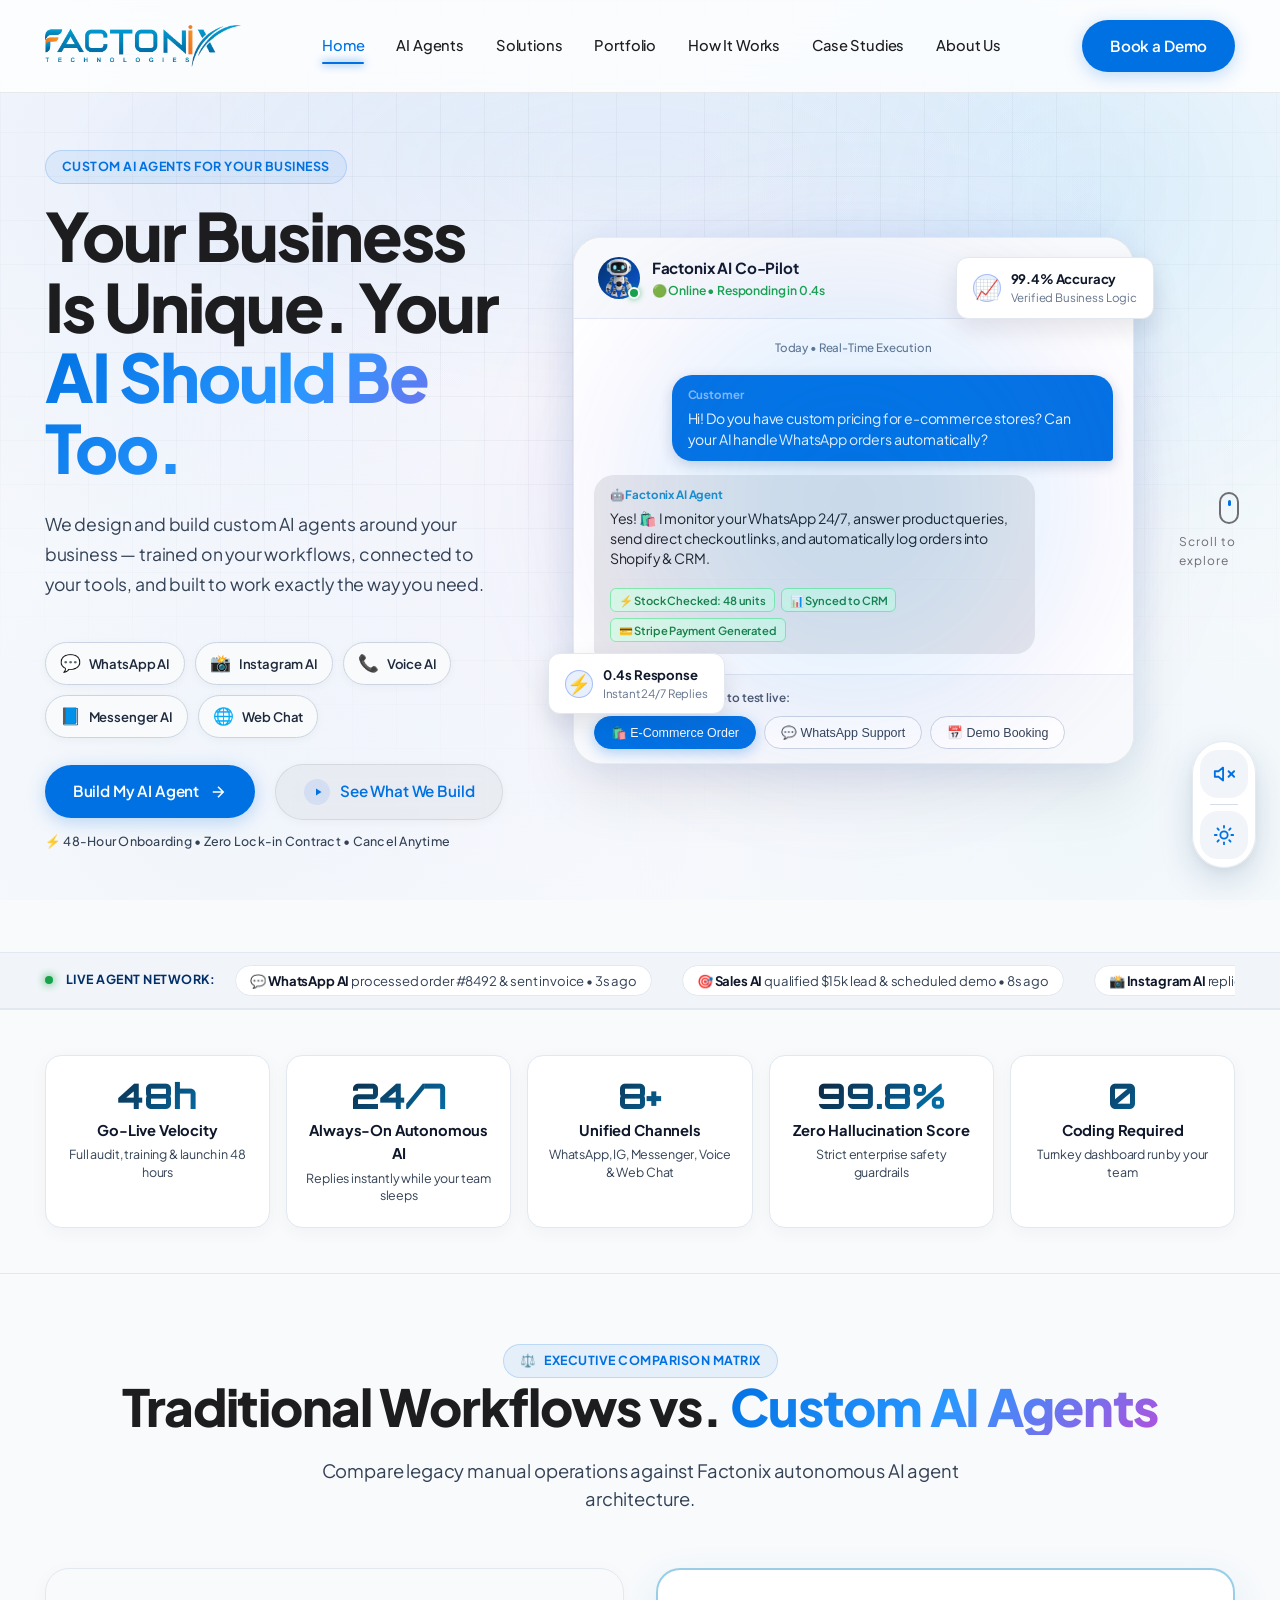
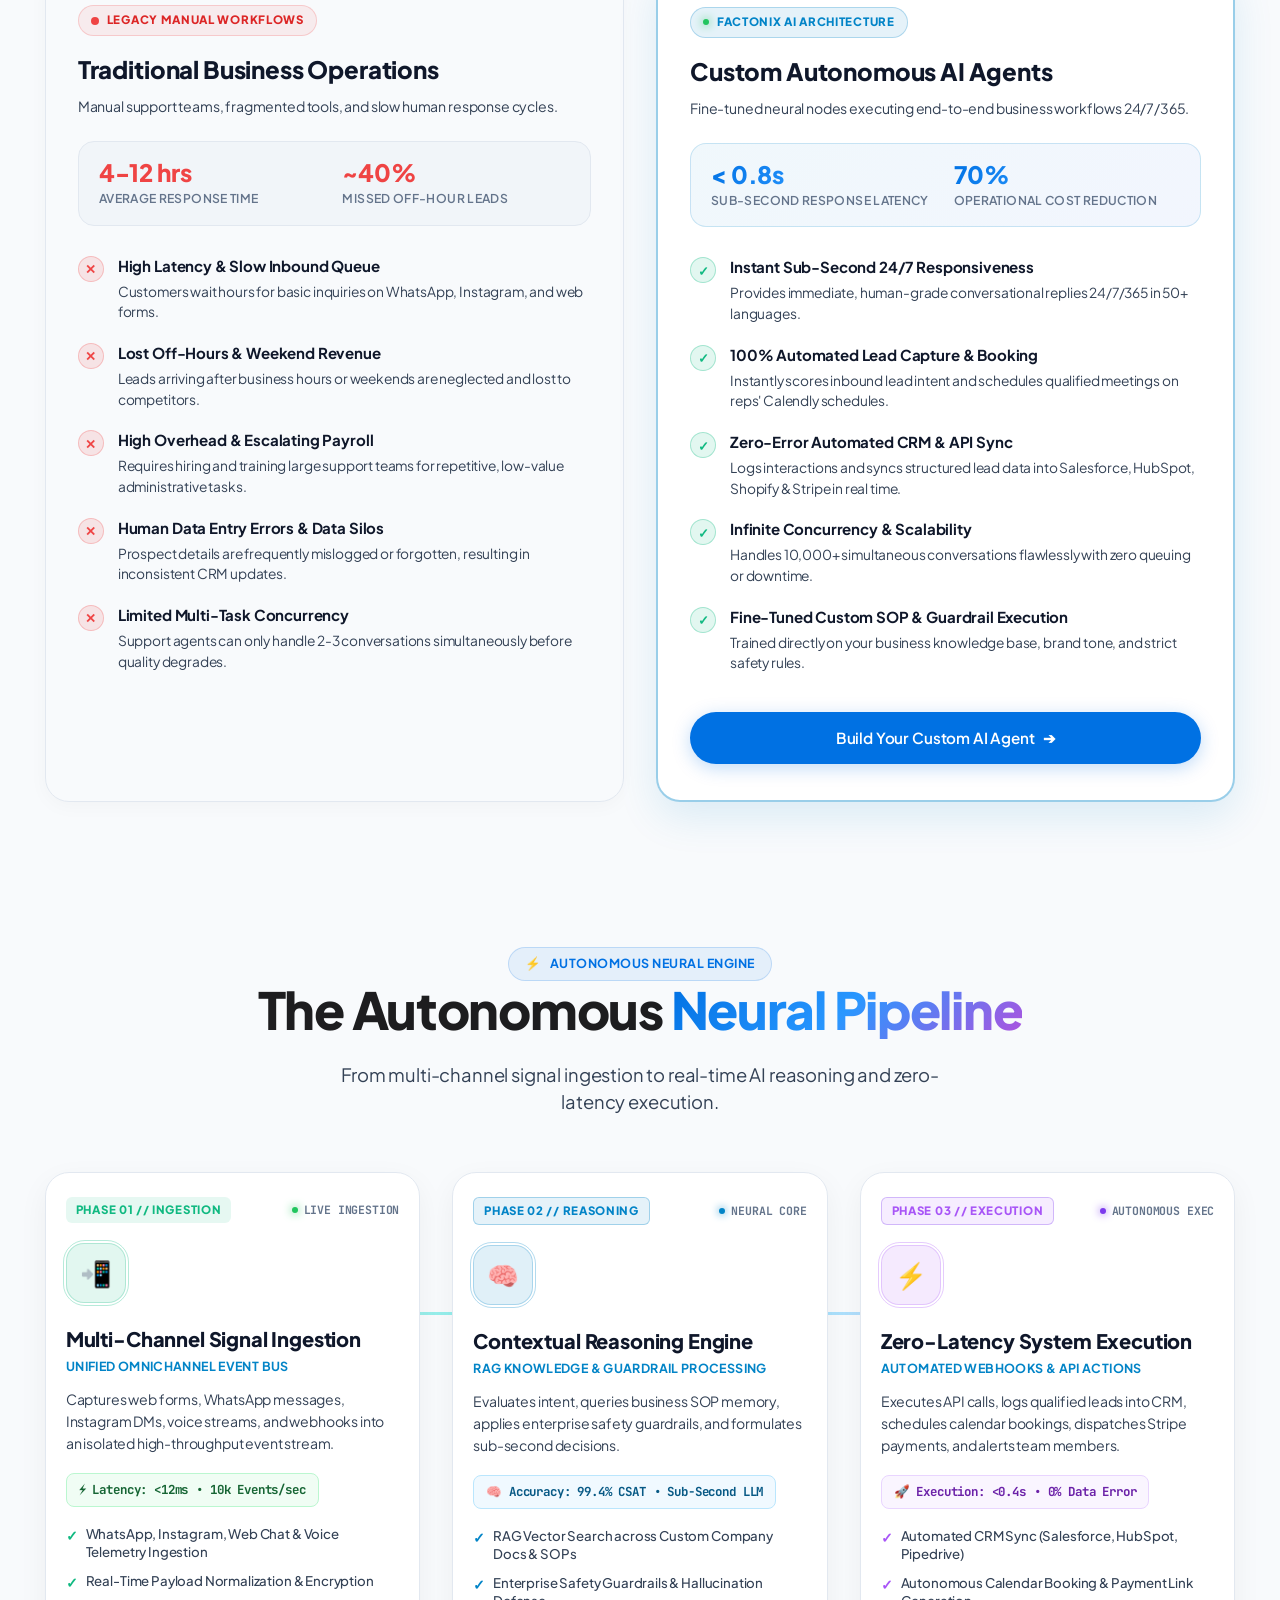
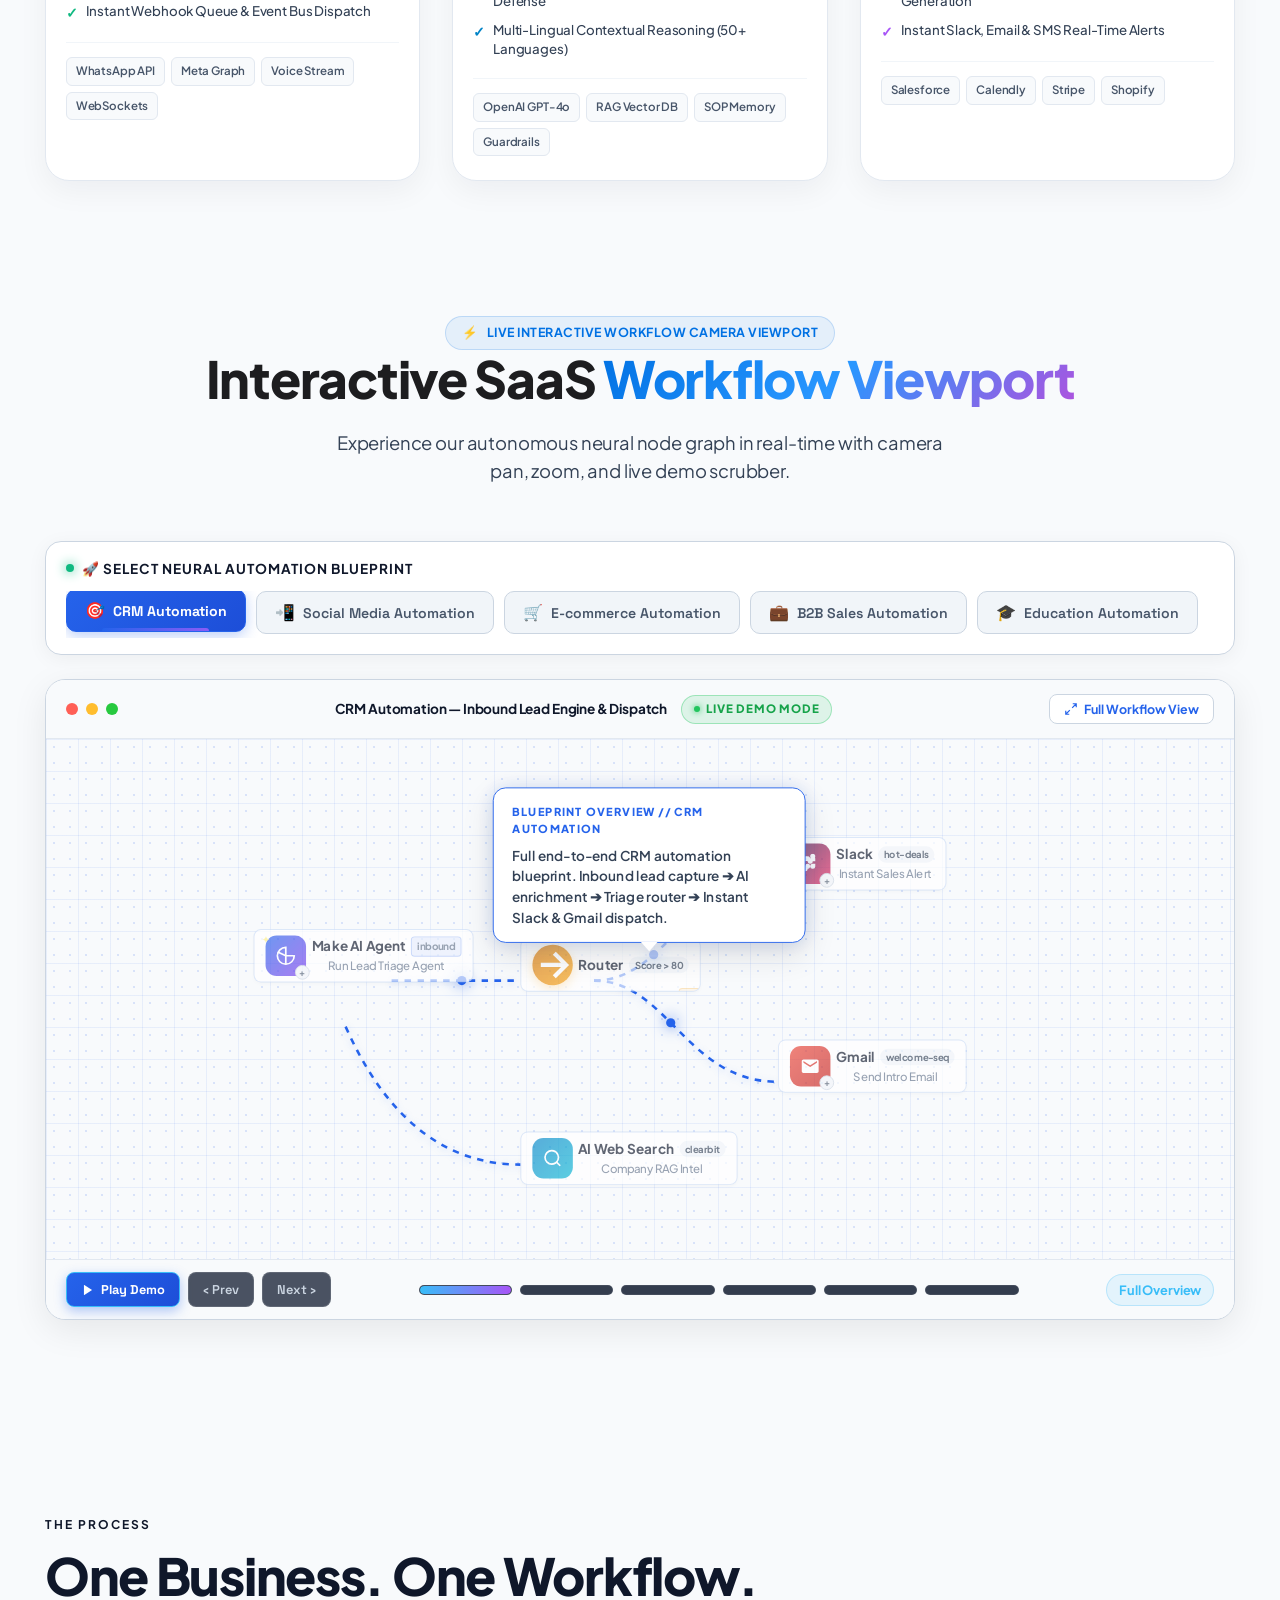
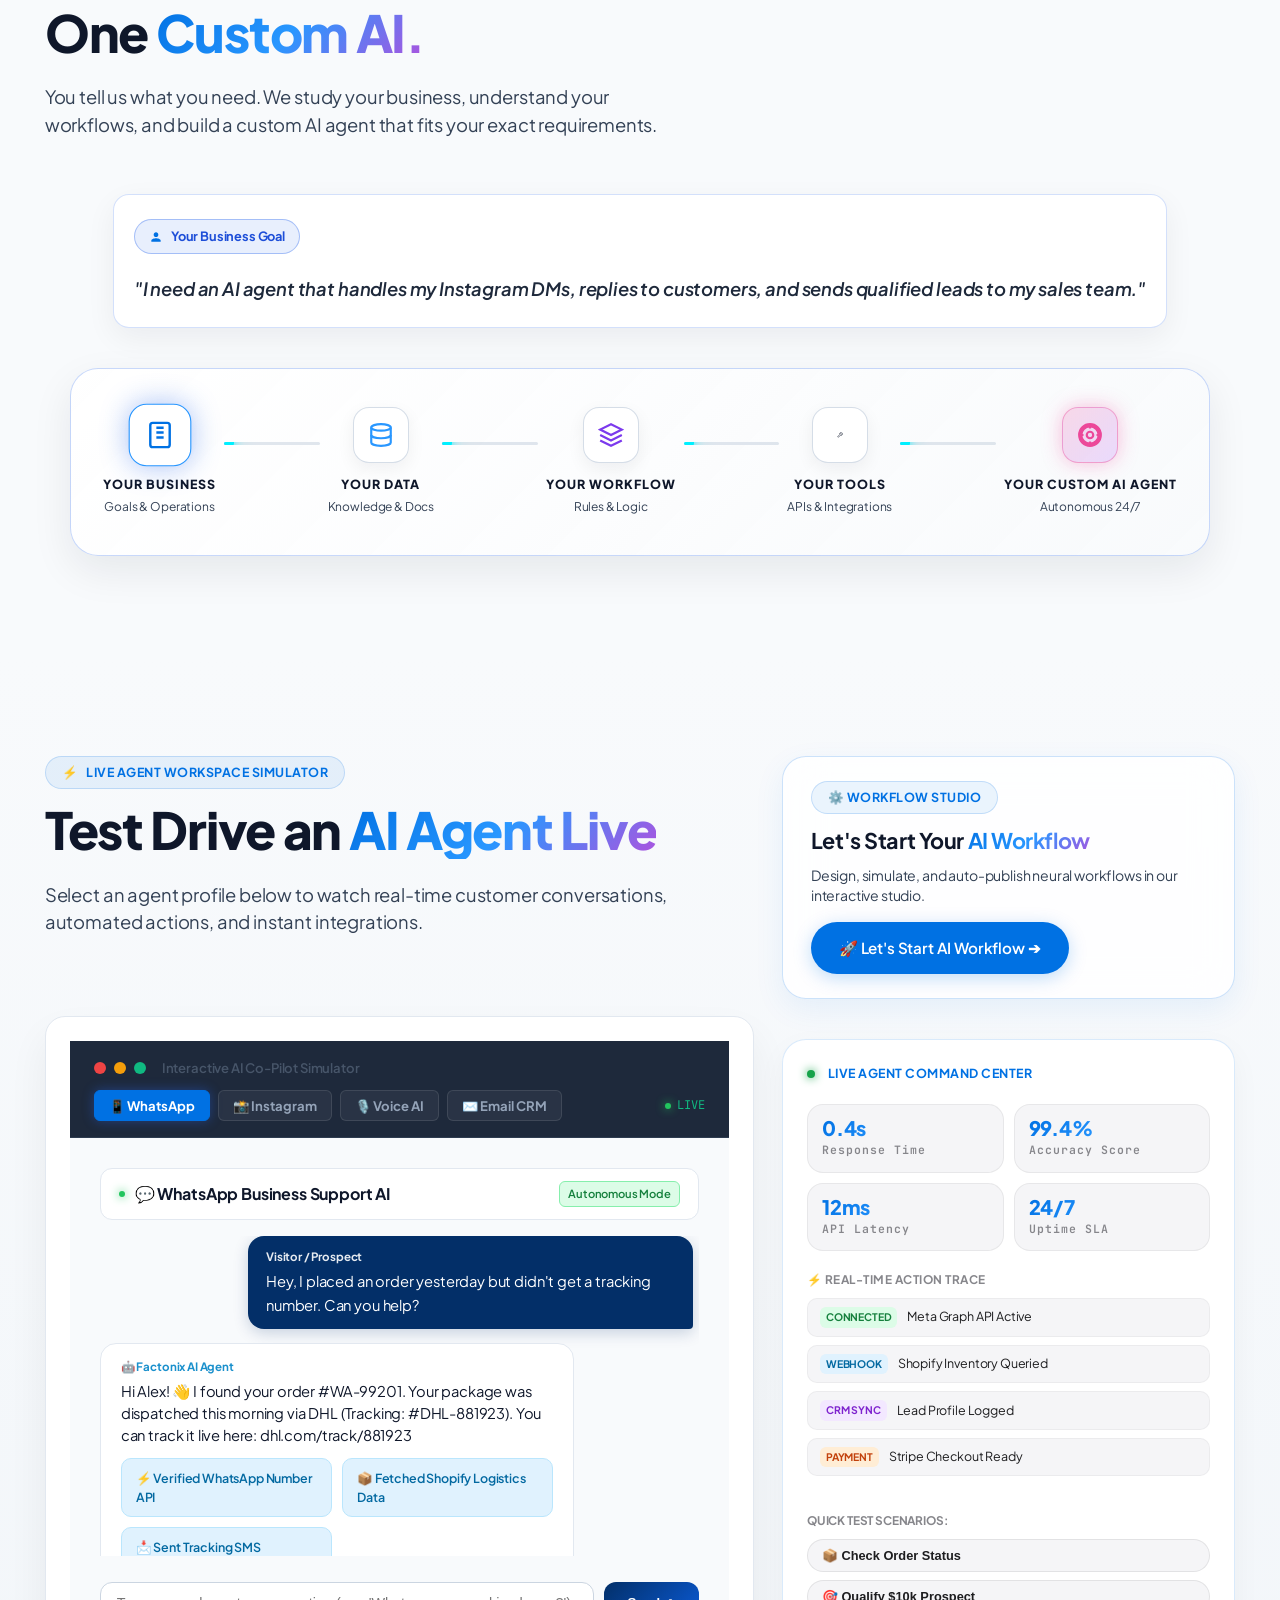
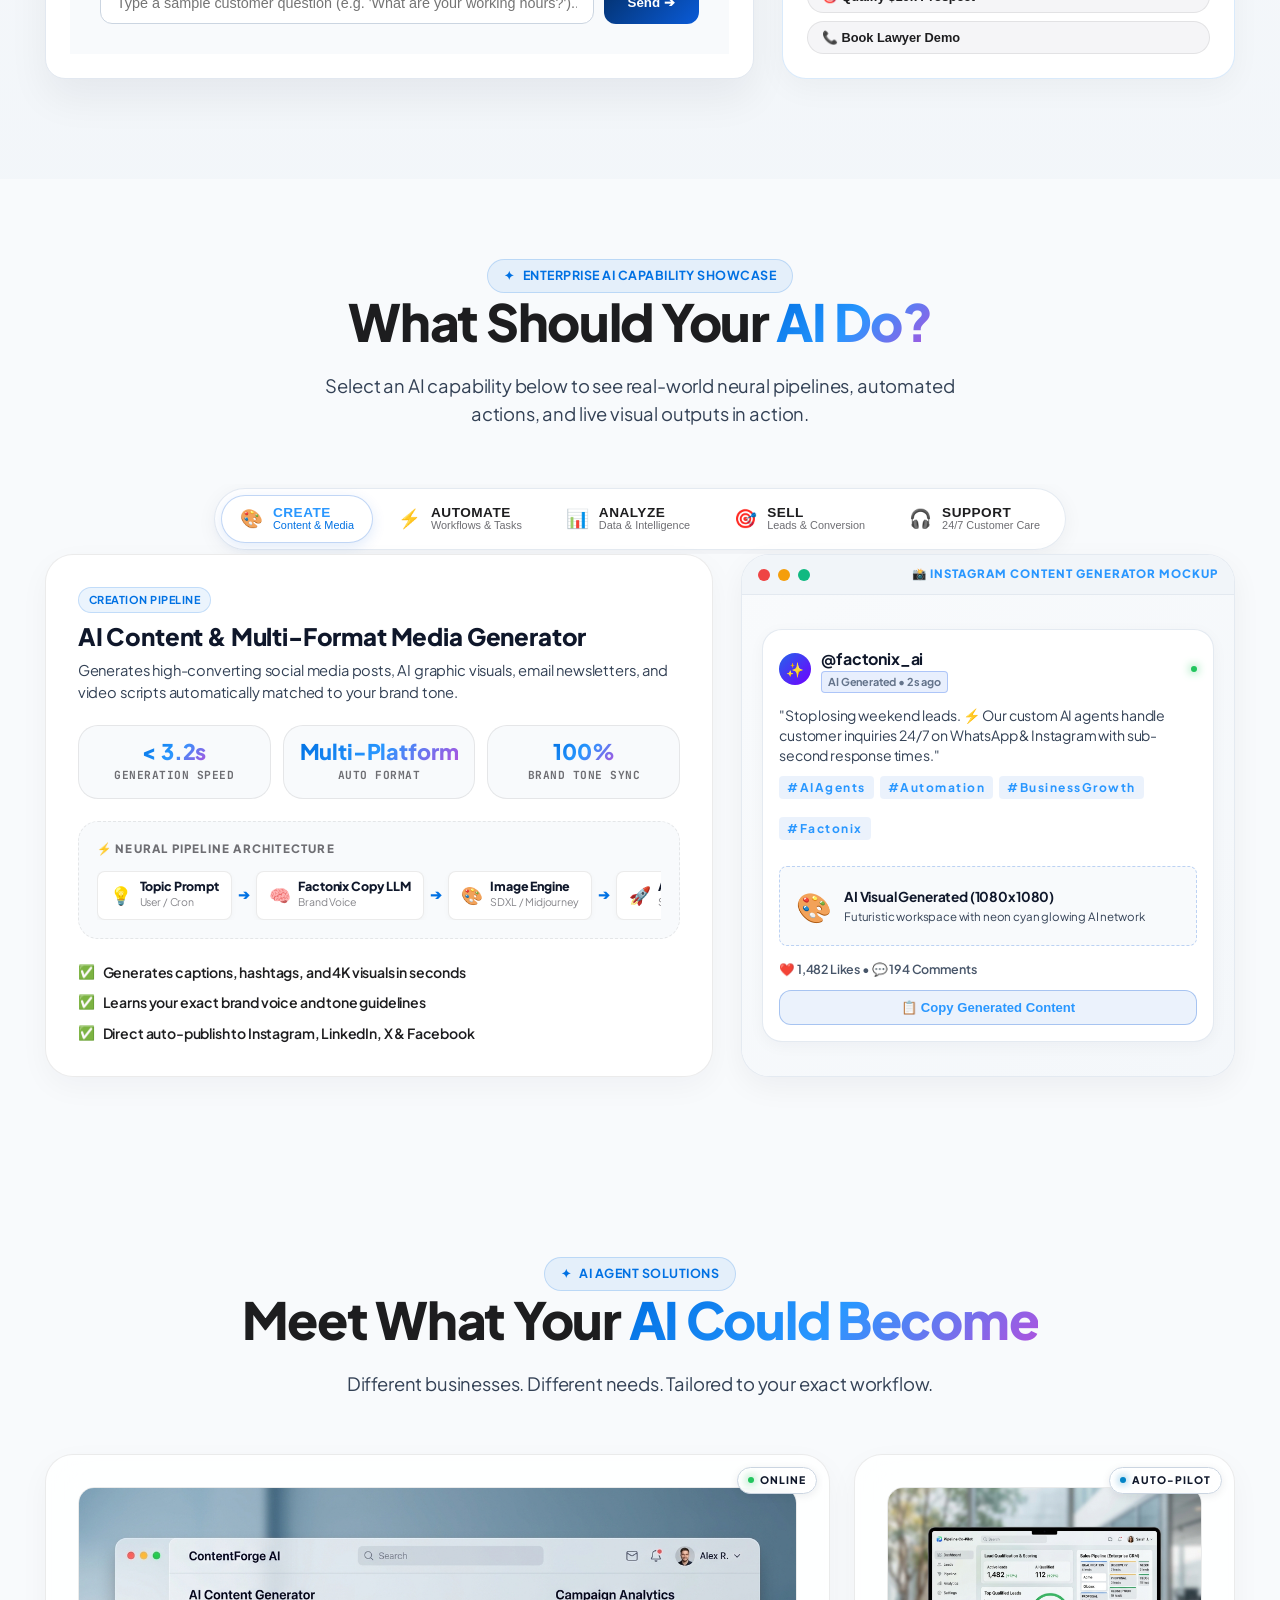
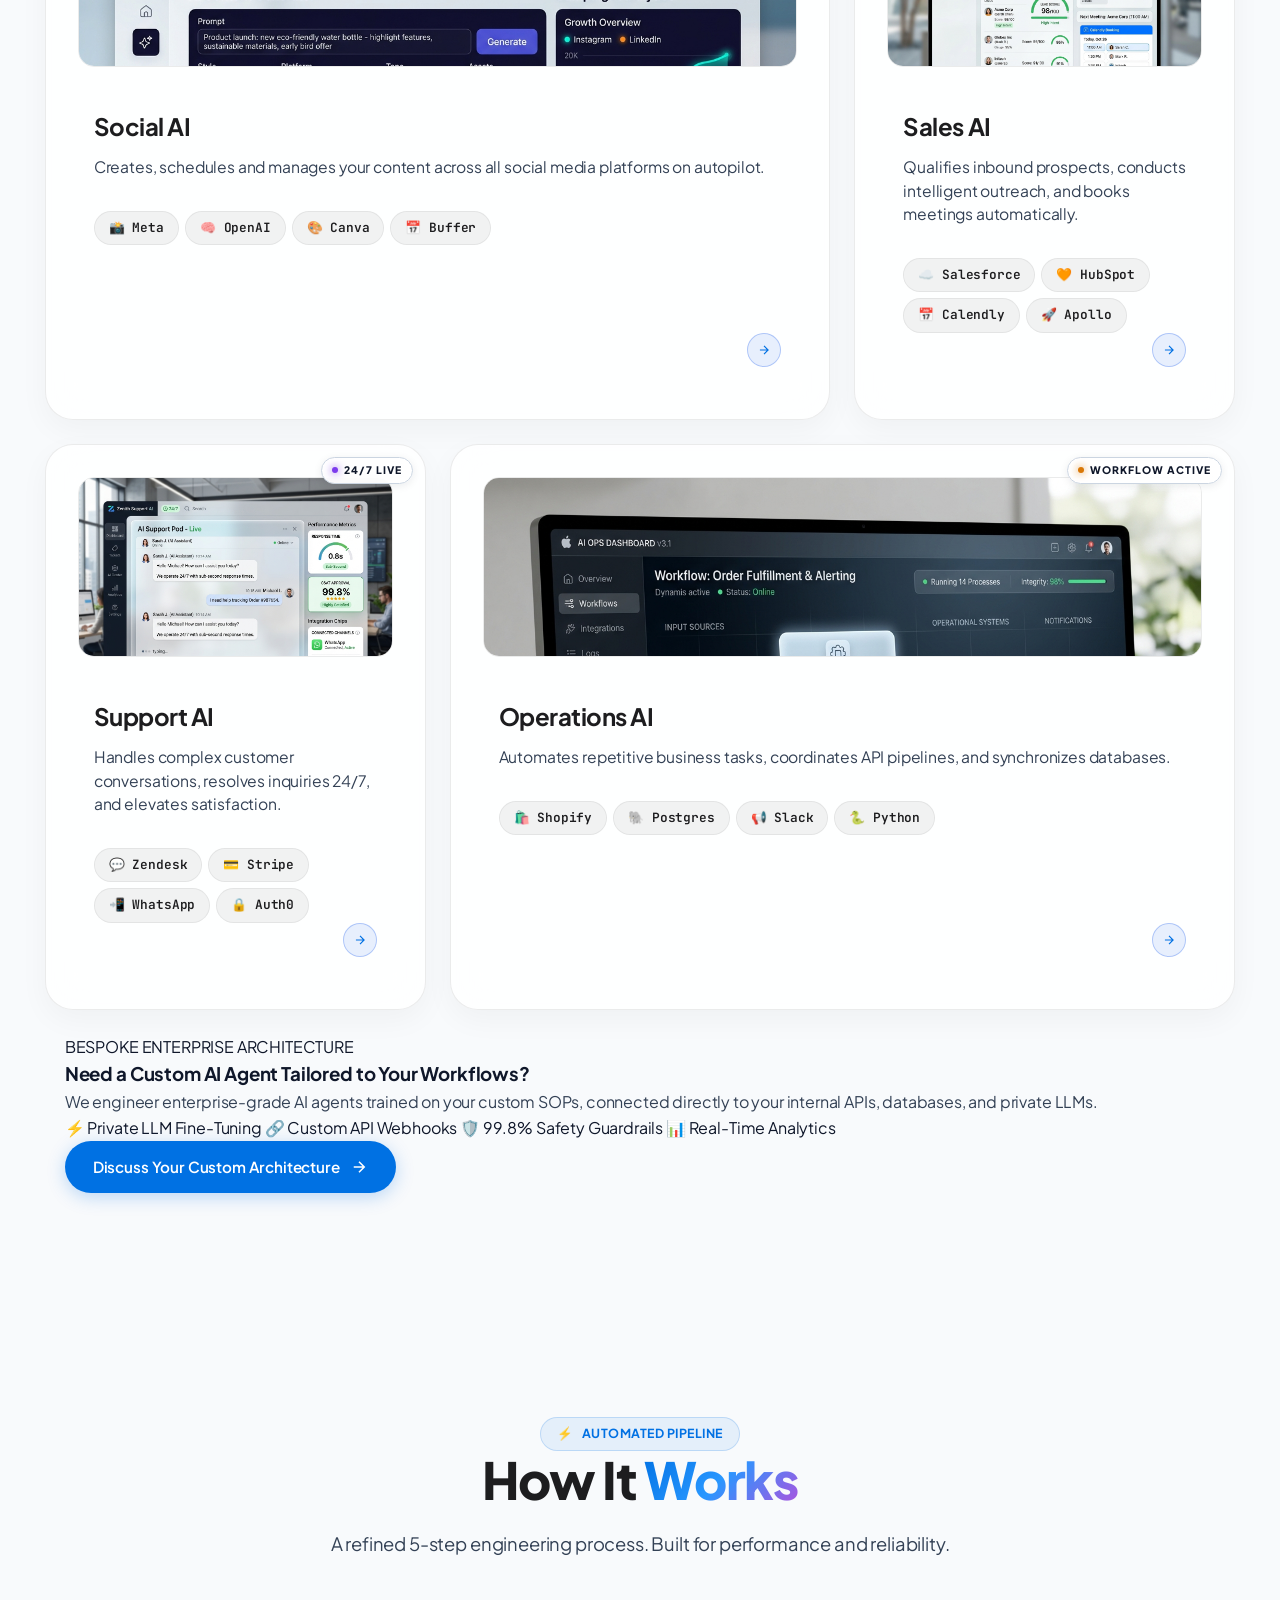
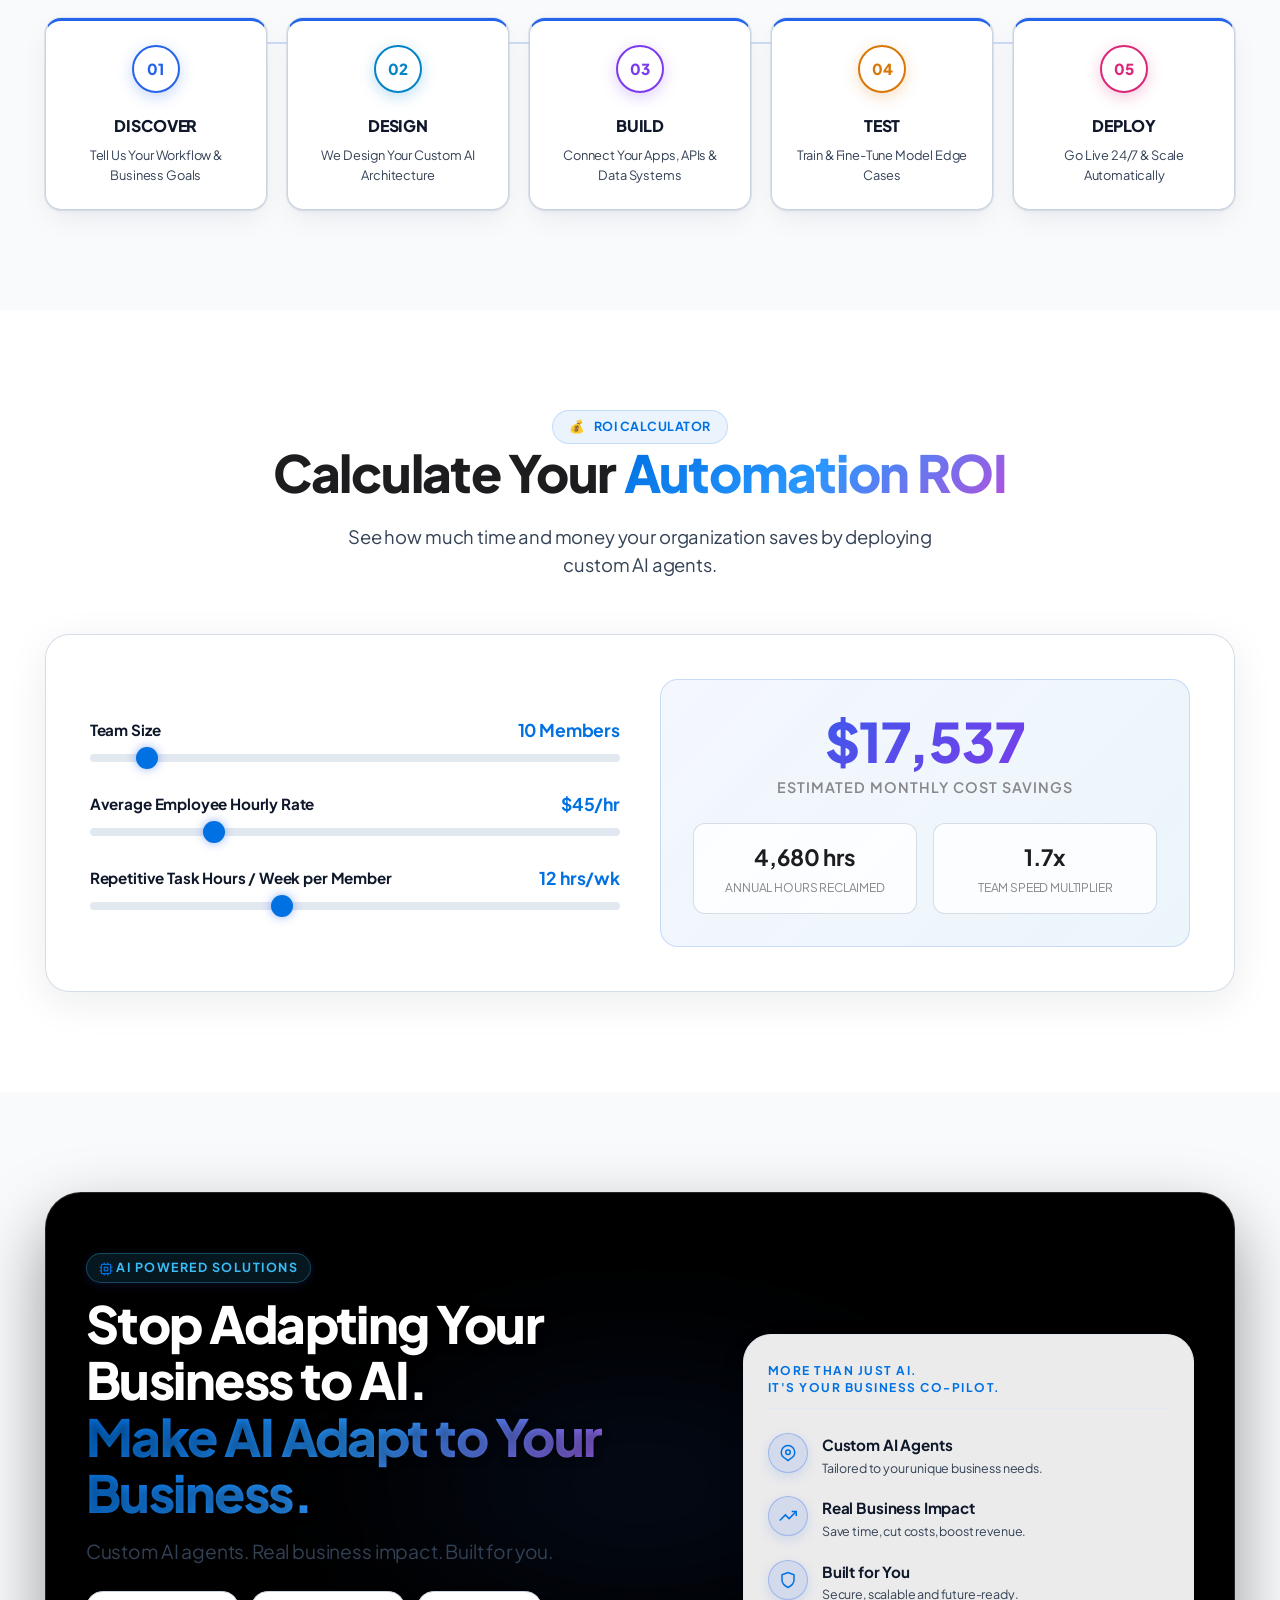
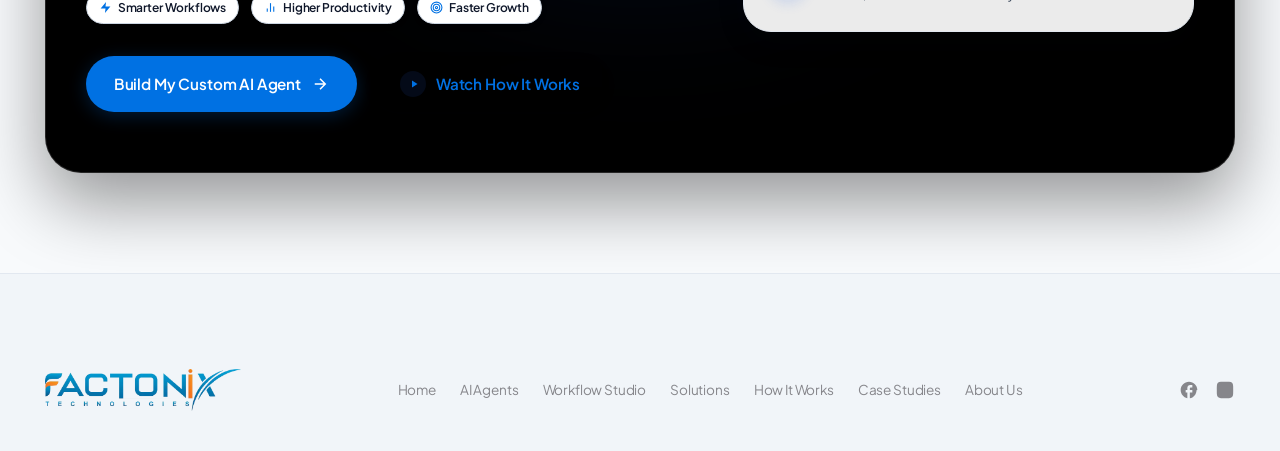
<file: index.html>
<!DOCTYPE html>
<html lang="en">
<head>
    <meta charset="UTF-8">
    <meta name="viewport" content="width=device-width, initial-scale=1.0">
    <title>Factonix Technologies | Custom AI Agents &amp; Business Automation</title>
    <meta name="description" content="Build custom AI agents for your business with Factonix. Deploy autonomous agents for WhatsApp, Instagram, Voice, and CRM that qualify leads, handle support, and automate workflows 24/7.">
    <meta name="keywords" content="custom AI agents, autonomous AI, AI workflow automation, WhatsApp AI, voice AI agent, customer support AI, AI agent studio, CRM automation">
    <meta name="author" content="Factonix Technologies">
    <meta name="robots" content="index, follow, max-image-preview:large, max-snippet:-1, max-video-preview:-1">
    <link rel="canonical" href="https://factonix.com/">
    <link rel="icon" type="image/webp" href="assets/images/favicon-logo.ico">

    <!-- Open Graph / Facebook -->
    <meta property="og:type" content="website">
    <meta property="og:locale" content="en_US">
    <meta property="og:url" content="https://factonix.com/">
    <meta property="og:site_name" content="Factonix Technologies">
    <meta property="og:title" content="Factonix Technologies | Custom AI Agents &amp; Business Automation">
    <meta property="og:description" content="We design and build custom AI agents trained on your workflows, connected to your tools, and built to work exactly the way your business needs.">
    <meta property="og:image" content="https://factonix.com/assets/images/logo.webp">

    <!-- Twitter Card -->
    <meta name="twitter:card" content="summary_large_image">
    <meta name="twitter:title" content="Factonix Technologies | Custom AI Agents &amp; Business Automation">
    <meta name="twitter:description" content="We design and build custom AI agents trained on your workflows, connected to your tools, and built to work exactly the way your business needs.">
    <meta name="twitter:image" content="https://factonix.com/assets/images/logo.webp">

    <!-- Structured Data (JSON-LD) -->
    <script type="application/ld+json">
    {
      "@context": "https://schema.org",
      "@graph": [
        {
          "@type": "Organization",
          "@id": "https://factonix.com/#organization",
          "name": "Factonix Technologies",
          "url": "https://factonix.com/",
          "logo": {
            "@type": "ImageObject",
            "url": "https://factonix.com/assets/images/logo.webp",
            "caption": "Factonix Technologies Logo"
          },
          "description": "Provider of custom autonomous AI agents, enterprise workflow automation, and omnichannel conversational AI systems.",
          "contactPoint": {
            "@type": "ContactPoint",
            "contactType": "customer support",
            "url": "https://factonix.com/contact"
          }
        },
        {
          "@type": "WebSite",
          "@id": "https://factonix.com/#website",
          "url": "https://factonix.com/",
          "name": "Factonix Technologies",
          "publisher": { "@id": "https://factonix.com/#organization" }
        }
      ]
    }
    </script>

    <!-- Google Fonts -->
    <link rel="preconnect" href="https://fonts.googleapis.com">
    <link rel="preconnect" href="https://fonts.gstatic.com" crossorigin>
    <link href="https://fonts.googleapis.com/css2?family=JetBrains+Mono:wght@400;500;700&family=Orbitron:wght@500;600;700;800;900&family=Rajdhani:wght@500;600;700&family=Space+Grotesk:wght@400;500;600;700&display=swap" rel="stylesheet">
    <!-- Custom CSS -->
    <link rel="stylesheet" href="styles.css">
</head>
<body>
    <!-- Futuristic Sci-Fi Robot Preloader Overlay -->
    <div class="preloader-overlay" id="preloaderOverlay">
        <div class="preloader-content">
            <div class="preloader-ai-core">
                <div class="preloader-spin-ring ring-outer"></div>
                <div class="preloader-spin-ring ring-inner"></div>
                <div class="preloader-core-icon">⚡</div>
            </div>
            
            <div class="preloader-text-box">
                <span class="preloader-typed-text" id="preloaderTypedText"></span><span class="preloader-cursor">|</span>
            </div>
            
            <div class="preloader-progress-box">
                <div class="preloader-progress-bar">
                    <div class="preloader-progress-fill" id="preloaderFill"></div>
                </div>
                <div class="preloader-status">
                    <span class="status-label">INITIALIZING NEURAL AGENTS</span>
                    <span class="status-percent" id="preloaderPercent">0%</span>
                </div>
            </div>
        </div>
    </div>



    <!-- Header Navigation -->
    <header class="navbar">
        <div class="container container-fluid nav-container">
            <a href="./" class="logo">
                <img src="assets/images/logo.webp" alt="Factonix Technologies" class="logo-img">
            </a>

            <nav class="nav-links" id="navLinks">
                <a href="./" class="active">Home</a>
                <a href="ai-agents">AI Agents</a>
                <a href="solutions">Solutions</a>
                <a href="portfolio">Portfolio</a>
                <a href="how-it-works">How It Works</a>
                <a href="case-studies">Case Studies</a>
                <a href="about-us">About Us</a>
            </nav>

            <div class="nav-actions">
                <a href="contact?service=book-demo" class="btn btn-primary btn-sm">Book a Demo</a>
                <button class="mobile-toggle" id="mobileToggle" aria-label="Toggle menu">
                    <span></span><span></span><span></span>
                </button>
            </div>
        </div>
    </header>

    <!-- Hero Section with Realistic Interactive AI Agent Demo -->
    <section class="hero-scroll-track" id="home">
        <div class="hero-sticky-wrapper">
            <div class="container container-fluid hero-grid">
                <div class="hero-content">
                    <div class="sub-tag">CUSTOM AI AGENTS FOR YOUR BUSINESS</div>
                    <h1 class="hero-title">
                        Your Business Is Unique. Your <span class="text-glow">AI Should Be Too.</span>
                    </h1>
                    <p class="hero-description">
                        We design and build custom AI agents around your business — trained on your workflows, connected to your tools, and built to work exactly the way you need.
                    </p>

                    <!-- Hero Omnichannel Badges Bar -->
                    <div class="hero-channels-row">
                        <div class="hero-channel-item"><span class="channel-icon">💬</span> WhatsApp AI</div>
                        <div class="hero-channel-item"><span class="channel-icon">📸</span> Instagram AI</div>
                        <div class="hero-channel-item"><span class="channel-icon">📞</span> Voice AI</div>
                        <div class="hero-channel-item"><span class="channel-icon">📘</span> Messenger AI</div>
                        <div class="hero-channel-item"><span class="channel-icon">🌐</span> Web Chat</div>
                    </div>

                    <div class="hero-btns">
                        <a href="contact?service=build-my-agent" class="btn btn-primary btn-glow">
                            Build My AI Agent
                            <svg class="arrow-icon" viewBox="0 0 24 24" fill="none" stroke="currentColor" stroke-width="2"><path d="M5 12h14M12 5l7 7-7 7"/></svg>
                        </a>
                        <a href="portfolio" class="btn btn-secondary">
                            <span class="play-icon-wrapper">
                                <svg class="play-icon" viewBox="0 0 24 24" fill="currentColor"><path d="M8 5v14l11-7z"/></svg>
                            </span>
                            See What We Build
                        </a>
                    </div>
                    <p class="hero-trust-subtext">⚡ 48-Hour Onboarding • Zero Lock-in Contract • Cancel Anytime</p>
                </div>

                <!-- Hero Visual Showcase: Realistic Live AI Agent Demo -->
                <div class="hero-visual">
                    <div class="robot-wrapper realistic-hero-card">
                        <!-- Ambient Glow -->
                        <div class="glow-orb"></div>

                        <!-- Realistic Chat Card -->
                        <div class="realistic-chat-card">
                            <div class="chat-card-header">
                                <div class="agent-avatar-status">
                                    <div class="agent-avatar-img">
                                        <img src="assets/images/agent.png" alt="Factonix AI Co-Pilot">
                                        <span class="online-dot"></span>
                                    </div>
                                    <div class="agent-avatar-info">
                                        <span class="agent-name">Factonix AI Co-Pilot</span>
                                        <span class="agent-status-text">🟢 Online • Responding in 0.4s</span>
                                    </div>
                                </div>
                                <div class="header-channel-badges">
                                    <span class="channel-pill wa-pill active" id="heroChannelBadge">WhatsApp AI</span>
                                </div>
                            </div>

                            <div class="chat-card-body" id="heroChatBody">
                                <div class="chat-timestamp">Today • Real-Time Execution</div>

                                <div class="msg-bubble user-msg" id="heroUserMsg">
                                    <div class="msg-sender">Customer</div>
                                    <div class="msg-text" id="heroUserText">Hi! Do you have custom pricing for e-commerce stores? Can your AI handle WhatsApp orders automatically?</div>
                                </div>

                                <div class="msg-bubble ai-msg" id="heroAiMsg">
                                    <div class="msg-sender">🤖 Factonix AI Agent</div>
                                    <div class="msg-text" id="heroAiText">
                                        Yes! 🛍️ I monitor your WhatsApp 24/7, answer product queries, send direct checkout links, and automatically log orders into Shopify & CRM.
                                    </div>
                                    
                                    <div class="ai-action-tags" id="heroActionTags">
                                        <span class="action-tag">⚡ Stock Checked: 48 units</span>
                                        <span class="action-tag">📊 Synced to CRM</span>
                                        <span class="action-tag">💳 Stripe Payment Generated</span>
                                    </div>
                                </div>
                            </div>

                            <div class="chat-card-prompts">
                                <span class="prompt-chip-label">Click a realistic scenario to test live:</span>
                                <div class="prompt-chips-wrapper">
                                    <button class="prompt-chip active" data-scenario="ecommerce">🛍️ E-Commerce Order</button>
                                    <!-- <button class="prompt-chip" data-scenario="leadgen">🎯 Lead Qualification</button> -->
                                    <button class="prompt-chip" data-scenario="support">💬 WhatsApp Support</button>
                                    <button class="prompt-chip" data-scenario="booking">📅 Demo Booking</button>
                                </div>
                            </div>
                        </div>

                        <!-- Floating Live Badges -->
                        <div class="hero-live-badge badge-left">
                            <span class="badge-icon">⚡</span>
                            <div class="badge-content-text">
                                <strong>0.4s Response</strong>
                                <span>Instant 24/7 Replies</span>
                            </div>
                        </div>

                        <div class="hero-live-badge badge-right">
                            <span class="badge-icon">📈</span>
                            <div class="badge-content-text">
                                <strong>99.4% Accuracy</strong>
                                <span>Verified Business Logic</span>
                            </div>
                        </div>
                    </div>
                </div>
            </div>
        </div>

        <!-- Scroll Indicator -->
        <div class="scroll-indicator">
            <div class="mouse-icon">
                <div class="wheel"></div>
            </div>
            <span>Scroll to explore</span>
        </div>
    </section>

    <!-- Client Logo Bar -->
    <!-- <section class="logo-bar">
        <div class="container container-fluid">
            <p class="logo-bar-title">Trusted by Forward Thinking Businesses</p>
            <div class="logos-wrapper">
                <span class="logo-item brand-amazon">amazon</span>
                <span class="logo-item brand-google">Google</span>
                <span class="logo-item brand-meta"><svg viewBox="0 0 24 24" fill="currentColor" class="inline-logo"><path d="M16.48 4.2C14.4 4.2 12.8 5.6 12 6.9C11.2 5.6 9.6 4.2 7.52 4.2C3.9 4.2 1 7.2 1 11.2C1 16 5.8 20.8 12 23.8C18.2 20.8 23 16 23 11.2C23 7.2 20.1 4.2 16.48 4.2Z"/></svg> Meta</span>
                <span class="logo-item brand-airbnb">airbnb</span>
                <span class="logo-item brand-microsoft"><svg viewBox="0 0 24 24" fill="currentColor" class="inline-logo"><path d="M1 1h10v10H1zM13 1h10v10H13zM1 13h10v10H1zM13 13h10v10H1z"/></svg> Microsoft</span>
                <span class="logo-item brand-cocacola">Coca-Cola</span>
                <span class="logo-item brand-tesla">T</span>
                <span class="logo-item brand-adobe">Adobe</span>
                <span class="logo-item brand-shopify">shopify</span>
                <span class="logo-item brand-zara">ZARA</span>
            </div>
        </div>
    </section> -->

    <!-- Live Real-World AI Agent Activity Stream -->
    <section class="live-activity-bar">
        <div class="container container-fluid">
            <div class="activity-bar-inner">
                <div class="activity-title">
                    <span class="status-pulse-dot"></span>
                    <strong>LIVE AGENT NETWORK:</strong>
                </div>
                <div class="activity-ticker-wrapper">
                    <div class="activity-ticker-track" id="activityTickerTrack">
                        <span class="activity-item">💬 <strong>WhatsApp AI</strong> processed order #8492 & sent invoice • 3s ago</span>
                        <span class="activity-item">🎯 <strong>Sales AI</strong> qualified $15k lead & scheduled demo • 8s ago</span>
                        <span class="activity-item">📸 <strong>Instagram AI</strong> replied to 24 product inquiries • 14s ago</span>
                        <span class="activity-item">📦 <strong>Ops AI</strong> synced 150 inventory updates to Shopify • 22s ago</span>
                        <span class="activity-item">📞 <strong>Voice AI</strong> completed automated intake call for law firm • 31s ago</span>
                        <span class="activity-item">💬 <strong>WhatsApp AI</strong> processed order #8492 & sent invoice • 3s ago</span>
                        <span class="activity-item">🎯 <strong>Sales AI</strong> qualified $15k lead & scheduled demo • 8s ago</span>
                        <span class="activity-item">📸 <strong>Instagram AI</strong> replied to 24 product inquiries • 14s ago</span>
                    </div>
                </div>
            </div>
        </div>
    </section>

    <!-- High-Impact 5-Metric Trust Cards Section -->
    <section class="hero-trust-metrics">
        <div class="container container-fluid">
            <div class="hero-metrics-grid">
                <div class="hero-metric-card">
                    <strong>48h</strong>
                    <span>Go-Live Velocity</span>
                    <p>Full audit, training & launch in 48 hours</p>
                </div>
                <div class="hero-metric-card">
                    <strong>24/7</strong>
                    <span>Always-On Autonomous AI</span>
                    <p>Replies instantly while your team sleeps</p>
                </div>
                <div class="hero-metric-card">
                    <strong>8+</strong>
                    <span>Unified Channels</span>
                    <p>WhatsApp, IG, Messenger, Voice & Web Chat</p>
                </div>
                <div class="hero-metric-card">
                    <strong>99.8%</strong>
                    <span>Zero Hallucination Score</span>
                    <p>Strict enterprise safety guardrails</p>
                </div>
                <div class="hero-metric-card">
                    <strong>0</strong>
                    <span>Coding Required</span>
                    <p>Turnkey dashboard run by your team</p>
                </div>
            </div>
        </div>
    </section>

    <!-- Traditional Workflows vs. Custom AI Agents Section -->
    <section class="section comparison-section" id="comparison">
        <div class="container container-fluid">
            <div class="text-center margin-bottom-40">
                <div class="cap-badge">
                    <span class="sparkle-icon">⚖️</span>
                    <span>EXECUTIVE COMPARISON MATRIX</span>
                </div>
                <h2 class="section-title text-center">Traditional Workflows vs. <span class="text-glow">Custom AI Agents</span></h2>
                <p class="section-subtitle text-center">Compare legacy manual operations against Factonix autonomous AI agent architecture.</p>
            </div>

            <!-- Comparison Cards 2-Column Grid -->
            <div class="comp-grid">
                
                <!-- Legacy Traditional Card -->
                <div class="comp-card comp-legacy-card">
                    <div class="comp-card-header">
                        <div class="comp-status-tag tag-legacy">
                            <span class="dot-red"></span>
                            <span>LEGACY MANUAL WORKFLOWS</span>
                        </div>
                        <h3>Traditional Business Operations</h3>
                        <p class="comp-card-sub">Manual support teams, fragmented tools, and slow human response cycles.</p>
                    </div>

                    <div class="comp-metric-summary summary-legacy">
                        <div class="metric-block">
                            <span class="metric-num text-red">4-12 hrs</span>
                            <span class="metric-label">Average Response Time</span>
                        </div>
                        <div class="metric-block">
                            <span class="metric-num text-red">~40%</span>
                            <span class="metric-label">Missed Off-Hour Leads</span>
                        </div>
                    </div>

                    <div class="comp-features-list">
                        <div class="comp-feature-item item-legacy">
                            <div class="feature-icon red-icon">✕</div>
                            <div class="feature-details">
                                <strong>High Latency & Slow Inbound Queue</strong>
                                <p>Customers wait hours for basic inquiries on WhatsApp, Instagram, and web forms.</p>
                            </div>
                        </div>

                        <div class="comp-feature-item item-legacy">
                            <div class="feature-icon red-icon">✕</div>
                            <div class="feature-details">
                                <strong>Lost Off-Hours & Weekend Revenue</strong>
                                <p>Leads arriving after business hours or weekends are neglected and lost to competitors.</p>
                            </div>
                        </div>

                        <div class="comp-feature-item item-legacy">
                            <div class="feature-icon red-icon">✕</div>
                            <div class="feature-details">
                                <strong>High Overhead & Escalating Payroll</strong>
                                <p>Requires hiring and training large support teams for repetitive, low-value administrative tasks.</p>
                            </div>
                        </div>

                        <div class="comp-feature-item item-legacy">
                            <div class="feature-icon red-icon">✕</div>
                            <div class="feature-details">
                                <strong>Human Data Entry Errors & Data Silos</strong>
                                <p>Prospect details are frequently mislogged or forgotten, resulting in inconsistent CRM updates.</p>
                            </div>
                        </div>

                        <div class="comp-feature-item item-legacy">
                            <div class="feature-icon red-icon">✕</div>
                            <div class="feature-details">
                                <strong>Limited Multi-Task Concurrency</strong>
                                <p>Support agents can only handle 2-3 conversations simultaneously before quality degrades.</p>
                            </div>
                        </div>
                    </div>
                </div>

                <!-- Factonix Custom AI Card (Elevated Featured Card) -->
                <div class="comp-card comp-ai-card glow-blue-card">
                    <div class="comp-card-header">
                        <div class="comp-status-tag tag-ai">
                            <span class="status-dot green-pulse"></span>
                            <span>FACTONIX AI ARCHITECTURE</span>
                        </div>
                        <h3>Custom Autonomous AI Agents</h3>
                        <p class="comp-card-sub">Fine-tuned neural nodes executing end-to-end business workflows 24/7/365.</p>
                    </div>

                    <div class="comp-metric-summary summary-ai">
                        <div class="metric-block">
                            <span class="metric-num text-glow">&lt; 0.8s</span>
                            <span class="metric-label">Sub-Second Response Latency</span>
                        </div>
                        <div class="metric-block">
                            <span class="metric-num text-glow">70%</span>
                            <span class="metric-label">Operational Cost Reduction</span>
                        </div>
                    </div>

                    <div class="comp-features-list">
                        <div class="comp-feature-item item-ai">
                            <div class="feature-icon green-icon">✓</div>
                            <div class="feature-details">
                                <strong>Instant Sub-Second 24/7 Responsiveness</strong>
                                <p>Provides immediate, human-grade conversational replies 24/7/365 in 50+ languages.</p>
                            </div>
                        </div>

                        <div class="comp-feature-item item-ai">
                            <div class="feature-icon green-icon">✓</div>
                            <div class="feature-details">
                                <strong>100% Automated Lead Capture & Booking</strong>
                                <p>Instantly scores inbound lead intent and schedules qualified meetings on reps' Calendly schedules.</p>
                            </div>
                        </div>

                        <div class="comp-feature-item item-ai">
                            <div class="feature-icon green-icon">✓</div>
                            <div class="feature-details">
                                <strong>Zero-Error Automated CRM & API Sync</strong>
                                <p>Logs interactions and syncs structured lead data into Salesforce, HubSpot, Shopify & Stripe in real time.</p>
                            </div>
                        </div>

                        <div class="comp-feature-item item-ai">
                            <div class="feature-icon green-icon">✓</div>
                            <div class="feature-details">
                                <strong>Infinite Concurrency & Scalability</strong>
                                <p>Handles 10,000+ simultaneous conversations flawlessly with zero queuing or downtime.</p>
                            </div>
                        </div>

                        <div class="comp-feature-item item-ai">
                            <div class="feature-icon green-icon">✓</div>
                            <div class="feature-details">
                                <strong>Fine-Tuned Custom SOP & Guardrail Execution</strong>
                                <p>Trained directly on your business knowledge base, brand tone, and strict safety rules.</p>
                            </div>
                        </div>
                    </div>

                    <div class="comp-card-footer">
                        <a href="contact?service=build-my-agent" class="btn btn-primary btn-block btn-glow">
                            Build Your Custom AI Agent <span>➔</span>
                        </a>
                    </div>
                </div>

            </div>
        </div>
    </section>

    <!-- Three-Phase Neural Pipeline Section (Factonix Custom UI) -->
    <section class="section three-step-section" id="neural-pipeline">
        <div class="container container-fluid">
            <div class="section-header text-center margin-bottom-40">
                <div class="cap-badge">
                    <span class="sparkle-icon">⚡</span>
                    <span>AUTONOMOUS NEURAL ENGINE</span>
                </div>
                <h2 class="section-title text-center">The Autonomous <span class="text-glow">Neural Pipeline</span></h2>
                <p class="section-subtitle text-center">From multi-channel signal ingestion to real-time AI reasoning and zero-latency execution.</p>
            </div>

            <!-- Neural Pipeline Flow Container -->
            <div class="neural-pipeline-container">
                
                <!-- Connector Flow Line (Desktop) -->
                <div class="neural-flow-line-track">
                    <div class="flow-pulse-particle particle-1"></div>
                    <div class="flow-pulse-particle particle-2"></div>
                </div>

                <div class="neural-pipeline-grid">
                    
                    <!-- Phase 01: Ingestion -->
                    <div class="neural-phase-card card-3d phase-ingestion">
                        <div class="phase-top-bar">
                            <span class="phase-num-tag tag-emerald">PHASE 01 // INGESTION</span>
                            <div class="phase-status-live">
                                <span class="status-dot green-pulse"></span>
                                <span>LIVE INGESTION</span>
                            </div>
                        </div>

                        <div class="phase-icon-hub hub-emerald">
                            <div class="hub-pulse-ring"></div>
                            <span class="hub-icon">📲</span>
                        </div>

                        <div class="phase-content">
                            <h3>Multi-Channel Signal Ingestion</h3>
                            <span class="phase-tagline">Unified Omnichannel Event Bus</span>
                            <p>Captures web forms, WhatsApp messages, Instagram DMs, voice streams, and webhooks into an isolated high-throughput event stream.</p>
                            
                            <div class="phase-telemetry-pill pill-emerald">
                                <span>⚡ Latency: &lt;12ms</span>
                                <span>• 10k Events/sec</span>
                            </div>

                            <ul class="phase-bullets-list">
                                <li><span class="check-bullet emerald">✓</span> WhatsApp, Instagram, Web Chat & Voice Telemetry Ingestion</li>
                                <li><span class="check-bullet emerald">✓</span> Real-Time Payload Normalization & Encryption</li>
                                <li><span class="check-bullet emerald">✓</span> Instant Webhook Queue & Event Bus Dispatch</li>
                            </ul>

                            <div class="phase-tools-row">
                                <span class="p-chip">WhatsApp API</span>
                                <span class="p-chip">Meta Graph</span>
                                <span class="p-chip">Voice Stream</span>
                                <span class="p-chip">WebSockets</span>
                            </div>
                        </div>
                    </div>

                    <!-- Phase 02: Reasoning -->
                    <div class="neural-phase-card card-3d phase-reasoning glow-blue-card">
                        <div class="phase-top-bar">
                            <span class="phase-num-tag tag-cyan">PHASE 02 // REASONING</span>
                            <div class="phase-status-live">
                                <span class="status-dot cyan-pulse"></span>
                                <span>NEURAL CORE</span>
                            </div>
                        </div>

                        <div class="phase-icon-hub hub-cyan">
                            <div class="hub-pulse-ring"></div>
                            <span class="hub-icon">🧠</span>
                        </div>

                        <div class="phase-content">
                            <h3>Contextual Reasoning Engine</h3>
                            <span class="phase-tagline">RAG Knowledge & Guardrail Processing</span>
                            <p>Evaluates intent, queries business SOP memory, applies enterprise safety guardrails, and formulates sub-second decisions.</p>
                            
                            <div class="phase-telemetry-pill pill-cyan">
                                <span>🧠 Accuracy: 99.4% CSAT</span>
                                <span>• Sub-Second LLM</span>
                            </div>

                            <ul class="phase-bullets-list">
                                <li><span class="check-bullet cyan">✓</span> RAG Vector Search across Custom Company Docs & SOPs</li>
                                <li><span class="check-bullet cyan">✓</span> Enterprise Safety Guardrails & Hallucination Defense</li>
                                <li><span class="check-bullet cyan">✓</span> Multi-Lingual Contextual Reasoning (50+ Languages)</li>
                            </ul>

                            <div class="phase-tools-row">
                                <span class="p-chip">OpenAI GPT-4o</span>
                                <span class="p-chip">RAG Vector DB</span>
                                <span class="p-chip">SOP Memory</span>
                                <span class="p-chip">Guardrails</span>
                            </div>
                        </div>
                    </div>

                    <!-- Phase 03: Execution -->
                    <div class="neural-phase-card card-3d phase-execution">
                        <div class="phase-top-bar">
                            <span class="phase-num-tag tag-purple">PHASE 03 // EXECUTION</span>
                            <div class="phase-status-live">
                                <span class="status-dot purple-pulse"></span>
                                <span>AUTONOMOUS EXEC</span>
                            </div>
                        </div>

                        <div class="phase-icon-hub hub-purple">
                            <div class="hub-pulse-ring"></div>
                            <span class="hub-icon">⚡</span>
                        </div>

                        <div class="phase-content">
                            <h3>Zero-Latency System Execution</h3>
                            <span class="phase-tagline">Automated Webhooks & API Actions</span>
                            <p>Executes API calls, logs qualified leads into CRM, schedules calendar bookings, dispatches Stripe payments, and alerts team members.</p>
                            
                            <div class="phase-telemetry-pill pill-purple">
                                <span>🚀 Execution: &lt;0.4s</span>
                                <span>• 0% Data Error</span>
                            </div>

                            <ul class="phase-bullets-list">
                                <li><span class="check-bullet purple">✓</span> Automated CRM Sync (Salesforce, HubSpot, Pipedrive)</li>
                                <li><span class="check-bullet purple">✓</span> Autonomous Calendar Booking & Payment Link Generation</li>
                                <li><span class="check-bullet purple">✓</span> Instant Slack, Email & SMS Real-Time Alerts</li>
                            </ul>

                            <div class="phase-tools-row">
                                <span class="p-chip">Salesforce</span>
                                <span class="p-chip">Calendly</span>
                                <span class="p-chip">Stripe</span>
                                <span class="p-chip">Shopify</span>
                            </div>
                        </div>
                    </div>

                </div>
            </div>
        </div>
    </section>

    <!-- Interactive AI Architecture Blueprint Camera Viewport Section -->
    <section class="section interactive-studio-section" style="padding: 60px 0;">
        <div class="container container-fluid">
            <div class="section-header text-center" style="text-align: center; margin-bottom: 30px;">
                <div class="cap-badge">
                    <span class="sparkle-icon">⚡</span>
                    <span>LIVE INTERACTIVE WORKFLOW CAMERA VIEWPORT</span>
                </div>
                <h2 class="section-title text-center">Interactive SaaS <span class="text-glow">Workflow Viewport</span></h2>
                <p class="section-subtitle text-center">Experience our autonomous neural node graph in real-time with camera pan, zoom, and live demo scrubber.</p>
            </div>

            <!-- Horizontal Workflow Selector Tabs Bar -->
            <div class="studio-tabs-bar">
                <div class="studio-tabs-header">
                    <span class="studio-tabs-title"><span class="studio-dot green-pulse"></span> 🚀 SELECT NEURAL AUTOMATION BLUEPRINT</span>
                </div>
                <div class="studio-nav-tabs" id="studioNavTabs">
                    <button class="studio-tab-btn active" data-tab="crm">
                        <span class="tab-icon-box">🎯</span>
                        <span>CRM Automation</span>
                    </button>
                    <button class="studio-tab-btn" data-tab="social">
                        <span class="tab-icon-box">📲</span>
                        <span>Social Media Automation</span>
                    </button>
                    <button class="studio-tab-btn" data-tab="ecom">
                        <span class="tab-icon-box">🛒</span>
                        <span>E-commerce Automation</span>
                    </button>
                    <button class="studio-tab-btn" data-tab="b2b">
                        <span class="tab-icon-box">💼</span>
                        <span>B2B Sales Automation</span>
                    </button>
                    <button class="studio-tab-btn" data-tab="education">
                        <span class="tab-icon-box">🎓</span>
                        <span>Education Automation</span>
                    </button>
                </div>
            </div>

            <!-- Interactive Live Automation Workflow Walkthrough Viewport -->
            <div class="interactive-walkthrough-section" id="interactiveWalkthroughSection">
                <div class="demo-window-header">
                    <div class="window-controls">
                        <span class="dot red"></span>
                        <span class="dot yellow"></span>
                        <span class="dot green"></span>
                    </div>
                    <div class="window-title-bar">
                        <span class="title-text" id="demoTitleText">Make AI Agent Demo — Live Workflow Walkthrough</span>
                        <span class="hud-status-live"><span class="pulse-green"></span> LIVE DEMO MODE</span>
                    </div>
                    <div class="window-actions">
                        <button class="demo-btn-top" id="resetCameraBtn" title="Reset Viewport">
                            <svg width="14" height="14" viewBox="0 0 24 24" fill="none" stroke="currentColor" stroke-width="2"><path d="M15 3h6v6M9 21H3v-6M21 3l-7 7M3 21l7-7"/></svg> Full Workflow View
                        </button>
                    </div>
                </div>

                <!-- Canvas Camera Viewport Container -->
                <div class="walkthrough-viewport" id="walkthroughViewport">
                    <!-- Subtle Infinite Grid Background -->
                    <div class="canvas-grid-bg"></div>

                    <!-- Infinite Canvas Stage World (Transforms pan & zoom) -->
                    <div class="canvas-stage" id="canvasStage">
                        
                        <!-- SVG Data Flow Lines -->
                        <svg class="canvas-connections-svg" id="canvasConnectionsSvg" width="1000" height="520">
                            <defs>
                                <filter id="glowFilter" x="-20%" y="-20%" width="140%" height="140%">
                                    <feGaussianBlur stdDeviation="4" result="blur"/>
                                    <feComposite in="SourceGraphic" in2="blur" operator="over"/>
                                </filter>
                            </defs>

                            <!-- Curved Flow Paths -->
                            <path id="path-agent-router" class="connection-line" d="M 230,240 C 290,240 310,240 370,240" />
                            <path id="path-router-slack" class="connection-line" d="M 450,240 C 530,240 550,130 650,130" />
                            <path id="path-router-gmail" class="connection-line" d="M 450,240 C 530,240 550,350 650,350" />
                            <path id="path-agent-search" class="connection-line dash-line" d="M 180,290 C 220,380 280,440 370,440" />

                            <!-- Animated Flow Pulse Dots -->
                            <circle class="flow-pulse-dot" r="4"><animateMotion dur="2.2s" repeatCount="indefinite" path="M 230,240 C 290,240 310,240 370,240" /></circle>
                            <circle class="flow-pulse-dot" r="4"><animateMotion dur="2.6s" repeatCount="indefinite" path="M 450,240 C 530,240 550,130 650,130" /></circle>
                            <circle class="flow-pulse-dot" r="4"><animateMotion dur="2.4s" repeatCount="indefinite" path="M 450,240 C 530,240 550,350 650,350" /></circle>
                        </svg>

                        <!-- Workflow Canvas Nodes -->
                        <div class="canvas-nodes-container" id="canvasNodesContainer">
                            <!-- Step 1: AI Agent Node -->
                            <div class="wf-node node-agent" id="node-agent" data-step="1" style="left: 80px; top: 180px;">
                                <div class="node-icon-wrapper agent-theme">
                                    <div class="sparkle-badge">✦</div>
                                    <svg class="node-icon-svg" viewBox="0 0 24 24" fill="none" stroke="currentColor" stroke-width="2"><path d="M12 2a10 10 0 1 0 10 10H12V2z"/><path d="M12 12L2.5 7.5"/><path d="M12 12v10"/></svg>
                                    <span class="plus-btn">+</span>
                                </div>
                                <div class="node-label-box">
                                    <strong class="node-name" id="node-name-agent">Make AI Agent <span class="badge-mini">early access</span></strong>
                                    <span class="node-sub" id="node-sub-agent">Run an agent (early access)</span>
                                </div>
                            </div>

                            <!-- Step 2: Router / Condition Node -->
                            <div class="wf-node node-router" id="node-router" data-step="2" style="left: 370px; top: 190px;">
                                <div class="router-circle">
                                    <svg class="router-svg" viewBox="0 0 24 24" fill="none" stroke="currentColor" stroke-width="2.5"><path d="M5 12h14M13 5l7 7-7 7"/></svg>
                                </div>
                                <div class="node-label-box text-center">
                                    <strong class="node-name" id="node-name-router">Router <span class="badge-num">12</span></strong>
                                </div>
                                <span class="branch-tag tag-1st">1st</span>
                                <span class="branch-tag tag-2nd">2nd</span>
                            </div>

                            <!-- Step 3: Slack Action Node -->
                            <div class="wf-node node-slack" id="node-slack" data-step="3" style="left: 650px; top: 80px;">
                                <div class="node-icon-wrapper slack-theme">
                                    <svg class="slack-svg" viewBox="0 0 24 24" fill="currentColor"><path d="M6 15a3 3 0 1 0 3 3v-3H6zm0-6a3 3 0 1 0 0-6 3 3 0 0 0 0 6zm3 0h3V6a3 3 0 1 0-3 3zm0 3a3 3 0 1 0 0 6 3 3 0 0 0 0-6zm6-3h3V6a3 3 0 1 0-3 3zm0 3a3 3 0 1 0 3 3v-3h-3zm0-6a3 3 0 1 0 0-6 3 3 0 0 0 0 6zm-3 0h-3v3a3 3 0 1 0 3-3z"/></svg>
                                    <span class="plus-btn">+</span>
                                </div>
                                <div class="node-label-box">
                                    <strong class="node-name" id="node-name-slack">Slack <span class="badge-num">13</span></strong>
                                    <span class="node-sub" id="node-sub-slack">Send a Message</span>
                                </div>
                            </div>

                            <!-- Step 4: Gmail Action Node -->
                            <div class="wf-node node-gmail" id="node-gmail" data-step="4" style="left: 650px; top: 300px;">
                                <div class="node-icon-wrapper gmail-theme">
                                    <svg class="gmail-svg" viewBox="0 0 24 24" fill="currentColor"><path d="M20 4H4c-1.1 0-1.99.9-1.99 2L2 18c0 1.1.9 2 2 2h16c1.1 0 2-.9 2-2V6c0-1.1-.9-2-2-2zm0 4l-8 5-8-5V6l8 5 8-5v2z"/></svg>
                                    <span class="plus-btn">+</span>
                                </div>
                                <div class="node-label-box">
                                    <strong class="node-name" id="node-name-gmail">Gmail <span class="badge-num">14</span></strong>
                                    <span class="node-sub" id="node-sub-gmail">Send an Email</span>
                                </div>
                            </div>

                            <!-- Step 5: Web Search / Retrieval Node -->
                            <div class="wf-node node-search" id="node-search" data-step="5" style="left: 370px; top: 400px;">
                                <div class="node-icon-wrapper search-theme">
                                    <svg width="20" height="20" viewBox="0 0 24 24" fill="none" stroke="currentColor" stroke-width="2"><circle cx="11" cy="11" r="8"/><path d="m21 21-4.3-4.3"/></svg>
                                </div>
                                <div class="node-label-box">
                                    <strong class="node-name" id="node-name-search">Make AI Web Search <span class="badge-num">9</span></strong>
                                    <span class="node-sub" id="node-sub-search">Deep Web Search</span>
                                </div>
                            </div>
                        </div>

                        <!-- Floating Explanatory Callout Tooltip (Smooth fade/slide animation) -->
                        <div class="wf-callout-tooltip" id="wfCalloutTooltip">
                            <div class="callout-arrow" id="calloutArrow"></div>
                            <div class="callout-content">
                                <span class="callout-step-tag" id="calloutStepTag">STEP 1 // FULL WORKFLOW OVERVIEW</span>
                                <p class="callout-text" id="calloutText">Add human review when decisions are business-critical.</p>
                            </div>
                        </div>
                    </div>

                    <!-- Canvas Dimming Focus Mask -->
                    <div class="canvas-dim-overlay" id="canvasDimOverlay"></div>
                </div>

                <!-- Bottom Demo Timeline Scrubber Bar -->
                <div class="demo-timeline-bar">
                    <div class="timeline-controls-left">
                        <button class="timeline-btn play-btn" id="demoPlayBtn" title="Play Auto Walkthrough">
                            <svg id="playIcon" width="14" height="14" viewBox="0 0 24 24" fill="currentColor"><polygon points="5 3 19 12 5 21 5 3"/></svg>
                            <svg id="pauseIcon" width="14" height="14" viewBox="0 0 24 24" fill="currentColor" style="display:none;"><rect x="6" y="4" width="4" height="16"/><rect x="14" y="4" width="4" height="16"/></svg>
                            <span id="playBtnText">Play Demo</span>
                        </button>
                        <button class="timeline-btn" id="demoPrevBtn" title="Previous Step">‹ Prev</button>
                        <button class="timeline-btn" id="demoNextBtn" title="Next Step">Next ›</button>
                    </div>

                    <!-- Step Segments Track -->
                    <div class="timeline-segments-track" id="timelineSegmentsTrack">
                        <!-- Segments dynamically rendered by JS -->
                    </div>

                    <div class="timeline-controls-right">
                        <span class="step-indicator" id="demoStepIndicator">Step 1 of 5</span>
                    </div>
                </div>
            </div>
        </div>
    </section>

    <!-- The Factonix Process Section -->
    <section class="section process-section" id="solutions">
        <!-- Background Video -->
        <div class="video-bg-container">
            <video class="bg-video" autoplay loop muted playsinline preload="auto">
                <source src="assets/bg-video.mp4" type="video/mp4">
            </video>
            <div class="video-overlay"></div>
        </div>

        <div class="container container-fluid">
            <div class="section-label">THE PROCESS</div>
            <h2 class="section-title">
                One Business. One Workflow.<br>
                One <span class="text-glow">Custom AI.</span>
            </h2>
            <p class="section-subtitle">
                You tell us what you need. We study your business, understand your workflows, and build a custom AI agent that fits your exact requirements.
            </p>

            <div class="process-pipeline-wrapper">
                <!-- User Speech Bubble Card -->
                <div class="speech-bubble-card card-3d">
                    <div class="user-pill">
                        <svg viewBox="0 0 24 24" fill="currentColor"><path d="M12 12c2.21 0 4-1.79 4-4s-1.79-4-4-4-4 1.79-4 4 1.79 4 4 4zm0 2c-2.67 0-8 1.34-8 4v2h16v-2c0-2.66-5.33-4-8-4z"/></svg>
                        <span>Your Business Goal</span>
                    </div>
                    <blockquote class="speech-quote">
                        "I need an AI agent that handles my Instagram DMs, replies to customers, and sends qualified leads to my sales team."
                    </blockquote>
                </div>

                <!-- Animated Connected Visual Pipeline Flow -->
                <div class="visual-pipeline-track" id="visualPipelineTrack">
                    <div class="pipeline-step-node active" data-step="1">
                        <div class="pipeline-node-icon glow-blue">
                            <svg viewBox="0 0 24 24" fill="none" stroke="currentColor" stroke-width="2"><rect x="4" y="2" width="16" height="20" rx="2"/><line x1="9" y1="6" x2="15" y2="6"/><line x1="9" y1="10" x2="15" y2="10"/><line x1="9" y1="14" x2="15" y2="14"/></svg>
                        </div>
                        <h4 class="pipeline-node-title">YOUR BUSINESS</h4>
                        <p class="pipeline-node-sub">Goals & Operations</p>
                    </div>

                    <div class="pipeline-connector-flow">
                        <div class="connector-line-fill"></div>
                        <div class="glowing-particle"></div>
                    </div>

                    <div class="pipeline-step-node" data-step="2">
                        <div class="pipeline-node-icon glow-cyan">
                            <svg viewBox="0 0 24 24" fill="none" stroke="currentColor" stroke-width="2"><ellipse cx="12" cy="5" rx="9" ry="3"/><path d="M21 12c0 1.66-4 3-9 3s-9-1.34-9-3"/><path d="M3 5v14c0 1.66 4 3 9 3s9-1.34 9-3V5"/></svg>
                        </div>
                        <h4 class="pipeline-node-title">YOUR DATA</h4>
                        <p class="pipeline-node-sub">Knowledge & Docs</p>
                    </div>

                    <div class="pipeline-connector-flow">
                        <div class="connector-line-fill"></div>
                        <div class="glowing-particle"></div>
                    </div>

                    <div class="pipeline-step-node" data-step="3">
                        <div class="pipeline-node-icon glow-purple">
                            <svg viewBox="0 0 24 24" fill="none" stroke="currentColor" stroke-width="2"><polygon points="12 2 2 7 12 12 22 7 12 2"/><polyline points="2 17 12 22 22 17"/><polyline points="2 12 12 17 22 12"/></svg>
                        </div>
                        <h4 class="pipeline-node-title">YOUR WORKFLOW</h4>
                        <p class="pipeline-node-sub">Rules & Logic</p>
                    </div>

                    <div class="pipeline-connector-flow">
                        <div class="connector-line-fill"></div>
                        <div class="glowing-particle"></div>
                    </div>

                    <div class="pipeline-step-node" data-step="4">
                        <div class="pipeline-node-icon glow-orange">
                            <svg viewBox="0 0 24 24" fill="none" stroke="currentColor" stroke-width="2"><path d="M14.7 6.3a1 1 0 0 0 0 1.4l1.6 1.6a1 1 0 0 0 1.4 0l3.77-3.77a6 6 0 0 1-7.94 7.94l-6.91 6.91a2.12 2.12 0 0 1-3-3l6.91-6.91a6 6 0 0 1 7.94-7.94l-3.76 3.76z"/></svg>
                        </div>
                        <h4 class="pipeline-node-title">YOUR TOOLS</h4>
                        <p class="pipeline-node-sub">APIs & Integrations</p>
                    </div>

                    <div class="pipeline-connector-flow">
                        <div class="connector-line-fill"></div>
                        <div class="glowing-particle"></div>
                    </div>

                    <div class="pipeline-step-node node-final-agent" data-step="5">
                        <div class="pipeline-node-icon glow-pink final-pulse">
                            <svg viewBox="0 0 24 24" fill="none" stroke="currentColor" stroke-width="2"><path d="M12 2a10 10 0 1 0 10 10A10 10 0 0 0 12 2zm0 18a8 8 0 1 1 8-8 8 8 0 0 1-8 8z"/><circle cx="12" cy="12" r="3"/><path d="M12 2v4M12 18v4M2 12h4M18 12h4"/></svg>
                        </div>
                        <h4 class="pipeline-node-title">YOUR CUSTOM AI AGENT</h4>
                        <p class="pipeline-node-sub">Autonomous 24/7</p>
                    </div>
                </div>
            </div>
        </div>
    </section>

    <!-- Interactive Live AI Agent Simulator Section with Vertical Sidebar Command Center -->
    <section class="section simulator-section" id="simulator">
        <div class="container container-fluid sim-container">
            
            <!-- Main 2-Column Workspace Grid -->
            <div class="sim-main-2col-grid">
                
                <!-- LEFT COLUMN: Title + Interactive Simulator Window -->
                <div class="sim-left-col">
                    <div class="sim-header-left margin-bottom-24">
                        <div class="cap-badge">
                            <span class="sparkle-icon">⚡</span>
                            <span>LIVE AGENT WORKSPACE SIMULATOR</span>
                        </div>
                        <h2 class="section-title text-left margin-top-12" style="margin-bottom: 8px;">Test Drive an <span class="text-glow">AI Agent Live</span></h2>
                        <p class="section-subtitle text-left" style="margin-bottom: 0; max-width: 100%;">
                            Select an agent profile below to watch real-time customer conversations, automated actions, and instant integrations.
                        </p>
                    </div>

                    <!-- Simulator Window -->
                    <div class="sim-terminal-wrapper realistic-sim-wrapper">
                        <div class="sim-terminal-header">
                            <div class="sim-dots">
                                <span class="sim-dot red"></span>
                                <span class="sim-dot yellow"></span>
                                <span class="sim-dot green"></span>
                                <span class="sim-title-label">Interactive AI Co-Pilot Simulator</span>
                            </div>

                            <div class="sim-tabs-bar">
                                <button class="sim-tab-btn active" data-sim="whatsapp">📱 WhatsApp</button>
                                <button class="sim-tab-btn" data-sim="instagram">📸 Instagram</button>
                                <button class="sim-tab-btn" data-sim="voice">🎙️ Voice AI</button>
                                <button class="sim-tab-btn" data-sim="email">✉️ Email CRM</button>
                            </div>

                            <div class="sim-status-live">
                                <span class="status-dot green-pulse"></span> LIVE
                            </div>
                        </div>

                        <div class="sim-realistic-content" id="simRealisticContainer">
                            <!-- Dynamic realistic conversation rendered by script.js -->
                        </div>
                    </div>
                </div>

                <!-- RIGHT COLUMN: Vertical Sidebar Panel (Workflow Studio + Live Command Center) -->
                <div class="sim-right-col">
                    
                    <!-- Top Card: Workflow Studio CTA -->
                    <div class="studio-mini-cta-card margin-bottom-20" id="workflow-studio">
                        <div class="studio-badge-row">
                            <span class="cap-badge studio-badge">⚙️ WORKFLOW STUDIO</span>
                        </div>
                        <h3 class="studio-card-title">Let's Start Your <span class="text-glow">AI Workflow</span></h3>
                        <p class="studio-card-desc">Design, simulate, and auto-publish neural workflows in our interactive studio.</p>
                        <div class="studio-btn-row">
                            <a href="workflow-studio" class="btn btn-primary btn-sm btn-simulate-pulse">🚀 Let's Start AI Workflow ➔</a>
                        </div>
                    </div>

                    <!-- Bottom Panel: Vertical Live AI Command & Metrics UI -->
                    <div class="sim-vertical-side-panel">
                        <div class="side-panel-header">
                            <span class="status-pulse-dot"></span>
                            <strong>LIVE AGENT COMMAND CENTER</strong>
                        </div>

                        <!-- Metric Mini Grid -->
                        <div class="side-panel-metrics">
                            <div class="side-metric-box">
                                <div class="metric-val text-glow">0.4s</div>
                                <div class="metric-lbl">Response Time</div>
                            </div>
                            <div class="side-metric-box">
                                <div class="metric-val text-glow">99.4%</div>
                                <div class="metric-lbl">Accuracy Score</div>
                            </div>
                            <div class="side-metric-box">
                                <div class="metric-val text-glow">12ms</div>
                                <div class="metric-lbl">API Latency</div>
                            </div>
                            <div class="side-metric-box">
                                <div class="metric-val text-glow">24/7</div>
                                <div class="metric-lbl">Uptime SLA</div>
                            </div>
                        </div>

                        <!-- Live Action Traces Log Stream -->
                        <div class="side-panel-logs">
                            <div class="log-title">⚡ REAL-TIME ACTION TRACE</div>
                            <div class="log-stream-list" id="sidePanelLogList">
                                <div class="side-log-item">
                                    <span class="log-badge green">CONNECTED</span>
                                    <span class="log-txt">Meta Graph API Active</span>
                                </div>
                                <div class="side-log-item">
                                    <span class="log-badge blue">WEBHOOK</span>
                                    <span class="log-txt">Shopify Inventory Queried</span>
                                </div>
                                <div class="side-log-item">
                                    <span class="log-badge purple">CRM SYNC</span>
                                    <span class="log-txt">Lead Profile Logged</span>
                                </div>
                                <div class="side-log-item">
                                    <span class="log-badge orange">PAYMENT</span>
                                    <span class="log-txt">Stripe Checkout Ready</span>
                                </div>
                            </div>
                        </div>

                        <!-- Quick Preset Scenario Pills -->
                        <div class="side-panel-presets">
                            <div class="preset-title">QUICK TEST SCENARIOS:</div>
                            <div class="preset-pills-list">
                                <button class="side-preset-btn" data-preset="tracking">📦 Check Order Status</button>
                                <button class="side-preset-btn" data-preset="lead">🎯 Qualify $10k Prospect</button>
                                <button class="side-preset-btn" data-preset="call">📞 Book Lawyer Demo</button>
                            </div>
                        </div>
                    </div>

                </div>

            </div>

        </div>
    </section>

    <!-- Section 5: AI Capability Showcase (What Should Your AI Do?) -->
    <section class="section capabilities-showcase-section" id="ai-solutions">
        <div class="container container-fluid">
            <!-- Section Header -->
            <div class="text-center margin-bottom-32">
                <div class="cap-badge">
                    <span class="sparkle-icon">✦</span>
                    <span>ENTERPRISE AI CAPABILITY SHOWCASE</span>
                </div>
                <h2 class="section-title text-center">What Should Your <span class="text-glow">AI Do?</span></h2>
                <p class="section-subtitle text-center">
                    Select an AI capability below to see real-world neural pipelines, automated actions, and live visual outputs in action.
                </p>
            </div>

            <!-- Apple-Style Segmented Control Filter Pills Bar -->
            <div class="cap-segmented-wrapper margin-bottom-32">
                <div class="cap-segmented-bar" id="capSegmentedBar">
                    <button class="cap-seg-btn active" data-cap="create">
                        <span class="cap-seg-icon">🎨</span>
                        <span class="cap-seg-text">
                            <span class="cap-seg-title">CREATE</span>
                            <span class="cap-seg-sub">Content & Media</span>
                        </span>
                    </button>
                    <button class="cap-seg-btn" data-cap="automate">
                        <span class="cap-seg-icon">⚡</span>
                        <span class="cap-seg-text">
                            <span class="cap-seg-title">AUTOMATE</span>
                            <span class="cap-seg-sub">Workflows & Tasks</span>
                        </span>
                    </button>
                    <button class="cap-seg-btn" data-cap="analyze">
                        <span class="cap-seg-icon">📊</span>
                        <span class="cap-seg-text">
                            <span class="cap-seg-title">ANALYZE</span>
                            <span class="cap-seg-sub">Data & Intelligence</span>
                        </span>
                    </button>
                    <button class="cap-seg-btn" data-cap="sell">
                        <span class="cap-seg-icon">🎯</span>
                        <span class="cap-seg-text">
                            <span class="cap-seg-title">SELL</span>
                            <span class="cap-seg-sub">Leads & Conversion</span>
                        </span>
                    </button>
                    <button class="cap-seg-btn" data-cap="support">
                        <span class="cap-seg-icon">🎧</span>
                        <span class="cap-seg-text">
                            <span class="cap-seg-title">SUPPORT</span>
                            <span class="cap-seg-sub">24/7 Customer Care</span>
                        </span>
                    </button>
                </div>
            </div>

            <!-- Interactive Stage Container (Dynamic Bento Grid Rendered by JavaScript) -->
            <div class="cap-bento-stage" id="capWorkspaceStage">
                <!-- Dynamically populated by renderCapabilityFlow() in script.js -->
            </div>
        </div>
    </section>

    <!-- Section 6: Agent Showcase (Meet What Your AI Could Become) -->
    <section class="section showcase-section" id="ai-agents">
        <div class="container container-fluid">
            <div class="text-center margin-bottom-40">
                <div class="cap-badge">
                    <span class="sparkle-icon">✦</span>
                    <span>AI AGENT SOLUTIONS</span>
                </div>
                <h2 class="section-title text-center">Meet What Your <span class="text-glow">AI Could Become</span></h2>
                <p class="section-subtitle text-center">Different businesses. Different needs. Tailored to your exact workflow.</p>
            </div>

            <div class="agents-grid">
                
                <!-- Social AI -->
                <div class="agent-card card-3d glow-blue-card">
                    <div class="agent-status-badge">
                        <span class="status-dot green-pulse"></span>
                        <span>ONLINE</span>
                    </div>
                    <div class="agent-img-box">
                        <div class="scan-line"></div>
                        <img src="assets/images/agent_social_pro.jpg" alt="Social AI Content Generator Dashboard">
                    </div>
                    <div class="agent-card-body">
                        <h3>Social AI</h3>
                        <p>Creates, schedules and manages your content across all social media platforms on autopilot.</p>
                        
                        <div class="agent-tools-row">
                            <span class="tool-chip" title="Instagram API">📸 Meta</span>
                            <span class="tool-chip" title="OpenAI GPT-4o">🧠 OpenAI</span>
                            <span class="tool-chip" title="Canva Design">🎨 Canva</span>
                            <span class="tool-chip" title="Buffer Sync">📅 Buffer</span>
                        </div>

                        <a href="contact?service=social-automation" class="agent-arrow-btn" aria-label="Deploy Social AI">
                            <svg viewBox="0 0 24 24" fill="none" stroke="currentColor" stroke-width="2"><path d="M5 12h14M12 5l7 7-7 7"/></svg>
                        </a>
                    </div>
                </div>

                <!-- Sales AI -->
                <div class="agent-card card-3d glow-cyan-card">
                    <div class="agent-status-badge">
                        <span class="status-dot cyan-pulse"></span>
                        <span>AUTO-PILOT</span>
                    </div>
                    <div class="agent-img-box">
                        <div class="scan-line"></div>
                        <img src="assets/images/agent_sales_pro.jpg" alt="Sales AI Lead Qualification Dashboard">
                    </div>
                    <div class="agent-card-body">
                        <h3>Sales AI</h3>
                        <p>Qualifies inbound prospects, conducts intelligent outreach, and books meetings automatically.</p>
                        
                        <div class="agent-tools-row">
                            <span class="tool-chip" title="Salesforce CRM">☁️ Salesforce</span>
                            <span class="tool-chip" title="HubSpot">🧡 HubSpot</span>
                            <span class="tool-chip" title="Calendly Sync">📅 Calendly</span>
                            <span class="tool-chip" title="Apollo Data">🚀 Apollo</span>
                        </div>

                        <a href="contact?service=sales-ai" class="agent-arrow-btn" aria-label="Deploy Sales AI">
                            <svg viewBox="0 0 24 24" fill="none" stroke="currentColor" stroke-width="2"><path d="M5 12h14M12 5l7 7-7 7"/></svg>
                        </a>
                    </div>
                </div>

                <!-- Support AI -->
                <div class="agent-card card-3d glow-purple-card">
                    <div class="agent-status-badge">
                        <span class="status-dot purple-pulse"></span>
                        <span>24/7 LIVE</span>
                    </div>
                    <div class="agent-img-box">
                        <div class="scan-line"></div>
                        <img src="assets/images/agent_support_pro.jpg" alt="Support AI Customer Care Interface">
                    </div>
                    <div class="agent-card-body">
                        <h3>Support AI</h3>
                        <p>Handles complex customer conversations, resolves inquiries 24/7, and elevates satisfaction.</p>
                        
                        <div class="agent-tools-row">
                            <span class="tool-chip" title="Zendesk Desk">💬 Zendesk</span>
                            <span class="tool-chip" title="Stripe Billing">💳 Stripe</span>
                            <span class="tool-chip" title="WhatsApp Business">📲 WhatsApp</span>
                            <span class="tool-chip" title="Auth0 Auth">🔒 Auth0</span>
                        </div>

                        <a href="contact?service=customer-support-ai" class="agent-arrow-btn" aria-label="Deploy Support AI">
                            <svg viewBox="0 0 24 24" fill="none" stroke="currentColor" stroke-width="2"><path d="M5 12h14M12 5l7 7-7 7"/></svg>
                        </a>
                    </div>
                </div>

                <!-- Operations AI -->
                <div class="agent-card card-3d glow-orange-card">
                    <div class="agent-status-badge">
                        <span class="status-dot orange-pulse"></span>
                        <span>WORKFLOW ACTIVE</span>
                    </div>
                    <div class="agent-img-box">
                        <div class="scan-line"></div>
                        <img src="assets/images/agent_ops_pro.jpg" alt="Operations AI Workflow Architecture Diagram">
                    </div>
                    <div class="agent-card-body">
                        <h3>Operations AI</h3>
                        <p>Automates repetitive business tasks, coordinates API pipelines, and synchronizes databases.</p>
                        
                        <div class="agent-tools-row">
                            <span class="tool-chip" title="Shopify Commerce">🛍️ Shopify</span>
                            <span class="tool-chip" title="PostgreSQL DB">🐘 Postgres</span>
                            <span class="tool-chip" title="Slack Alerts">📢 Slack</span>
                            <span class="tool-chip" title="Python Engine">🐍 Python</span>
                        </div>

                        <a href="contact?service=ai-automation" class="agent-arrow-btn" aria-label="Deploy Operations AI">
                            <svg viewBox="0 0 24 24" fill="none" stroke="currentColor" stroke-width="2"><path d="M5 12h14M12 5l7 7-7 7"/></svg>
                        </a>
                    </div>
                </div>

            </div>

            <!-- Custom Bespoke AI Architecture Banner -->
            <div class="custom-build-banner card-3d glow-pink-card">
                <div class="custom-banner-left">
                    <div class="custom-banner-badge">
                        <span class="status-dot green-pulse"></span>
                        <span>BESPOKE ENTERPRISE ARCHITECTURE</span>
                    </div>
                    <h3>Need a Custom AI Agent Tailored to Your Workflows?</h3>
                    <p>We engineer enterprise-grade AI agents trained on your custom SOPs, connected directly to your internal APIs, databases, and private LLMs.</p>
                    <div class="custom-banner-pills">
                        <span class="b-pill">⚡ Private LLM Fine-Tuning</span>
                        <span class="b-pill">🔗 Custom API Webhooks</span>
                        <span class="b-pill">🛡️ 99.8% Safety Guardrails</span>
                        <span class="b-pill">📊 Real-Time Analytics</span>
                    </div>
                </div>
                <div class="custom-banner-right">
                    <a href="contact?service=build-my-agent" class="btn btn-primary btn-lg btn-glow">
                        Discuss Your Custom Architecture
                        <svg class="arrow-icon" viewBox="0 0 24 24" fill="none" stroke="currentColor" stroke-width="2"><path d="M5 12h14M12 5l7 7-7 7"/></svg>
                    </a>
                </div>
            </div>

        </div>
    </section>
        </div>
    </section>



    <!-- Section 7: Timeline (How It Works) -->
    <section class="section timeline-section" id="how-it-works">
        <div class="container container-fluid">
            <div class="text-center margin-bottom-40">
                <div class="cap-badge">
                    <span class="sparkle-icon">⚡</span>
                    <span>AUTOMATED PIPELINE</span>
                </div>
                <h2 class="section-title text-center">How It <span class="text-glow">Works</span></h2>
                <p class="section-subtitle text-center">A refined 5-step engineering process. Built for performance and reliability.</p>
            </div>

            <div class="timeline-wrapper">
                <div class="timeline-line">
                    <div class="laser-beam"></div>
                </div>

                <div class="timeline-grid">
                    <div class="timeline-item card-3d">
                        <div class="step-num glow-blue-ring">01</div>
                        <h4>DISCOVER</h4>
                        <p>Tell Us Your Workflow & Business Goals</p>
                    </div>

                    <div class="timeline-item card-3d">
                        <div class="step-num glow-cyan-ring">02</div>
                        <h4>DESIGN</h4>
                        <p>We Design Your Custom AI Architecture</p>
                    </div>

                    <div class="timeline-item card-3d">
                        <div class="step-num glow-purple-ring">03</div>
                        <h4>BUILD</h4>
                        <p>Connect Your Apps, APIs & Data Systems</p>
                    </div>

                    <div class="timeline-item card-3d">
                        <div class="step-num glow-orange-ring">04</div>
                        <h4>TEST</h4>
                        <p>Train & Fine-Tune Model Edge Cases</p>
                    </div>

                    <div class="timeline-item card-3d">
                        <div class="step-num glow-pink-ring">05</div>
                        <h4>DEPLOY</h4>
                        <p>Go Live 24/7 & Scale Automatically</p>
                    </div>
                </div>
            </div>
        </div>
    </section>



    <!-- AI Automation Savings & ROI Calculator Section -->
    <section class="section roi-section" id="roi-calculator">
        <div class="container container-fluid">
            <div class="text-center margin-bottom-40">
                <div class="cap-badge">
                    <span class="sparkle-icon">💰</span>
                    <span>ROI CALCULATOR</span>
                </div>
                <h2 class="section-title text-center">Calculate Your <span class="text-glow">Automation ROI</span></h2>
                <p class="section-subtitle text-center">See how much time and money your organization saves by deploying custom AI agents.</p>
            </div>

            <div class="roi-card">
                <div class="roi-grid">
                    <div class="roi-controls">
                        <div class="roi-slider-group">
                            <div class="roi-slider-label-row">
                                <span>Team Size</span>
                                <span class="roi-slider-val" id="teamSizeVal">10 Members</span>
                            </div>
                            <input type="range" min="1" max="100" value="10" class="roi-slider" id="teamSizeSlider">
                        </div>

                        <div class="roi-slider-group">
                            <div class="roi-slider-label-row">
                                <span>Average Employee Hourly Rate</span>
                                <span class="roi-slider-val" id="hourlyRateVal">$45/hr</span>
                            </div>
                            <input type="range" min="15" max="150" value="45" class="roi-slider" id="hourlyRateSlider">
                        </div>

                        <div class="roi-slider-group">
                            <div class="roi-slider-label-row">
                                <span>Repetitive Task Hours / Week per Member</span>
                                <span class="roi-slider-val" id="hoursPerWeekVal">12 hrs/wk</span>
                            </div>
                            <input type="range" min="2" max="30" value="12" class="roi-slider" id="hoursPerWeekSlider">
                        </div>
                    </div>

                    <div class="roi-results-pane">
                        <div class="roi-big-stat">
                            <div class="roi-big-number" id="roiMonthlySavings">$17,537</div>
                            <div class="roi-big-label">Estimated Monthly Cost Savings</div>
                        </div>

                        <div class="roi-stats-mini-grid">
                            <div class="roi-mini-box">
                                <div class="roi-mini-num" id="roiAnnualHours">4,680 hrs</div>
                                <div class="roi-mini-lbl">Annual Hours Reclaimed</div>
                            </div>
                            <div class="roi-mini-box">
                                <div class="roi-mini-num" id="roiEfficiency">1.7x</div>
                                <div class="roi-mini-lbl">Team Speed Multiplier</div>
                            </div>
                        </div>
                    </div>
                </div>
            </div>
        </div>
    </section>

    <!-- CTA Banner Section -->
    <section class="cta-section" id="contact">
        <div class="container container-fluid">
            <div class="cta-banner">
                <div class="cta-bg-glow"></div>
                
                <div class="cta-content-wrapper">
                    <!-- Left Column -->
                    <div class="cta-text-left">
                        <div class="cta-badge">
                            <svg class="chip-icon" viewBox="0 0 24 24" fill="none" stroke="currentColor" stroke-width="2">
                                <rect x="4" y="4" width="16" height="16" rx="2"/>
                                <rect x="9" y="9" width="6" height="6"/>
                                <line x1="9" y1="1" x2="9" y2="4"/>
                                <line x1="15" y1="1" x2="15" y2="4"/>
                                <line x1="9" y1="20" x2="9" y2="23"/>
                                <line x1="15" y1="20" x2="15" y2="23"/>
                                <line x1="20" y1="9" x2="23" y2="9"/>
                                <line x1="20" y1="15" x2="23" y2="15"/>
                                <line x1="1" y1="9" x2="4" y2="9"/>
                                <line x1="1" y1="15" x2="4" y2="15"/>
                            </svg>
                            <span>AI POWERED SOLUTIONS</span>
                        </div>

                        <h2 class="cta-heading">
                            Stop Adapting Your<br>
                            Business to AI.<br>
                            <span class="text-glow">Make AI Adapt to Your<br>Business.</span>
                        </h2>

                        <p class="cta-sub">Custom AI agents. Real business impact. Built for you.</p>
                        
                        <!-- Benefit Pills Row -->
                        <div class="benefit-pills-row">
                            <div class="benefit-pill">
                                <svg viewBox="0 0 24 24" fill="currentColor"><path d="M13 2L3 14h9l-1 8 10-12h-9l1-8z"/></svg>
                                <span>Smarter Workflows</span>
                            </div>
                            <div class="benefit-pill">
                                <svg viewBox="0 0 24 24" fill="none" stroke="currentColor" stroke-width="2"><line x1="18" y1="20" x2="18" y2="10"/><line x1="12" y1="20" x2="12" y2="4"/><line x1="6" y1="20" x2="6" y2="14"/></svg>
                                <span>Higher Productivity</span>
                            </div>
                            <div class="benefit-pill">
                                <svg viewBox="0 0 24 24" fill="none" stroke="currentColor" stroke-width="2"><circle cx="12" cy="12" r="10"/><circle cx="12" cy="12" r="6"/><circle cx="12" cy="12" r="2"/></svg>
                                <span>Faster Growth</span>
                            </div>
                        </div>

                        <div class="cta-btns">
                            <a href="contact?service=build-my-agent" class="btn btn-primary btn-glow">
                                Build My Custom AI Agent
                                <svg class="arrow-icon" viewBox="0 0 24 24" fill="none" stroke="currentColor" stroke-width="2"><path d="M5 12h14M12 5l7 7-7 7"/></svg>
                            </a>
                            <a href="how-it-works" class="btn btn-secondary">
                                <span class="play-icon-wrapper">
                                    <svg class="play-icon" viewBox="0 0 24 24" fill="currentColor"><path d="M8 5v14l11-7z"/></svg>
                                </span>
                                Watch How It Works
                            </a>
                        </div>
                    </div>

                    <!-- Right Column (Glassmorphism Info Card) -->
                    <div class="cta-card-right">
                        <div class="cta-card-header">
                            MORE THAN JUST AI.<br>
                            IT'S YOUR BUSINESS CO-PILOT.
                        </div>

                        <div class="cta-feature-list">
                            <div class="cta-feature-item">
                                <div class="cta-icon-box">
                                    <svg viewBox="0 0 24 24" fill="none" stroke="currentColor" stroke-width="2"><path d="M12 2a9 9 0 0 1 9 9c0 3.6-2.1 6.7-5.2 8.1L12 22l-3.8-2.9C5.1 17.7 3 14.6 3 11a9 9 0 0 1 9-9z"/><circle cx="12" cy="11" r="3"/></svg>
                                </div>
                                <div class="cta-feature-info">
                                    <h4>Custom AI Agents</h4>
                                    <p>Tailored to your unique business needs.</p>
                                </div>
                            </div>

                            <div class="cta-feature-item">
                                <div class="cta-icon-box">
                                    <svg viewBox="0 0 24 24" fill="none" stroke="currentColor" stroke-width="2"><polyline points="23 6 13.5 15.5 8.5 10.5 1 18"/><polyline points="17 6 23 6 23 12"/></svg>
                                </div>
                                <div class="cta-feature-info">
                                    <h4>Real Business Impact</h4>
                                    <p>Save time, cut costs, boost revenue.</p>
                                </div>
                            </div>

                            <div class="cta-feature-item">
                                <div class="cta-icon-box">
                                    <svg viewBox="0 0 24 24" fill="none" stroke="currentColor" stroke-width="2"><path d="M12 22s8-4 8-10V5l-8-3-8 3v7c0 6 8 10 8 10z"/></svg>
                                </div>
                                <div class="cta-feature-info">
                                    <h4>Built for You</h4>
                                    <p>Secure, scalable and future-ready.</p>
                                </div>
                            </div>
                        </div>
                    </div>
                </div>
            </div>
        </div>
    </section>

    <!-- Footer Section -->
    <footer class="footer">
        <div class="container footer-container">
            <a href="./" class="logo">
                <img src="assets/images/logo.webp" alt="Factonix Technologies" class="logo-img">
            </a>

            <div class="footer-links">
                <a href="./">Home</a>
                <a href="ai-agents">AI Agents</a>
                <a href="workflow-studio">Workflow Studio</a>
                <a href="solutions">Solutions</a>
                <a href="how-it-works">How It Works</a>
                <a href="case-studies">Case Studies</a>
                <a href="about-us">About Us</a>
            </div>

            <div class="footer-right">
                <div class="social-icons">
                    <a target="_blank" href="https://www.facebook.com/factonix" aria-label="Facebook"><svg xmlns="http://w3.org" viewBox="0 0 24 24" width="24" height="24" fill="currentColor">
  <path d="M22 12c0-5.52-4.48-10-10-10S2 6.48 2 12c0 4.84 3.44 8.87 8 9.8V15H8v-3h2V9.5C10 7.57 11.57 6 13.5 6H16v3h-2c-.55 0-1 .45-1 1v2h3v3h-3v6.95c4.56-.93 8-4.96 8-9.8z"/>
</svg>
</a>
<a target="_blank" href="https://www.instagram.com/factonix.official" aria-label="Instagram"><svg viewBox="0 0 24 24" fill="currentColor"><path d="M12 2.163c3.204 0 3.584.012 4.85.07 3.252.148 4.771 1.691 4.919 4.919.058 1.265.069 1.645.069 4.849 0 3.205-.012 3.584-.069 4.849-.149 3.225-1.664 4.771-4.919 4.919-1.266.058-1.644.07-4.85.07-3.204 0-3.584-.012-4.849-.07-3.26-.149-4.771-1.699-4.919-4.92-.058-1.265-.07-1.644-.07-4.849 0-3.204.013-3.583.07-4.849.149-3.227 1.664-4.771 4.919-4.919 1.266-.057 1.645-.069 4.849-.069z"/></svg></a>
                </div>
            </div>
        </div>
    </footer>

    <!-- Global Floating Corner AI Robot Agent Widget (Disabled) -->
    <!--
    <div class="corner-robot-widget" id="cornerRobotWidget">
        <div class="robot-speech-bubble" id="robotSpeechBubble">
            <span class="speech-close" id="speechClose">&times;</span>
            <div class="speech-text" id="speechText">
                Hello! 👋 Welcome to Agent Factonix! How can I help build your custom AI Agent today?
            </div>
            <div class="speech-actions">
                <a href="contact" class="speech-btn">Book Demo</a>
                <a href="solutions" class="speech-btn speech-btn-sec">Solutions</a>
            </div>
        </div>

        <div class="corner-robot-avatar" id="cornerRobotAvatar">
            <img src="assets/images/agent.png" alt="AGENTSPACE AI Robot Assistant" class="bouncing-agent-img">
        </div>
    </div>
    -->

    <!-- Sci-Fi Holographic Crosshair Cursor Overlay & Target Lock -->
    <div class="sci-cursor-container" id="sciCursorContainer">
        <div class="sci-cursor-dot" id="sciCursorDot"></div>
        <div class="sci-cursor-reticle" id="sciCursorReticle">
            <div class="reticle-ring"></div>
            <div class="reticle-bracket bracket-tl"></div>
            <div class="reticle-bracket bracket-tr"></div>
            <div class="reticle-bracket bracket-bl"></div>
            <div class="reticle-bracket bracket-br"></div>
            <div class="reticle-target-text" id="reticleTargetText">TARGET LOCKED</div>
        </div>
    </div>


    <!-- Fixed Floating Quick Settings Control Dock -->
    <div class="floating-control-dock" id="floatingControlDock">
        <button class="dock-btn sound-dock-btn" id="soundToggleBtn" aria-label="Sound Off" data-tooltip="Sound Off">
            <svg class="dock-icon icon-sound-off" viewBox="0 0 24 24" fill="none" stroke="currentColor" stroke-width="2" stroke-linecap="round" stroke-linejoin="round">
                <polygon points="11 5 6 9 2 9 2 15 6 15 11 19 11 5"></polygon>
                <line x1="23" y1="9" x2="17" y2="15"></line>
                <line x1="17" y1="9" x2="23" y2="15"></line>
            </svg>
            <svg class="dock-icon icon-sound-on" viewBox="0 0 24 24" fill="none" stroke="currentColor" stroke-width="2" stroke-linecap="round" stroke-linejoin="round" style="display:none;">
                <polygon points="11 5 6 9 2 9 2 15 6 15 11 19 11 5"></polygon>
                <path d="M19.07 4.93a10 10 0 0 1 0 14.14M15.54 8.46a5 5 0 0 1 0 7.07"></path>
            </svg>
            <span class="dock-tooltip">Sound Off</span>
        </button>
        
        <div class="dock-divider"></div>
        
        <button class="dock-btn mode-dock-btn" id="roboticsModeToggle" aria-label="Robotics Mode Off" data-tooltip="Robotics Mode Off">
            <svg class="dock-icon icon-mode-off" viewBox="0 0 24 24" fill="none" stroke="currentColor" stroke-width="2" stroke-linecap="round" stroke-linejoin="round">
                <circle cx="12" cy="12" r="4"></circle>
                <path d="M12 2v2M12 20v2M4.93 4.93l1.41 1.41M17.66 17.66l1.41 1.41M2 12h2M20 12h2M6.34 17.66l-1.41 1.41M19.07 4.93l-1.41 1.41"></path>
            </svg>
            <svg class="dock-icon icon-mode-on" viewBox="0 0 24 24" fill="none" stroke="currentColor" stroke-width="2" stroke-linecap="round" stroke-linejoin="round" style="display:none;">
                <path d="M21 12.79A9 9 0 1 1 11.21 3 7 7 0 0 0 21 12.79z"></path>
            </svg>
            <span class="dock-tooltip">Robotics Mode Off</span>
        </button>
    </div>

    <!-- Custom JS -->
    <script src="script.js"></script>
</body>
</html>
</file>
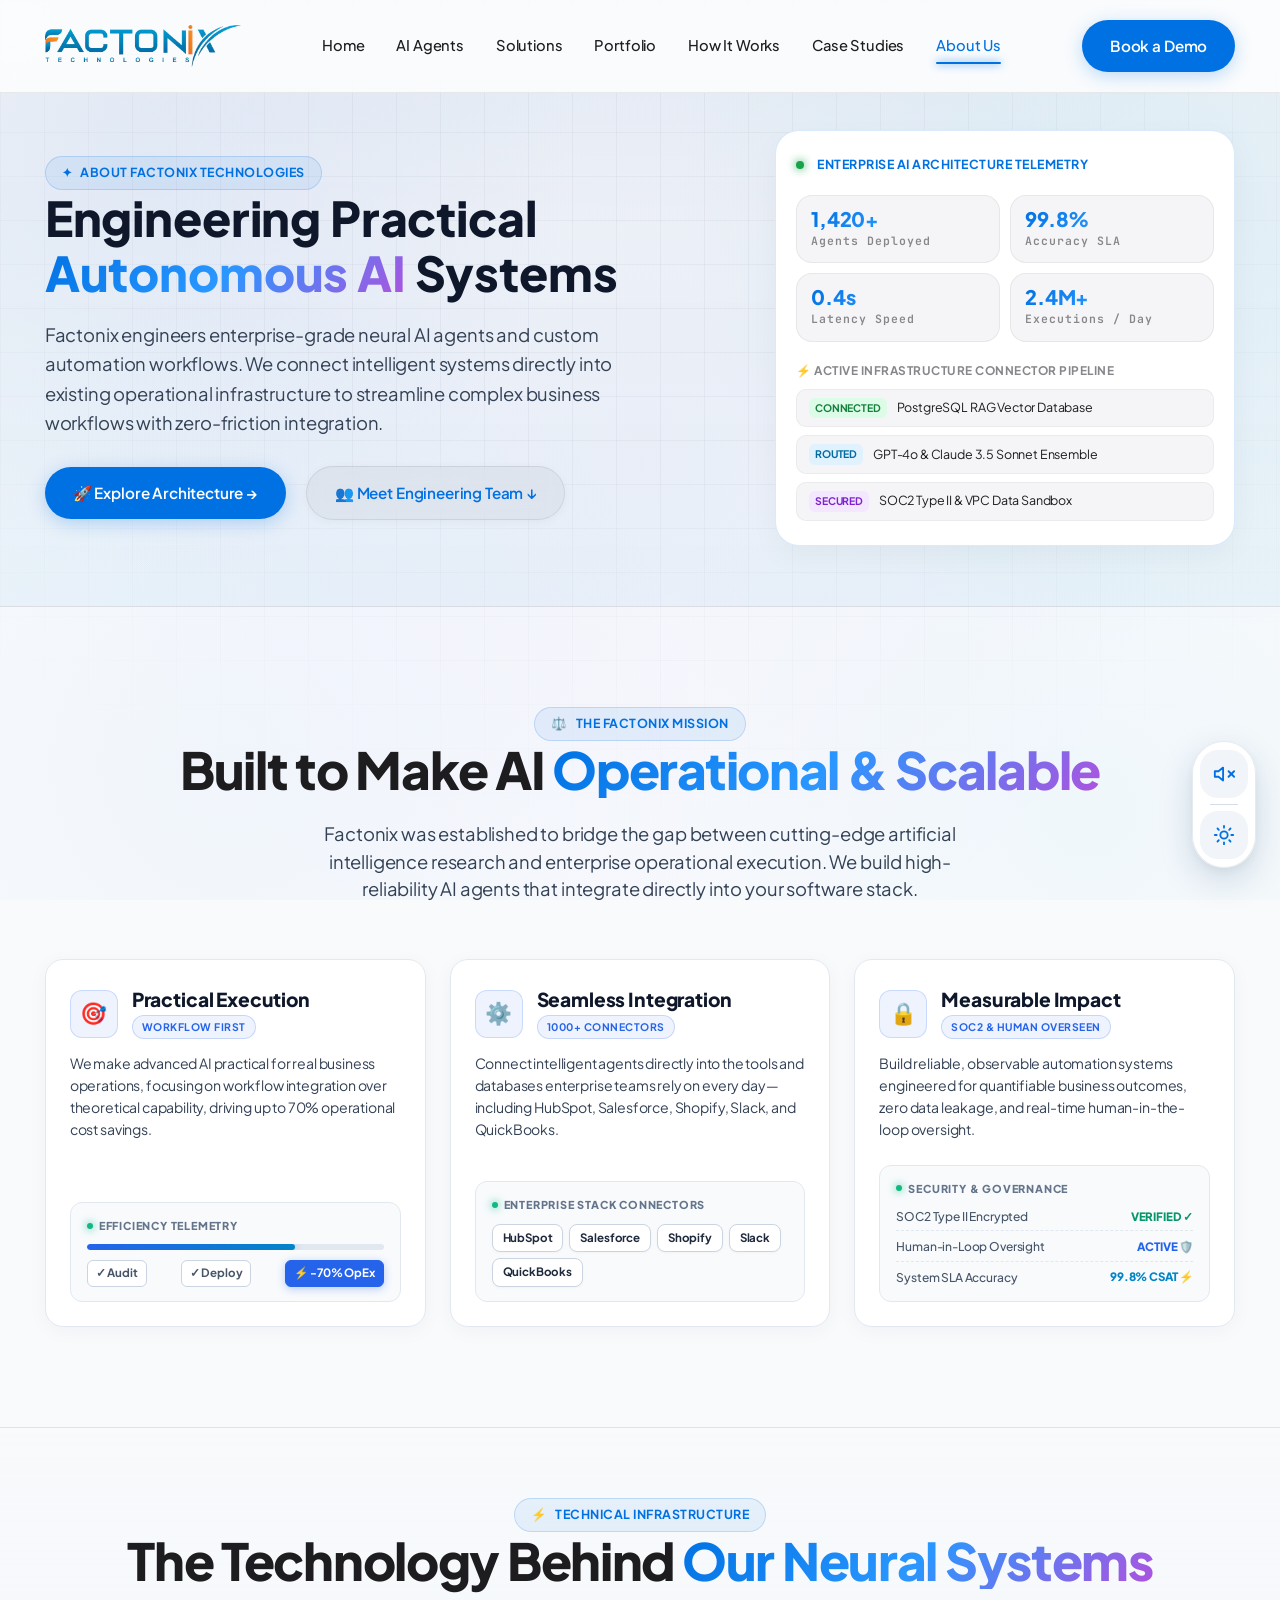
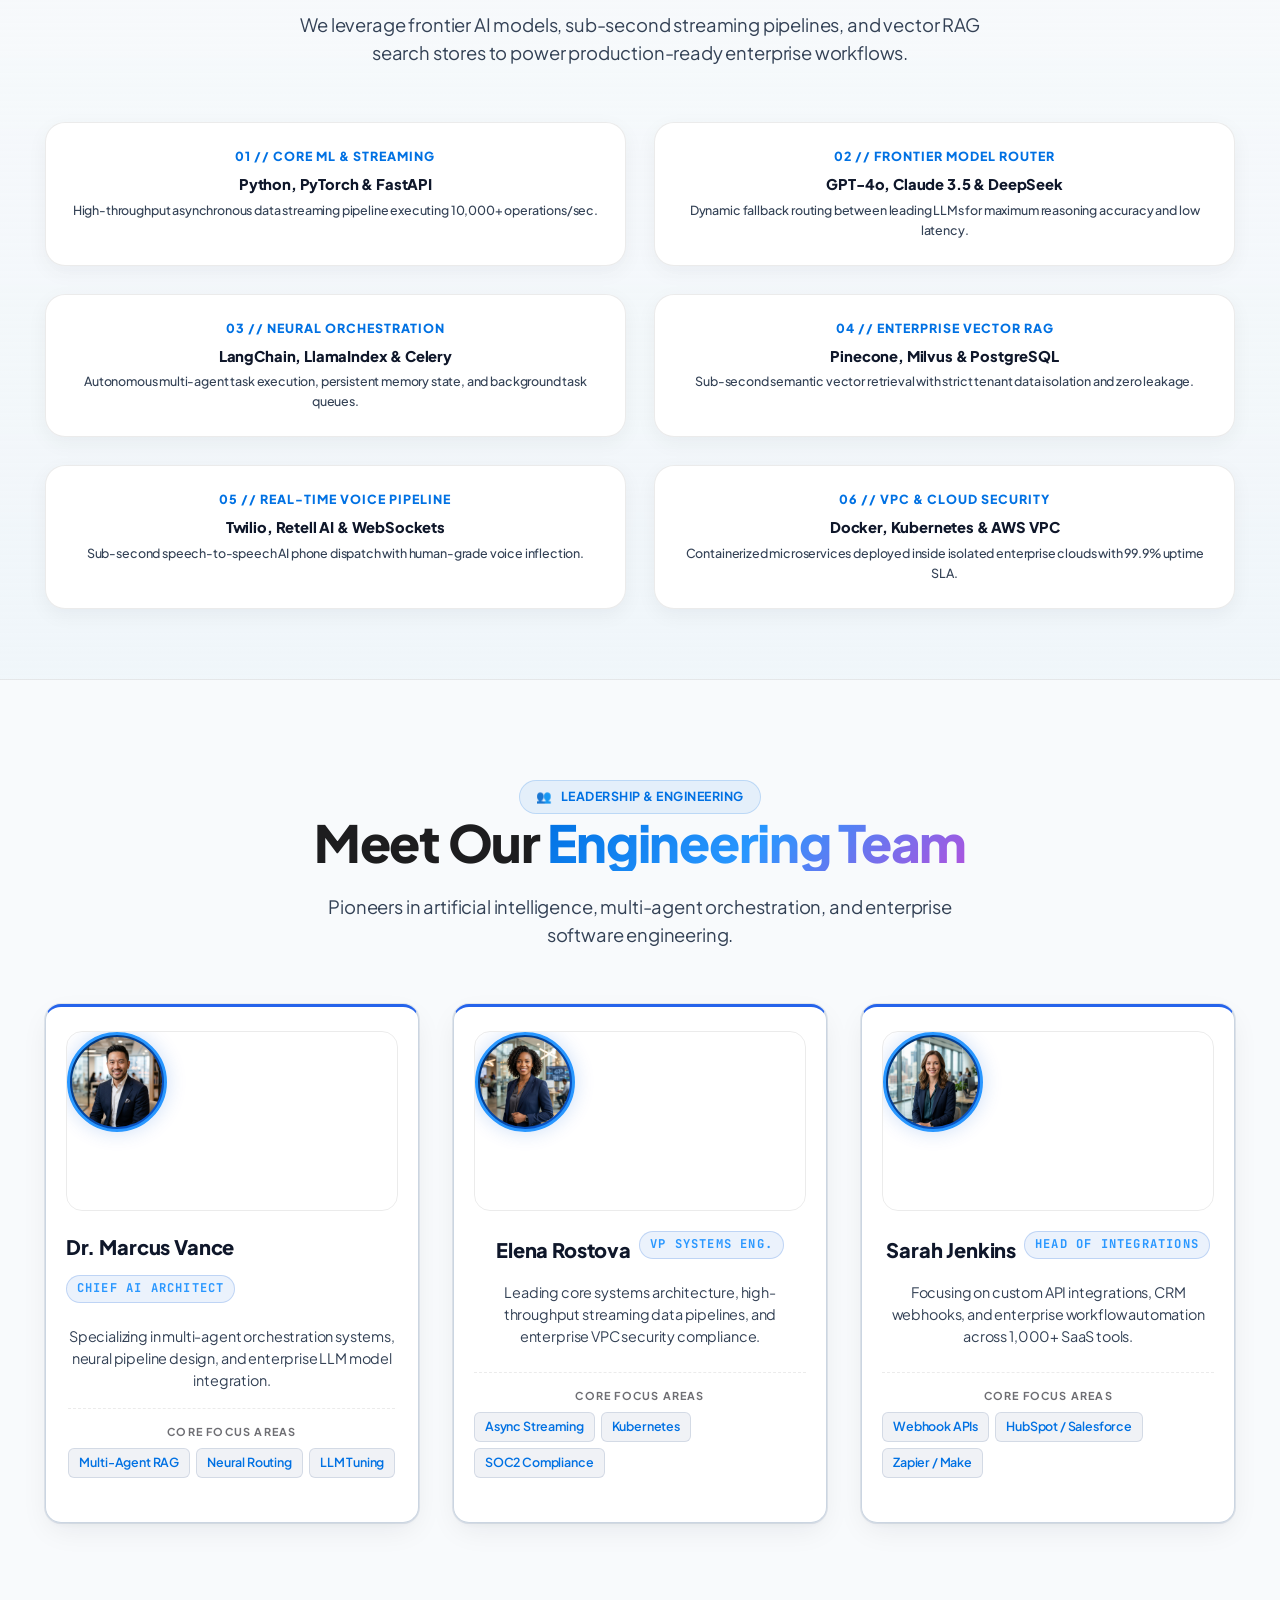
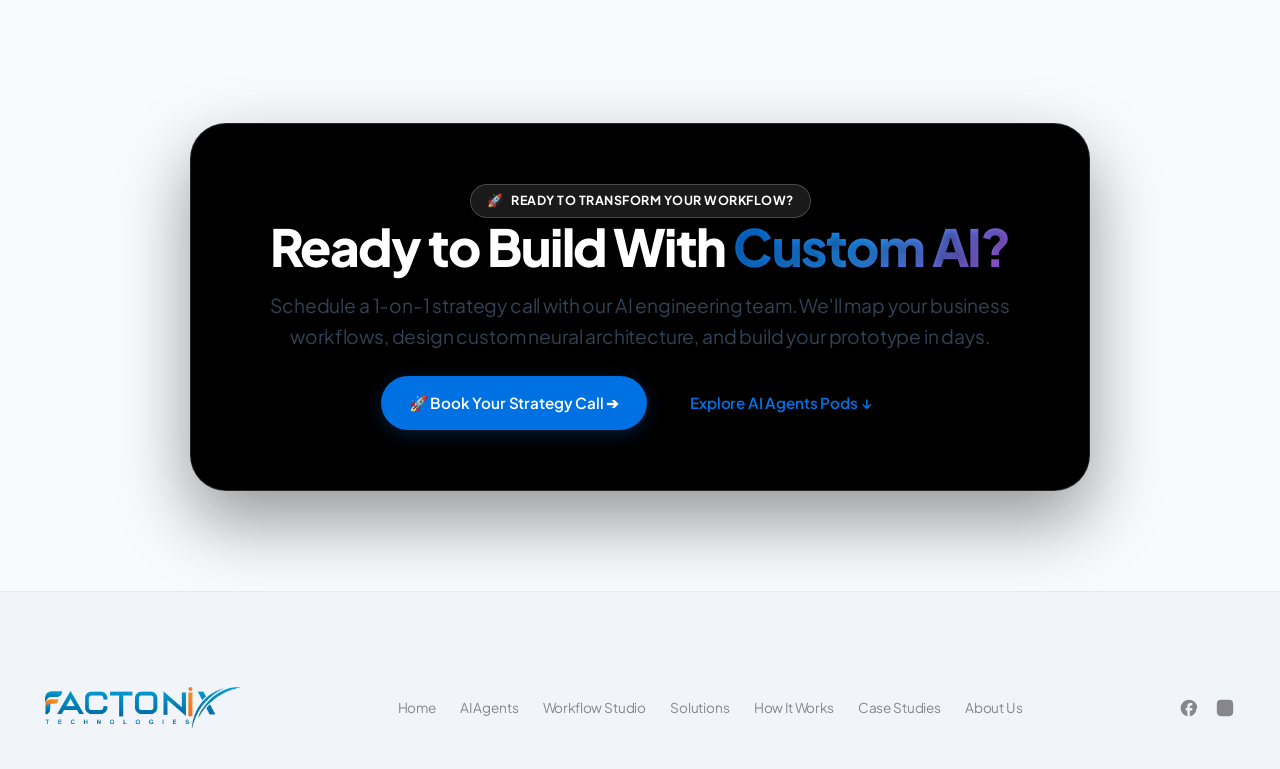
<file: about-us.html>
<!DOCTYPE html>
<html lang="en">
<head>
    <meta charset="UTF-8">
    <meta name="viewport" content="width=device-width, initial-scale=1.0">
    <title>About Us | Factonix Technologies - Enterprise AI Agent Studio</title>
    <meta name="description" content="Meet Factonix Technologies. We engineer practical, scalable autonomous AI systems that connect directly into your software stack, CRM, and databases with enterprise-grade security.">
    <meta name="keywords" content="about Factonix Technologies, enterprise AI engineering, AI studio, autonomous agent team, RAG architecture, custom AI agency">
    <meta name="author" content="Factonix Technologies">
    <meta name="robots" content="index, follow, max-image-preview:large, max-snippet:-1, max-video-preview:-1">
    <link rel="canonical" href="https://factonix.com/about-us">
    <link rel="icon" type="image/webp" href="assets/images/favicon-logo.ico">

    <!-- Open Graph / Facebook -->
    <meta property="og:type" content="website">
    <meta property="og:locale" content="en_US">
    <meta property="og:url" content="https://factonix.com/about-us">
    <meta property="og:site_name" content="Factonix Technologies">
    <meta property="og:title" content="About Us | Factonix Technologies - Enterprise AI Agent Studio">
    <meta property="og:description" content="Learn about our mission to make artificial intelligence operational, reliable, and deeply integrated into enterprise business workflows.">
    <meta property="og:image" content="https://factonix.com/assets/images/logo.webp">

    <!-- Twitter Card -->
    <meta name="twitter:card" content="summary_large_image">
    <meta name="twitter:title" content="About Us | Factonix Technologies - Enterprise AI Agent Studio">
    <meta name="twitter:description" content="Learn about our mission to make artificial intelligence operational, reliable, and deeply integrated into enterprise business workflows.">
    <meta name="twitter:image" content="https://factonix.com/assets/images/logo.webp">

    <!-- Structured Data (JSON-LD) -->
    <script type="application/ld+json">
    {
      "@context": "https://schema.org",
      "@type": "AboutPage",
      "name": "About Factonix Technologies",
      "url": "https://factonix.com/about-us",
      "mainEntity": {
        "@type": "Organization",
        "name": "Factonix Technologies",
        "url": "https://factonix.com/",
        "logo": "https://factonix.com/assets/images/logo.webp",
        "description": "Engineering practical autonomous AI agent systems for business workflows."
      }
    }
    </script>

    <!-- Google Fonts -->
    <link rel="preconnect" href="https://fonts.googleapis.com">
    <link rel="preconnect" href="https://fonts.gstatic.com" crossorigin>
    <link href="https://fonts.googleapis.com/css2?family=JetBrains+Mono:wght@400;500;700&family=Orbitron:wght@500;600;700;800;900&family=Rajdhani:wght@500;600;700&family=Space+Grotesk:wght@400;500;600;700&display=swap" rel="stylesheet">
    <!-- Custom CSS -->
    <link rel="stylesheet" href="styles.css">
</head>
<body>
    <!-- Futuristic Sci-Fi Robot Preloader Overlay -->
    <div class="preloader-overlay" id="preloaderOverlay">
        <div class="preloader-content">
            <div class="preloader-ai-core">
                <div class="preloader-spin-ring ring-outer"></div>
                <div class="preloader-spin-ring ring-inner"></div>
                <div class="preloader-core-icon">⚡</div>
            </div>
            
            <div class="preloader-text-box">
                <span class="preloader-typed-text" id="preloaderTypedText"></span><span class="preloader-cursor">|</span>
            </div>
            
            <div class="preloader-progress-box">
                <div class="preloader-progress-bar">
                    <div class="preloader-progress-fill" id="preloaderFill"></div>
                </div>
                <div class="preloader-status">
                    <span class="status-label">INITIALIZING FACTONIX SYSTEM CORE</span>
                    <span class="status-percent" id="preloaderPercent">0%</span>
                </div>
            </div>
        </div>
    </div>

    <!-- Header Navigation -->
    <header class="navbar">
        <div class="container nav-container">
            <a href="./" class="logo">
                <img src="assets/images/logo.webp" alt="Factonix Technologies" class="logo-img">
            </a>

            <nav class="nav-links" id="navLinks">
                <a href="./">Home</a>
                <a href="ai-agents">AI Agents</a>
                <a href="solutions">Solutions</a>
                <a href="portfolio">Portfolio</a>
                <a href="how-it-works">How It Works</a>
                <a href="case-studies">Case Studies</a>
                <a href="about-us" class="active">About Us</a>
            </nav>

            <div class="nav-actions">
                <a href="contact?service=book-demo" class="btn btn-primary btn-sm">Book a Demo</a>
                <button class="mobile-toggle" id="mobileToggle" aria-label="Toggle menu">
                    <span></span><span></span><span></span>
                </button>
            </div>
        </div>
    </header>

    <!-- Apple-Style Subpage Hero Header Banner -->
    <section class="subpage-hero">
        <div class="container subpage-hero-grid">
            <div class="subpage-hero-content">
                <div class="cap-badge margin-bottom-16">
                    <span class="sparkle-icon">✦</span>
                    <span>ABOUT FACTONIX TECHNOLOGIES</span>
                </div>
                <h1 class="subpage-hero-title">
                    Engineering Practical <span class="text-glow">Autonomous AI</span> Systems
                </h1>
                <p class="subpage-hero-desc">
                    Factonix engineers enterprise-grade neural AI agents and custom automation workflows. We connect intelligent systems directly into existing operational infrastructure to streamline complex business workflows with zero-friction integration.
                </p>
                <div class="hero-btns">
                    <a href="#tech-stack" class="btn btn-primary btn-glow">🚀 Explore Architecture →</a>
                    <a href="#team" class="btn btn-secondary">👥 Meet Engineering Team ↓</a>
                </div>
            </div>

            <div class="subpage-hero-visual">
                <div class="sim-vertical-side-panel about-hero-side-panel card-3d">
                    <div class="side-panel-header">
                        <span class="status-pulse-dot"></span>
                        <strong>ENTERPRISE AI ARCHITECTURE TELEMETRY</strong>
                    </div>

                    <!-- Metrics Mini Grid -->
                    <div class="side-panel-metrics">
                        <div class="side-metric-box">
                            <div class="metric-val text-glow">1,420+</div>
                            <div class="metric-lbl">Agents Deployed</div>
                        </div>
                        <div class="side-metric-box">
                            <div class="metric-val text-glow">99.8%</div>
                            <div class="metric-lbl">Accuracy SLA</div>
                        </div>
                        <div class="side-metric-box">
                            <div class="metric-val text-glow">0.4s</div>
                            <div class="metric-lbl">Latency Speed</div>
                        </div>
                        <div class="side-metric-box">
                            <div class="metric-val text-glow">2.4M+</div>
                            <div class="metric-lbl">Executions / Day</div>
                        </div>
                    </div>

                    <!-- Action Trace List -->
                    <div class="side-panel-logs">
                        <div class="log-title">⚡ ACTIVE INFRASTRUCTURE CONNECTOR PIPELINE</div>
                        <div class="log-stream-list">
                            <div class="side-log-item">
                                <span class="log-badge green">CONNECTED</span>
                                <span class="log-txt">PostgreSQL RAG Vector Database</span>
                            </div>
                            <div class="side-log-item">
                                <span class="log-badge blue">ROUTED</span>
                                <span class="log-txt">GPT-4o & Claude 3.5 Sonnet Ensemble</span>
                            </div>
                            <div class="side-log-item">
                                <span class="log-badge purple">SECURED</span>
                                <span class="log-txt">SOC2 Type II & VPC Data Sandbox</span>
                            </div>
                        </div>
                    </div>
                </div>
            </div>
        </div>
    </section>

    <!-- Company Mission & Principles Section -->
    <section class="section" id="company">
        <div class="container container-fluid">
            <div class="text-center margin-bottom-32">
                <div class="cap-badge">
                    <span class="sparkle-icon">⚖️</span>
                    <span>THE FACTONIX MISSION</span>
                </div>
                <h2 class="section-title text-center">Built to Make AI <span class="text-glow">Operational & Scalable</span></h2>
                <p class="section-subtitle text-center" style="max-width: 680px; margin: 0 auto;">
                    Factonix was established to bridge the gap between cutting-edge artificial intelligence research and enterprise operational execution. We build high-reliability AI agents that integrate directly into your software stack.
                </p>
            </div>

            <div class="mission-bento-grid">
                <!-- Card 1: Practical Execution -->
                <div class="mission-bento-card">
                    <div class="mission-card-top">
                        <div class="mission-card-header">
                            <div class="mission-icon-box">🎯</div>
                            <div class="mission-title-group">
                                <h3 class="mission-card-title">Practical Execution</h3>
                                <span class="mission-tag-pill">WORKFLOW FIRST</span>
                            </div>
                        </div>
                        <p class="mission-card-desc">
                            We make advanced AI practical for real business operations, focusing on workflow integration over theoretical capability, driving up to 70% operational cost savings.
                        </p>
                    </div>

                    <div class="mission-widget mission-widget-exec">
                        <div class="widget-header-mini">
                            <span class="pulse-dot-green"></span>
                            <span>EFFICIENCY TELEMETRY</span>
                        </div>
                        <div class="widget-progress-track">
                            <div class="widget-progress-fill" style="width: 70%;"></div>
                        </div>
                        <div class="widget-chips-row">
                            <span class="w-chip">✓ Audit</span>
                            <span class="w-chip">✓ Deploy</span>
                            <span class="w-chip active-glow">⚡ -70% OpEx</span>
                        </div>
                    </div>
                </div>

                <!-- Card 2: Seamless Integration -->
                <div class="mission-bento-card">
                    <div class="mission-card-top">
                        <div class="mission-card-header">
                            <div class="mission-icon-box">⚙️</div>
                            <div class="mission-title-group">
                                <h3 class="mission-card-title">Seamless Integration</h3>
                                <span class="mission-tag-pill">1000+ CONNECTORS</span>
                            </div>
                        </div>
                        <p class="mission-card-desc">
                            Connect intelligent agents directly into the tools and databases enterprise teams rely on every day—including HubSpot, Salesforce, Shopify, Slack, and QuickBooks.
                        </p>
                    </div>

                    <div class="mission-widget mission-widget-integrations">
                        <div class="widget-header-mini">
                            <span class="pulse-dot-green"></span>
                            <span>ENTERPRISE STACK CONNECTORS</span>
                        </div>
                        <div class="widget-app-grid">
                            <span class="app-chip">HubSpot</span>
                            <span class="app-chip">Salesforce</span>
                            <span class="app-chip">Shopify</span>
                            <span class="app-chip">Slack</span>
                            <span class="app-chip">QuickBooks</span>
                        </div>
                    </div>
                </div>

                <!-- Card 3: Measurable Impact -->
                <div class="mission-bento-card">
                    <div class="mission-card-top">
                        <div class="mission-card-header">
                            <div class="mission-icon-box">🔒</div>
                            <div class="mission-title-group">
                                <h3 class="mission-card-title">Measurable Impact</h3>
                                <span class="mission-tag-pill">SOC2 & HUMAN OVERSEEN</span>
                            </div>
                        </div>
                        <p class="mission-card-desc">
                            Build reliable, observable automation systems engineered for quantifiable business outcomes, zero data leakage, and real-time human-in-the-loop oversight.
                        </p>
                    </div>

                    <div class="mission-widget mission-widget-impact">
                        <div class="widget-header-mini">
                            <span class="pulse-dot-green"></span>
                            <span>SECURITY & GOVERNANCE</span>
                        </div>
                        <div class="widget-metrics-list">
                            <div class="impact-metric-row">
                                <span class="lbl">SOC2 Type II Encrypted</span>
                                <span class="val green">VERIFIED ✓</span>
                            </div>
                            <div class="impact-metric-row">
                                <span class="lbl">Human-in-Loop Oversight</span>
                                <span class="val blue">ACTIVE 🛡️</span>
                            </div>
                            <div class="impact-metric-row">
                                <span class="lbl">System SLA Accuracy</span>
                                <span class="val cyan">99.8% CSAT ⚡</span>
                            </div>
                        </div>
                    </div>
                </div>
            </div>
        </div>
    </section>

    <!-- Engineering Technology Stack Section -->
    <section class="section section-compact-pipeline" id="tech-stack">
        <div class="container container-fluid">
            <div class="text-center margin-bottom-32">
                <div class="cap-badge">
                    <span class="sparkle-icon">⚡</span>
                    <span>TECHNICAL INFRASTRUCTURE</span>
                </div>
                <h2 class="section-title text-center">The Technology Behind <span class="text-glow">Our Neural Systems</span></h2>
                <p class="section-subtitle text-center" style="max-width: 680px; margin: 0 auto;">
                    We leverage frontier AI models, sub-second streaming pipelines, and vector RAG search stores to power production-ready enterprise workflows.
                </p>
            </div>

            <div class="tech-pillars-grid">
                <!-- Tech 1 -->
                <div class="arch-step-node card-3d">
                    <div class="arch-step-badge">01 // CORE ML & STREAMING</div>
                    <h4 class="arch-step-name">Python, PyTorch & FastAPI</h4>
                    <p class="arch-step-sub">High-throughput asynchronous data streaming pipeline executing 10,000+ operations/sec.</p>
                </div>

                <!-- Tech 2 -->
                <div class="arch-step-node card-3d">
                    <div class="arch-step-badge">02 // FRONTIER MODEL ROUTER</div>
                    <h4 class="arch-step-name">GPT-4o, Claude 3.5 & DeepSeek</h4>
                    <p class="arch-step-sub">Dynamic fallback routing between leading LLMs for maximum reasoning accuracy and low latency.</p>
                </div>

                <!-- Tech 3 -->
                <div class="arch-step-node card-3d">
                    <div class="arch-step-badge">03 // NEURAL ORCHESTRATION</div>
                    <h4 class="arch-step-name">LangChain, LlamaIndex & Celery</h4>
                    <p class="arch-step-sub">Autonomous multi-agent task execution, persistent memory state, and background task queues.</p>
                </div>

                <!-- Tech 4 -->
                <div class="arch-step-node card-3d">
                    <div class="arch-step-badge">04 // ENTERPRISE VECTOR RAG</div>
                    <h4 class="arch-step-name">Pinecone, Milvus & PostgreSQL</h4>
                    <p class="arch-step-sub">Sub-second semantic vector retrieval with strict tenant data isolation and zero leakage.</p>
                </div>

                <!-- Tech 5 -->
                <div class="arch-step-node card-3d">
                    <div class="arch-step-badge">05 // REAL-TIME VOICE PIPELINE</div>
                    <h4 class="arch-step-name">Twilio, Retell AI & WebSockets</h4>
                    <p class="arch-step-sub">Sub-second speech-to-speech AI phone dispatch with human-grade voice inflection.</p>
                </div>

                <!-- Tech 6 -->
                <div class="arch-step-node card-3d">
                    <div class="arch-step-badge">06 // VPC & CLOUD SECURITY</div>
                    <h4 class="arch-step-name">Docker, Kubernetes & AWS VPC</h4>
                    <p class="arch-step-sub">Containerized microservices deployed inside isolated enterprise clouds with 99.9% uptime SLA.</p>
                </div>
            </div>
        </div>
    </section>

    <!-- Leadership & Engineering Team Section -->
    <section class="section" id="team">
        <div class="container container-fluid">
            <div class="text-center margin-bottom-32">
                <div class="cap-badge">
                    <span class="sparkle-icon">👥</span>
                    <span>LEADERSHIP & ENGINEERING</span>
                </div>
                <h2 class="section-title text-center">Meet Our <span class="text-glow">Engineering Team</span></h2>
                <p class="section-subtitle text-center" style="max-width: 680px; margin: 0 auto;">
                    Pioneers in artificial intelligence, multi-agent orchestration, and enterprise software engineering.
                </p>
            </div>

            <div class="agents-full-grid">
                <!-- Team Member 1 -->
                <div class="agent-pod-card card-3d glow-blue-card">
                    <div class="agent-img-box">
                        <img src="assets/images/exec_marcus_vance.jpg" alt="Dr. Marcus Vance - Chief AI Architect" class="agent-avatar-img">
                    </div>
                    <div class="agent-title-row">
                        <h3 class="agent-pod-title">Dr. Marcus Vance</h3>
                        <span class="agent-role-badge">CHIEF AI ARCHITECT</span>
                    </div>
                    <p class="agent-pod-desc">Specializing in multi-agent orchestration systems, neural pipeline design, and enterprise LLM model integration.</p>
                    <div class="agent-integrations-section">
                        <span class="agent-chips-label">CORE FOCUS AREAS</span>
                        <div class="agent-chips-wrapper">
                            <span class="integration-chip">Multi-Agent RAG</span>
                            <span class="integration-chip">Neural Routing</span>
                            <span class="integration-chip">LLM Tuning</span>
                        </div>
                    </div>
                </div>

                <!-- Team Member 2 -->
                <div class="agent-pod-card card-3d glow-cyan-card">
                    <div class="agent-img-box">
                        <img src="assets/images/exec_elena_rostova.jpg" alt="Elena Rostova - VP of Systems Engineering" class="agent-avatar-img">
                    </div>
                    <div class="agent-title-row">
                        <h3 class="agent-pod-title">Elena Rostova</h3>
                        <span class="agent-role-badge">VP SYSTEMS ENG.</span>
                    </div>
                    <p class="agent-pod-desc">Leading core systems architecture, high-throughput streaming data pipelines, and enterprise VPC security compliance.</p>
                    <div class="agent-integrations-section">
                        <span class="agent-chips-label">CORE FOCUS AREAS</span>
                        <div class="agent-chips-wrapper">
                            <span class="integration-chip">Async Streaming</span>
                            <span class="integration-chip">Kubernetes</span>
                            <span class="integration-chip">SOC2 Compliance</span>
                        </div>
                    </div>
                </div>

                <!-- Team Member 3 -->
                <div class="agent-pod-card card-3d glow-purple-card">
                    <div class="agent-img-box">
                        <img src="assets/images/exec_sarah_jenkins.jpg" alt="Sarah Jenkins - Head of Agent Integrations" class="agent-avatar-img">
                    </div>
                    <div class="agent-title-row">
                        <h3 class="agent-pod-title">Sarah Jenkins</h3>
                        <span class="agent-role-badge">HEAD OF INTEGRATIONS</span>
                    </div>
                    <p class="agent-pod-desc">Focusing on custom API integrations, CRM webhooks, and enterprise workflow automation across 1,000+ SaaS tools.</p>
                    <div class="agent-integrations-section">
                        <span class="agent-chips-label">CORE FOCUS AREAS</span>
                        <div class="agent-chips-wrapper">
                            <span class="integration-chip">Webhook APIs</span>
                            <span class="integration-chip">HubSpot / Salesforce</span>
                            <span class="integration-chip">Zapier / Make</span>
                        </div>
                    </div>
                </div>
            </div>
        </div>
    </section>

    <!-- Apple Glass Final CTA Section -->
    <section class="section cta-section" id="about-cta">
        <div class="container container-fluid text-center">
            <div class="cta-banner card-3d" style="max-width: 900px; margin: 0 auto;">
                <div class="cap-badge margin-bottom-16" style="background: rgba(255, 255, 255, 0.1); border-color: rgba(255, 255, 255, 0.2); color: #ffffff;">
                    <span class="sparkle-icon">🚀</span>
                    <span>READY TO TRANSFORM YOUR WORKFLOW?</span>
                </div>
                <h2 class="cta-heading margin-bottom-16">Ready to Build With <span class="text-glow">Custom AI?</span></h2>
                <p class="cta-sub margin-bottom-32">
                    Schedule a 1-on-1 strategy call with our AI engineering team. We'll map your business workflows, design custom neural architecture, and build your prototype in days.
                </p>
                <div class="cta-btn-wrapper" style="display: flex; gap: 14px; justify-content: center; flex-wrap: wrap;">
                    <a href="contact?service=build-my-agent" class="btn btn-primary btn-glow">🚀 Book Your Strategy Call ➔</a>
                    <a href="ai-agents" class="btn btn-secondary">Explore AI Agents Pods ↓</a>
                </div>
            </div>
        </div>
    </section>

    <!-- Footer Section -->
    <footer class="footer">
        <div class="container footer-container">
            <a href="./" class="logo">
                <img src="assets/images/logo.webp" alt="Factonix Technologies" class="logo-img">
            </a>

            <div class="footer-links">
                <a href="./">Home</a>
                <a href="ai-agents">AI Agents</a>
                <a href="workflow-studio">Workflow Studio</a>
                <a href="solutions">Solutions</a>
                <a href="how-it-works">How It Works</a>
                <a href="case-studies">Case Studies</a>
                <a href="about-us" class="active">About Us</a>
            </div>

            <div class="footer-right">
                <div class="social-icons">
                    <a target="_blank" href="https://www.facebook.com/factonix" aria-label="Facebook"><svg xmlns="http://w3.org" viewBox="0 0 24 24" width="24" height="24" fill="currentColor">
  <path d="M22 12c0-5.52-4.48-10-10-10S2 6.48 2 12c0 4.84 3.44 8.87 8 9.8V15H8v-3h2V9.5C10 7.57 11.57 6 13.5 6H16v3h-2c-.55 0-1 .45-1 1v2h3v3h-3v6.95c4.56-.93 8-4.96 8-9.8z"/>
</svg>
</a>
<a target="_blank" href="https://www.instagram.com/factonix.official" aria-label="Instagram"><svg viewBox="0 0 24 24" fill="currentColor"><path d="M12 2.163c3.204 0 3.584.012 4.85.07 3.252.148 4.771 1.691 4.919 4.919.058 1.265.069 1.645.069 4.849 0 3.205-.012 3.584-.069 4.849-.149 3.225-1.664 4.771-4.919 4.919-1.266.058-1.644.07-4.85.07-3.204 0-3.584-.012-4.849-.07-3.26-.149-4.771-1.699-4.919-4.92-.058-1.265-.07-1.644-.07-4.849 0-3.204.013-3.583.07-4.849.149-3.227 1.664-4.771 4.919-4.919 1.266-.057 1.645-.069 4.849-.069z"/></svg></a>
                </div>
            </div>
        </div>
    </footer>

    <!-- Fixed Floating Quick Settings Control Dock -->
    <div class="floating-control-dock" id="floatingControlDock">
        <button class="dock-btn sound-dock-btn" id="soundToggleBtn" aria-label="Sound Off" data-tooltip="Sound Off">
            <svg class="dock-icon icon-sound-off" viewBox="0 0 24 24" fill="none" stroke="currentColor" stroke-width="2" stroke-linecap="round" stroke-linejoin="round">
                <polygon points="11 5 6 9 2 9 2 15 6 15 11 19 11 5"></polygon>
                <line x1="23" y1="9" x2="17" y2="15"></line>
                <line x1="17" y1="9" x2="23" y2="15"></line>
            </svg>
            <svg class="dock-icon icon-sound-on" viewBox="0 0 24 24" fill="none" stroke="currentColor" stroke-width="2" stroke-linecap="round" stroke-linejoin="round" style="display:none;">
                <polygon points="11 5 6 9 2 9 2 15 6 15 11 19 11 5"></polygon>
                <path d="M19.07 4.93a10 10 0 0 1 0 14.14M15.54 8.46a5 5 0 0 1 0 7.07"></path>
            </svg>
            <span class="dock-tooltip">Sound Off</span>
        </button>
        
        <div class="dock-divider"></div>
        
        <button class="dock-btn mode-dock-btn" id="roboticsModeToggle" aria-label="Robotics Mode Off" data-tooltip="Robotics Mode Off">
            <svg class="dock-icon icon-mode-off" viewBox="0 0 24 24" fill="none" stroke="currentColor" stroke-width="2" stroke-linecap="round" stroke-linejoin="round">
                <circle cx="12" cy="12" r="4"></circle>
                <path d="M12 2v2M12 20v2M4.93 4.93l1.41 1.41M17.66 17.66l1.41 1.41M2 12h2M20 12h2M6.34 17.66l-1.41 1.41M19.07 4.93l-1.41 1.41"></path>
            </svg>
            <svg class="dock-icon icon-mode-on" viewBox="0 0 24 24" fill="none" stroke="currentColor" stroke-width="2" stroke-linecap="round" stroke-linejoin="round" style="display:none;">
                <path d="M21 12.79A9 9 0 1 1 11.21 3 7 7 0 0 0 21 12.79z"></path>
            </svg>
            <span class="dock-tooltip">Robotics Mode Off</span>
        </button>
    </div>

    <script src="script.js"></script>
</body>
</html>
</file>
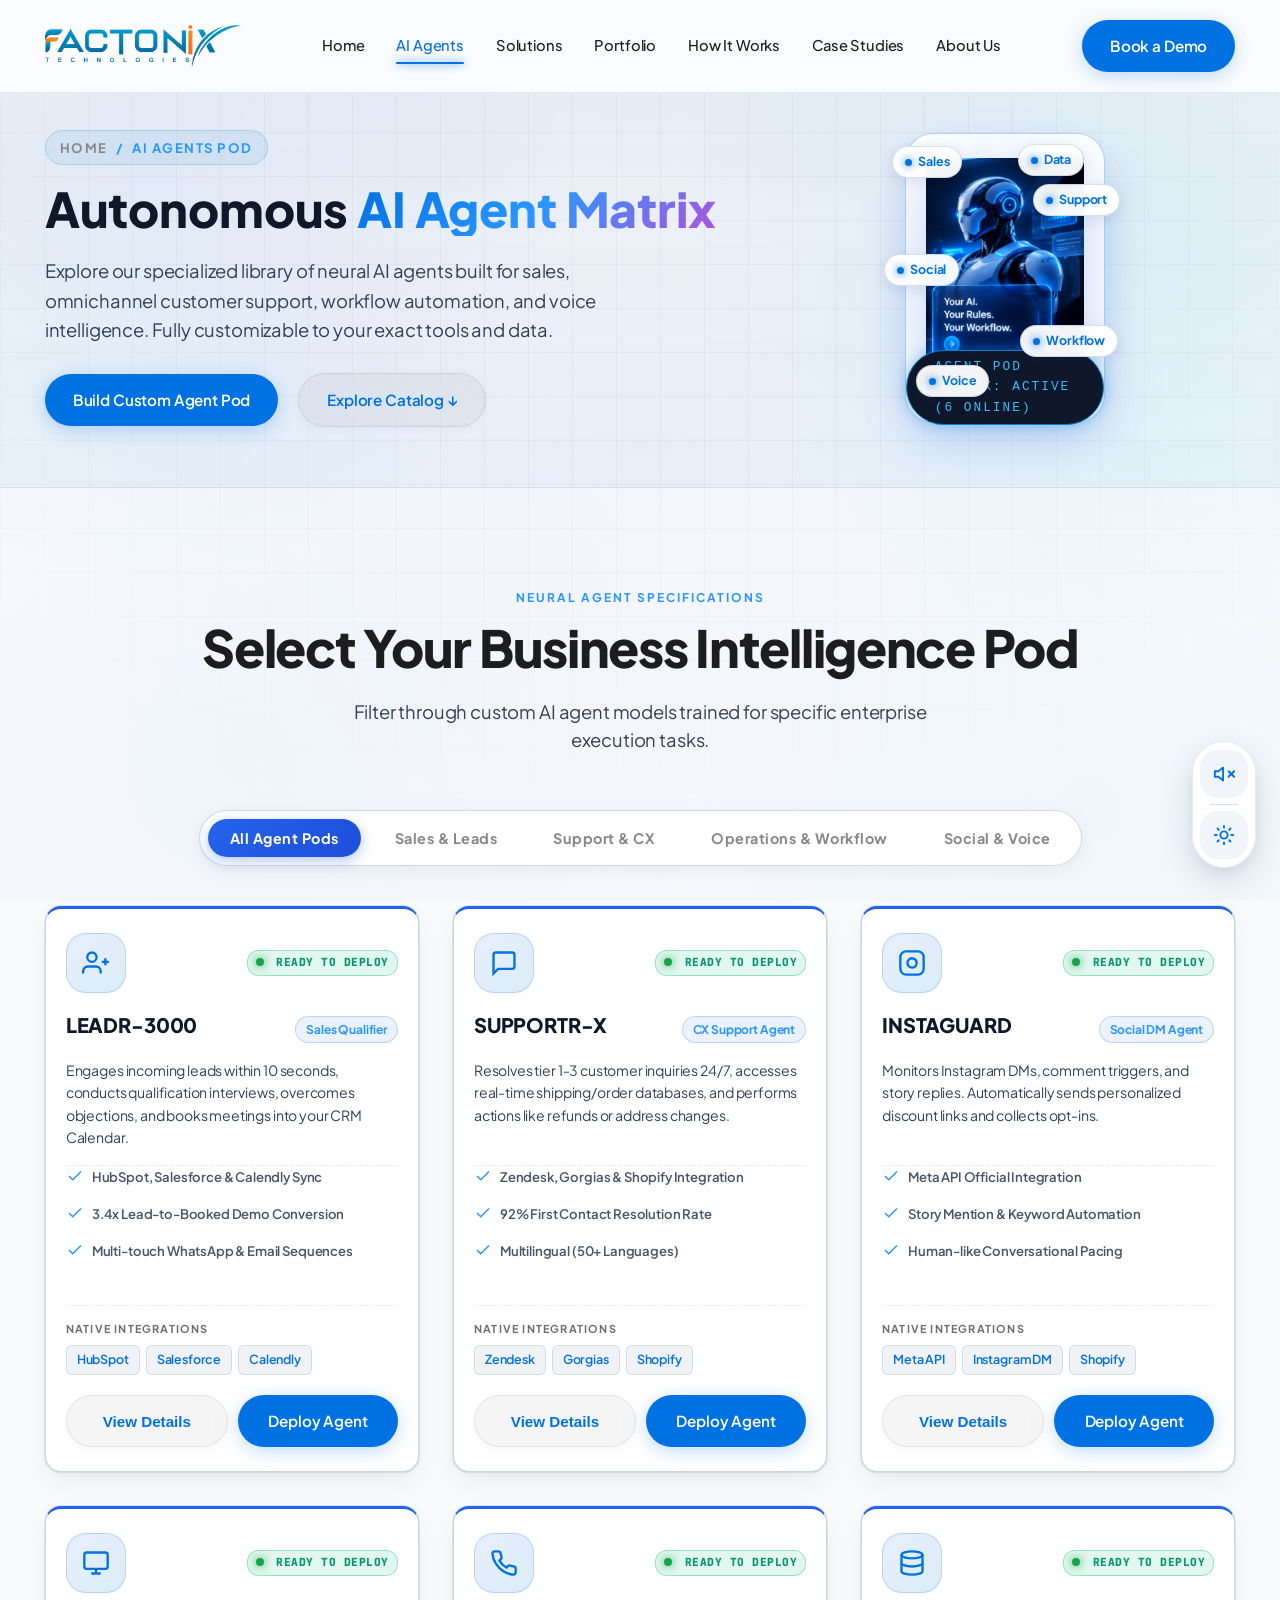
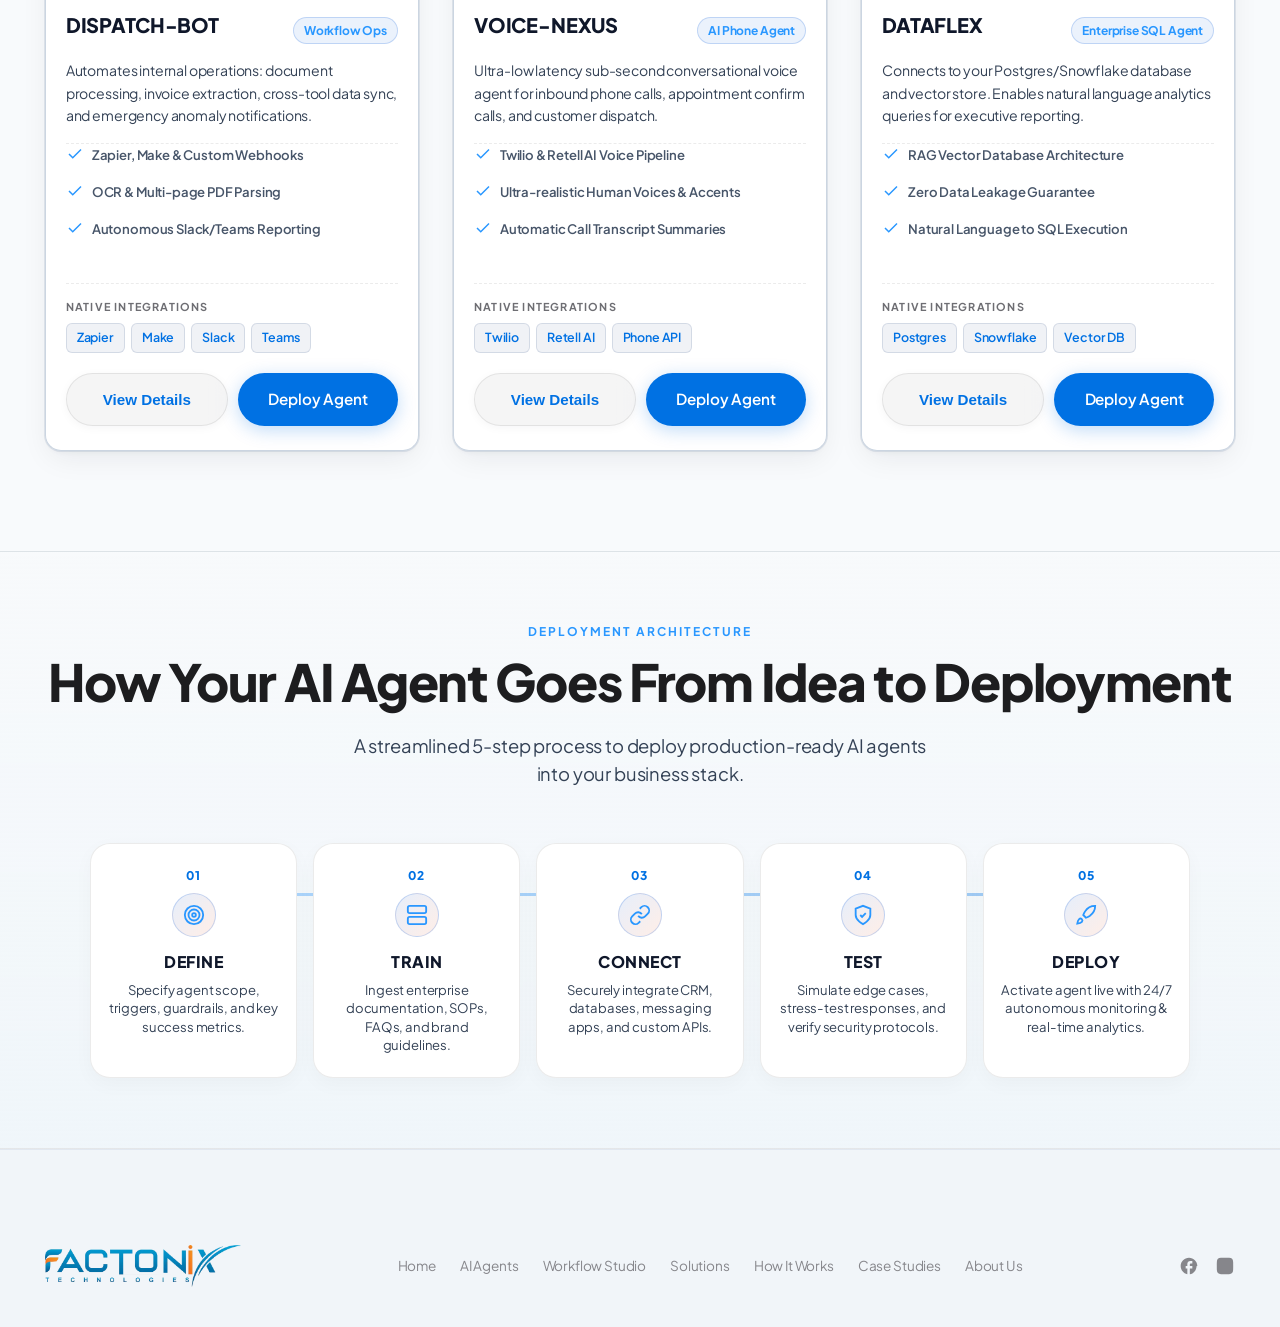
<file: ai-agents.html>
<!DOCTYPE html>
<html lang="en">
<head>
    <meta charset="UTF-8">
    <meta name="viewport" content="width=device-width, initial-scale=1.0">
    <title>Autonomous AI Agents Library &amp; Pods | Factonix Technologies</title>
    <meta name="description" content="Explore specialized autonomous AI agent pods engineered for sales qualification (LEADR-3000), 24/7 customer support (SUPPORTR-X), social media, and operations workflows.">
    <meta name="keywords" content="autonomous AI agents, AI agent pods, sales qualification AI, customer service AI, lead generation bot, LEADR-3000, SUPPORTR-X, enterprise AI matrix">
    <meta name="author" content="Factonix Technologies">
    <meta name="robots" content="index, follow, max-image-preview:large, max-snippet:-1, max-video-preview:-1">
    <link rel="canonical" href="https://factonix.com/ai-agents">
    <link rel="icon" type="image/webp" href="assets/images/favicon-logo.ico">

    <!-- Open Graph / Facebook -->
    <meta property="og:type" content="website">
    <meta property="og:locale" content="en_US">
    <meta property="og:url" content="https://factonix.com/ai-agents">
    <meta property="og:site_name" content="Factonix Technologies">
    <meta property="og:title" content="Autonomous AI Agents Library &amp; Pods | Factonix Technologies">
    <meta property="og:description" content="Deploy purpose-built autonomous AI agent pods connected to your tools, databases, and CRM for sales, support, and business workflows.">
    <meta property="og:image" content="https://factonix.com/assets/images/logo.webp">

    <!-- Twitter Card -->
    <meta name="twitter:card" content="summary_large_image">
    <meta name="twitter:title" content="Autonomous AI Agents Library &amp; Pods | Factonix Technologies">
    <meta name="twitter:description" content="Deploy purpose-built autonomous AI agent pods connected to your tools, databases, and CRM for sales, support, and business workflows.">
    <meta name="twitter:image" content="https://factonix.com/assets/images/logo.webp">

    <!-- Structured Data (JSON-LD) -->
    <script type="application/ld+json">
    {
      "@context": "https://schema.org",
      "@type": "BreadcrumbList",
      "itemListElement": [
        {
          "@type": "ListItem",
          "position": 1,
          "name": "Home",
          "item": "https://factonix.com/"
        },
        {
          "@type": "ListItem",
          "position": 2,
          "name": "AI Agents",
          "item": "https://factonix.com/ai-agents"
        }
      ]
    }
    </script>

    <!-- Google Fonts -->
    <link rel="preconnect" href="https://fonts.googleapis.com">
    <link rel="preconnect" href="https://fonts.gstatic.com" crossorigin>
    <link href="https://fonts.googleapis.com/css2?family=JetBrains+Mono:wght@400;500;700&family=Orbitron:wght@500;600;700;800;900&family=Rajdhani:wght@500;600;700&family=Space+Grotesk:wght@400;500;600;700&display=swap" rel="stylesheet">
    <!-- Custom CSS -->
    <link rel="stylesheet" href="styles.css">
</head>
<body>
    <!-- Enterprise Preloader Overlay -->
    <div class="preloader-overlay" id="preloaderOverlay">
        <div class="preloader-content">
            <div class="preloader-ai-core">
                <div class="preloader-spin-ring ring-outer"></div>
                <div class="preloader-spin-ring ring-inner"></div>
                <div class="preloader-core-icon">⚡</div>
            </div>
            
            <div class="preloader-text-box">
                <span class="preloader-typed-text" id="preloaderTypedText"></span><span class="preloader-cursor">|</span>
            </div>
            
            <div class="preloader-progress-box">
                <div class="preloader-progress-bar">
                    <div class="preloader-progress-fill" id="preloaderFill"></div>
                </div>
                <div class="preloader-status">
                    <span class="status-label">LOADING AI AGENT MATRIX</span>
                    <span class="status-percent" id="preloaderPercent">0%</span>
                </div>
            </div>
        </div>
    </div>



    <!-- Top HUD Live Status Bar -->
    <div class="hud-status-bar">
        <div class="container container-fluid hud-status-container">
            <div class="hud-ticker-text">
                <span class="hud-status-item"><span class="status-dot"></span> SYSTEM: OPTIMAL</span>
                <span class="hud-status-item">| NEURAL CORE v4.8 ACTIVE</span>
                <span class="hud-status-item">| CATALOG: 12 AGENT MODELS</span>
            </div>
        </div>
    </div>

    <!-- Header Navigation -->
    <header class="navbar">
        <div class="container container-fluid nav-container">
            <a href="./" class="logo">
                <img src="assets/images/logo.webp" alt="Factonix Technologies" class="logo-img">
            </a>

            <nav class="nav-links" id="navLinks">
                <a href="./">Home</a>
                <a href="ai-agents" class="active">AI Agents</a>
                <a href="solutions">Solutions</a>
                <a href="portfolio">Portfolio</a>
                <a href="how-it-works">How It Works</a>
                <a href="case-studies">Case Studies</a>
                <a href="about-us">About Us</a>
            </nav>

            <div class="nav-actions">
                <a href="contact?service=book-demo" class="btn btn-primary btn-sm">Book a Demo</a>
                <button class="mobile-toggle" id="mobileToggle" aria-label="Toggle menu">
                    <span></span><span></span><span></span>
                </button>
            </div>
        </div>
    </header>

    <!-- Subpage Hero Header Banner -->
    <section class="subpage-hero">
        <div class="container container-fluid subpage-hero-grid">
            <div class="subpage-hero-content">
                <div class="breadcrumb-nav">
                    <a href="./">Home</a> <span>/</span> <span>AI AGENTS POD</span>
                </div>
                <h1 class="subpage-hero-title">
                    Autonomous <span class="text-glow">AI Agent Matrix</span>
                </h1>
                <p class="subpage-hero-desc">
                    Explore our specialized library of neural AI agents built for sales, omnichannel customer support, workflow automation, and voice intelligence. Fully customizable to your exact tools and data.
                </p>
                <div class="hero-btns">
                    <a href="contact?service=build-my-agent" class="btn btn-primary btn-glow">Build Custom Agent Pod</a>
                    <a href="#agent-library" class="btn btn-secondary">Explore Catalog ↓</a>
                </div>
            </div>

            <div class="subpage-hero-visual">
                <div class="subpage-robot-card card-3d">
                    <div class="matrix-pills-container">
                        <div class="matrix-pill pill-sales"><span class="pill-dot"></span> Sales</div>
                        <div class="matrix-pill pill-support"><span class="pill-dot"></span> Support</div>
                        <div class="matrix-pill pill-social"><span class="pill-dot"></span> Social</div>
                        <div class="matrix-pill pill-workflow"><span class="pill-dot"></span> Workflow</div>
                        <div class="matrix-pill pill-voice"><span class="pill-dot"></span> Voice</div>
                        <div class="matrix-pill pill-data"><span class="pill-dot"></span> Data</div>
                    </div>
                    <img src="assets/images/capabilities-robot.png" alt="3D AI Agent Pod Hologram" class="subpage-robot-img">
                    <div class="subpage-hud-badge">
                        <div class="hud-pulse-dot"></div>
                        <span>AGENT POD MATRIX: ACTIVE (6 ONLINE)</span>
                    </div>
                </div>
            </div>
        </div>
    </section>

    <!-- AI Agents Filterable Catalog Section -->
    <section class="section" id="agent-library">
        <div class="container container-fluid">
            <div class="section-header text-center" style="text-align: center; margin-bottom: 40px;">
                <div class="section-label">NEURAL AGENT SPECIFICATIONS</div>
                <h2 class="section-title">Select Your Business Intelligence Pod</h2>
                <p class="section-subtitle" style="margin: 0 auto; max-width: 600px;">Filter through custom AI agent models trained for specific enterprise execution tasks.</p>
            </div>

            <!-- Category Tab Filter -->
            <div class="filter-tab-wrapper">
                <div class="filter-tab-bar">
                    <button class="filter-btn active" data-filter="all">All Agent Pods</button>
                    <button class="filter-btn" data-filter="sales">Sales & Leads</button>
                    <button class="filter-btn" data-filter="support">Support & CX</button>
                    <button class="filter-btn" data-filter="ops">Operations & Workflow</button>
                    <button class="filter-btn" data-filter="social">Social & Voice</button>
                </div>
            </div>

            <!-- Agents Grid -->
            <div class="agents-full-grid">
                <!-- Agent 1: Lead Gen -->
                <div class="agent-pod-card card-3d" data-category="sales" data-agent-id="leadr-3000">
                    <div class="agent-pod-header">
                        <div class="agent-icon-box">
                            <svg width="28" height="28" viewBox="0 0 24 24" fill="none" stroke="currentColor" stroke-width="2"><path d="M16 21v-2a4 4 0 0 0-4-4H5a4 4 0 0 0-4 4v2"/><circle cx="8.5" cy="7" r="4"/><line x1="20" y1="8" x2="20" y2="14"/><line x1="23" y1="11" x2="17" y2="11"/></svg>
                        </div>
                        <span class="agent-status-tag"><span class="status-pulse-dot"></span> READY TO DEPLOY</span>
                    </div>
                    <div class="agent-title-row">
                        <h3 class="agent-pod-title">LEADR-3000</h3>
                        <span class="agent-role-badge">Sales Qualifier</span>
                    </div>
                    <p class="agent-pod-desc">Engages incoming leads within 10 seconds, conducts qualification interviews, overcomes objections, and books meetings into your CRM Calendar.</p>
                    <ul class="agent-spec-list">
                        <li class="agent-spec-item"><svg width="16" height="16" viewBox="0 0 24 24" fill="none" stroke="currentColor" stroke-width="2"><polyline points="20 6 9 17 4 12"/></svg> HubSpot, Salesforce & Calendly Sync</li>
                        <li class="agent-spec-item"><svg width="16" height="16" viewBox="0 0 24 24" fill="none" stroke="currentColor" stroke-width="2"><polyline points="20 6 9 17 4 12"/></svg> 3.4x Lead-to-Booked Demo Conversion</li>
                        <li class="agent-spec-item"><svg width="16" height="16" viewBox="0 0 24 24" fill="none" stroke="currentColor" stroke-width="2"><polyline points="20 6 9 17 4 12"/></svg> Multi-touch WhatsApp & Email Sequences</li>
                    </ul>
                    <div class="agent-integrations-section">
                        <span class="agent-chips-label">NATIVE INTEGRATIONS</span>
                        <div class="agent-chips-wrapper">
                            <span class="integration-chip">HubSpot</span>
                            <span class="integration-chip">Salesforce</span>
                            <span class="integration-chip">Calendly</span>
                        </div>
                    </div>
                    <div class="agent-card-actions">
                        <button type="button" class="btn btn-secondary btn-sm view-agent-details-btn" data-agent="leadr-3000">View Details</button>
                        <a href="contact?service=sales-ai&agent=LEADR-3000" class="btn btn-primary btn-sm">Deploy Agent</a>
                    </div>
                </div>

                <!-- Agent 2: Support -->
                <div class="agent-pod-card card-3d" data-category="support" data-agent-id="supportr-x">
                    <div class="agent-pod-header">
                        <div class="agent-icon-box">
                            <svg width="28" height="28" viewBox="0 0 24 24" fill="none" stroke="currentColor" stroke-width="2"><path d="M21 15a2 2 0 0 1-2 2H7l-4 4V5a2 2 0 0 1 2-2h14a2 2 0 0 1 2 2z"/></svg>
                        </div>
                        <span class="agent-status-tag"><span class="status-pulse-dot"></span> READY TO DEPLOY</span>
                    </div>
                    <div class="agent-title-row">
                        <h3 class="agent-pod-title">SUPPORTR-X</h3>
                        <span class="agent-role-badge">CX Support Agent</span>
                    </div>
                    <p class="agent-pod-desc">Resolves tier 1-3 customer inquiries 24/7, accesses real-time shipping/order databases, and performs actions like refunds or address changes.</p>
                    <ul class="agent-spec-list">
                        <li class="agent-spec-item"><svg width="16" height="16" viewBox="0 0 24 24" fill="none" stroke="currentColor" stroke-width="2"><polyline points="20 6 9 17 4 12"/></svg> Zendesk, Gorgias & Shopify Integration</li>
                        <li class="agent-spec-item"><svg width="16" height="16" viewBox="0 0 24 24" fill="none" stroke="currentColor" stroke-width="2"><polyline points="20 6 9 17 4 12"/></svg> 92% First Contact Resolution Rate</li>
                        <li class="agent-spec-item"><svg width="16" height="16" viewBox="0 0 24 24" fill="none" stroke="currentColor" stroke-width="2"><polyline points="20 6 9 17 4 12"/></svg> Multilingual (50+ Languages)</li>
                    </ul>
                    <div class="agent-integrations-section">
                        <span class="agent-chips-label">NATIVE INTEGRATIONS</span>
                        <div class="agent-chips-wrapper">
                            <span class="integration-chip">Zendesk</span>
                            <span class="integration-chip">Gorgias</span>
                            <span class="integration-chip">Shopify</span>
                        </div>
                    </div>
                    <div class="agent-card-actions">
                        <button type="button" class="btn btn-secondary btn-sm view-agent-details-btn" data-agent="supportr-x">View Details</button>
                        <a href="contact?service=customer-support-ai&agent=SUPPORTR-X" class="btn btn-primary btn-sm">Deploy Agent</a>
                    </div>
                </div>

                <!-- Agent 3: Social IG -->
                <div class="agent-pod-card card-3d" data-category="social" data-agent-id="instaguard">
                    <div class="agent-pod-header">
                        <div class="agent-icon-box">
                            <svg width="28" height="28" viewBox="0 0 24 24" fill="none" stroke="currentColor" stroke-width="2"><rect x="2" y="2" width="20" height="20" rx="5" ry="5"/><path d="M16 11.37A4 4 0 1 1 12.63 8 4 4 0 0 1 16 11.37z"/><line x1="17.5" y1="6.5" x2="17.51" y2="6.5"/></svg>
                        </div>
                        <span class="agent-status-tag"><span class="status-pulse-dot"></span> READY TO DEPLOY</span>
                    </div>
                    <div class="agent-title-row">
                        <h3 class="agent-pod-title">INSTAGUARD</h3>
                        <span class="agent-role-badge">Social DM Agent</span>
                    </div>
                    <p class="agent-pod-desc">Monitors Instagram DMs, comment triggers, and story replies. Automatically sends personalized discount links and collects opt-ins.</p>
                    <ul class="agent-spec-list">
                        <li class="agent-spec-item"><svg width="16" height="16" viewBox="0 0 24 24" fill="none" stroke="currentColor" stroke-width="2"><polyline points="20 6 9 17 4 12"/></svg> Meta API Official Integration</li>
                        <li class="agent-spec-item"><svg width="16" height="16" viewBox="0 0 24 24" fill="none" stroke="currentColor" stroke-width="2"><polyline points="20 6 9 17 4 12"/></svg> Story Mention & Keyword Automation</li>
                        <li class="agent-spec-item"><svg width="16" height="16" viewBox="0 0 24 24" fill="none" stroke="currentColor" stroke-width="2"><polyline points="20 6 9 17 4 12"/></svg> Human-like Conversational Pacing</li>
                    </ul>
                    <div class="agent-integrations-section">
                        <span class="agent-chips-label">NATIVE INTEGRATIONS</span>
                        <div class="agent-chips-wrapper">
                            <span class="integration-chip">Meta API</span>
                            <span class="integration-chip">Instagram DM</span>
                            <span class="integration-chip">Shopify</span>
                        </div>
                    </div>
                    <div class="agent-card-actions">
                        <button type="button" class="btn btn-secondary btn-sm view-agent-details-btn" data-agent="instaguard">View Details</button>
                        <a href="contact?service=social-automation&agent=INSTAGUARD" class="btn btn-primary btn-sm">Deploy Agent</a>
                    </div>
                </div>

                <!-- Agent 4: Operations -->
                <div class="agent-pod-card card-3d" data-category="ops" data-agent-id="dispatch-bot">
                    <div class="agent-pod-header">
                        <div class="agent-icon-box">
                            <svg width="28" height="28" viewBox="0 0 24 24" fill="none" stroke="currentColor" stroke-width="2"><rect x="2" y="3" width="20" height="14" rx="2" ry="2"/><line x1="8" y1="21" x2="16" y2="21"/><line x1="12" y1="17" x2="12" y2="21"/></svg>
                        </div>
                        <span class="agent-status-tag"><span class="status-pulse-dot"></span> READY TO DEPLOY</span>
                    </div>
                    <div class="agent-title-row">
                        <h3 class="agent-pod-title">DISPATCH-BOT</h3>
                        <span class="agent-role-badge">Workflow Ops</span>
                    </div>
                    <p class="agent-pod-desc">Automates internal operations: document processing, invoice extraction, cross-tool data sync, and emergency anomaly notifications.</p>
                    <ul class="agent-spec-list">
                        <li class="agent-spec-item"><svg width="16" height="16" viewBox="0 0 24 24" fill="none" stroke="currentColor" stroke-width="2"><polyline points="20 6 9 17 4 12"/></svg> Zapier, Make & Custom Webhooks</li>
                        <li class="agent-spec-item"><svg width="16" height="16" viewBox="0 0 24 24" fill="none" stroke="currentColor" stroke-width="2"><polyline points="20 6 9 17 4 12"/></svg> OCR & Multi-page PDF Parsing</li>
                        <li class="agent-spec-item"><svg width="16" height="16" viewBox="0 0 24 24" fill="none" stroke="currentColor" stroke-width="2"><polyline points="20 6 9 17 4 12"/></svg> Autonomous Slack/Teams Reporting</li>
                    </ul>
                    <div class="agent-integrations-section">
                        <span class="agent-chips-label">NATIVE INTEGRATIONS</span>
                        <div class="agent-chips-wrapper">
                            <span class="integration-chip">Zapier</span>
                            <span class="integration-chip">Make</span>
                            <span class="integration-chip">Slack</span>
                            <span class="integration-chip">Teams</span>
                        </div>
                    </div>
                    <div class="agent-card-actions">
                        <button type="button" class="btn btn-secondary btn-sm view-agent-details-btn" data-agent="dispatch-bot">View Details</button>
                        <a href="contact?service=ai-automation&agent=DISPATCH-BOT" class="btn btn-primary btn-sm">Deploy Agent</a>
                    </div>
                </div>

                <!-- Agent 5: Voice -->
                <div class="agent-pod-card card-3d" data-category="social" data-agent-id="voice-nexus">
                    <div class="agent-pod-header">
                        <div class="agent-icon-box">
                            <svg width="28" height="28" viewBox="0 0 24 24" fill="none" stroke="currentColor" stroke-width="2"><path d="M22 16.92v3a2 2 0 0 1-2.18 2 19.79 19.79 0 0 1-8.63-3.07 19.5 19.5 0 0 1-6-6 19.79 19.79 0 0 1-3.07-8.67A2 2 0 0 1 4.11 2h3a2 2 0 0 1 2 1.72 12.84 12.84 0 0 0 .7 2.81 2 2 0 0 1-.45 2.11L8.09 9.91a16 16 0 0 0 6 6l1.27-1.27a2 2 0 0 1 2.11-.45 12.84 12.84 0 0 0 2.81.7A2 2 0 0 1 22 16.92z"/></svg>
                        </div>
                        <span class="agent-status-tag"><span class="status-pulse-dot"></span> READY TO DEPLOY</span>
                    </div>
                    <div class="agent-title-row">
                        <h3 class="agent-pod-title">VOICE-NEXUS</h3>
                        <span class="agent-role-badge">AI Phone Agent</span>
                    </div>
                    <p class="agent-pod-desc">Ultra-low latency sub-second conversational voice agent for inbound phone calls, appointment confirm calls, and customer dispatch.</p>
                    <ul class="agent-spec-list">
                        <li class="agent-spec-item"><svg width="16" height="16" viewBox="0 0 24 24" fill="none" stroke="currentColor" stroke-width="2"><polyline points="20 6 9 17 4 12"/></svg> Twilio & Retell AI Voice Pipeline</li>
                        <li class="agent-spec-item"><svg width="16" height="16" viewBox="0 0 24 24" fill="none" stroke="currentColor" stroke-width="2"><polyline points="20 6 9 17 4 12"/></svg> Ultra-realistic Human Voices & Accents</li>
                        <li class="agent-spec-item"><svg width="16" height="16" viewBox="0 0 24 24" fill="none" stroke="currentColor" stroke-width="2"><polyline points="20 6 9 17 4 12"/></svg> Automatic Call Transcript Summaries</li>
                    </ul>
                    <div class="agent-integrations-section">
                        <span class="agent-chips-label">NATIVE INTEGRATIONS</span>
                        <div class="agent-chips-wrapper">
                            <span class="integration-chip">Twilio</span>
                            <span class="integration-chip">Retell AI</span>
                            <span class="integration-chip">Phone API</span>
                        </div>
                    </div>
                    <div class="agent-card-actions">
                        <button type="button" class="btn btn-secondary btn-sm view-agent-details-btn" data-agent="voice-nexus">View Details</button>
                        <a href="contact?service=voice-ai&agent=VOICE-NEXUS" class="btn btn-primary btn-sm">Deploy Agent</a>
                    </div>
                </div>

                <!-- Agent 6: Enterprise Knowledge -->
                <div class="agent-pod-card card-3d" data-category="ops" data-agent-id="dataflex">
                    <div class="agent-pod-header">
                        <div class="agent-icon-box">
                            <svg width="28" height="28" viewBox="0 0 24 24" fill="none" stroke="currentColor" stroke-width="2"><ellipse cx="12" cy="5" rx="9" ry="3"/><path d="M21 12c0 1.66-4 3-9 3s-9-1.34-9-3"/><path d="M3 5v14c0 1.66 4 3 9 3s9-1.34 9-3V5"/></svg>
                        </div>
                        <span class="agent-status-tag"><span class="status-pulse-dot"></span> READY TO DEPLOY</span>
                    </div>
                    <div class="agent-title-row">
                        <h3 class="agent-pod-title">DATAFLEX</h3>
                        <span class="agent-role-badge">Enterprise SQL Agent</span>
                    </div>
                    <p class="agent-pod-desc">Connects to your Postgres/Snowflake database and vector store. Enables natural language analytics queries for executive reporting.</p>
                    <ul class="agent-spec-list">
                        <li class="agent-spec-item"><svg width="16" height="16" viewBox="0 0 24 24" fill="none" stroke="currentColor" stroke-width="2"><polyline points="20 6 9 17 4 12"/></svg> RAG Vector Database Architecture</li>
                        <li class="agent-spec-item"><svg width="16" height="16" viewBox="0 0 24 24" fill="none" stroke="currentColor" stroke-width="2"><polyline points="20 6 9 17 4 12"/></svg> Zero Data Leakage Guarantee</li>
                        <li class="agent-spec-item"><svg width="16" height="16" viewBox="0 0 24 24" fill="none" stroke="currentColor" stroke-width="2"><polyline points="20 6 9 17 4 12"/></svg> Natural Language to SQL Execution</li>
                    </ul>
                    <div class="agent-integrations-section">
                        <span class="agent-chips-label">NATIVE INTEGRATIONS</span>
                        <div class="agent-chips-wrapper">
                            <span class="integration-chip">Postgres</span>
                            <span class="integration-chip">Snowflake</span>
                            <span class="integration-chip">Vector DB</span>
                        </div>
                    </div>
                    <div class="agent-card-actions">
                        <button type="button" class="btn btn-secondary btn-sm view-agent-details-btn" data-agent="dataflex">View Details</button>
                        <a href="contact?service=data-intelligence&agent=DATAFLEX" class="btn btn-primary btn-sm">Deploy Agent</a>
                    </div>
                </div>
            </div>
        </div>
    </section>

    <!-- Compact Section: Idea to Deployment Pipeline -->
    <section class="section section-compact-pipeline">
        <div class="container container-fluid">
            <div class="section-header text-center" style="text-align: center; margin-bottom: 36px;">
                <div class="section-label">DEPLOYMENT ARCHITECTURE</div>
                <h2 class="section-title" style="font-size: 2rem;">How Your AI Agent Goes From Idea to Deployment</h2>
                <p class="section-subtitle" style="margin: 0 auto; max-width: 580px; font-size: 0.98rem;">A streamlined 5-step process to deploy production-ready AI agents into your business stack.</p>
            </div>

            <div class="pipeline-flow-wrapper">
                <div class="pipeline-connector-line"></div>
                
                <div class="pipeline-steps-grid">
                    <div class="pipeline-step-card">
                        <div class="pipeline-step-num">01</div>
                        <div class="pipeline-step-icon">
                            <svg width="22" height="22" viewBox="0 0 24 24" fill="none" stroke="currentColor" stroke-width="2"><circle cx="12" cy="12" r="10"/><circle cx="12" cy="12" r="6"/><circle cx="12" cy="12" r="2"/></svg>
                        </div>
                        <h4 class="pipeline-step-title">DEFINE</h4>
                        <p class="pipeline-step-desc">Specify agent scope, triggers, guardrails, and key success metrics.</p>
                    </div>

                    <div class="pipeline-step-card">
                        <div class="pipeline-step-num">02</div>
                        <div class="pipeline-step-icon">
                            <svg width="22" height="22" viewBox="0 0 24 24" fill="none" stroke="currentColor" stroke-width="2"><rect x="2" y="2" width="20" height="8" rx="2"/><rect x="2" y="14" width="20" height="8" rx="2"/><line x1="6" y1="6" x2="6.01" y2="6"/><line x1="6" y1="18" x2="6.01" y2="18"/></svg>
                        </div>
                        <h4 class="pipeline-step-title">TRAIN</h4>
                        <p class="pipeline-step-desc">Ingest enterprise documentation, SOPs, FAQs, and brand guidelines.</p>
                    </div>

                    <div class="pipeline-step-card">
                        <div class="pipeline-step-num">03</div>
                        <div class="pipeline-step-icon">
                            <svg width="22" height="22" viewBox="0 0 24 24" fill="none" stroke="currentColor" stroke-width="2"><path d="M10 13a5 5 0 0 0 7.54.54l3-3a5 5 0 0 0-7.07-7.07l-1.72 1.71"/><path d="M14 11a5 5 0 0 0-7.54-.54l-3 3a5 5 0 0 0 7.07 7.07l1.71-1.71"/></svg>
                        </div>
                        <h4 class="pipeline-step-title">CONNECT</h4>
                        <p class="pipeline-step-desc">Securely integrate CRM, databases, messaging apps, and custom APIs.</p>
                    </div>

                    <div class="pipeline-step-card">
                        <div class="pipeline-step-num">04</div>
                        <div class="pipeline-step-icon">
                            <svg width="22" height="22" viewBox="0 0 24 24" fill="none" stroke="currentColor" stroke-width="2"><path d="M12 22s8-4 8-10V5l-8-3-8 3v7c0 6 8 10 8 10z"/><polyline points="9 12 11 14 15 10"/></svg>
                        </div>
                        <h4 class="pipeline-step-title">TEST</h4>
                        <p class="pipeline-step-desc">Simulate edge cases, stress-test responses, and verify security protocols.</p>
                    </div>

                    <div class="pipeline-step-card">
                        <div class="pipeline-step-num">05</div>
                        <div class="pipeline-step-icon">
                            <svg width="22" height="22" viewBox="0 0 24 24" fill="none" stroke="currentColor" stroke-width="2"><path d="M4.5 16.5c-1.5 1.26-2 5-2 5s3.74-.5 5-2c.71-.84.7-2.13-.09-2.91a2.18 2.18 0 0 0-2.91-.09z"/><path d="M12 15l-3-3a22 22 0 0 1 2-3.95A12.88 12.88 0 0 1 22 2c0 2.72-.78 7.5-6 11a22.35 22.35 0 0 1-4 2z"/></svg>
                        </div>
                        <h4 class="pipeline-step-title">DEPLOY</h4>
                        <p class="pipeline-step-desc">Activate agent live with 24/7 autonomous monitoring & real-time analytics.</p>
                    </div>
                </div>
            </div>
        </div>
    </section>

    <!-- Interactive Agent Details Modal -->
    <div class="agent-modal-overlay" id="agentModalOverlay" tabindex="-1" aria-hidden="true">
        <div class="agent-modal-container">
            <button type="button" class="agent-modal-close" id="agentModalClose" aria-label="Close details modal">&times;</button>
            
            <div class="agent-modal-header">
                <div class="agent-modal-icon" id="modalAgentIcon"></div>
                <div class="agent-modal-titles">
                    <div class="agent-modal-status" id="modalAgentStatus"><span class="status-pulse-dot"></span> READY TO DEPLOY</div>
                    <h3 class="agent-modal-name" id="modalAgentName">Agent Name</h3>
                    <span class="agent-modal-role" id="modalAgentRole">Agent Role</span>
                </div>
            </div>

            <div class="agent-modal-body">
                <div class="modal-section">
                    <h4 class="modal-section-title">What This Agent Does</h4>
                    <p class="modal-section-text" id="modalAgentDesc"></p>
                </div>

                <div class="modal-section">
                    <h4 class="modal-section-title">Key Capabilities</h4>
                    <ul class="modal-caps-list" id="modalAgentCaps"></ul>
                </div>

                <div class="modal-section">
                    <h4 class="modal-section-title">Native Integrations</h4>
                    <div class="agent-chips-wrapper" id="modalAgentChips"></div>
                </div>

                <div class="modal-section">
                    <h4 class="modal-section-title">How It Works Workflow</h4>
                    <div class="modal-workflow-pipeline" id="modalAgentWorkflow"></div>
                </div>
            </div>

            <div class="agent-modal-footer">
                <a href="contact?service=build-my-agent" class="btn btn-primary btn-glow modal-deploy-link" id="modalDeployBtn">Deploy This Agent</a>
            </div>
        </div>
    </div>

    <!-- Footer Section -->
    <footer class="footer">
        <div class="container footer-container">
            <a href="./" class="logo">
                <img src="assets/images/logo.webp" alt="Factonix Technologies" class="logo-img">
            </a>

            <div class="footer-links">
                <a href="./">Home</a>
                <a href="ai-agents">AI Agents</a>
                <a href="workflow-studio">Workflow Studio</a>
                <a href="solutions">Solutions</a>
                <a href="how-it-works">How It Works</a>
                <a href="case-studies">Case Studies</a>
                <a href="about-us">About Us</a>
            </div>

            <div class="footer-right">
                <div class="social-icons">
                    <a target="_blank" href="https://www.facebook.com/factonix" aria-label="Facebook"><svg xmlns="http://w3.org" viewBox="0 0 24 24" width="24" height="24" fill="currentColor">
  <path d="M22 12c0-5.52-4.48-10-10-10S2 6.48 2 12c0 4.84 3.44 8.87 8 9.8V15H8v-3h2V9.5C10 7.57 11.57 6 13.5 6H16v3h-2c-.55 0-1 .45-1 1v2h3v3h-3v6.95c4.56-.93 8-4.96 8-9.8z"/>
</svg>
</a>
<a target="_blank" href="https://www.instagram.com/factonix.official" aria-label="Instagram"><svg viewBox="0 0 24 24" fill="currentColor"><path d="M12 2.163c3.204 0 3.584.012 4.85.07 3.252.148 4.771 1.691 4.919 4.919.058 1.265.069 1.645.069 4.849 0 3.205-.012 3.584-.069 4.849-.149 3.225-1.664 4.771-4.919 4.919-1.266.058-1.644.07-4.85.07-3.204 0-3.584-.012-4.849-.07-3.26-.149-4.771-1.699-4.919-4.92-.058-1.265-.07-1.644-.07-4.849 0-3.204.013-3.583.07-4.849.149-3.227 1.664-4.771 4.919-4.919 1.266-.057 1.645-.069 4.849-.069z"/></svg></a>
                </div>
            </div>
        </div>
    </footer>

    <!-- Holographic Crosshair Cursor Elements -->
    <div class="sci-cursor-container" id="sciCursorContainer">
        <div class="sci-cursor-dot" id="sciCursorDot"></div>
        <div class="sci-cursor-reticle" id="sciCursorReticle">
            <div class="reticle-ring"></div>
            <div class="reticle-bracket bracket-tl"></div>
            <div class="reticle-bracket bracket-tr"></div>
            <div class="reticle-bracket bracket-bl"></div>
            <div class="reticle-bracket bracket-br"></div>
            <div class="reticle-target-text" id="reticleTargetText">TARGET LOCKED</div>
        </div>
    </div>


    <!-- Fixed Floating Quick Settings Control Dock -->
    <div class="floating-control-dock" id="floatingControlDock">
        <button class="dock-btn sound-dock-btn" id="soundToggleBtn" aria-label="Sound Off" data-tooltip="Sound Off">
            <svg class="dock-icon icon-sound-off" viewBox="0 0 24 24" fill="none" stroke="currentColor" stroke-width="2" stroke-linecap="round" stroke-linejoin="round">
                <polygon points="11 5 6 9 2 9 2 15 6 15 11 19 11 5"></polygon>
                <line x1="23" y1="9" x2="17" y2="15"></line>
                <line x1="17" y1="9" x2="23" y2="15"></line>
            </svg>
            <svg class="dock-icon icon-sound-on" viewBox="0 0 24 24" fill="none" stroke="currentColor" stroke-width="2" stroke-linecap="round" stroke-linejoin="round" style="display:none;">
                <polygon points="11 5 6 9 2 9 2 15 6 15 11 19 11 5"></polygon>
                <path d="M19.07 4.93a10 10 0 0 1 0 14.14M15.54 8.46a5 5 0 0 1 0 7.07"></path>
            </svg>
            <span class="dock-tooltip">Sound Off</span>
        </button>
        
        <div class="dock-divider"></div>
        
        <button class="dock-btn mode-dock-btn" id="roboticsModeToggle" aria-label="Robotics Mode Off" data-tooltip="Robotics Mode Off">
            <svg class="dock-icon icon-mode-off" viewBox="0 0 24 24" fill="none" stroke="currentColor" stroke-width="2" stroke-linecap="round" stroke-linejoin="round">
                <circle cx="12" cy="12" r="4"></circle>
                <path d="M12 2v2M12 20v2M4.93 4.93l1.41 1.41M17.66 17.66l1.41 1.41M2 12h2M20 12h2M6.34 17.66l-1.41 1.41M19.07 4.93l-1.41 1.41"></path>
            </svg>
            <svg class="dock-icon icon-mode-on" viewBox="0 0 24 24" fill="none" stroke="currentColor" stroke-width="2" stroke-linecap="round" stroke-linejoin="round" style="display:none;">
                <path d="M21 12.79A9 9 0 1 1 11.21 3 7 7 0 0 0 21 12.79z"></path>
            </svg>
            <span class="dock-tooltip">Robotics Mode Off</span>
        </button>
    </div>

    <script src="script.js"></script>
</body>
</html>
</file>
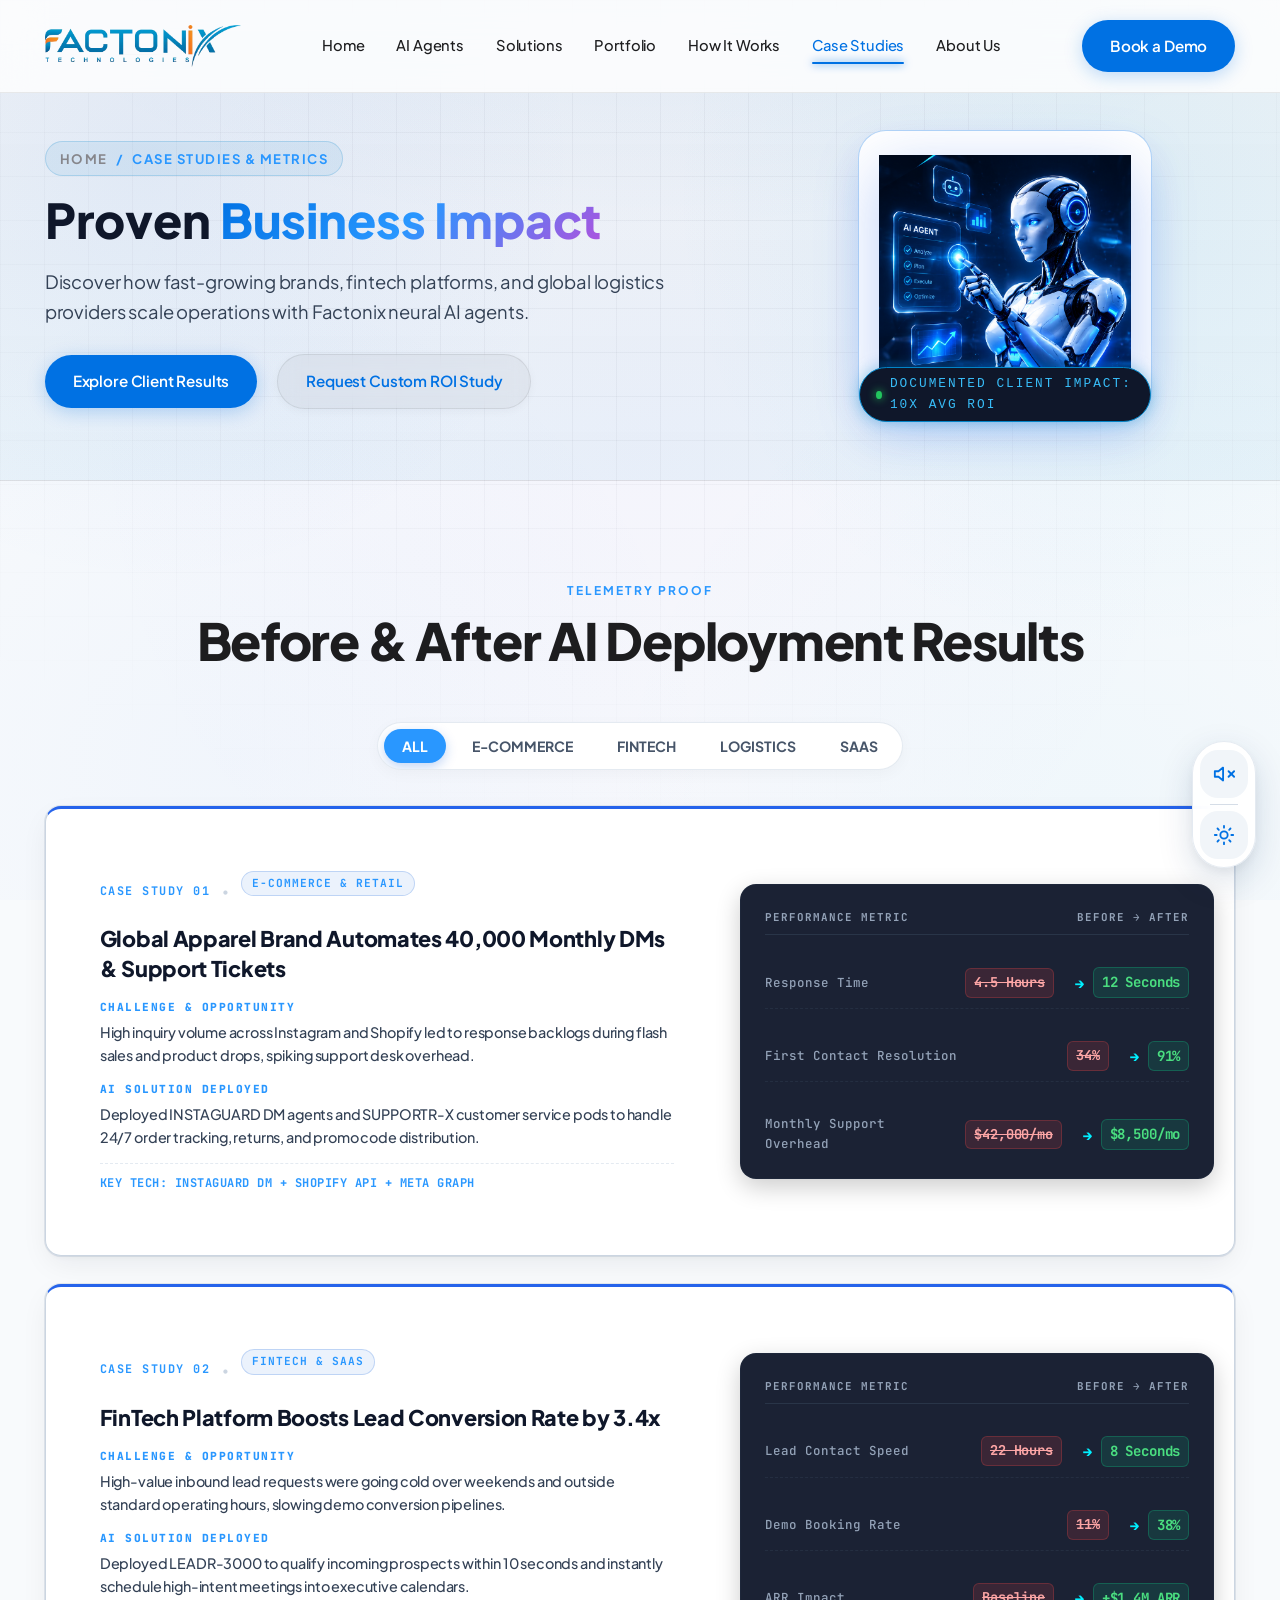
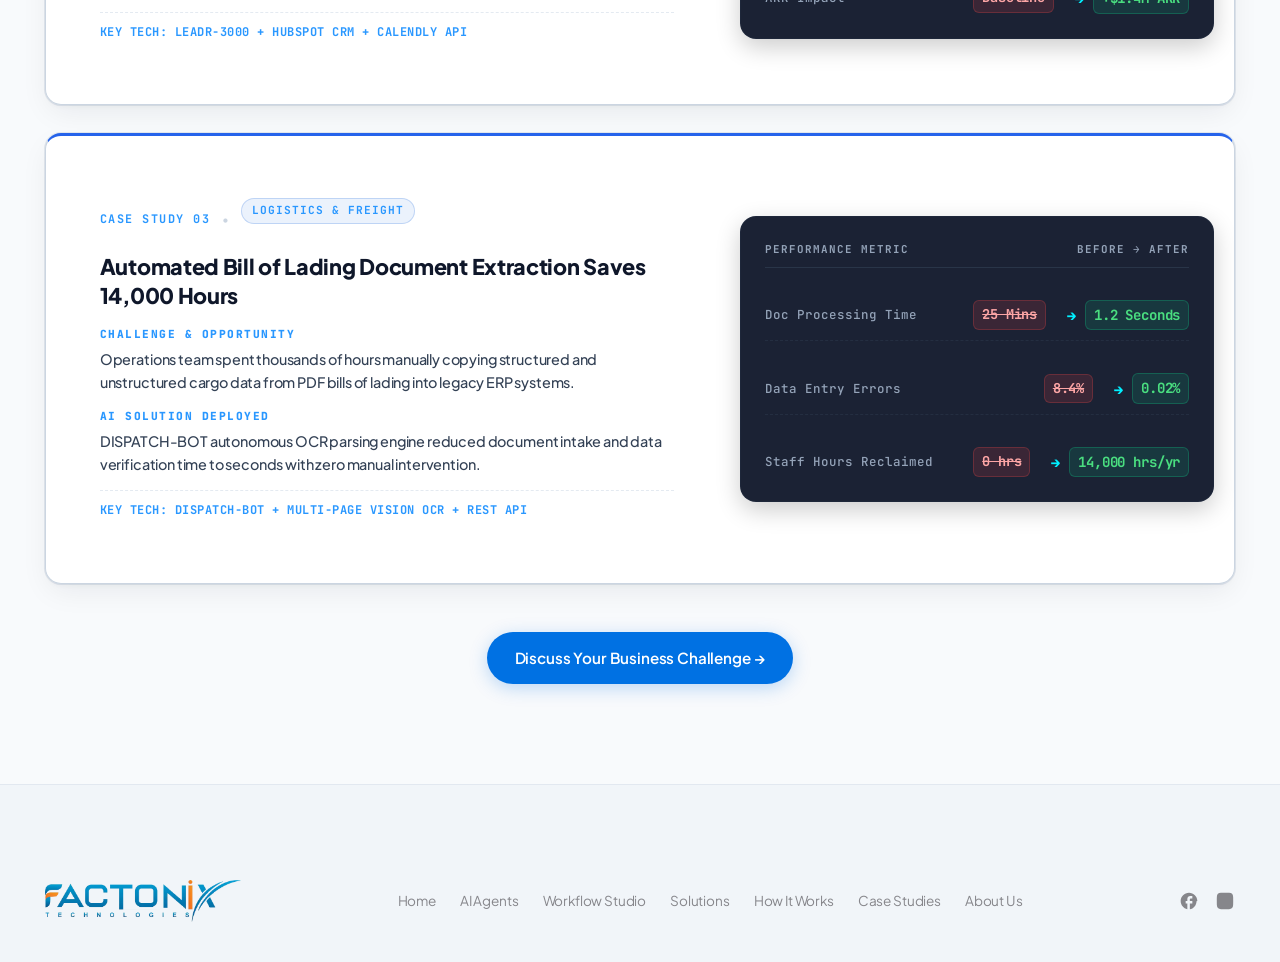
<file: case-studies.html>
<!DOCTYPE html>
<html lang="en">
<head>
    <meta charset="UTF-8">
    <meta name="viewport" content="width=device-width, initial-scale=1.0">
    <title>AI Case Studies &amp; Proven Client ROI | Factonix Technologies</title>
    <meta name="description" content="Real-world AI deployment case studies and telemetry proof. Discover how high-growth brands achieve 10x ROI, 70% cost reductions, and sub-second response times with Factonix AI agents.">
    <meta name="keywords" content="AI case studies, enterprise AI ROI, AI chatbot results, automation case studies, e-commerce AI results, customer support AI telemetry">
    <meta name="author" content="Factonix Technologies">
    <meta name="robots" content="index, follow, max-image-preview:large, max-snippet:-1, max-video-preview:-1">
    <link rel="canonical" href="https://factonix.com/case-studies">
    <link rel="icon" type="image/webp" href="assets/images/favicon-logo.ico">

    <!-- Open Graph / Facebook -->
    <meta property="og:type" content="website">
    <meta property="og:locale" content="en_US">
    <meta property="og:url" content="https://factonix.com/case-studies">
    <meta property="og:site_name" content="Factonix Technologies">
    <meta property="og:title" content="AI Case Studies &amp; Proven Client ROI | Factonix Technologies">
    <meta property="og:description" content="Read documented before-and-after results across e-commerce, fintech, and logistics operations scaling with Factonix custom AI agents.">
    <meta property="og:image" content="https://factonix.com/assets/images/logo.webp">

    <!-- Twitter Card -->
    <meta name="twitter:card" content="summary_large_image">
    <meta name="twitter:title" content="AI Case Studies &amp; Proven Client ROI | Factonix Technologies">
    <meta name="twitter:description" content="Read documented before-and-after results across e-commerce, fintech, and logistics operations scaling with Factonix custom AI agents.">
    <meta name="twitter:image" content="https://factonix.com/assets/images/logo.webp">

    <!-- Structured Data (JSON-LD) -->
    <script type="application/ld+json">
    {
      "@context": "https://schema.org",
      "@type": "BreadcrumbList",
      "itemListElement": [
        {
          "@type": "ListItem",
          "position": 1,
          "name": "Home",
          "item": "https://factonix.com/"
        },
        {
          "@type": "ListItem",
          "position": 2,
          "name": "Case Studies",
          "item": "https://factonix.com/case-studies"
        }
      ]
    }
    </script>

    <!-- Google Fonts -->
    <link rel="preconnect" href="https://fonts.googleapis.com">
    <link rel="preconnect" href="https://fonts.gstatic.com" crossorigin>
    <link href="https://fonts.googleapis.com/css2?family=JetBrains+Mono:wght@400;500;700&family=Orbitron:wght@500;600;700;800;900&family=Rajdhani:wght@500;600;700&family=Space+Grotesk:wght@400;500;600;700&display=swap" rel="stylesheet">
    <!-- Custom CSS -->
    <link rel="stylesheet" href="styles.css">
</head>
<body>
    <!-- Enterprise Preloader Overlay -->
    <div class="preloader-overlay" id="preloaderOverlay">
        <div class="preloader-content">
            <div class="preloader-ai-core">
                <div class="preloader-spin-ring ring-outer"></div>
                <div class="preloader-spin-ring ring-inner"></div>
                <div class="preloader-core-icon">⚡</div>
            </div>
            
            <div class="preloader-text-box">
                <span class="preloader-typed-text" id="preloaderTypedText"></span><span class="preloader-cursor">|</span>
            </div>
            
            <div class="preloader-progress-box">
                <div class="preloader-progress-bar">
                    <div class="preloader-progress-fill" id="preloaderFill"></div>
                </div>
                <div class="preloader-status">
                    <span class="status-label">FETCHING TELEMETRY METRICS</span>
                    <span class="status-percent" id="preloaderPercent">0%</span>
                </div>
            </div>
        </div>
    </div>



    <!-- Top HUD Live Status Bar -->
    <div class="hud-status-bar">
        <div class="container hud-status-container">
            <div class="hud-ticker-text">
                <span class="hud-status-item"><span class="status-dot"></span> SYSTEM: OPTIMAL</span>
                <span class="hud-status-item">| NEURAL CORE v4.8 ACTIVE</span>
                <span class="hud-status-item">| AGENTS DEPLOYED: 1,420</span>
                <span class="hud-status-item">| LATENCY: 12ms</span>
            </div>
            <div class="hud-status-right">
                <span>[ ROBOTICS MODE ENABLED ]</span>
            </div>
        </div>
    </div>

    <!-- Header Navigation -->
    <header class="navbar">
        <div class="container nav-container">
            <a href="./" class="logo">
                <img src="assets/images/logo.webp" alt="Factonix Technologies" class="logo-img">
            </a>

            <nav class="nav-links" id="navLinks">
                <a href="./">Home</a>
                <a href="ai-agents">AI Agents</a>
                <a href="solutions">Solutions</a>
                <a href="portfolio">Portfolio</a>
                <a href="how-it-works">How It Works</a>
                <a href="case-studies" class="active">Case Studies</a>
                <a href="about-us">About Us</a>
            </nav>

            <div class="nav-actions">
                <a href="contact?service=book-demo" class="btn btn-primary btn-sm">Book a Demo</a>
                <button class="mobile-toggle" id="mobileToggle" aria-label="Toggle menu">
                    <span></span><span></span><span></span>
                </button>
            </div>
        </div>
    </header>

    <!-- Subpage Hero Header Banner -->
    <section class="subpage-hero">
        <div class="container subpage-hero-grid">
            <div class="subpage-hero-content">
                <div class="breadcrumb-nav">
                    <a href="./">Home</a> <span>/</span> <span>CASE STUDIES & METRICS</span>
                </div>
                <h1 class="subpage-hero-title">
                    Proven <span class="text-glow">Business Impact</span>
                </h1>
                <p class="subpage-hero-desc">
                    Discover how fast-growing brands, fintech platforms, and global logistics providers scale operations with Factonix neural AI agents.
                </p>
                <div class="hero-btns">
                    <a href="#case-studies-list" class="btn btn-primary btn-glow">Explore Client Results</a>
                    <a href="contact?service=ai-automation" class="btn btn-secondary">Request Custom ROI Study</a>
                </div>
            </div>

            <div class="subpage-hero-visual">
                <div class="subpage-robot-card card-3d">
                    <img src="assets/images/cta-robot-hologram.png" alt="3D Case Studies Telemetry Visual" class="subpage-robot-img">
                    <div class="subpage-hud-badge">
                        <div class="hud-pulse-dot"></div>
                        <span>DOCUMENTED CLIENT IMPACT: 10X AVG ROI</span>
                    </div>
                </div>
            </div>
        </div>
    </section>

    <!-- Detailed Case Studies Section -->
    <section class="section" id="case-studies-list">
        <div class="container">
            <div class="section-header text-center" style="text-align: center; margin-bottom: 30px;">
                <div class="section-label">TELEMETRY PROOF</div>
                <h2 class="section-title">Before & After AI Deployment Results</h2>
            </div>

            <!-- Compact Category Filter Tabs -->
            <div class="cs-filter-wrapper">
                <div class="cs-filter-bar">
                    <button class="cs-filter-btn active" data-filter="all">ALL</button>
                    <button class="cs-filter-btn" data-filter="ecommerce">E-COMMERCE</button>
                    <button class="cs-filter-btn" data-filter="fintech">FINTECH</button>
                    <button class="cs-filter-btn" data-filter="logistics">LOGISTICS</button>
                    <button class="cs-filter-btn" data-filter="saas">SAAS</button>
                </div>
            </div>

            <!-- Case Study 1 -->
            <div class="case-study-card card-3d" data-category="ecommerce">
                <div class="case-study-content">
                    <div class="cs-meta-row">
                        <span class="cs-num-badge">CASE STUDY 01</span>
                        <span class="cs-dot-sep">•</span>
                        <span class="case-study-badge">E-COMMERCE & RETAIL</span>
                    </div>
                    <h3 class="case-study-title">Global Apparel Brand Automates 40,000 Monthly DMs & Support Tickets</h3>
                    
                    <span class="cs-section-label">CHALLENGE & OPPORTUNITY</span>
                    <p class="cs-challenge-text">
                        High inquiry volume across Instagram and Shopify led to response backlogs during flash sales and product drops, spiking support desk overhead.
                    </p>

                    <span class="cs-section-label">AI SOLUTION DEPLOYED</span>
                    <p class="cs-solution-text">
                        Deployed INSTAGUARD DM agents and SUPPORTR-X customer service pods to handle 24/7 order tracking, returns, and promo code distribution.
                    </p>

                    <div class="cs-tech-line">
                        <span>KEY TECH:</span> INSTAGUARD DM + SHOPIFY API + META GRAPH
                    </div>
                </div>

                <div class="case-study-metrics-grid">
                    <div class="metric-comparison-header">
                        <span>PERFORMANCE METRIC</span>
                        <span>BEFORE → AFTER</span>
                    </div>
                    <div class="metric-comparison-row">
                        <span class="metric-lbl">Response Time</span>
                        <div class="metric-vals-flex">
                            <span class="metric-before">4.5 Hours</span>
                            <span class="metric-arrow">→</span>
                            <span class="metric-after">12 Seconds</span>
                        </div>
                    </div>
                    <div class="metric-comparison-row">
                        <span class="metric-lbl">First Contact Resolution</span>
                        <div class="metric-vals-flex">
                            <span class="metric-before">34%</span>
                            <span class="metric-arrow">→</span>
                            <span class="metric-after">91%</span>
                        </div>
                    </div>
                    <div class="metric-comparison-row">
                        <span class="metric-lbl">Monthly Support Overhead</span>
                        <div class="metric-vals-flex">
                            <span class="metric-before">$42,000/mo</span>
                            <span class="metric-arrow">→</span>
                            <span class="metric-after">$8,500/mo</span>
                        </div>
                    </div>
                </div>
            </div>

            <!-- Case Study 2 -->
            <div class="case-study-card card-3d" data-category="fintech saas">
                <div class="case-study-content">
                    <div class="cs-meta-row">
                        <span class="cs-num-badge">CASE STUDY 02</span>
                        <span class="cs-dot-sep">•</span>
                        <span class="case-study-badge">FINTECH & SAAS</span>
                    </div>
                    <h3 class="case-study-title">FinTech Platform Boosts Lead Conversion Rate by 3.4x</h3>

                    <span class="cs-section-label">CHALLENGE & OPPORTUNITY</span>
                    <p class="cs-challenge-text">
                        High-value inbound lead requests were going cold over weekends and outside standard operating hours, slowing demo conversion pipelines.
                    </p>

                    <span class="cs-section-label">AI SOLUTION DEPLOYED</span>
                    <p class="cs-solution-text">
                        Deployed LEADR-3000 to qualify incoming prospects within 10 seconds and instantly schedule high-intent meetings into executive calendars.
                    </p>

                    <div class="cs-tech-line">
                        <span>KEY TECH:</span> LEADR-3000 + HUBSPOT CRM + CALENDLY API
                    </div>
                </div>

                <div class="case-study-metrics-grid">
                    <div class="metric-comparison-header">
                        <span>PERFORMANCE METRIC</span>
                        <span>BEFORE → AFTER</span>
                    </div>
                    <div class="metric-comparison-row">
                        <span class="metric-lbl">Lead Contact Speed</span>
                        <div class="metric-vals-flex">
                            <span class="metric-before">22 Hours</span>
                            <span class="metric-arrow">→</span>
                            <span class="metric-after">8 Seconds</span>
                        </div>
                    </div>
                    <div class="metric-comparison-row">
                        <span class="metric-lbl">Demo Booking Rate</span>
                        <div class="metric-vals-flex">
                            <span class="metric-before">11%</span>
                            <span class="metric-arrow">→</span>
                            <span class="metric-after">38%</span>
                        </div>
                    </div>
                    <div class="metric-comparison-row">
                        <span class="metric-lbl">ARR Impact</span>
                        <div class="metric-vals-flex">
                            <span class="metric-before">Baseline</span>
                            <span class="metric-arrow">→</span>
                            <span class="metric-after">+$1.4M ARR</span>
                        </div>
                    </div>
                </div>
            </div>

            <!-- Case Study 3 -->
            <div class="case-study-card card-3d" data-category="logistics">
                <div class="case-study-content">
                    <div class="cs-meta-row">
                        <span class="cs-num-badge">CASE STUDY 03</span>
                        <span class="cs-dot-sep">•</span>
                        <span class="case-study-badge">LOGISTICS & FREIGHT</span>
                    </div>
                    <h3 class="case-study-title">Automated Bill of Lading Document Extraction Saves 14,000 Hours</h3>

                    <span class="cs-section-label">CHALLENGE & OPPORTUNITY</span>
                    <p class="cs-challenge-text">
                        Operations team spent thousands of hours manually copying structured and unstructured cargo data from PDF bills of lading into legacy ERP systems.
                    </p>

                    <span class="cs-section-label">AI SOLUTION DEPLOYED</span>
                    <p class="cs-solution-text">
                        DISPATCH-BOT autonomous OCR parsing engine reduced document intake and data verification time to seconds with zero manual intervention.
                    </p>

                    <div class="cs-tech-line">
                        <span>KEY TECH:</span> DISPATCH-BOT + MULTI-PAGE VISION OCR + REST API
                    </div>
                </div>

                <div class="case-study-metrics-grid">
                    <div class="metric-comparison-header">
                        <span>PERFORMANCE METRIC</span>
                        <span>BEFORE → AFTER</span>
                    </div>
                    <div class="metric-comparison-row">
                        <span class="metric-lbl">Doc Processing Time</span>
                        <div class="metric-vals-flex">
                            <span class="metric-before">25 Mins</span>
                            <span class="metric-arrow">→</span>
                            <span class="metric-after">1.2 Seconds</span>
                        </div>
                    </div>
                    <div class="metric-comparison-row">
                        <span class="metric-lbl">Data Entry Errors</span>
                        <div class="metric-vals-flex">
                            <span class="metric-before">8.4%</span>
                            <span class="metric-arrow">→</span>
                            <span class="metric-after">0.02%</span>
                        </div>
                    </div>
                    <div class="metric-comparison-row">
                        <span class="metric-lbl">Staff Hours Reclaimed</span>
                        <div class="metric-vals-flex">
                            <span class="metric-before">0 hrs</span>
                            <span class="metric-arrow">→</span>
                            <span class="metric-after">14,000 hrs/yr</span>
                        </div>
                    </div>
                </div>
            </div>

            <div style="text-align: center; margin-top: 48px;">
                <a href="contact?service=build-my-agent" class="btn btn-primary btn-glow">Discuss Your Business Challenge →</a>
            </div>
        </div>
    </section>

    <!-- Footer Section -->
    <footer class="footer">
        <div class="container footer-container">
            <a href="./" class="logo">
                <img src="assets/images/logo.webp" alt="Factonix Technologies" class="logo-img">
            </a>

            <div class="footer-links">
                <a href="./">Home</a>
                <a href="ai-agents">AI Agents</a>
                <a href="workflow-studio">Workflow Studio</a>
                <a href="solutions">Solutions</a>
                <a href="how-it-works">How It Works</a>
                <a href="case-studies">Case Studies</a>
                <a href="about-us">About Us</a>
            </div>

            <div class="footer-right">
                <div class="social-icons">
                    <a target="_blank" href="https://www.facebook.com/factonix" aria-label="Facebook"><svg xmlns="http://w3.org" viewBox="0 0 24 24" width="24" height="24" fill="currentColor">
  <path d="M22 12c0-5.52-4.48-10-10-10S2 6.48 2 12c0 4.84 3.44 8.87 8 9.8V15H8v-3h2V9.5C10 7.57 11.57 6 13.5 6H16v3h-2c-.55 0-1 .45-1 1v2h3v3h-3v6.95c4.56-.93 8-4.96 8-9.8z"/>
</svg>
</a>
<a target="_blank" href="https://www.instagram.com/factonix.official" aria-label="Instagram"><svg viewBox="0 0 24 24" fill="currentColor"><path d="M12 2.163c3.204 0 3.584.012 4.85.07 3.252.148 4.771 1.691 4.919 4.919.058 1.265.069 1.645.069 4.849 0 3.205-.012 3.584-.069 4.849-.149 3.225-1.664 4.771-4.919 4.919-1.266.058-1.644.07-4.85.07-3.204 0-3.584-.012-4.849-.07-3.26-.149-4.771-1.699-4.919-4.92-.058-1.265-.07-1.644-.07-4.849 0-3.204.013-3.583.07-4.849.149-3.227 1.664-4.771 4.919-4.919 1.266-.057 1.645-.069 4.849-.069z"/></svg></a>
                </div>
            </div>
        </div>
    </footer>

    <!-- Global Floating Corner AI Robot Agent Widget (Disabled) -->
    <!--
    <div class="corner-robot-widget" id="cornerRobotWidget">
        <div class="robot-speech-bubble" id="robotSpeechBubble">
            <span class="speech-close" id="speechClose">&times;</span>
            <div class="speech-text" id="speechText">
                Impressed by these metrics? Let's achieve similar results for your business!
            </div>
            <div class="speech-actions">
                <a href="contact" class="speech-btn">Book Demo</a>
            </div>
        </div>

        <div class="corner-robot-avatar" id="cornerRobotAvatar">
            <img src="assets/images/agent.png" alt="AGENTSPACE AI Robot Assistant" class="bouncing-agent-img">
        </div>
    </div>
    -->

    <!-- Holographic Crosshair Cursor Elements -->
    <div class="sci-cursor-container" id="sciCursorContainer">
        <div class="sci-cursor-dot" id="sciCursorDot"></div>
        <div class="sci-cursor-reticle" id="sciCursorReticle">
            <div class="reticle-ring"></div>
            <div class="reticle-bracket bracket-tl"></div>
            <div class="reticle-bracket bracket-tr"></div>
            <div class="reticle-bracket bracket-bl"></div>
            <div class="reticle-bracket bracket-br"></div>
            <div class="reticle-target-text" id="reticleTargetText">TARGET LOCKED</div>
        </div>
    </div>


    <!-- Fixed Floating Quick Settings Control Dock -->
    <div class="floating-control-dock" id="floatingControlDock">
        <button class="dock-btn sound-dock-btn" id="soundToggleBtn" aria-label="Sound Off" data-tooltip="Sound Off">
            <svg class="dock-icon icon-sound-off" viewBox="0 0 24 24" fill="none" stroke="currentColor" stroke-width="2" stroke-linecap="round" stroke-linejoin="round">
                <polygon points="11 5 6 9 2 9 2 15 6 15 11 19 11 5"></polygon>
                <line x1="23" y1="9" x2="17" y2="15"></line>
                <line x1="17" y1="9" x2="23" y2="15"></line>
            </svg>
            <svg class="dock-icon icon-sound-on" viewBox="0 0 24 24" fill="none" stroke="currentColor" stroke-width="2" stroke-linecap="round" stroke-linejoin="round" style="display:none;">
                <polygon points="11 5 6 9 2 9 2 15 6 15 11 19 11 5"></polygon>
                <path d="M19.07 4.93a10 10 0 0 1 0 14.14M15.54 8.46a5 5 0 0 1 0 7.07"></path>
            </svg>
            <span class="dock-tooltip">Sound Off</span>
        </button>
        
        <div class="dock-divider"></div>
        
        <button class="dock-btn mode-dock-btn" id="roboticsModeToggle" aria-label="Robotics Mode Off" data-tooltip="Robotics Mode Off">
            <svg class="dock-icon icon-mode-off" viewBox="0 0 24 24" fill="none" stroke="currentColor" stroke-width="2" stroke-linecap="round" stroke-linejoin="round">
                <circle cx="12" cy="12" r="4"></circle>
                <path d="M12 2v2M12 20v2M4.93 4.93l1.41 1.41M17.66 17.66l1.41 1.41M2 12h2M20 12h2M6.34 17.66l-1.41 1.41M19.07 4.93l-1.41 1.41"></path>
            </svg>
            <svg class="dock-icon icon-mode-on" viewBox="0 0 24 24" fill="none" stroke="currentColor" stroke-width="2" stroke-linecap="round" stroke-linejoin="round" style="display:none;">
                <path d="M21 12.79A9 9 0 1 1 11.21 3 7 7 0 0 0 21 12.79z"></path>
            </svg>
            <span class="dock-tooltip">Robotics Mode Off</span>
        </button>
    </div>

    <script src="script.js"></script>
</body>
</html>
</file>
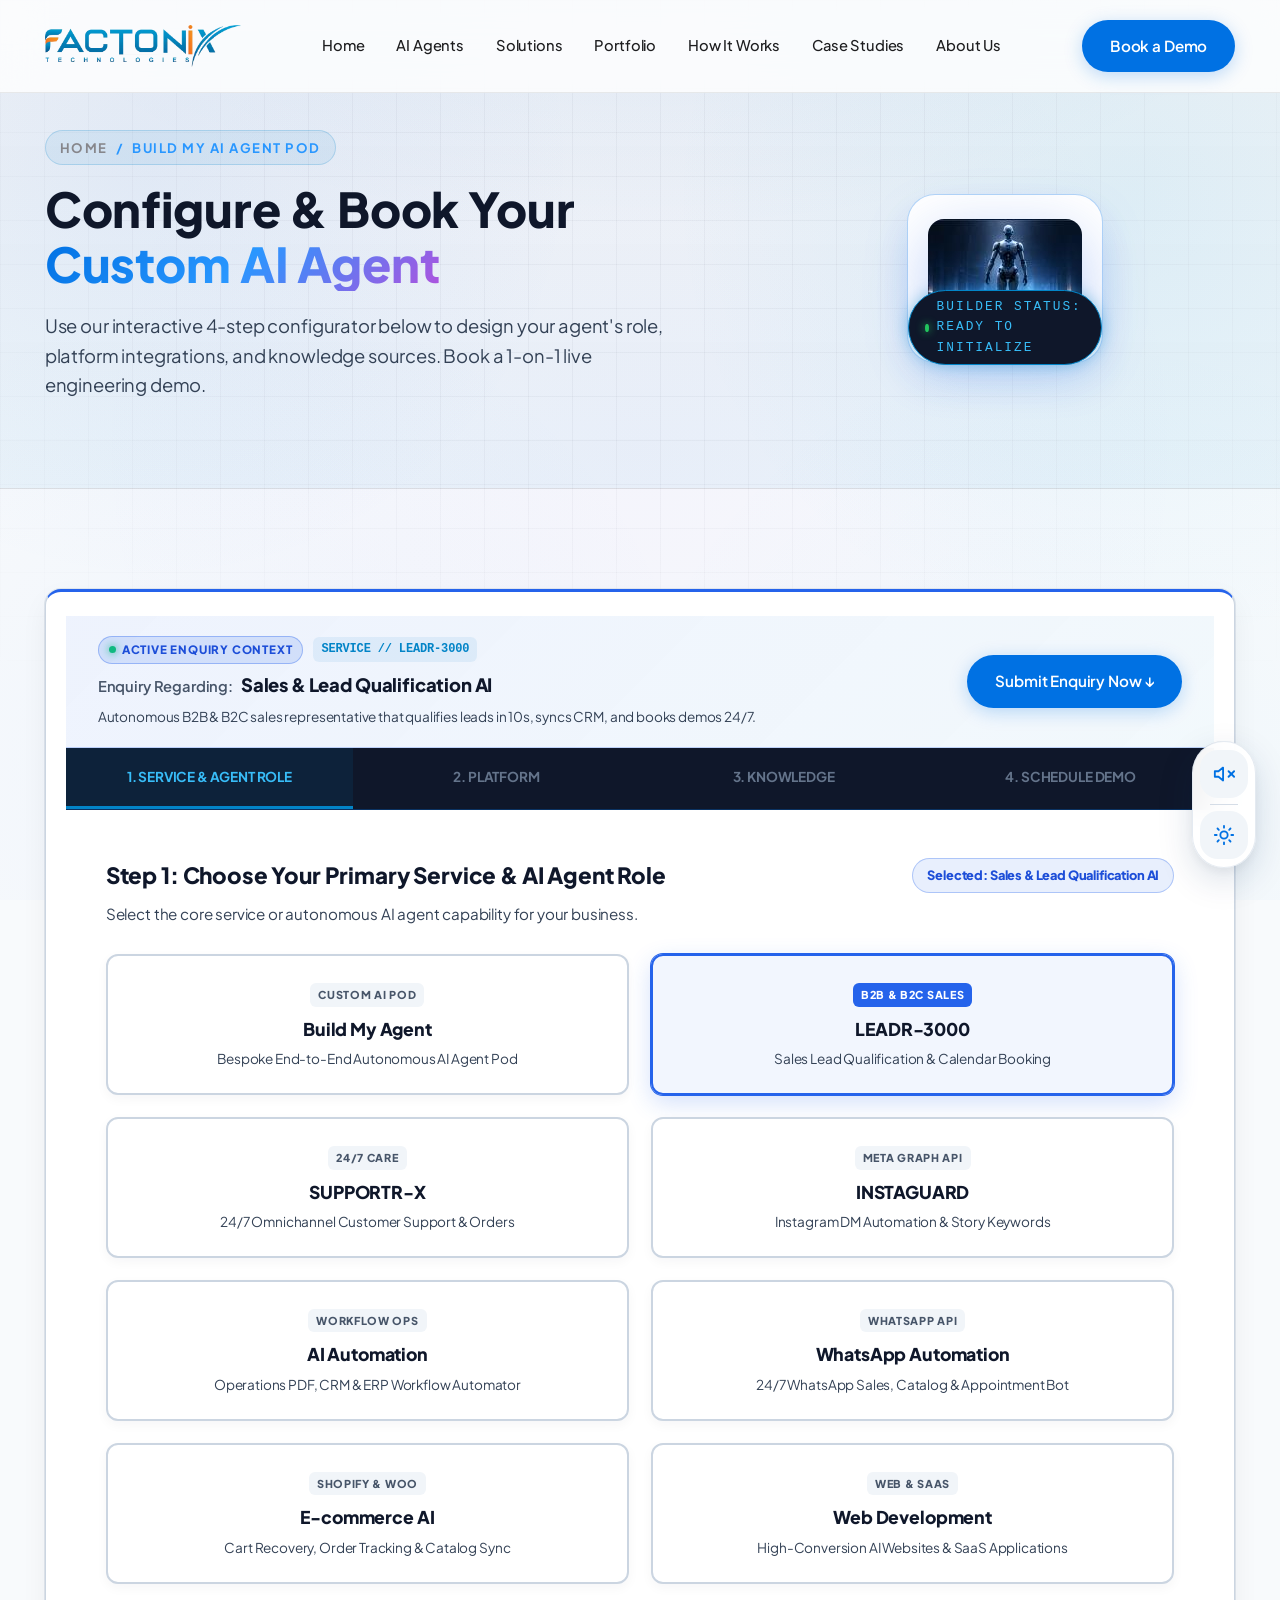
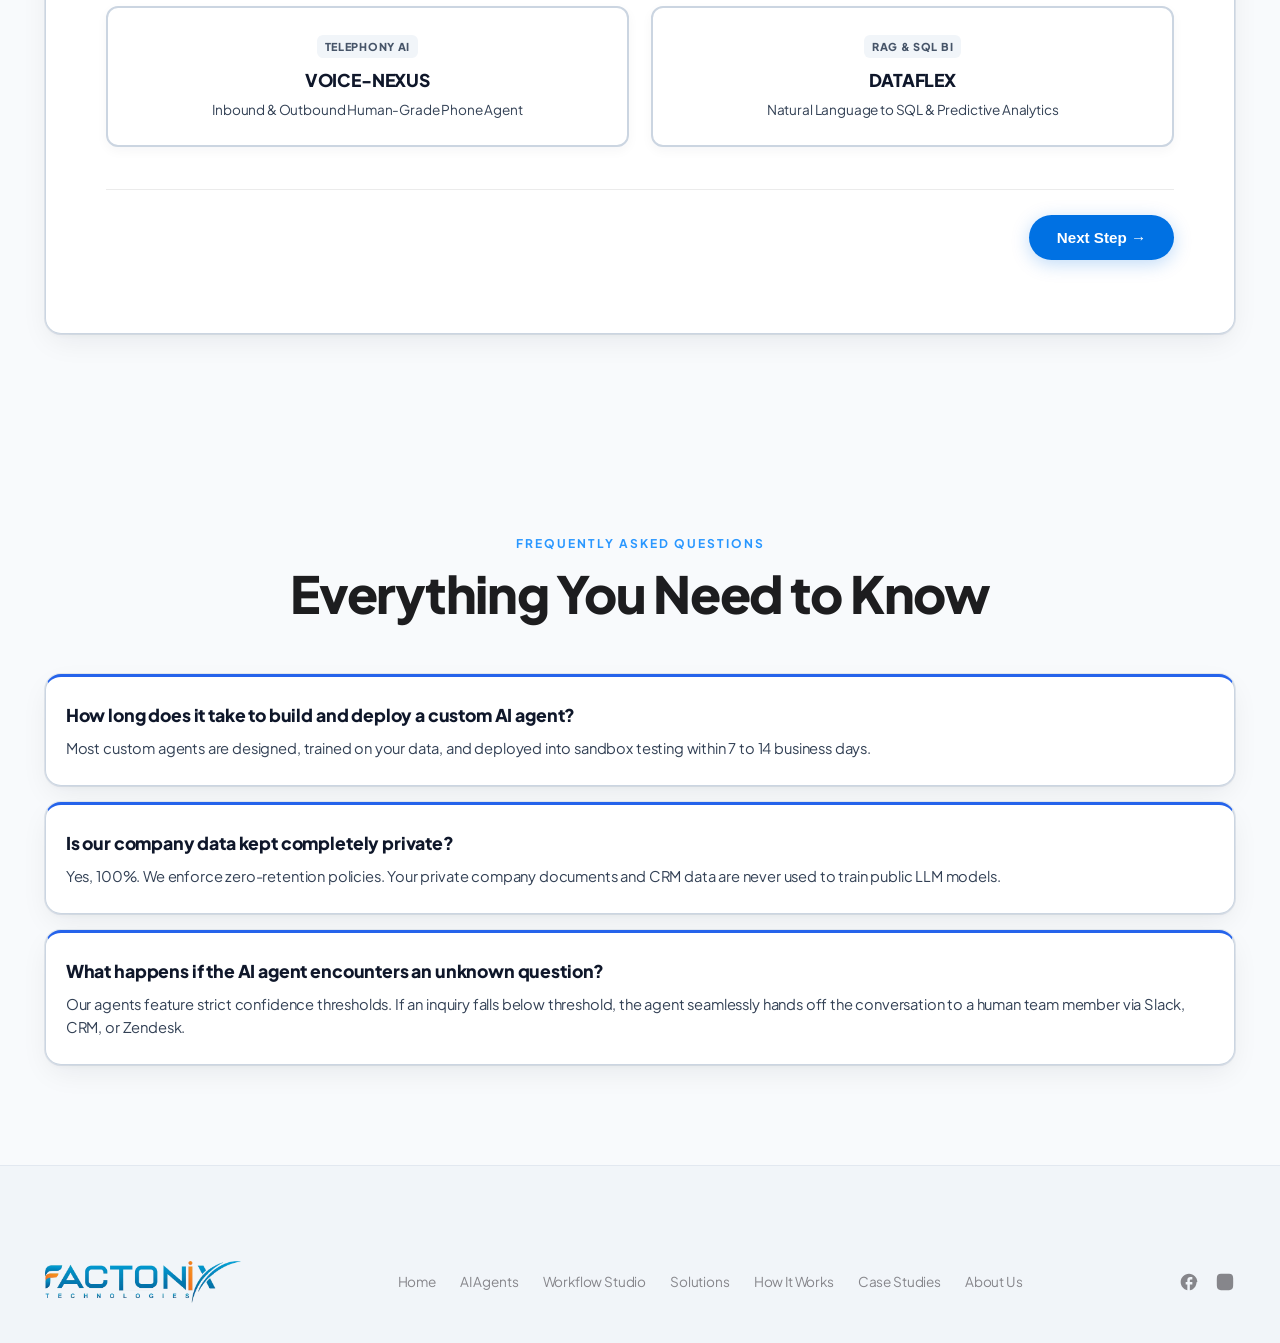
<file: contact.html>
<!DOCTYPE html>
<html lang="en">
<head>
    <meta charset="UTF-8">
    <meta name="viewport" content="width=device-width, initial-scale=1.0">
    <title>Book a Live Demo &amp; Build Your AI Agent | Factonix Technologies</title>
    <meta name="description" content="Configure your custom AI agent blueprint and book a live architecture demo. Get an instant proposal tailored to your CRM, platforms, and business workflow goals.">
    <meta name="keywords" content="book AI demo, hire AI engineers, custom AI agent quote, Factonix contact, build AI agent, enterprise AI proposal">
    <meta name="author" content="Factonix Technologies">
    <meta name="robots" content="index, follow, max-image-preview:large, max-snippet:-1, max-video-preview:-1">
    <link rel="canonical" href="https://factonix.com/contact">
    <link rel="icon" type="image/webp" href="assets/images/favicon-logo.ico">

    <!-- Open Graph / Facebook -->
    <meta property="og:type" content="website">
    <meta property="og:locale" content="en_US">
    <meta property="og:url" content="https://factonix.com/contact">
    <meta property="og:site_name" content="Factonix Technologies">
    <meta property="og:title" content="Book a Live Demo &amp; Build Your AI Agent | Factonix Technologies">
    <meta property="og:description" content="Configure your custom AI agent blueprint and book a 1-on-1 architecture strategy session with our engineering team.">
    <meta property="og:image" content="https://factonix.com/assets/images/logo.webp">

    <!-- Twitter Card -->
    <meta name="twitter:card" content="summary_large_image">
    <meta name="twitter:title" content="Book a Live Demo &amp; Build Your AI Agent | Factonix Technologies">
    <meta name="twitter:description" content="Configure your custom AI agent blueprint and book a 1-on-1 architecture strategy session with our engineering team.">
    <meta name="twitter:image" content="https://factonix.com/assets/images/logo.webp">

    <!-- Structured Data (JSON-LD) -->
    <script type="application/ld+json">
    {
      "@context": "https://schema.org",
      "@type": "ContactPage",
      "name": "Contact & AI Demo Booking - Factonix Technologies",
      "url": "https://factonix.com/contact",
      "description": "Configure your AI agent blueprint and schedule a strategy demo with Factonix AI engineers.",
      "mainEntity": {
        "@type": "Organization",
        "name": "Factonix Technologies",
        "url": "https://factonix.com/",
        "logo": "https://factonix.com/assets/images/logo.webp"
      }
    }
    </script>

    <!-- Google Fonts -->
    <link rel="preconnect" href="https://fonts.googleapis.com">
    <link rel="preconnect" href="https://fonts.gstatic.com" crossorigin>
    <link href="https://fonts.googleapis.com/css2?family=JetBrains+Mono:wght@400;500;700&family=Orbitron:wght@500;600;700;800;900&family=Rajdhani:wght@500;600;700&family=Space+Grotesk:wght@400;500;600;700&display=swap" rel="stylesheet">
    <!-- Custom CSS -->
    <link rel="stylesheet" href="styles.css">
</head>
<body>
    <!-- Enterprise Preloader Overlay -->
    <div class="preloader-overlay" id="preloaderOverlay">
        <div class="preloader-content">
            <div class="preloader-ai-core">
                <div class="preloader-spin-ring ring-outer"></div>
                <div class="preloader-spin-ring ring-inner"></div>
                <div class="preloader-core-icon">⚡</div>
            </div>
            
            <div class="preloader-text-box">
                <span class="preloader-typed-text" id="preloaderTypedText"></span><span class="preloader-cursor">|</span>
            </div>
            
            <div class="preloader-progress-box">
                <div class="preloader-progress-bar">
                    <div class="preloader-progress-fill" id="preloaderFill"></div>
                </div>
                <div class="preloader-status">
                    <span class="status-label">INITIALIZING AGENT BUILDER WIZARD</span>
                    <span class="status-percent" id="preloaderPercent">0%</span>
                </div>
            </div>
        </div>
    </div>



    <!-- Top HUD Live Status Bar -->
    <div class="hud-status-bar">
        <div class="container hud-status-container">
            <div class="hud-ticker-text">
                <span class="hud-status-item"><span class="status-dot"></span> SYSTEM: OPTIMAL</span>
                <span class="hud-status-item">| NEURAL CORE v4.8 ACTIVE</span>
                <span class="hud-status-item">| AGENTS DEPLOYED: 1,420</span>
                <span class="hud-status-item">| LATENCY: 12ms</span>
            </div>
            <div class="hud-status-right">
                <span>[ ROBOTICS MODE ENABLED ]</span>
            </div>
        </div>
    </div>

    <!-- Header Navigation -->
    <header class="navbar">
        <div class="container nav-container">
            <a href="./" class="logo">
                <img src="assets/images/logo.webp" alt="Factonix Technologies" class="logo-img">
            </a>

            <nav class="nav-links" id="navLinks">
                <a href="./">Home</a>
                <a href="ai-agents">AI Agents</a>
                <a href="solutions">Solutions</a>
                <a href="portfolio">Portfolio</a>
                <a href="how-it-works">How It Works</a>
                <a href="case-studies">Case Studies</a>
                <a href="about-us">About Us</a>
            </nav>

            <div class="nav-actions">
                <a href="contact?service=book-demo" class="btn btn-primary btn-sm active">Book a Demo</a>
                <button class="mobile-toggle" id="mobileToggle" aria-label="Toggle menu">
                    <span></span><span></span><span></span>
                </button>
            </div>
        </div>
    </header>

    <!-- Subpage Hero Header Banner -->
    <section class="subpage-hero">
        <div class="container subpage-hero-grid">
            <div class="subpage-hero-content">
                <div class="breadcrumb-nav">
                    <a href="./">Home</a> <span>/</span> <span id="contactHeroBreadcrumb">BUILD MY AI AGENT POD</span>
                </div>
                <h1 class="subpage-hero-title" id="contactHeroTitle">
                    Configure & Book Your <span class="text-glow" id="contactHeroHighlight">Custom AI Agent</span>
                </h1>
                <p class="subpage-hero-desc" id="contactHeroDesc">
                    Use our interactive 4-step configurator below to design your agent's role, platform integrations, and knowledge sources. Book a 1-on-1 live engineering demo.
                </p>
            </div>

            <div class="subpage-hero-visual">
                <div class="subpage-robot-card card-3d">
                    <img src="assets/images/robot-cta.jpg" alt="3D Robot Agent Builder" class="subpage-robot-img" style="border-radius: 16px;">
                    <div class="subpage-hud-badge">
                        <div class="hud-pulse-dot"></div>
                        <span id="contactHudBadgeText">BUILDER STATUS: READY TO INITIALIZE</span>
                    </div>
                </div>
            </div>
        </div>
    </section>

    <!-- 4-Step Interactive AI Agent Configurator Section -->
    <section class="section" id="configurator">
        <div class="container" style="max-width: 950px;">
            <div class="configurator-card card-3d">
                <!-- Context-Aware Enquiry Header Banner -->
                <div class="service-context-banner" id="enquiryContextBanner">
                    <div class="service-context-left">
                        <div class="service-context-badge-row">
                            <span class="service-context-pill" id="enquiryContextStatusTag">
                                <span class="context-pulse-dot"></span>
                                <span id="enquiryContextStatusText">ACTIVE ENQUIRY CONTEXT</span>
                            </span>
                            <span class="service-context-code" id="enquiryContextCodeTag">SERVICE // LEADR-3000</span>
                        </div>
                        <div class="service-context-title-row">
                            <span class="service-context-prefix">Enquiry Regarding:</span>
                            <strong class="service-context-name" id="enquiryContextServiceTitle">Sales & Lead Qualification AI (LEADR-3000)</strong>
                        </div>
                        <p class="service-context-desc" id="enquiryContextServiceDesc">
                            Sales Lead Qualification & Calendar Booking — Your service option is active and pre-loaded in the enquiry form below.
                        </p>
                    </div>
                    <div class="service-context-right">
                        <a href="#agentBuilderFormSection" class="btn btn-primary btn-sm btn-glow" id="enquiryJumpToFormBtn">
                            Submit Enquiry Now ↓
                        </a>
                    </div>
                </div>

                <!-- Navigation Steps Tabs -->
                <div class="configurator-nav-steps">
                    <div class="config-step-tab active" data-step="1" id="configTab1">1. SERVICE & AGENT ROLE</div>
                    <div class="config-step-tab" data-step="2" id="configTab2">2. PLATFORM</div>
                    <div class="config-step-tab" data-step="3" id="configTab3">3. KNOWLEDGE</div>
                    <div class="config-step-tab" data-step="4" id="configTab4">4. SCHEDULE DEMO</div>
                </div>

                <div class="configurator-body">
                    <!-- Step 1: Service & Agent Role -->
                    <div class="config-step-content active" id="stepContent1">
                        <div class="step-header-flex">
                            <div>
                                <h3 style="font-size: 1.4rem; font-weight: 800; margin-bottom: 8px;">Step 1: Choose Your Primary Service & AI Agent Role</h3>
                                <p style="color: var(--text-muted); font-size: 0.95rem;">Select the core service or autonomous AI agent capability for your business.</p>
                            </div>
                            <span class="step-active-indicator" id="step1SelectedPill">Selected: LEADR-3000</span>
                        </div>

                        <div class="option-cards-grid" id="step1OptionsGrid">
                            <div class="config-option-card" data-service="build-my-agent" data-agent="CUSTOM-POD" data-role-title="Build My Agent">
                                <span class="option-card-badge">CUSTOM AI POD</span>
                                <div class="config-option-title">Build My Agent</div>
                                <div class="config-option-desc">Bespoke End-to-End Autonomous AI Agent Pod</div>
                            </div>
                            <div class="config-option-card selected" data-service="sales-ai" data-agent="LEADR-3000" data-role-title="LEADR-3000 (Sales AI)">
                                <span class="option-card-badge">B2B & B2C SALES</span>
                                <div class="config-option-title">LEADR-3000</div>
                                <div class="config-option-desc">Sales Lead Qualification & Calendar Booking</div>
                            </div>
                            <div class="config-option-card" data-service="customer-support-ai" data-agent="SUPPORTR-X" data-role-title="SUPPORTR-X (Support AI)">
                                <span class="option-card-badge">24/7 CARE</span>
                                <div class="config-option-title">SUPPORTR-X</div>
                                <div class="config-option-desc">24/7 Omnichannel Customer Support & Orders</div>
                            </div>
                            <div class="config-option-card" data-service="social-automation" data-agent="INSTAGUARD" data-role-title="INSTAGUARD (Social AI)">
                                <span class="option-card-badge">META GRAPH API</span>
                                <div class="config-option-title">INSTAGUARD</div>
                                <div class="config-option-desc">Instagram DM Automation & Story Keywords</div>
                            </div>
                            <div class="config-option-card" data-service="ai-automation" data-agent="DISPATCH-BOT" data-role-title="AI Workflow Automation">
                                <span class="option-card-badge">WORKFLOW OPS</span>
                                <div class="config-option-title">AI Automation</div>
                                <div class="config-option-desc">Operations PDF, CRM & ERP Workflow Automator</div>
                            </div>
                            <div class="config-option-card" data-service="whatsapp-automation" data-agent="WHATSAPP-FLOW" data-role-title="WhatsApp Automation">
                                <span class="option-card-badge">WHATSAPP API</span>
                                <div class="config-option-title">WhatsApp Automation</div>
                                <div class="config-option-desc">24/7 WhatsApp Sales, Catalog & Appointment Bot</div>
                            </div>
                            <div class="config-option-card" data-service="ecommerce" data-agent="ECOM-NEXUS" data-role-title="E-commerce AI">
                                <span class="option-card-badge">SHOPIFY & WOO</span>
                                <div class="config-option-title">E-commerce AI</div>
                                <div class="config-option-desc">Cart Recovery, Order Tracking & Catalog Sync</div>
                            </div>
                            <div class="config-option-card" data-service="web-development" data-agent="WEB-ARCHITECT" data-role-title="AI Web Development">
                                <span class="option-card-badge">WEB & SAAS</span>
                                <div class="config-option-title">Web Development</div>
                                <div class="config-option-desc">High-Conversion AI Websites & SaaS Applications</div>
                            </div>
                            <div class="config-option-card" data-service="voice-ai" data-agent="VOICE-NEXUS" data-role-title="VOICE-NEXUS (Voice AI)">
                                <span class="option-card-badge">TELEPHONY AI</span>
                                <div class="config-option-title">VOICE-NEXUS</div>
                                <div class="config-option-desc">Inbound & Outbound Human-Grade Phone Agent</div>
                            </div>
                            <div class="config-option-card" data-service="data-intelligence" data-agent="DATAFLEX" data-role-title="DATAFLEX (Data AI)">
                                <span class="option-card-badge">RAG & SQL BI</span>
                                <div class="config-option-title">DATAFLEX</div>
                                <div class="config-option-desc">Natural Language to SQL & Predictive Analytics</div>
                            </div>
                        </div>
                    </div>

                    <!-- Step 2: Platform Integration -->
                    <div class="config-step-content" id="stepContent2">
                        <h3 style="font-size: 1.4rem; font-weight: 800; margin-bottom: 8px;">Step 2: Select Integration Environment</h3>
                        <p style="color: var(--text-muted); font-size: 0.95rem;">Where will your AI agent interact with users or data?</p>

                        <div class="option-cards-grid" id="step2OptionsGrid">
                            <div class="config-option-card selected" data-platform="hubspot-salesforce" data-platform-title="HubSpot & Salesforce">
                                <div class="config-option-title">HubSpot & Salesforce</div>
                                <div class="config-option-desc">Sync contacts, deals, and notes directly</div>
                            </div>
                            <div class="config-option-card" data-platform="meta-whatsapp" data-platform-title="Meta Instagram & WhatsApp">
                                <div class="config-option-title">Meta Instagram & WhatsApp</div>
                                <div class="config-option-desc">Official Meta Graph API messaging pipeline</div>
                            </div>
                            <div class="config-option-card" data-platform="zendesk-gorgias" data-platform-title="Zendesk, Shopify & Gorgias">
                                <div class="config-option-title">Zendesk, Shopify & Gorgias</div>
                                <div class="config-option-desc">E-commerce support ticket & order resolution</div>
                            </div>
                            <div class="config-option-card" data-platform="custom-rest" data-platform-title="Custom REST / Webhooks">
                                <div class="config-option-title">Custom REST / Webhooks</div>
                                <div class="config-option-desc">Connect directly to internal database APIs</div>
                            </div>
                        </div>
                    </div>

                    <!-- Step 3: Knowledge Base -->
                    <div class="config-step-content" id="stepContent3">
                        <h3 style="font-size: 1.4rem; font-weight: 800; margin-bottom: 8px;">Step 3: Connect Knowledge Base & Data</h3>
                        <p style="color: var(--text-muted); font-size: 0.95rem;">What data sources should train your agent's neural memory?</p>

                        <div class="option-cards-grid" id="step3OptionsGrid">
                            <div class="config-option-card selected" data-knowledge="company-sops" data-knowledge-title="Company SOPs & PDFs">
                                <div class="config-option-title">Company SOPs & PDFs</div>
                                <div class="config-option-desc">Ingest training manuals, contracts & docs</div>
                            </div>
                            <div class="config-option-card" data-knowledge="website-urls" data-knowledge-title="Website & Help Desk URLs">
                                <div class="config-option-title">Website & Help Desk URLs</div>
                                <div class="config-option-desc">Crawl live website FAQs & KB pages</div>
                            </div>
                            <div class="config-option-card" data-knowledge="sql-vector-rag" data-knowledge-title="SQL Database & Vector RAG">
                                <div class="config-option-title">SQL Database & Vector RAG</div>
                                <div class="config-option-desc">Real-time database queries & analytics</div>
                            </div>
                        </div>
                    </div>

                    <!-- Step 4: Schedule Demo & Contact Form (Shown only on Step 4) -->
                    <div class="config-step-content" id="stepContent4">
                        <div id="agentBuilderFormSection" class="contact-form-section-wrapper">
                            <div class="contact-form-header-row">
                                <div>
                                    <h3 style="font-size: 1.4rem; font-weight: 800; margin-bottom: 6px;">Step 4: Book Your Live Demo & Blueprint Session</h3>
                                    <p style="color: var(--text-muted); font-size: 0.95rem; margin-bottom: 0;">Your selected service is locked in below. Enter your details to submit your enquiry immediately.</p>
                                </div>
                                <span class="form-ready-badge" id="formPreselectedBadge">✓ Service Pre-Selected</span>
                            </div>

                            <!-- Clear Enquiry Context Box inside the Contact Form -->
                            <div class="form-enquiry-context-box" id="formEnquiryContextBox">
                                <div class="form-enquiry-top-row">
                                    <div class="form-enquiry-title-group">
                                        <span class="form-enquiry-kicker">ENQUIRY REGARDING</span>
                                        <div class="form-enquiry-service-name" id="formSelectedServiceLabel">Sales & Lead Qualification AI (LEADR-3000)</div>
                                    </div>
                                    <span class="form-enquiry-status-chip" id="formServiceSourceChip">ACTIVE SELECTION</span>
                                </div>
                                <div class="form-blueprint-summary-pills">
                                    <span class="blueprint-pill"><strong>Service:</strong> <span id="formSummaryService">Sales & Lead Qualification AI</span></span>
                                    <span class="blueprint-pill"><strong>Agent Role:</strong> <span id="formSummaryRole">LEADR-3000</span></span>
                                    <span class="blueprint-pill"><strong>Platform:</strong> <span id="formSummaryPlatform">HubSpot & Salesforce</span></span>
                                    <span class="blueprint-pill"><strong>Knowledge:</strong> <span id="formSummaryKnowledge">Company SOPs & PDFs</span></span>
                                </div>
                            </div>

                            <form id="agentBuilderForm" action="contact-handler.php" method="POST" novalidate>
                                <!-- Anti-Spam Honeypot (Invisible to human users) -->
                                <div style="display:none !important; position:absolute; left:-9999px;" aria-hidden="true">
                                    <label for="websiteUrlHp">Leave this field blank</label>
                                    <input type="text" id="websiteUrlHp" name="website_url_hp" tabindex="-1" autocomplete="off">
                                </div>

                                <input type="hidden" id="configSelectedServiceSlug" name="service_slug" value="sales-ai">
                                <input type="hidden" id="configSelectedAgentCode" name="agent_code" value="LEADR-3000">
                                <input type="hidden" id="configSelectedPlatform" name="platform" value="HubSpot & Salesforce">
                                <input type="hidden" id="configSelectedKnowledge" name="knowledge_base" value="Company SOPs & PDFs">

                                <div class="form-grid-2">
                                    <div>
                                        <label for="configServiceSelect" style="display: block; font-weight: 700; font-size: 0.85rem; margin-bottom: 6px;">Selected Service / Enquiry Topic *</label>
                                        <select id="configServiceSelect" name="service" required style="width: 100%; padding: 12px 16px; border-radius: var(--radius-sm); border: 2px solid var(--primary-blue); background: rgba(37, 99, 235, 0.04); font-family: inherit; font-size: 0.95rem; font-weight: 700; color: #0f172a;">
                                            <option value="build-my-agent">Build My Agent — Custom AI Agent Pod</option>
                                            <option value="sales-ai" selected>Sales AI — Lead Qualification & Booking (LEADR-3000)</option>
                                            <option value="customer-support-ai">Customer Support AI — 24/7 Omnichannel Care (SUPPORTR-X)</option>
                                            <option value="social-automation">Social Media Automation — Instagram & DM AI (INSTAGUARD)</option>
                                            <option value="ai-automation">AI Automation — Business & Operations Workflows (DISPATCH-BOT)</option>
                                            <option value="whatsapp-automation">WhatsApp Automation — 24/7 WhatsApp Sales & Booking Bot</option>
                                            <option value="ecommerce">E-commerce AI — Shopify / Order & Cart Recovery</option>
                                            <option value="web-development">Web Development — AI Websites & Custom Web Apps</option>
                                            <option value="voice-ai">Voice AI — Inbound & Outbound Phone Agent (VOICE-NEXUS)</option>
                                            <option value="data-intelligence">Data Intelligence — SQL & Vector RAG Analytics (DATAFLEX)</option>
                                            <option value="book-demo">Book a Live Architecture Demo & Strategy Call</option>
                                        </select>
                                    </div>
                                    <div>
                                        <label for="contactTeamSize" style="display: block; font-weight: 700; font-size: 0.85rem; margin-bottom: 6px;">Estimated Team Size</label>
                                        <select id="contactTeamSize" name="team_size" style="width: 100%; padding: 12px 16px; border-radius: var(--radius-sm); border: 1px solid var(--border-color); font-family: inherit; font-size: 0.95rem;">
                                            <option>1 - 10 Employees</option>
                                            <option>10 - 50 Employees</option>
                                            <option>50 - 250 Employees</option>
                                            <option>250+ Enterprise</option>
                                        </select>
                                    </div>
                                </div>

                                <div class="form-grid-2">
                                    <div>
                                        <label for="contactFullName" style="display: block; font-weight: 700; font-size: 0.85rem; margin-bottom: 6px;">Your Full Name *</label>
                                        <input type="text" id="contactFullName" name="full_name" required placeholder="e.g. Alex Morgan" style="width: 100%; padding: 12px 16px; border-radius: var(--radius-sm); border: 1px solid var(--border-color); font-family: inherit; font-size: 0.95rem;">
                                        <span class="form-error-hint" id="errorFullName"></span>
                                    </div>
                                    <div>
                                        <label for="contactWorkEmail" style="display: block; font-weight: 700; font-size: 0.85rem; margin-bottom: 6px;">Work Email Address *</label>
                                        <input type="email" id="contactWorkEmail" name="work_email" required placeholder="alex@company.com" style="width: 100%; padding: 12px 16px; border-radius: var(--radius-sm); border: 1px solid var(--border-color); font-family: inherit; font-size: 0.95rem;">
                                        <span class="form-error-hint" id="errorWorkEmail"></span>
                                    </div>
                                </div>

                                <div class="form-grid-2">
                                    <div>
                                        <label for="contactCompanyName" style="display: block; font-weight: 700; font-size: 0.85rem; margin-bottom: 6px;">Company Name *</label>
                                        <input type="text" id="contactCompanyName" name="company_name" required placeholder="e.g. Acme Enterprise" style="width: 100%; padding: 12px 16px; border-radius: var(--radius-sm); border: 1px solid var(--border-color); font-family: inherit; font-size: 0.95rem;">
                                        <span class="form-error-hint" id="errorCompanyName"></span>
                                    </div>
                                    <div>
                                        <label for="contactProjectNotes" style="display: block; font-weight: 700; font-size: 0.85rem; margin-bottom: 6px;">Workflow Goal / Notes (Optional)</label>
                                        <input type="text" id="contactProjectNotes" name="project_notes" placeholder="e.g. Automate inbound leads & CRM booking" style="width: 100%; padding: 12px 16px; border-radius: var(--radius-sm); border: 1px solid var(--border-color); font-family: inherit; font-size: 0.95rem;">
                                    </div>
                                </div>

                                <!-- Get response on email checkbox -->
                                <div class="form-checkbox-row">
                                    <label class="custom-checkbox-label" for="contactGetEmailResponse">
                                        <input type="checkbox" id="contactGetEmailResponse" name="get_email_response" value="1" class="form-checkbox-input">
                                        <span class="checkbox-custom-box"></span>
                                        <span class="checkbox-label-text">
                                            <strong>Get response on email</strong>
                                            <span class="checkbox-sub-text">Receive an instant confirmation email at your submitted email address</span>
                                        </span>
                                    </label>
                                </div>

                                <!-- Form Validation Error Alert -->
                                <div id="contactFormValidationAlert" class="form-validation-alert" style="display: none;"></div>

                                <button type="submit" class="btn btn-primary btn-glow" style="width: 100%; justify-content: center;" id="configSubmitBtn">Initialize Demo Booking & Generate AI Blueprint →</button>
                            </form>

                            <!-- Sci-Fi Terminal Output / Confirmation Response on Form Submit -->
                            <div id="configTerminalOutput" style="display: none; margin-top: 24px; background: #0f172a; border-radius: 12px; padding: 20px; font-family: monospace; color: #38bdf8; font-size: 0.88rem; border: 1px solid #0284c7; box-shadow: 0 10px 30px rgba(2, 132, 199, 0.3);">
                                <div id="terminalPrimaryMessage" style="color: #4ade80; font-weight: 800; font-size: 0.98rem; margin-bottom: 10px;">Thank you for reaching out to Factonix. We'll get back to you soon.</div>
                                <div id="terminalServiceLine">> Enquiry Regarding: Custom AI Agent Pod</div>
                                <div id="terminalBlueprintLine">> Blueprint Architecture: LEADR-3000 • HubSpot & Salesforce • Company SOPs & PDFs</div>
                                <div id="terminalClientLine">> Status: Neural Engineer Assigned</div>
                                <div id="terminalEmailStatusLine" style="margin-top: 6px; color: #e2e8f0; display: none;"></div>
                            </div>
                        </div>
                    </div>

                    <!-- Actions Bar (Next / Prev for Configurator Steps) -->
                    <div class="config-actions-bar" id="configStepActionsBar">
                        <button type="button" class="btn btn-secondary btn-sm" id="configPrevBtn" style="visibility: hidden;">← Previous</button>
                        <button type="button" class="btn btn-primary btn-sm" id="configNextBtn">Next Step →</button>
                    </div>
                </div>
            </div>
        </div>
    </section>

    <!-- FAQ Accordion Section -->
    <section class="section" id="faq">
        <div class="container" style="max-width: 800px;">
            <div class="section-header text-center" style="text-align: center; margin-bottom: 40px;">
                <div class="section-label">FREQUENTLY ASKED QUESTIONS</div>
                <h2 class="section-title">Everything You Need to Know</h2>
            </div>

            <div style="display: flex; flex-direction: column; gap: 16px;">
                <div class="agent-pod-card card-3d">
                    <h4 style="font-size: 1.1rem; font-weight: 800; color: #0f172a; margin-bottom: 8px;">How long does it take to build and deploy a custom AI agent?</h4>
                    <p style="color: var(--text-muted); font-size: 0.92rem;">Most custom agents are designed, trained on your data, and deployed into sandbox testing within 7 to 14 business days.</p>
                </div>

                <div class="agent-pod-card card-3d">
                    <h4 style="font-size: 1.1rem; font-weight: 800; color: #0f172a; margin-bottom: 8px;">Is our company data kept completely private?</h4>
                    <p style="color: var(--text-muted); font-size: 0.92rem;">Yes, 100%. We enforce zero-retention policies. Your private company documents and CRM data are never used to train public LLM models.</p>
                </div>

                <div class="agent-pod-card card-3d">
                    <h4 style="font-size: 1.1rem; font-weight: 800; color: #0f172a; margin-bottom: 8px;">What happens if the AI agent encounters an unknown question?</h4>
                    <p style="color: var(--text-muted); font-size: 0.92rem;">Our agents feature strict confidence thresholds. If an inquiry falls below threshold, the agent seamlessly hands off the conversation to a human team member via Slack, CRM, or Zendesk.</p>
                </div>
            </div>
        </div>
    </section>

    <!-- Footer Section -->
    <footer class="footer">
        <div class="container footer-container">
            <a href="./" class="logo">
                <img src="assets/images/logo.webp" alt="Factonix Technologies" class="logo-img">
            </a>

            <div class="footer-links">
                <a href="./">Home</a>
                <a href="ai-agents">AI Agents</a>
                <a href="workflow-studio">Workflow Studio</a>
                <a href="solutions">Solutions</a>
                <a href="how-it-works">How It Works</a>
                <a href="case-studies">Case Studies</a>
                <a href="about-us">About Us</a>
            </div>

            <div class="footer-right">
                <div class="social-icons">
                    <a target="_blank" href="https://www.facebook.com/factonix" aria-label="Facebook"><svg xmlns="http://w3.org" viewBox="0 0 24 24" width="24" height="24" fill="currentColor">
  <path d="M22 12c0-5.52-4.48-10-10-10S2 6.48 2 12c0 4.84 3.44 8.87 8 9.8V15H8v-3h2V9.5C10 7.57 11.57 6 13.5 6H16v3h-2c-.55 0-1 .45-1 1v2h3v3h-3v6.95c4.56-.93 8-4.96 8-9.8z"/>
</svg>
</a>
<a target="_blank" href="https://www.instagram.com/factonix.official" aria-label="Instagram"><svg viewBox="0 0 24 24" fill="currentColor"><path d="M12 2.163c3.204 0 3.584.012 4.85.07 3.252.148 4.771 1.691 4.919 4.919.058 1.265.069 1.645.069 4.849 0 3.205-.012 3.584-.069 4.849-.149 3.225-1.664 4.771-4.919 4.919-1.266.058-1.644.07-4.85.07-3.204 0-3.584-.012-4.849-.07-3.26-.149-4.771-1.699-4.919-4.92-.058-1.265-.07-1.644-.07-4.849 0-3.204.013-3.583.07-4.849.149-3.227 1.664-4.771 4.919-4.919 1.266-.057 1.645-.069 4.849-.069z"/></svg></a>
                </div>
            </div>
        </div>
    </footer>

    <!-- Global Floating Corner AI Robot Agent Widget (Disabled) -->
    <!--
    <div class="corner-robot-widget" id="cornerRobotWidget">
        <div class="robot-speech-bubble" id="robotSpeechBubble">
            <span class="speech-close" id="speechClose">&times;</span>
            <div class="speech-text" id="speechText">
                Need help completing your AI Agent configuration? I'm here!
            </div>
        </div>

        <div class="corner-robot-avatar" id="cornerRobotAvatar">
            <img src="assets/images/agent.png" alt="AGENTSPACE AI Robot Assistant" class="bouncing-agent-img">
        </div>
    </div>
    -->

    <!-- Holographic Crosshair Cursor Elements -->
    <div class="sci-cursor-container" id="sciCursorContainer">
        <div class="sci-cursor-dot" id="sciCursorDot"></div>
        <div class="sci-cursor-reticle" id="sciCursorReticle">
            <div class="reticle-ring"></div>
            <div class="reticle-bracket bracket-tl"></div>
            <div class="reticle-bracket bracket-tr"></div>
            <div class="reticle-bracket bracket-bl"></div>
            <div class="reticle-bracket bracket-br"></div>
            <div class="reticle-target-text" id="reticleTargetText">TARGET LOCKED</div>
        </div>
    </div>


    <!-- Fixed Floating Quick Settings Control Dock -->
    <div class="floating-control-dock" id="floatingControlDock">
        <button class="dock-btn sound-dock-btn" id="soundToggleBtn" aria-label="Sound Off" data-tooltip="Sound Off">
            <svg class="dock-icon icon-sound-off" viewBox="0 0 24 24" fill="none" stroke="currentColor" stroke-width="2" stroke-linecap="round" stroke-linejoin="round">
                <polygon points="11 5 6 9 2 9 2 15 6 15 11 19 11 5"></polygon>
                <line x1="23" y1="9" x2="17" y2="15"></line>
                <line x1="17" y1="9" x2="23" y2="15"></line>
            </svg>
            <svg class="dock-icon icon-sound-on" viewBox="0 0 24 24" fill="none" stroke="currentColor" stroke-width="2" stroke-linecap="round" stroke-linejoin="round" style="display:none;">
                <polygon points="11 5 6 9 2 9 2 15 6 15 11 19 11 5"></polygon>
                <path d="M19.07 4.93a10 10 0 0 1 0 14.14M15.54 8.46a5 5 0 0 1 0 7.07"></path>
            </svg>
            <span class="dock-tooltip">Sound Off</span>
        </button>
        
        <div class="dock-divider"></div>
        
        <button class="dock-btn mode-dock-btn" id="roboticsModeToggle" aria-label="Robotics Mode Off" data-tooltip="Robotics Mode Off">
            <svg class="dock-icon icon-mode-off" viewBox="0 0 24 24" fill="none" stroke="currentColor" stroke-width="2" stroke-linecap="round" stroke-linejoin="round">
                <circle cx="12" cy="12" r="4"></circle>
                <path d="M12 2v2M12 20v2M4.93 4.93l1.41 1.41M17.66 17.66l1.41 1.41M2 12h2M20 12h2M6.34 17.66l-1.41 1.41M19.07 4.93l-1.41 1.41"></path>
            </svg>
            <svg class="dock-icon icon-mode-on" viewBox="0 0 24 24" fill="none" stroke="currentColor" stroke-width="2" stroke-linecap="round" stroke-linejoin="round" style="display:none;">
                <path d="M21 12.79A9 9 0 1 1 11.21 3 7 7 0 0 0 21 12.79z"></path>
            </svg>
            <span class="dock-tooltip">Robotics Mode Off</span>
        </button>
    </div>

    <script src="script.js"></script>
</body>
</html>
</file>
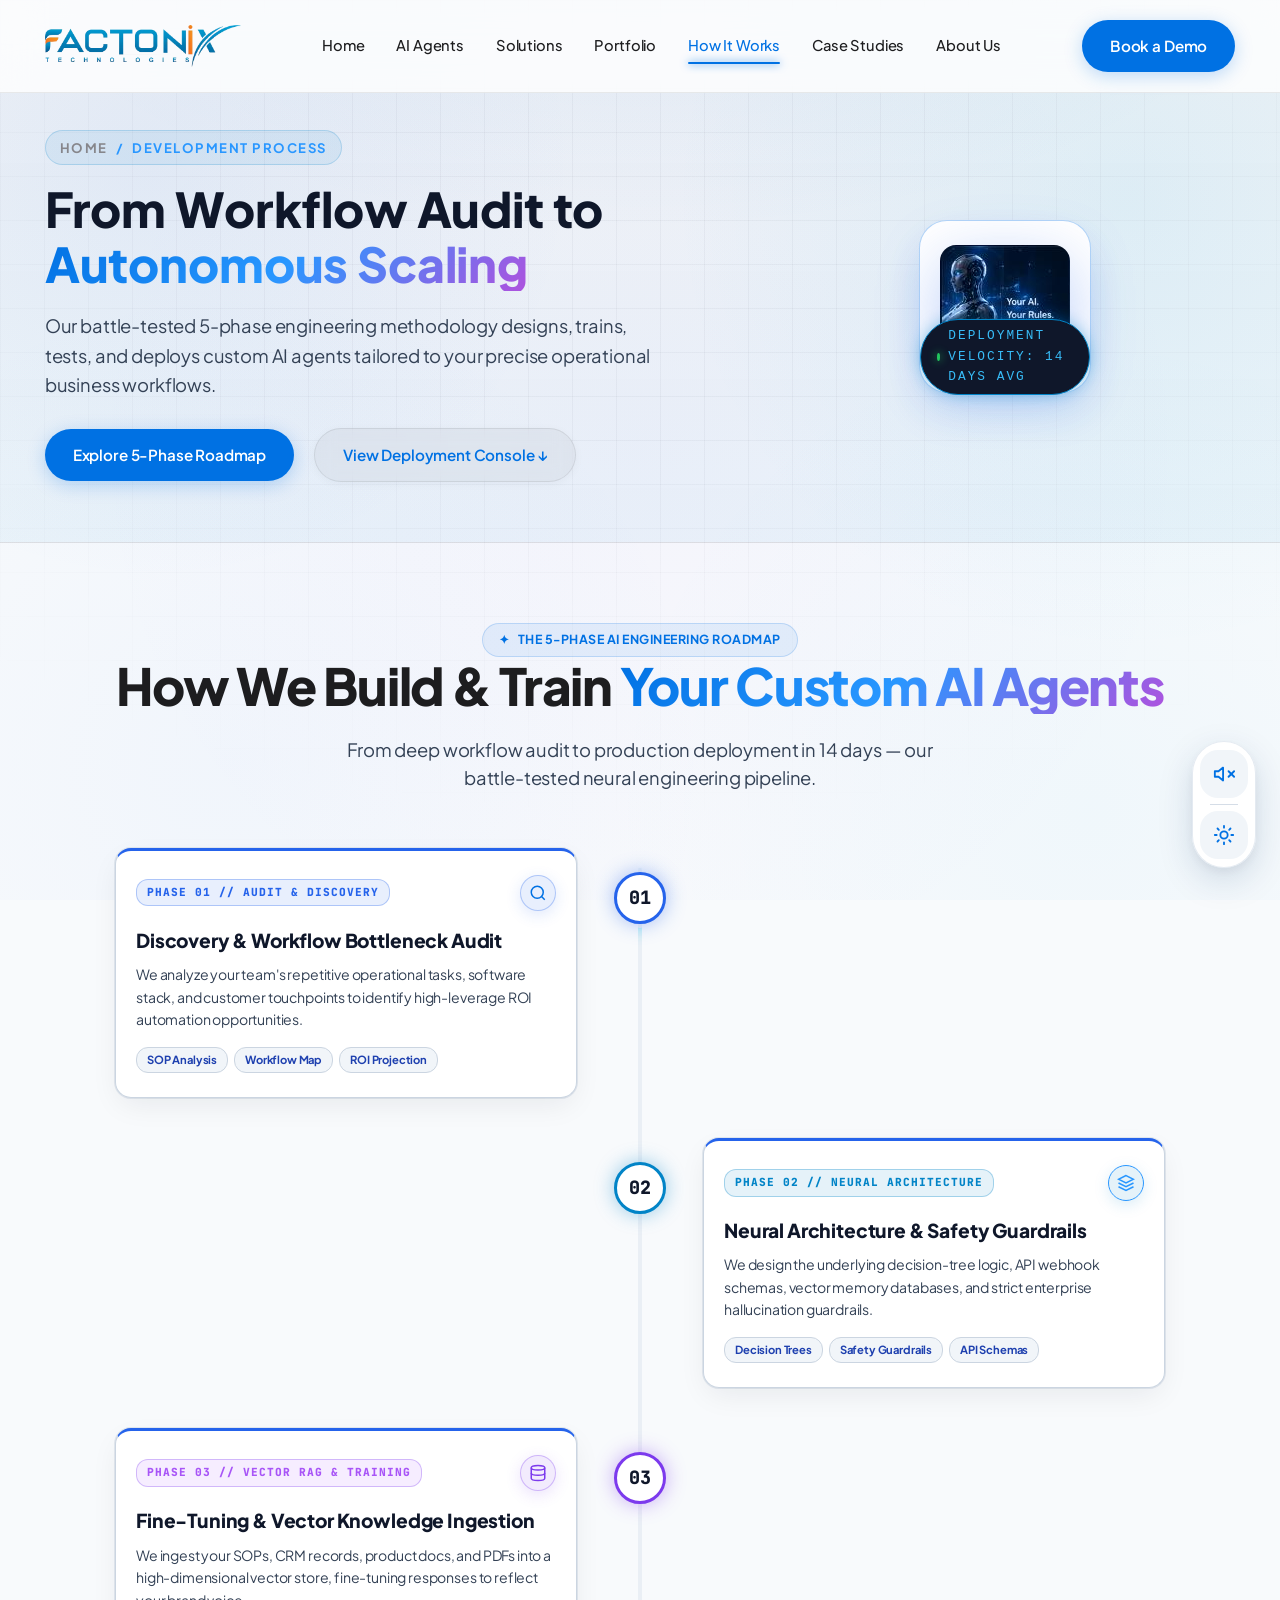
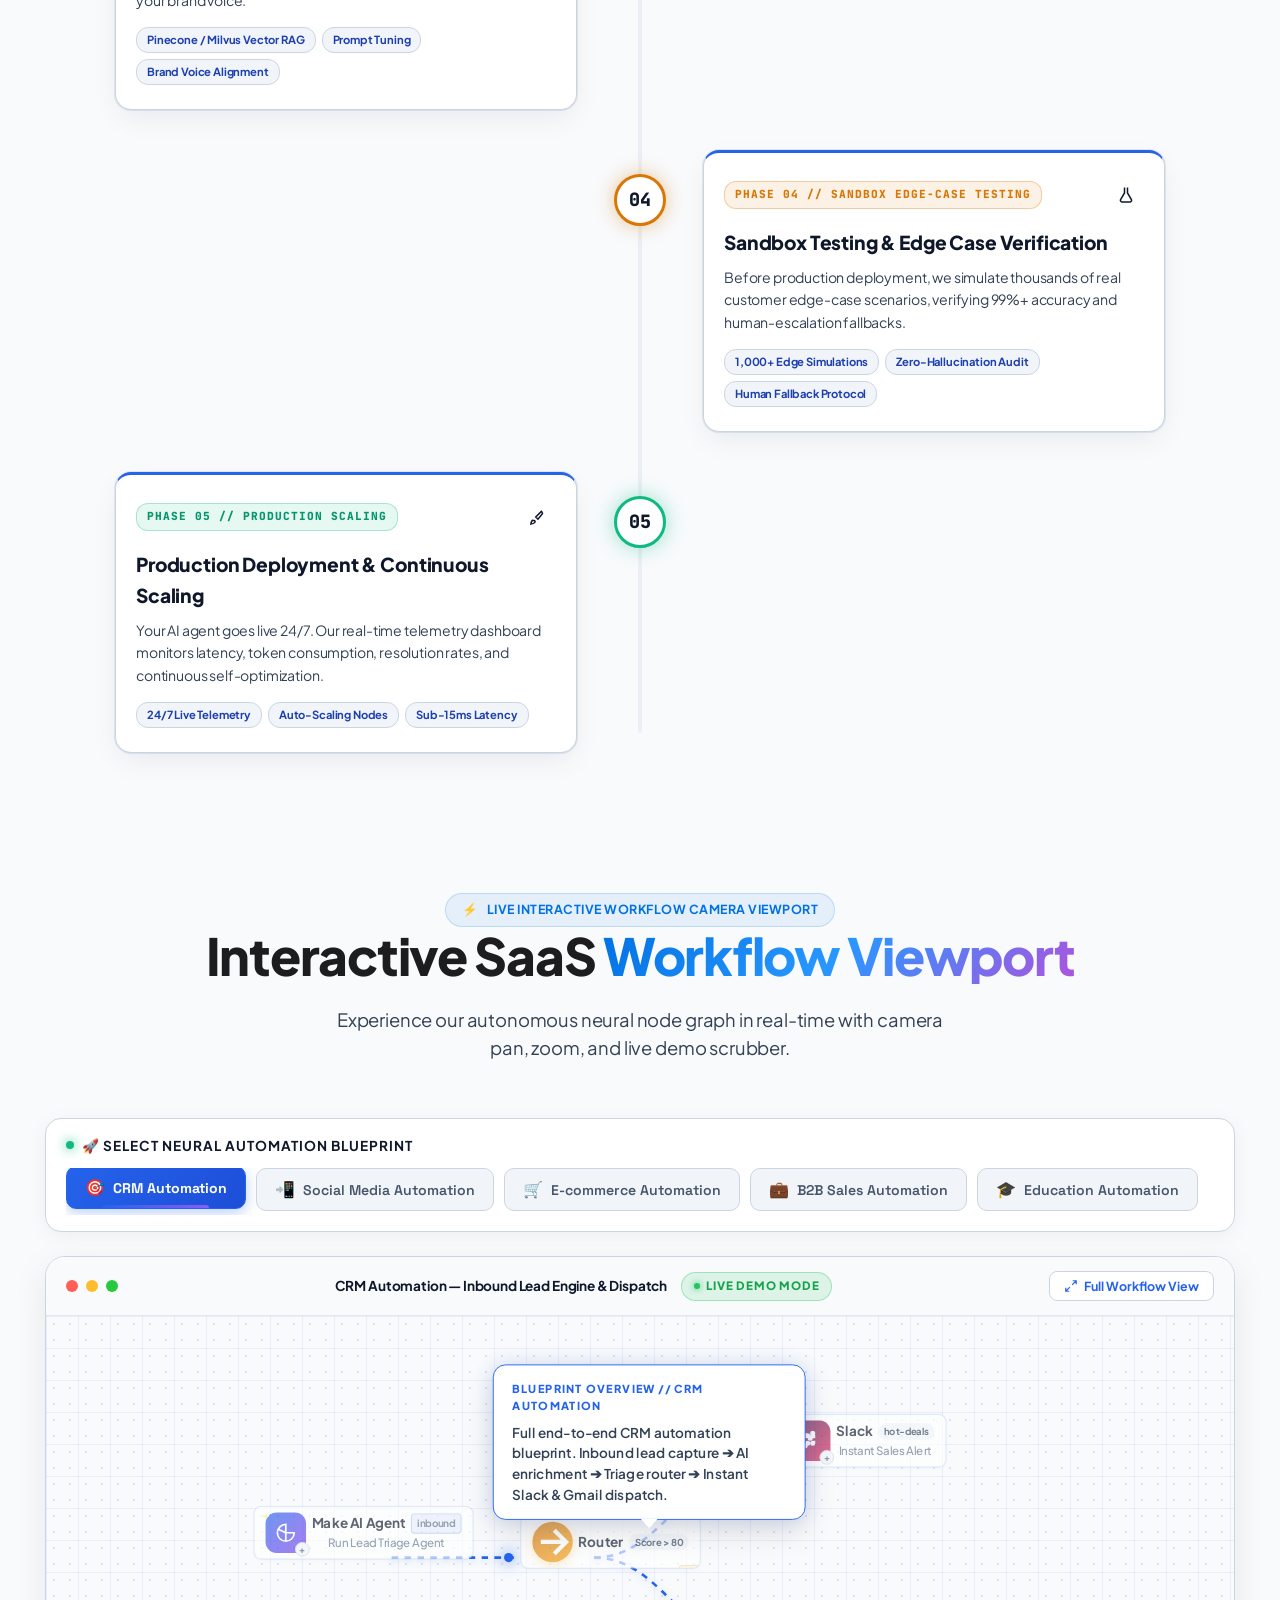
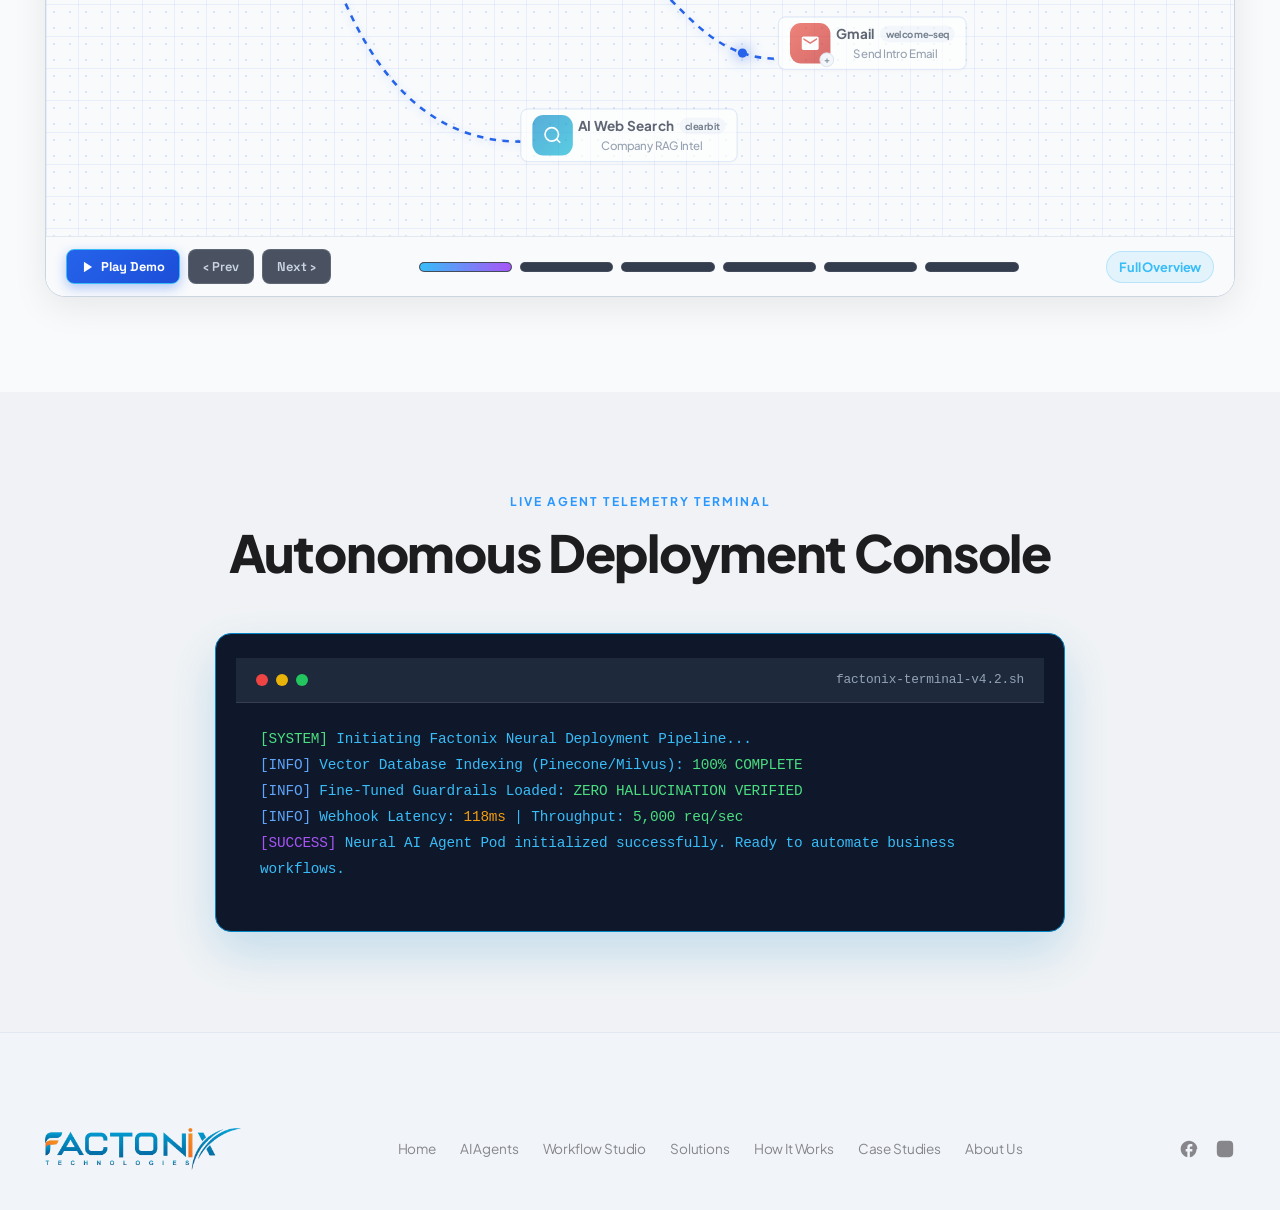
<file: how-it-works.html>
<!DOCTYPE html>
<html lang="en">
<head>
    <meta charset="UTF-8">
    <meta name="viewport" content="width=device-width, initial-scale=1.0">
    <title>How It Works: 5-Phase AI Engineering Pipeline | Factonix Technologies</title>
    <meta name="description" content="Learn how Factonix builds and deploys custom AI agents in 14 days. Our 5-phase engineering pipeline covers deep workflow audit, model training, security sandboxing, and live launch.">
    <meta name="keywords" content="how AI agents work, AI engineering pipeline, custom AI implementation, workflow audit, RAG architecture, agent deployment methodology">
    <meta name="author" content="Factonix Technologies">
    <meta name="robots" content="index, follow, max-image-preview:large, max-snippet:-1, max-video-preview:-1">
    <link rel="canonical" href="https://factonix.com/how-it-works">
    <link rel="icon" type="image/webp" href="assets/images/favicon-logo.ico">

    <!-- Open Graph / Facebook -->
    <meta property="og:type" content="website">
    <meta property="og:locale" content="en_US">
    <meta property="og:url" content="https://factonix.com/how-it-works">
    <meta property="og:site_name" content="Factonix Technologies">
    <meta property="og:title" content="How It Works: 5-Phase AI Engineering Pipeline | Factonix Technologies">
    <meta property="og:description" content="From workflow bottleneck audit to live production in 14 days. Explore our battle-tested methodology for engineering reliable custom AI agents.">
    <meta property="og:image" content="https://factonix.com/assets/images/logo.webp">

    <!-- Twitter Card -->
    <meta name="twitter:card" content="summary_large_image">
    <meta name="twitter:title" content="How It Works: 5-Phase AI Engineering Pipeline | Factonix Technologies">
    <meta name="twitter:description" content="From workflow bottleneck audit to live production in 14 days. Explore our battle-tested methodology for engineering reliable custom AI agents.">
    <meta name="twitter:image" content="https://factonix.com/assets/images/logo.webp">

    <!-- Structured Data (JSON-LD) -->
    <script type="application/ld+json">
    {
      "@context": "https://schema.org",
      "@type": "BreadcrumbList",
      "itemListElement": [
        {
          "@type": "ListItem",
          "position": 1,
          "name": "Home",
          "item": "https://factonix.com/"
        },
        {
          "@type": "ListItem",
          "position": 2,
          "name": "How It Works",
          "item": "https://factonix.com/how-it-works"
        }
      ]
    }
    </script>

    <!-- Google Fonts -->
    <link rel="preconnect" href="https://fonts.googleapis.com">
    <link rel="preconnect" href="https://fonts.gstatic.com" crossorigin>
    <link href="https://fonts.googleapis.com/css2?family=JetBrains+Mono:wght@400;500;700&family=Orbitron:wght@500;600;700;800;900&family=Rajdhani:wght@500;600;700&family=Space+Grotesk:wght@400;500;600;700&display=swap" rel="stylesheet">
    <!-- Custom CSS -->
    <link rel="stylesheet" href="styles.css">
</head>
<body>
    <!-- Enterprise Preloader Overlay -->
    <div class="preloader-overlay" id="preloaderOverlay">
        <div class="preloader-content">
            <div class="preloader-ai-core">
                <div class="preloader-spin-ring ring-outer"></div>
                <div class="preloader-spin-ring ring-inner"></div>
                <div class="preloader-core-icon">⚡</div>
            </div>
            
            <div class="preloader-text-box">
                <span class="preloader-typed-text" id="preloaderTypedText"></span><span class="preloader-cursor">|</span>
            </div>
            
            <div class="preloader-progress-box">
                <div class="preloader-progress-bar">
                    <div class="preloader-progress-fill" id="preloaderFill"></div>
                </div>
                <div class="preloader-status">
                    <span class="status-label">COMPILING PROCESS LIFECYCLE</span>
                    <span class="status-percent" id="preloaderPercent">0%</span>
                </div>
            </div>
        </div>
    </div>



    <!-- Top HUD Live Status Bar -->
    <div class="hud-status-bar">
        <div class="container hud-status-container">
            <div class="hud-ticker-text">
                <span class="hud-status-item"><span class="status-dot"></span> SYSTEM: OPTIMAL</span>
                <span class="hud-status-item">| NEURAL CORE v4.8 ACTIVE</span>
                <span class="hud-status-item">| AGENTS DEPLOYED: 1,420</span>
                <span class="hud-status-item">| LATENCY: 12ms</span>
            </div>
            <div class="hud-status-right">
                <span>[ ROBOTICS MODE ENABLED ]</span>
            </div>
        </div>
    </div>

    <!-- Header Navigation -->
    <header class="navbar">
        <div class="container nav-container">
            <a href="./" class="logo">
                <img src="assets/images/logo.webp" alt="Factonix Technologies" class="logo-img">
            </a>

            <nav class="nav-links" id="navLinks">
                <a href="./">Home</a>
                <a href="ai-agents">AI Agents</a>
                <a href="solutions">Solutions</a>
                <a href="portfolio">Portfolio</a>
                <a href="how-it-works" class="active">How It Works</a>
                <a href="case-studies">Case Studies</a>
                <a href="about-us">About Us</a>
            </nav>

            <div class="nav-actions">
                <a href="contact?service=book-demo" class="btn btn-primary btn-sm">Book a Demo</a>
                <button class="mobile-toggle" id="mobileToggle" aria-label="Toggle menu">
                    <span></span><span></span><span></span>
                </button>
            </div>
        </div>
    </header>

    <!-- Subpage Hero Header Banner -->
    <section class="subpage-hero">
        <div class="container subpage-hero-grid">
            <div class="subpage-hero-content">
                <div class="breadcrumb-nav">
                    <a href="./">Home</a> <span>/</span> <span>DEVELOPMENT PROCESS</span>
                </div>
                <h1 class="subpage-hero-title">
                    From Workflow Audit to <span class="text-glow">Autonomous Scaling</span>
                </h1>
                <p class="subpage-hero-desc">
                    Our battle-tested 5-phase engineering methodology designs, trains, tests, and deploys custom AI agents tailored to your precise operational business workflows.
                </p>
                <div class="hero-btns">
                    <a href="#process-timeline" class="btn btn-primary btn-glow">Explore 5-Phase Roadmap</a>
                    <a href="#terminal-hud" class="btn btn-secondary">View Deployment Console ↓</a>
                </div>
            </div>

            <div class="subpage-hero-visual">
                <div class="subpage-robot-card card-3d">
                    <img src="assets/images/robot-rules.jpg" alt="3D AI Engineering Rules Visual" class="subpage-robot-img" style="border-radius: 16px;">
                    <div class="subpage-hud-badge">
                        <div class="hud-pulse-dot"></div>
                        <span>DEPLOYMENT VELOCITY: 14 DAYS AVG</span>
                    </div>
                </div>
            </div>
        </div>
    </section>

    <!-- 5-Phase Futuristic Sci-Fi Engineering Roadmap Section -->
    <section class="section roadmap-section" id="process-timeline">
        <div class="container container-fluid">
            <div class="section-header text-center" style="text-align: center; margin-bottom: 60px;">
                <div class="cap-badge">
                    <span class="sparkle-icon">✦</span>
                    <span>THE 5-PHASE AI ENGINEERING ROADMAP</span>
                </div>
                <h2 class="section-title text-center">How We Build & Train <span class="text-glow">Your Custom AI Agents</span></h2>
                <p class="section-subtitle text-center">From deep workflow audit to production deployment in 14 days — our battle-tested neural engineering pipeline.</p>
            </div>

            <!-- Interactive Central Laser Line Roadmap Container -->
            <div class="roadmap-timeline-wrapper">
                <!-- Center Animated Laser Glow Line -->
                <div class="roadmap-laser-line">
                    <div class="laser-pulse-glow"></div>
                    <div class="roadmap-laser-fill" id="roadmapLaserFill"></div>
                </div>

                <!-- Roadmap Step 1 (Left) -->
                <div class="roadmap-step-item step-left">
                    <div class="roadmap-node-badge">
                        <div class="node-circle glow-blue-node">
                            <span class="node-num">01</span>
                        </div>
                    </div>
                    <div class="roadmap-card card-3d">
                        <div class="roadmap-card-header">
                            <span class="roadmap-phase-tag tag-blue">PHASE 01 // AUDIT & DISCOVERY</span>
                            <span class="roadmap-icon-box glow-blue">
                                <svg viewBox="0 0 24 24" fill="none" stroke="currentColor" stroke-width="2"><circle cx="11" cy="11" r="8"/><path d="m21 21-4.3-4.3"/></svg>
                            </span>
                        </div>
                        <h3 class="roadmap-step-title">Discovery & Workflow Bottleneck Audit</h3>
                        <p class="roadmap-step-desc">
                            We analyze your team's repetitive operational tasks, software stack, and customer touchpoints to identify high-leverage ROI automation opportunities.
                        </p>
                        <div class="roadmap-tech-deliverables">
                            <span class="roadmap-pill">SOP Analysis</span>
                            <span class="roadmap-pill">Workflow Map</span>
                            <span class="roadmap-pill">ROI Projection</span>
                        </div>
                    </div>
                </div>

                <!-- Roadmap Step 2 (Right) -->
                <div class="roadmap-step-item step-right">
                    <div class="roadmap-node-badge">
                        <div class="node-circle glow-cyan-node">
                            <span class="node-num">02</span>
                        </div>
                    </div>
                    <div class="roadmap-card card-3d">
                        <div class="roadmap-card-header">
                            <span class="roadmap-phase-tag tag-cyan">PHASE 02 // NEURAL ARCHITECTURE</span>
                            <span class="roadmap-icon-box glow-cyan">
                                <svg viewBox="0 0 24 24" fill="none" stroke="currentColor" stroke-width="2"><polygon points="12 2 2 7 12 12 22 7 12 2"/><polyline points="2 17 12 22 22 17"/><polyline points="2 12 12 17 22 12"/></svg>
                            </span>
                        </div>
                        <h3 class="roadmap-step-title">Neural Architecture & Safety Guardrails</h3>
                        <p class="roadmap-step-desc">
                            We design the underlying decision-tree logic, API webhook schemas, vector memory databases, and strict enterprise hallucination guardrails.
                        </p>
                        <div class="roadmap-tech-deliverables">
                            <span class="roadmap-pill">Decision Trees</span>
                            <span class="roadmap-pill">Safety Guardrails</span>
                            <span class="roadmap-pill">API Schemas</span>
                        </div>
                    </div>
                </div>

                <!-- Roadmap Step 3 (Left) -->
                <div class="roadmap-step-item step-left">
                    <div class="roadmap-node-badge">
                        <div class="node-circle glow-purple-node">
                            <span class="node-num">03</span>
                        </div>
                    </div>
                    <div class="roadmap-card card-3d">
                        <div class="roadmap-card-header">
                            <span class="roadmap-phase-tag tag-purple">PHASE 03 // VECTOR RAG & TRAINING</span>
                            <span class="roadmap-icon-box glow-purple">
                                <svg viewBox="0 0 24 24" fill="none" stroke="currentColor" stroke-width="2"><ellipse cx="12" cy="5" rx="9" ry="3"/><path d="M21 12c0 1.66-4 3-9 3s-9-1.34-9-3"/><path d="M3 5v14c0 1.66 4 3 9 3s9-1.34 9-3V5"/></svg>
                            </span>
                        </div>
                        <h3 class="roadmap-step-title">Fine-Tuning & Vector Knowledge Ingestion</h3>
                        <p class="roadmap-step-desc">
                            We ingest your SOPs, CRM records, product docs, and PDFs into a high-dimensional vector store, fine-tuning responses to reflect your brand voice.
                        </p>
                        <div class="roadmap-tech-deliverables">
                            <span class="roadmap-pill">Pinecone / Milvus Vector RAG</span>
                            <span class="roadmap-pill">Prompt Tuning</span>
                            <span class="roadmap-pill">Brand Voice Alignment</span>
                        </div>
                    </div>
                </div>

                <!-- Roadmap Step 4 (Right) -->
                <div class="roadmap-step-item step-right">
                    <div class="roadmap-node-badge">
                        <div class="node-circle glow-yellow-node">
                            <span class="node-num">04</span>
                        </div>
                    </div>
                    <div class="roadmap-card card-3d">
                        <div class="roadmap-card-header">
                            <span class="roadmap-phase-tag tag-yellow">PHASE 04 // SANDBOX EDGE-CASE TESTING</span>
                            <span class="roadmap-icon-box glow-yellow">
                                <svg viewBox="0 0 24 24" fill="none" stroke="currentColor" stroke-width="2"><path d="M10 2v7.31L4.75 18.27A2 2 0 0 0 6.46 21.2h11.08a2 2 0 0 0 1.71-2.93L14 9.31V2"/></svg>
                            </span>
                        </div>
                        <h3 class="roadmap-step-title">Sandbox Testing & Edge Case Verification</h3>
                        <p class="roadmap-step-desc">
                            Before production deployment, we simulate thousands of real customer edge-case scenarios, verifying 99%+ accuracy and human-escalation fallbacks.
                        </p>
                        <div class="roadmap-tech-deliverables">
                            <span class="roadmap-pill">1,000+ Edge Simulations</span>
                            <span class="roadmap-pill">Zero-Hallucination Audit</span>
                            <span class="roadmap-pill">Human Fallback Protocol</span>
                        </div>
                    </div>
                </div>

                <!-- Roadmap Step 5 (Left) -->
                <div class="roadmap-step-item step-left">
                    <div class="roadmap-node-badge">
                        <div class="node-circle glow-green-node">
                            <span class="node-num">05</span>
                        </div>
                    </div>
                    <div class="roadmap-card card-3d">
                        <div class="roadmap-card-header">
                            <span class="roadmap-phase-tag tag-green">PHASE 05 // PRODUCTION SCALING</span>
                            <span class="roadmap-icon-box glow-green">
                                <svg viewBox="0 0 24 24" fill="none" stroke="currentColor" stroke-width="2"><path d="M4.5 16.5c-1.5 1.26-2 5-2 5s3.74-.5 5-2c.71-.71.79-1.81.2-2.55L4.5 16.5z"/><path d="M12 15l-3-3 7.5-7.5.78.78c.88.88.88 2.3 0 3.18L12 15z"/></svg>
                            </span>
                        </div>
                        <h3 class="roadmap-step-title">Production Deployment & Continuous Scaling</h3>
                        <p class="roadmap-step-desc">
                            Your AI agent goes live 24/7. Our real-time telemetry dashboard monitors latency, token consumption, resolution rates, and continuous self-optimization.
                        </p>
                        <div class="roadmap-tech-deliverables">
                            <span class="roadmap-pill">24/7 Live Telemetry</span>
                            <span class="roadmap-pill">Auto-Scaling Nodes</span>
                            <span class="roadmap-pill">Sub-15ms Latency</span>
                        </div>
                    </div>
                </div>
            </div>
        </div>
    </section>

    <!-- Interactive AI Architecture Blueprint Camera Viewport Section -->
    <section class="section interactive-studio-section" style="padding: 60px 0;">
        <div class="container container-fluid">
            <div class="section-header text-center" style="text-align: center; margin-bottom: 30px;">
                <div class="cap-badge">
                    <span class="sparkle-icon">⚡</span>
                    <span>LIVE INTERACTIVE WORKFLOW CAMERA VIEWPORT</span>
                </div>
                <h2 class="section-title text-center">Interactive SaaS <span class="text-glow">Workflow Viewport</span></h2>
                <p class="section-subtitle text-center">Experience our autonomous neural node graph in real-time with camera pan, zoom, and live demo scrubber.</p>
            </div>

            <!-- Horizontal Workflow Selector Tabs Bar -->
            <div class="studio-tabs-bar">
                <div class="studio-tabs-header">
                    <span class="studio-tabs-title"><span class="studio-dot green-pulse"></span> 🚀 SELECT NEURAL AUTOMATION BLUEPRINT</span>
                </div>
                <div class="studio-nav-tabs" id="studioNavTabs">
                    <button class="studio-tab-btn active" data-tab="crm">
                        <span class="tab-icon-box">🎯</span>
                        <span>CRM Automation</span>
                    </button>
                    <button class="studio-tab-btn" data-tab="social">
                        <span class="tab-icon-box">📲</span>
                        <span>Social Media Automation</span>
                    </button>
                    <button class="studio-tab-btn" data-tab="ecom">
                        <span class="tab-icon-box">🛒</span>
                        <span>E-commerce Automation</span>
                    </button>
                    <button class="studio-tab-btn" data-tab="b2b">
                        <span class="tab-icon-box">💼</span>
                        <span>B2B Sales Automation</span>
                    </button>
                    <button class="studio-tab-btn" data-tab="education">
                        <span class="tab-icon-box">🎓</span>
                        <span>Education Automation</span>
                    </button>
                </div>
            </div>

            <!-- Interactive Live Automation Workflow Walkthrough Viewport -->
            <div class="interactive-walkthrough-section" id="interactiveWalkthroughSection">
                <div class="demo-window-header">
                    <div class="window-controls">
                        <span class="dot red"></span>
                        <span class="dot yellow"></span>
                        <span class="dot green"></span>
                    </div>
                    <div class="window-title-bar">
                        <span class="title-text" id="demoTitleText">Make AI Agent Demo — Live Workflow Walkthrough</span>
                        <span class="hud-status-live"><span class="pulse-green"></span> LIVE DEMO MODE</span>
                    </div>
                    <div class="window-actions">
                        <button class="demo-btn-top" id="resetCameraBtn" title="Reset Viewport">
                            <svg width="14" height="14" viewBox="0 0 24 24" fill="none" stroke="currentColor" stroke-width="2"><path d="M15 3h6v6M9 21H3v-6M21 3l-7 7M3 21l7-7"/></svg> Full Workflow View
                        </button>
                    </div>
                </div>

                <!-- Canvas Camera Viewport Container -->
                <div class="walkthrough-viewport" id="walkthroughViewport">
                    <!-- Subtle Infinite Grid Background -->
                    <div class="canvas-grid-bg"></div>

                    <!-- Infinite Canvas Stage World (Transforms pan & zoom) -->
                    <div class="canvas-stage" id="canvasStage">
                        
                        <!-- SVG Data Flow Lines -->
                        <svg class="canvas-connections-svg" id="canvasConnectionsSvg" width="1000" height="520">
                            <defs>
                                <filter id="glowFilter" x="-20%" y="-20%" width="140%" height="140%">
                                    <feGaussianBlur stdDeviation="4" result="blur"/>
                                    <feComposite in="SourceGraphic" in2="blur" operator="over"/>
                                </filter>
                            </defs>

                            <!-- Curved Flow Paths -->
                            <path id="path-agent-router" class="connection-line" d="M 230,240 C 290,240 310,240 370,240" />
                            <path id="path-router-slack" class="connection-line" d="M 450,240 C 530,240 550,130 650,130" />
                            <path id="path-router-gmail" class="connection-line" d="M 450,240 C 530,240 550,350 650,350" />
                            <path id="path-agent-search" class="connection-line dash-line" d="M 180,290 C 220,380 280,440 370,440" />

                            <!-- Animated Flow Pulse Dots -->
                            <circle class="flow-pulse-dot" r="4"><animateMotion dur="2.2s" repeatCount="indefinite" path="M 230,240 C 290,240 310,240 370,240" /></circle>
                            <circle class="flow-pulse-dot" r="4"><animateMotion dur="2.6s" repeatCount="indefinite" path="M 450,240 C 530,240 550,130 650,130" /></circle>
                            <circle class="flow-pulse-dot" r="4"><animateMotion dur="2.4s" repeatCount="indefinite" path="M 450,240 C 530,240 550,350 650,350" /></circle>
                        </svg>

                        <!-- Workflow Canvas Nodes -->
                        <div class="canvas-nodes-container" id="canvasNodesContainer">
                            <!-- Step 1: AI Agent Node -->
                            <div class="wf-node node-agent" id="node-agent" data-step="1" style="left: 80px; top: 180px;">
                                <div class="node-icon-wrapper agent-theme">
                                    <div class="sparkle-badge">✦</div>
                                    <svg class="node-icon-svg" viewBox="0 0 24 24" fill="none" stroke="currentColor" stroke-width="2"><path d="M12 2a10 10 0 1 0 10 10H12V2z"/><path d="M12 12L2.5 7.5"/><path d="M12 12v10"/></svg>
                                    <span class="plus-btn">+</span>
                                </div>
                                <div class="node-label-box">
                                    <strong class="node-name" id="node-name-agent">Make AI Agent <span class="badge-mini">early access</span></strong>
                                    <span class="node-sub" id="node-sub-agent">Run an agent (early access)</span>
                                </div>
                            </div>

                            <!-- Step 2: Router / Condition Node -->
                            <div class="wf-node node-router" id="node-router" data-step="2" style="left: 370px; top: 190px;">
                                <div class="router-circle">
                                    <svg class="router-svg" viewBox="0 0 24 24" fill="none" stroke="currentColor" stroke-width="2.5"><path d="M5 12h14M13 5l7 7-7 7"/></svg>
                                </div>
                                <div class="node-label-box text-center">
                                    <strong class="node-name" id="node-name-router">Router <span class="badge-num">12</span></strong>
                                </div>
                                <span class="branch-tag tag-1st">1st</span>
                                <span class="branch-tag tag-2nd">2nd</span>
                            </div>

                            <!-- Step 3: Slack Action Node -->
                            <div class="wf-node node-slack" id="node-slack" data-step="3" style="left: 650px; top: 80px;">
                                <div class="node-icon-wrapper slack-theme">
                                    <svg class="slack-svg" viewBox="0 0 24 24" fill="currentColor"><path d="M6 15a3 3 0 1 0 3 3v-3H6zm0-6a3 3 0 1 0 0-6 3 3 0 0 0 0 6zm3 0h3V6a3 3 0 1 0-3 3zm0 3a3 3 0 1 0 0 6 3 3 0 0 0 0-6zm6-3h3V6a3 3 0 1 0-3 3zm0 3a3 3 0 1 0 3 3v-3h-3zm0-6a3 3 0 1 0 0-6 3 3 0 0 0 0 6zm-3 0h-3v3a3 3 0 1 0 3-3z"/></svg>
                                    <span class="plus-btn">+</span>
                                </div>
                                <div class="node-label-box">
                                    <strong class="node-name" id="node-name-slack">Slack <span class="badge-num">13</span></strong>
                                    <span class="node-sub" id="node-sub-slack">Send a Message</span>
                                </div>
                            </div>

                            <!-- Step 4: Gmail Action Node -->
                            <div class="wf-node node-gmail" id="node-gmail" data-step="4" style="left: 650px; top: 300px;">
                                <div class="node-icon-wrapper gmail-theme">
                                    <svg class="gmail-svg" viewBox="0 0 24 24" fill="currentColor"><path d="M20 4H4c-1.1 0-1.99.9-1.99 2L2 18c0 1.1.9 2 2 2h16c1.1 0 2-.9 2-2V6c0-1.1-.9-2-2-2zm0 4l-8 5-8-5V6l8 5 8-5v2z"/></svg>
                                    <span class="plus-btn">+</span>
                                </div>
                                <div class="node-label-box">
                                    <strong class="node-name" id="node-name-gmail">Gmail <span class="badge-num">14</span></strong>
                                    <span class="node-sub" id="node-sub-gmail">Send an Email</span>
                                </div>
                            </div>

                            <!-- Step 5: Web Search / Retrieval Node -->
                            <div class="wf-node node-search" id="node-search" data-step="5" style="left: 370px; top: 400px;">
                                <div class="node-icon-wrapper search-theme">
                                    <svg width="20" height="20" viewBox="0 0 24 24" fill="none" stroke="currentColor" stroke-width="2"><circle cx="11" cy="11" r="8"/><path d="m21 21-4.3-4.3"/></svg>
                                </div>
                                <div class="node-label-box">
                                    <strong class="node-name" id="node-name-search">Make AI Web Search <span class="badge-num">9</span></strong>
                                    <span class="node-sub" id="node-sub-search">Deep Web Search</span>
                                </div>
                            </div>
                        </div>

                        <!-- Floating Explanatory Callout Tooltip (Smooth fade/slide animation) -->
                        <div class="wf-callout-tooltip" id="wfCalloutTooltip">
                            <div class="callout-arrow" id="calloutArrow"></div>
                            <div class="callout-content">
                                <span class="callout-step-tag" id="calloutStepTag">STEP 1 // FULL WORKFLOW OVERVIEW</span>
                                <p class="callout-text" id="calloutText">Add human review when decisions are business-critical.</p>
                            </div>
                        </div>
                    </div>

                    <!-- Canvas Dimming Focus Mask -->
                    <div class="canvas-dim-overlay" id="canvasDimOverlay"></div>
                </div>

                <!-- Bottom Demo Timeline Scrubber Bar -->
                <div class="demo-timeline-bar">
                    <div class="timeline-controls-left">
                        <button class="timeline-btn play-btn" id="demoPlayBtn" title="Play Auto Walkthrough">
                            <svg id="playIcon" width="14" height="14" viewBox="0 0 24 24" fill="currentColor"><polygon points="5 3 19 12 5 21 5 3"/></svg>
                            <svg id="pauseIcon" width="14" height="14" viewBox="0 0 24 24" fill="currentColor" style="display:none;"><rect x="6" y="4" width="4" height="16"/><rect x="14" y="4" width="4" height="16"/></svg>
                            <span id="playBtnText">Play Demo</span>
                        </button>
                        <button class="timeline-btn" id="demoPrevBtn" title="Previous Step">‹ Prev</button>
                        <button class="timeline-btn" id="demoNextBtn" title="Next Step">Next ›</button>
                    </div>

                    <!-- Step Segments Track -->
                    <div class="timeline-segments-track" id="timelineSegmentsTrack">
                        <!-- Segments dynamically rendered by JS -->
                    </div>

                    <div class="timeline-controls-right">
                        <span class="step-indicator" id="demoStepIndicator">Step 1 of 5</span>
                    </div>
                </div>
            </div>
        </div>
    </section>

    <!-- Terminal Deployment HUD Console Simulation -->
    <section class="section" id="terminal-hud" style="background: rgba(15, 23, 42, 0.03);">
        <div class="container">
            <div class="section-header text-center" style="text-align: center; margin-bottom: 40px;">
                <div class="section-label">LIVE AGENT TELEMETRY TERMINAL</div>
                <h2 class="section-title">Autonomous Deployment Console</h2>
            </div>

            <div class="terminal-card card-3d" style="max-width: 850px; margin: 0 auto; background: #0f172a; border-radius: 16px; border: 1px solid #0284c7; box-shadow: 0 20px 50px rgba(2, 132, 199, 0.2); overflow: hidden;">
                <div style="background: #1e293b; padding: 12px 20px; display: flex; align-items: center; justify-content: space-between; border-bottom: 1px solid rgba(255,255,255,0.1);">
                    <div style="display: flex; gap: 8px;">
                        <span style="width: 12px; height: 12px; border-radius: 50%; background: #ef4444; display: inline-block;"></span>
                        <span style="width: 12px; height: 12px; border-radius: 50%; background: #eab308; display: inline-block;"></span>
                        <span style="width: 12px; height: 12px; border-radius: 50%; background: #22c55e; display: inline-block;"></span>
                    </div>
                    <div style="font-family: monospace; font-size: 0.8rem; color: #94a3b8;">factonix-terminal-v4.2.sh</div>
                </div>
                <div style="padding: 24px; font-family: monospace; font-size: 0.9rem; color: #38bdf8; line-height: 1.8;">
                    <div><span style="color: #4ade80;">[SYSTEM]</span> Initiating Factonix Neural Deployment Pipeline...</div>
                    <div><span style="color: #60a5fa;">[INFO]</span> Vector Database Indexing (Pinecone/Milvus): <span style="color: #4ade80;">100% COMPLETE</span></div>
                    <div><span style="color: #60a5fa;">[INFO]</span> Fine-Tuned Guardrails Loaded: <span style="color: #4ade80;">ZERO HALLUCINATION VERIFIED</span></div>
                    <div><span style="color: #60a5fa;">[INFO]</span> Webhook Latency: <span style="color: #f59e0b;">118ms</span> | Throughput: <span style="color: #4ade80;">5,000 req/sec</span></div>
                    <div><span style="color: #a855f7;">[SUCCESS]</span> Neural AI Agent Pod initialized successfully. Ready to automate business workflows.</div>
                </div>
            </div>
        </div>
    </section>

    <!-- Footer Section -->
    <footer class="footer">
        <div class="container footer-container">
            <a href="./" class="logo">
                <img src="assets/images/logo.webp" alt="Factonix Technologies" class="logo-img">
            </a>

            <div class="footer-links">
                <a href="./">Home</a>
                <a href="ai-agents">AI Agents</a>
                <a href="workflow-studio">Workflow Studio</a>
                <a href="solutions">Solutions</a>
                <a href="how-it-works">How It Works</a>
                <a href="case-studies">Case Studies</a>
                <a href="about-us">About Us</a>
            </div>

            <div class="footer-right">
                <div class="social-icons">
                    <a target="_blank" href="https://www.facebook.com/factonix" aria-label="Facebook"><svg xmlns="http://w3.org" viewBox="0 0 24 24" width="24" height="24" fill="currentColor">
  <path d="M22 12c0-5.52-4.48-10-10-10S2 6.48 2 12c0 4.84 3.44 8.87 8 9.8V15H8v-3h2V9.5C10 7.57 11.57 6 13.5 6H16v3h-2c-.55 0-1 .45-1 1v2h3v3h-3v6.95c4.56-.93 8-4.96 8-9.8z"/>
</svg>
</a>
<a target="_blank" href="https://www.instagram.com/factonix.official" aria-label="Instagram"><svg viewBox="0 0 24 24" fill="currentColor"><path d="M12 2.163c3.204 0 3.584.012 4.85.07 3.252.148 4.771 1.691 4.919 4.919.058 1.265.069 1.645.069 4.849 0 3.205-.012 3.584-.069 4.849-.149 3.225-1.664 4.771-4.919 4.919-1.266.058-1.644.07-4.85.07-3.204 0-3.584-.012-4.849-.07-3.26-.149-4.771-1.699-4.919-4.92-.058-1.265-.07-1.644-.07-4.849 0-3.204.013-3.583.07-4.849.149-3.227 1.664-4.771 4.919-4.919 1.266-.057 1.645-.069 4.849-.069z"/></svg></a>
                </div>
            </div>
        </div>
    </footer>

    <!-- Global Floating Corner AI Robot Agent Widget (Disabled) -->
    <!--
    <div class="corner-robot-widget" id="cornerRobotWidget">
        <div class="robot-speech-bubble" id="robotSpeechBubble">
            <span class="speech-close" id="speechClose">&times;</span>
            <div class="speech-text" id="speechText">
                Ready to begin Phase 1 Discovery for your custom AI Agent?
            </div>
            <div class="speech-actions">
                <a href="contact" class="speech-btn">Book Demo</a>
            </div>
        </div>

        <div class="corner-robot-avatar" id="cornerRobotAvatar">
            <img src="assets/images/agent.png" alt="AGENTSPACE AI Robot Assistant" class="bouncing-agent-img">
        </div>
    </div>
    -->

    <!-- Holographic Crosshair Cursor Elements -->
    <div class="sci-cursor-container" id="sciCursorContainer">
        <div class="sci-cursor-dot" id="sciCursorDot"></div>
        <div class="sci-cursor-reticle" id="sciCursorReticle">
            <div class="reticle-ring"></div>
            <div class="reticle-bracket bracket-tl"></div>
            <div class="reticle-bracket bracket-tr"></div>
            <div class="reticle-bracket bracket-bl"></div>
            <div class="reticle-bracket bracket-br"></div>
            <div class="reticle-target-text" id="reticleTargetText">TARGET LOCKED</div>
        </div>
    </div>


    <!-- Fixed Floating Quick Settings Control Dock -->
    <div class="floating-control-dock" id="floatingControlDock">
        <button class="dock-btn sound-dock-btn" id="soundToggleBtn" aria-label="Sound Off" data-tooltip="Sound Off">
            <svg class="dock-icon icon-sound-off" viewBox="0 0 24 24" fill="none" stroke="currentColor" stroke-width="2" stroke-linecap="round" stroke-linejoin="round">
                <polygon points="11 5 6 9 2 9 2 15 6 15 11 19 11 5"></polygon>
                <line x1="23" y1="9" x2="17" y2="15"></line>
                <line x1="17" y1="9" x2="23" y2="15"></line>
            </svg>
            <svg class="dock-icon icon-sound-on" viewBox="0 0 24 24" fill="none" stroke="currentColor" stroke-width="2" stroke-linecap="round" stroke-linejoin="round" style="display:none;">
                <polygon points="11 5 6 9 2 9 2 15 6 15 11 19 11 5"></polygon>
                <path d="M19.07 4.93a10 10 0 0 1 0 14.14M15.54 8.46a5 5 0 0 1 0 7.07"></path>
            </svg>
            <span class="dock-tooltip">Sound Off</span>
        </button>
        
        <div class="dock-divider"></div>
        
        <button class="dock-btn mode-dock-btn" id="roboticsModeToggle" aria-label="Robotics Mode Off" data-tooltip="Robotics Mode Off">
            <svg class="dock-icon icon-mode-off" viewBox="0 0 24 24" fill="none" stroke="currentColor" stroke-width="2" stroke-linecap="round" stroke-linejoin="round">
                <circle cx="12" cy="12" r="4"></circle>
                <path d="M12 2v2M12 20v2M4.93 4.93l1.41 1.41M17.66 17.66l1.41 1.41M2 12h2M20 12h2M6.34 17.66l-1.41 1.41M19.07 4.93l-1.41 1.41"></path>
            </svg>
            <svg class="dock-icon icon-mode-on" viewBox="0 0 24 24" fill="none" stroke="currentColor" stroke-width="2" stroke-linecap="round" stroke-linejoin="round" style="display:none;">
                <path d="M21 12.79A9 9 0 1 1 11.21 3 7 7 0 0 0 21 12.79z"></path>
            </svg>
            <span class="dock-tooltip">Robotics Mode Off</span>
        </button>
    </div>

    <script src="script.js"></script>
</body>
</html>
</file>
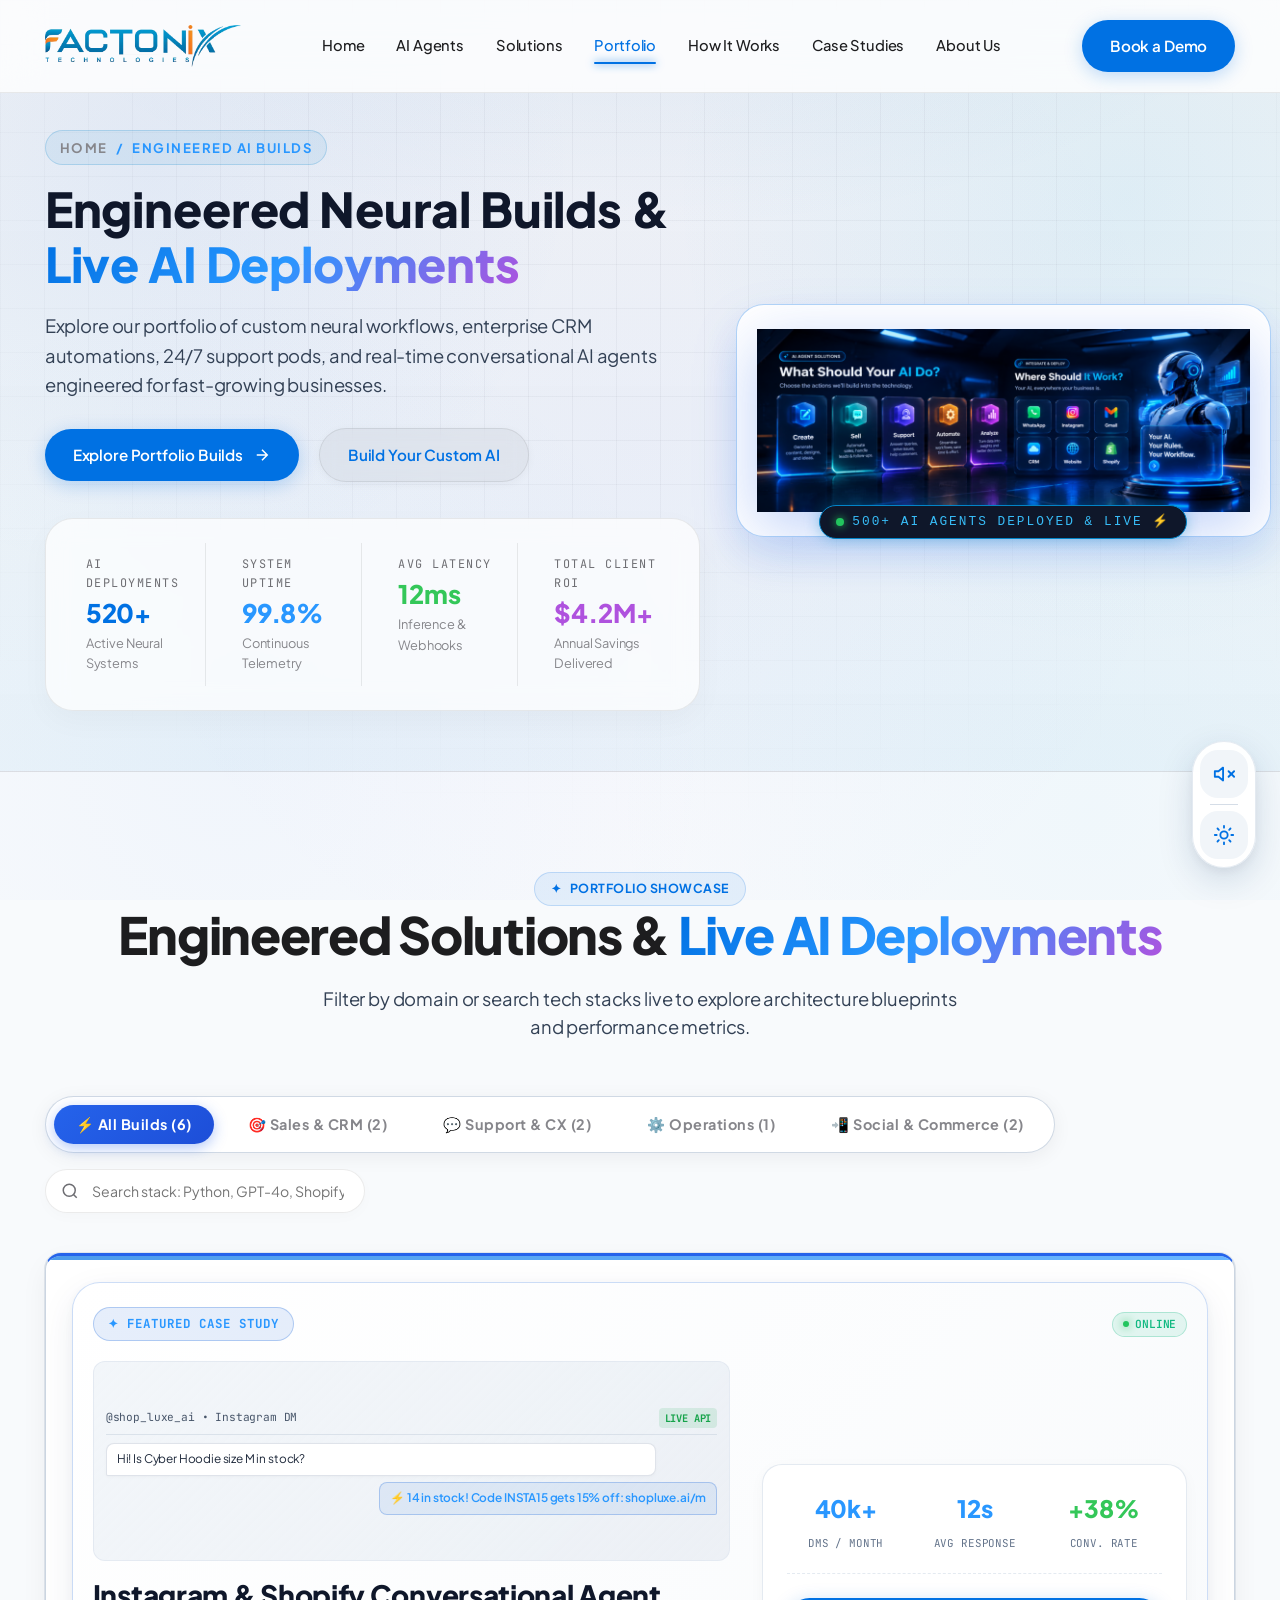
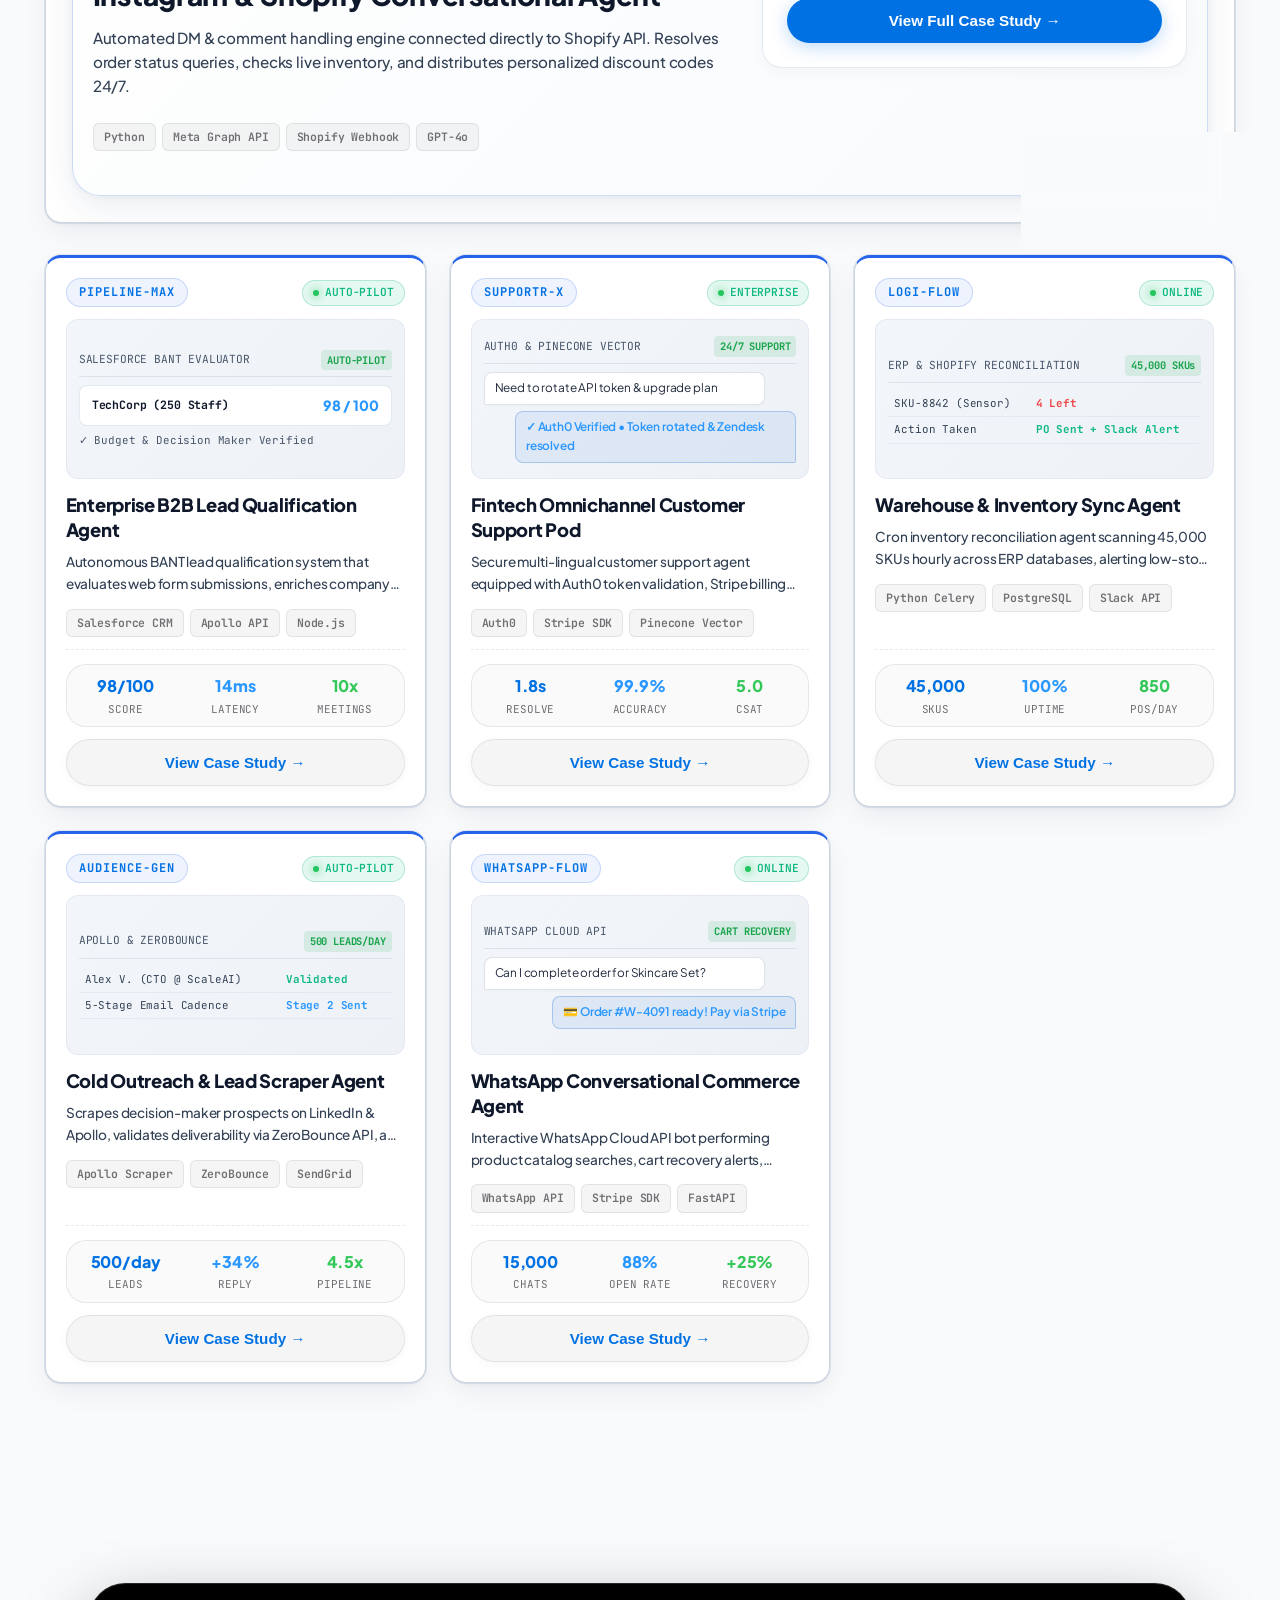
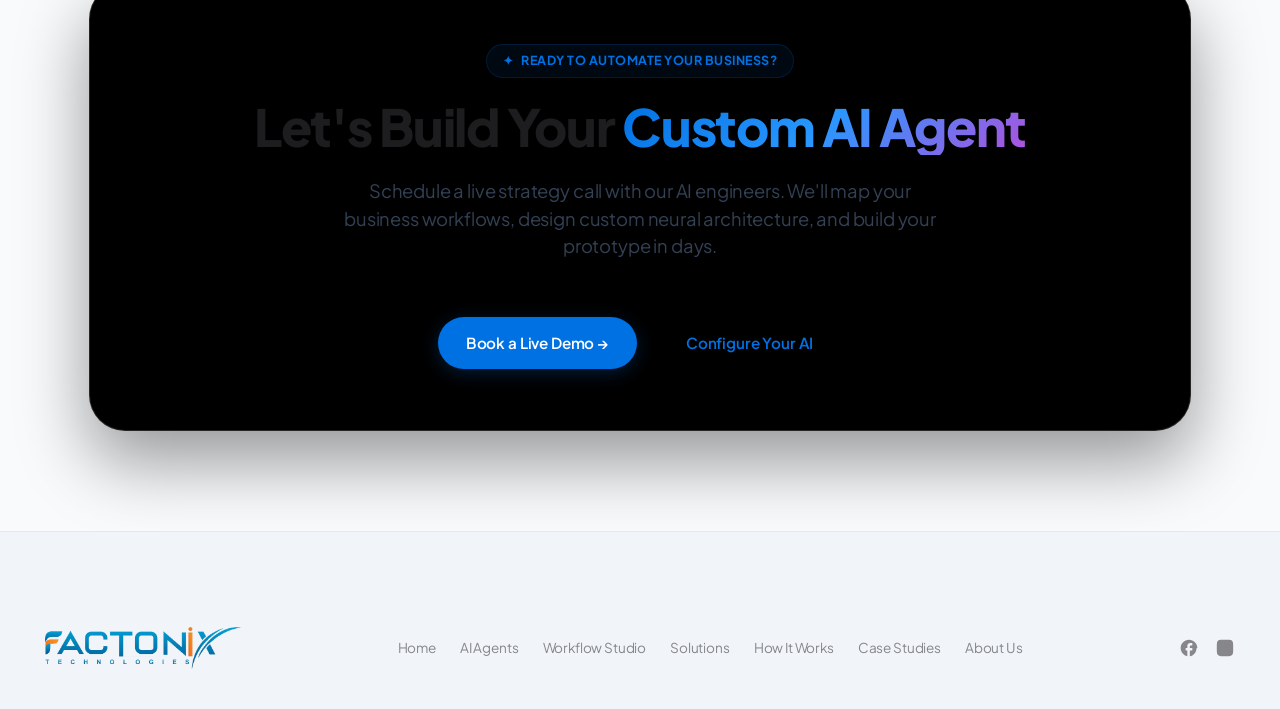
<file: portfolio.html>
<!DOCTYPE html>
<html lang="en">
<head>
    <meta charset="UTF-8">
    <meta name="viewport" content="width=device-width, initial-scale=1.0">
    <title>AI Portfolio &amp; Live Deployments | Factonix Technologies</title>
    <meta name="description" content="Browse live AI agent deployments and client builds across e-commerce, fintech, logistics, and B2B SaaS. See proven architecture blueprints and performance metrics.">
    <meta name="keywords" content="AI portfolio, custom AI deployments, enterprise agent builds, AI case studies, automation blueprints, Factonix deployments">
    <meta name="author" content="Factonix Technologies">
    <meta name="robots" content="index, follow, max-image-preview:large, max-snippet:-1, max-video-preview:-1">
    <link rel="canonical" href="https://factonix.com/portfolio">
    <link rel="icon" type="image/webp" href="assets/images/favicon-logo.ico">

    <!-- Open Graph / Facebook -->
    <meta property="og:type" content="website">
    <meta property="og:locale" content="en_US">
    <meta property="og:url" content="https://factonix.com/portfolio">
    <meta property="og:site_name" content="Factonix Technologies">
    <meta property="og:title" content="AI Portfolio &amp; Live Deployments | Factonix Technologies">
    <meta property="og:description" content="Explore engineered neural workflows, CRM automations, and live conversational AI deployments built for high-growth businesses.">
    <meta property="og:image" content="https://factonix.com/assets/images/logo.webp">

    <!-- Twitter Card -->
    <meta name="twitter:card" content="summary_large_image">
    <meta name="twitter:title" content="AI Portfolio &amp; Live Deployments | Factonix Technologies">
    <meta name="twitter:description" content="Explore engineered neural workflows, CRM automations, and live conversational AI deployments built for high-growth businesses.">
    <meta name="twitter:image" content="https://factonix.com/assets/images/logo.webp">

    <!-- Structured Data (JSON-LD) -->
    <script type="application/ld+json">
    {
      "@context": "https://schema.org",
      "@type": "BreadcrumbList",
      "itemListElement": [
        {
          "@type": "ListItem",
          "position": 1,
          "name": "Home",
          "item": "https://factonix.com/"
        },
        {
          "@type": "ListItem",
          "position": 2,
          "name": "Portfolio",
          "item": "https://factonix.com/portfolio"
        }
      ]
    }
    </script>

    <!-- Google Fonts -->
    <link rel="preconnect" href="https://fonts.googleapis.com">
    <link rel="preconnect" href="https://fonts.gstatic.com" crossorigin>
    <link href="https://fonts.googleapis.com/css2?family=JetBrains+Mono:wght@400;500;700&family=Orbitron:wght@500;600;700;800;900&family=Rajdhani:wght@500;600;700&family=Space+Grotesk:wght@400;500;600;700&display=swap" rel="stylesheet">
    <!-- Custom CSS -->
    <link rel="stylesheet" href="styles.css">
</head>
<body>
    <!-- Enterprise Preloader Overlay -->
    <div class="preloader-overlay" id="preloaderOverlay">
        <div class="preloader-content">
            <div class="preloader-ai-core">
                <div class="preloader-spin-ring ring-outer"></div>
                <div class="preloader-spin-ring ring-inner"></div>
                <div class="preloader-core-icon">⚡</div>
            </div>
            
            <div class="preloader-text-box">
                <span class="preloader-typed-text" id="preloaderTypedText"></span><span class="preloader-cursor">|</span>
            </div>
            
            <div class="preloader-progress-box">
                <div class="preloader-progress-bar">
                    <div class="preloader-progress-fill" id="preloaderFill"></div>
                </div>
                <div class="preloader-status">
                    <span class="status-label">LOADING PORTFOLIO BUILDS & METRICS</span>
                    <span class="status-percent" id="preloaderPercent">0%</span>
                </div>
            </div>
        </div>
    </div>



    <!-- Top HUD Live Status Bar -->
    <div class="hud-status-bar">
        <div class="container container-fluid hud-status-container">
            <div class="hud-ticker-text">
                <span class="hud-status-item"><span class="status-dot"></span> SYSTEM: OPTIMAL</span>
                <span class="hud-status-item">| NEURAL CORE v4.8 ACTIVE</span>
                <span class="hud-status-item">| BUILDS DEPLOYED: 500+</span>
                <span class="hud-status-item">| LATENCY: 12ms</span>
            </div>
            <div class="hud-status-right">
                <span>[ ROBOTICS MODE ENABLED ]</span>
            </div>
        </div>
    </div>

    <!-- Header Navigation -->
    <header class="navbar">
        <div class="container container-fluid nav-container">
            <a href="./" class="logo">
                <img src="assets/images/logo.webp" alt="Factonix Technologies" class="logo-img">
            </a>

            <nav class="nav-links" id="navLinks">
                <a href="./">Home</a>
                <a href="ai-agents">AI Agents</a>
                <a href="solutions">Solutions</a>
                <a href="portfolio" class="active">Portfolio</a>
                <a href="how-it-works">How It Works</a>
                <a href="case-studies">Case Studies</a>
                <a href="about-us">About Us</a>
            </nav>

            <div class="nav-actions">
                <a href="contact?service=book-demo" class="btn btn-primary btn-sm">Book a Demo</a>
                <button class="mobile-toggle" id="mobileToggle" aria-label="Toggle menu">
                    <span></span><span></span><span></span>
                </button>
            </div>
        </div>
    </header>

    <!-- Subpage Hero Header Banner -->
    <section class="subpage-hero">
        <div class="portfolio-container-contained subpage-hero-grid portfolio-hero-contained">
            <div class="subpage-hero-content">
                <div class="breadcrumb-nav">
                    <a href="./">Home</a> <span>/</span> <span>ENGINEERED AI BUILDS</span>
                </div>
                <h1 class="subpage-hero-title">
                    Engineered Neural Builds & <br>
                    <span class="text-glow">Live AI Deployments</span>
                </h1>
                <p class="subpage-hero-desc">
                    Explore our portfolio of custom neural workflows, enterprise CRM automations, 24/7 support pods, and real-time conversational AI agents engineered for fast-growing businesses.
                </p>
                <div class="hero-btns">
                    <a href="#portfolio-grid-section" class="btn btn-primary btn-glow">
                        Explore Portfolio Builds
                        <svg class="arrow-icon" viewBox="0 0 24 24" fill="none" stroke="currentColor" stroke-width="2"><path d="M5 12h14M12 5l7 7-7 7"/></svg>
                    </a>
                    <a href="contact?service=build-my-agent" class="btn btn-secondary">
                        Build Your Custom AI
                    </a>
                </div>

                <!-- Live Portfolio Telemetry Stats Bar -->
                <div class="portfolio-hero-stats">
                    <div class="portfolio-stat-box">
                        <span class="stat-label-text">AI DEPLOYMENTS</span>
                        <span class="stat-num-val">520+</span>
                        <span class="stat-sub-detail">Active Neural Systems</span>
                    </div>
                    <div class="portfolio-stat-box">
                        <span class="stat-label-text">SYSTEM UPTIME</span>
                        <span class="stat-num-val text-cyan">99.8%</span>
                        <span class="stat-sub-detail">Continuous Telemetry</span>
                    </div>
                    <div class="portfolio-stat-box">
                        <span class="stat-label-text">AVG LATENCY</span>
                        <span class="stat-num-val text-green">12ms</span>
                        <span class="stat-sub-detail">Inference & Webhooks</span>
                    </div>
                    <div class="portfolio-stat-box">
                        <span class="stat-label-text">TOTAL CLIENT ROI</span>
                        <span class="stat-num-val text-violet">$4.2M+</span>
                        <span class="stat-sub-detail">Annual Savings Delivered</span>
                    </div>
                </div>
            </div>

            <div class="subpage-hero-visual">
                <div class="subpage-robot-card card-3d">
                    <img src="assets/images/capabilities-full.png" alt="AGENTSPACE 3D AI Portfolio Architecture" class="subpage-robot-img">
                    <div class="subpage-hud-badge">
                        <div class="hud-pulse-dot"></div>
                        <span>500+ AI AGENTS DEPLOYED & LIVE ⚡</span>
                    </div>
                </div>
            </div>
        </div>
    </section>

    <!-- Portfolio Category Filter, Live Search & Grid Section -->
    <section class="section" id="portfolio-grid-section">
        <div class="portfolio-container-contained">
            <div class="text-center margin-bottom-30">
                <div class="cap-badge">
                    <span class="sparkle-icon">✦</span>
                    <span>PORTFOLIO SHOWCASE</span>
                </div>
                <h2 class="section-title text-center">Engineered Solutions & <span class="text-glow">Live AI Deployments</span></h2>
                <p class="section-subtitle text-center">Filter by domain or search tech stacks live to explore architecture blueprints and performance metrics.</p>
            </div>

            <!-- Toolbar: Filter Tabs & Live Search Input -->
            <div class="portfolio-toolbar-container margin-bottom-30">
                <div class="portfolio-filter-row">
                    <div class="filter-tab-wrapper" style="margin: 0;">
                        <div class="filter-tab-bar" id="portfolioFilterBar">
                            <button class="filter-btn active" data-filter="all">⚡ All Builds (6)</button>
                            <button class="filter-btn" data-filter="sales">🎯 Sales & CRM (2)</button>
                            <button class="filter-btn" data-filter="support">💬 Support & CX (2)</button>
                            <button class="filter-btn" data-filter="ops">⚙️ Operations (1)</button>
                            <button class="filter-btn" data-filter="social">📲 Social & Commerce (2)</button>
                        </div>
                    </div>

                    <div class="portfolio-search-box">
                        <svg class="portfolio-search-icon" viewBox="0 0 24 24" fill="none" stroke="currentColor" stroke-width="2"><circle cx="11" cy="11" r="8"/><line x1="21" y1="21" x2="16.65" y2="16.65"/></svg>
                        <input type="text" class="portfolio-search-input" id="portfolioSearchInput" placeholder="Search stack: Python, GPT-4o, Shopify...">
                    </div>
                </div>
            </div>

            <!-- Empty Search Results State Container -->
            <div class="portfolio-empty-state" id="portfolioEmptyState" style="display: none;">
                <span class="portfolio-empty-icon">🔍</span>
                <h4 style="font-size: 1.1rem; font-weight: 700; margin-bottom: 6px;">No Deployments Found</h4>
                <p class="portfolio-empty-text">No neural builds matched your active filter or search query.</p>
                <button class="btn btn-secondary btn-sm" onclick="document.querySelector('#portfolioFilterBar .filter-btn[data-filter=all]').click(); document.getElementById('portfolioSearchInput').value=''; document.getElementById('portfolioSearchInput').dispatchEvent(new Event('input'));">
                    Reset All Filters
                </button>
            </div>

            <!-- FEATURED CASE STUDY (Project 1 Spotlight) -->
            <div class="portfolio-build-card portfolio-card-item margin-bottom-40" data-category="social ecommerce" data-tags="python meta graph api shopify webhook gpt-4o instagram">
                <div class="featured-build-card card-3d">
                    <div class="featured-badge-row">
                        <span class="featured-badge">✦ FEATURED CASE STUDY</span>
                        <span class="card-status-pill"><span class="status-dot green-pulse"></span> ONLINE</span>
                    </div>

                    <div class="featured-grid-container">
                        <div class="featured-content-col">
                            <div class="case-card-visual" style="height: 200px; margin-bottom: 16px;">
                                <div class="card-micro-ui" style="height: 100%; margin: 0; background: transparent; border: none;">
                                    <div class="ui-mockup-header">
                                        <span>@shop_luxe_ai • Instagram DM</span>
                                        <span class="ui-pill-success">LIVE API</span>
                                    </div>
                                    <div class="ui-chat-bubble">Hi! Is Cyber Hoodie size M in stock?</div>
                                    <div class="ui-chat-reply">⚡ 14 in stock! Code INSTA15 gets 15% off: shopluxe.ai/m</div>
                                </div>
                            </div>
                            <h3>Instagram & Shopify Conversational Agent</h3>
                            <p class="featured-challenge-text">
                                Automated DM & comment handling engine connected directly to Shopify API. Resolves order status queries, checks live inventory, and distributes personalized discount codes 24/7.
                            </p>

                            <div class="card-tags-wrapper">
                                <span class="tech-tag-pill">Python</span>
                                <span class="tech-tag-pill">Meta Graph API</span>
                                <span class="tech-tag-pill">Shopify Webhook</span>
                                <span class="tech-tag-pill">GPT-4o</span>
                            </div>
                        </div>

                        <div class="featured-metrics-col">
                            <div class="featured-stat-row">
                                <div>
                                    <span class="f-stat-num">40k+</span>
                                    <span class="f-stat-lbl">DMs / Month</span>
                                </div>
                                <div>
                                    <span class="f-stat-num text-cyan">12s</span>
                                    <span class="f-stat-lbl">Avg Response</span>
                                </div>
                                <div>
                                    <span class="f-stat-num text-green">+38%</span>
                                    <span class="f-stat-lbl">Conv. Rate</span>
                                </div>
                            </div>

                            <div style="text-align: center;">
                                <button class="btn btn-primary btn-glow open-arch-modal" data-project="instaguard" style="width: 100%;">
                                    View Full Case Study →
                                </button>
                            </div>
                        </div>
                    </div>
                </div>
            </div>

            <!-- COMPACT 3-COLUMN CASE STUDY GRID (Projects 2–6) -->
            <div class="portfolio-3col-grid" id="portfolioCardsGrid">
                
                <!-- Build Card 2: PIPELINE-MAX -->
                <div class="portfolio-case-card portfolio-card-item" data-category="sales" data-tags="salesforce crm apollo api calendly api node.js b2b lead">
                    <div>
                        <div class="case-card-top">
                            <span class="card-code-badge">PIPELINE-MAX</span>
                            <span class="card-status-pill"><span class="status-dot green-pulse"></span> AUTO-PILOT</span>
                        </div>

                        <div class="case-card-visual">
                            <div class="card-micro-ui" style="height: 100%; margin: 0; border: none; background: transparent;">
                                <div class="ui-mockup-header">
                                    <span>SALESFORCE BANT EVALUATOR</span>
                                    <span class="ui-pill-success">AUTO-PILOT</span>
                                </div>
                                <div class="ui-score-badge">
                                    <span style="font-family:var(--font-mono); font-size:0.72rem; font-weight:700;">TechCorp (250 Staff)</span>
                                    <span style="font-family:var(--font-hud); font-size:0.88rem; font-weight:800; color:var(--brand-action);">98 / 100</span>
                                </div>
                                <div style="font-family:var(--font-mono); font-size:0.68rem; color:#475569;">✓ Budget & Decision Maker Verified</div>
                            </div>
                        </div>

                        <h3 class="case-card-title">Enterprise B2B Lead Qualification Agent</h3>
                        <p class="case-card-desc">
                            Autonomous BANT lead qualification system that evaluates web form submissions, enriches company profiles via Apollo REST API, and books qualified meetings into Salesforce.
                        </p>

                        <div class="card-tags-wrapper" style="margin-bottom: 12px;">
                            <span class="tech-tag-pill">Salesforce CRM</span>
                            <span class="tech-tag-pill">Apollo API</span>
                            <span class="tech-tag-pill">Node.js</span>
                        </div>
                    </div>

                    <div class="case-card-footer">
                        <div class="card-telemetry-box" style="margin-bottom: 12px; padding: 8px;">
                            <div class="t-metric-col">
                                <span class="t-metric-val" style="font-size: 1rem;">98/100</span>
                                <span class="t-metric-lbl">SCORE</span>
                            </div>
                            <div class="t-metric-col">
                                <span class="t-metric-val text-cyan" style="font-size: 1rem;">14ms</span>
                                <span class="t-metric-lbl">LATENCY</span>
                            </div>
                            <div class="t-metric-col">
                                <span class="t-metric-val text-green" style="font-size: 1rem;">10x</span>
                                <span class="t-metric-lbl">MEETINGS</span>
                            </div>
                        </div>

                        <button class="btn btn-secondary btn-sm open-arch-modal" data-project="pipelinemax" style="width: 100%;">
                            View Case Study →
                        </button>
                    </div>
                </div>

                <!-- Build Card 3: SUPPORTR-X -->
                <div class="portfolio-case-card portfolio-card-item" data-category="support" data-tags="auth0 stripe sdk twilio pinecone vector zendesk fintech">
                    <div>
                        <div class="case-card-top">
                            <span class="card-code-badge">SUPPORTR-X</span>
                            <span class="card-status-pill"><span class="status-dot green-pulse"></span> ENTERPRISE</span>
                        </div>

                        <div class="case-card-visual">
                            <div class="card-micro-ui" style="height: 100%; margin: 0; border: none; background: transparent;">
                                <div class="ui-mockup-header">
                                    <span>AUTH0 & PINECONE VECTOR</span>
                                    <span class="ui-pill-success">24/7 SUPPORT</span>
                                </div>
                                <div class="ui-chat-bubble">Need to rotate API token & upgrade plan</div>
                                <div class="ui-chat-reply">✓ Auth0 Verified • Token rotated & Zendesk resolved</div>
                            </div>
                        </div>

                        <h3 class="case-card-title">Fintech Omnichannel Customer Support Pod</h3>
                        <p class="case-card-desc">
                            Secure multi-lingual customer support agent equipped with Auth0 token validation, Stripe billing management, API key rotation, and Zendesk ticket routing.
                        </p>

                        <div class="card-tags-wrapper" style="margin-bottom: 12px;">
                            <span class="tech-tag-pill">Auth0</span>
                            <span class="tech-tag-pill">Stripe SDK</span>
                            <span class="tech-tag-pill">Pinecone Vector</span>
                        </div>
                    </div>

                    <div class="case-card-footer">
                        <div class="card-telemetry-box" style="margin-bottom: 12px; padding: 8px;">
                            <div class="t-metric-col">
                                <span class="t-metric-val" style="font-size: 1rem;">1.8s</span>
                                <span class="t-metric-lbl">RESOLVE</span>
                            </div>
                            <div class="t-metric-col">
                                <span class="t-metric-val text-cyan" style="font-size: 1rem;">99.9%</span>
                                <span class="t-metric-lbl">ACCURACY</span>
                            </div>
                            <div class="t-metric-col">
                                <span class="t-metric-val text-green" style="font-size: 1rem;">5.0</span>
                                <span class="t-metric-lbl">CSAT</span>
                            </div>
                        </div>

                        <button class="btn btn-secondary btn-sm open-arch-modal" data-project="supportrx" style="width: 100%;">
                            View Case Study →
                        </button>
                    </div>
                </div>

                <!-- Build Card 4: LOGI-FLOW -->
                <div class="portfolio-case-card portfolio-card-item" data-category="ops" data-tags="python celery postgresql slack api shopify admin erp inventory">
                    <div>
                        <div class="case-card-top">
                            <span class="card-code-badge">LOGI-FLOW</span>
                            <span class="card-status-pill"><span class="status-dot green-pulse"></span> ONLINE</span>
                        </div>

                        <div class="case-card-visual">
                            <div class="card-micro-ui" style="height: 100%; margin: 0; border: none; background: transparent;">
                                <div class="ui-mockup-header">
                                    <span>ERP & SHOPIFY RECONCILIATION</span>
                                    <span class="ui-pill-success">45,000 SKUs</span>
                                </div>
                                <table class="ui-table-grid">
                                    <tr><td>SKU-8842 (Sensor)</td><td style="color:#ef4444; font-weight:700;">4 Left</td></tr>
                                    <tr><td>Action Taken</td><td style="color:#10b981; font-weight:700;">PO Sent + Slack Alert</td></tr>
                                </table>
                            </div>
                        </div>

                        <h3 class="case-card-title">Warehouse & Inventory Sync Agent</h3>
                        <p class="case-card-desc">
                            Cron inventory reconciliation agent scanning 45,000 SKUs hourly across ERP databases, alerting low-stock anomalies to Slack channels, and generating automated POs.
                        </p>

                        <div class="card-tags-wrapper" style="margin-bottom: 12px;">
                            <span class="tech-tag-pill">Python Celery</span>
                            <span class="tech-tag-pill">PostgreSQL</span>
                            <span class="tech-tag-pill">Slack API</span>
                        </div>
                    </div>

                    <div class="case-card-footer">
                        <div class="card-telemetry-box" style="margin-bottom: 12px; padding: 8px;">
                            <div class="t-metric-col">
                                <span class="t-metric-val" style="font-size: 1rem;">45,000</span>
                                <span class="t-metric-lbl">SKUS</span>
                            </div>
                            <div class="t-metric-col">
                                <span class="t-metric-val text-cyan" style="font-size: 1rem;">100%</span>
                                <span class="t-metric-lbl">UPTIME</span>
                            </div>
                            <div class="t-metric-col">
                                <span class="t-metric-val text-green" style="font-size: 1rem;">850</span>
                                <span class="t-metric-lbl">POS/DAY</span>
                            </div>
                        </div>

                        <button class="btn btn-secondary btn-sm open-arch-modal" data-project="logiflow" style="width: 100%;">
                            View Case Study →
                        </button>
                    </div>
                </div>

                <!-- Build Card 5: AUDIENCE-GEN -->
                <div class="portfolio-case-card portfolio-card-item" data-category="social sales" data-tags="apollo scraper zerobounce sendgrid sdk langchain email outreach">
                    <div>
                        <div class="case-card-top">
                            <span class="card-code-badge">AUDIENCE-GEN</span>
                            <span class="card-status-pill"><span class="status-dot green-pulse"></span> AUTO-PILOT</span>
                        </div>

                        <div class="case-card-visual">
                            <div class="card-micro-ui" style="height: 100%; margin: 0; border: none; background: transparent;">
                                <div class="ui-mockup-header">
                                    <span>APOLLO & ZEROBOUNCE</span>
                                    <span class="ui-pill-success">500 LEADS/DAY</span>
                                </div>
                                <table class="ui-table-grid">
                                    <tr><td>Alex V. (CTO @ ScaleAI)</td><td style="color:#10b981; font-weight:700;">Validated</td></tr>
                                    <tr><td>5-Stage Email Cadence</td><td style="color:var(--brand-action); font-weight:700;">Stage 2 Sent</td></tr>
                                </table>
                            </div>
                        </div>

                        <h3 class="case-card-title">Cold Outreach & Lead Scraper Agent</h3>
                        <p class="case-card-desc">
                            Scrapes decision-maker prospects on LinkedIn & Apollo, validates deliverability via ZeroBounce API, and launches hyper-personalized 5-stage email sequences.
                        </p>

                        <div class="card-tags-wrapper" style="margin-bottom: 12px;">
                            <span class="tech-tag-pill">Apollo Scraper</span>
                            <span class="tech-tag-pill">ZeroBounce</span>
                            <span class="tech-tag-pill">SendGrid</span>
                        </div>
                    </div>

                    <div class="case-card-footer">
                        <div class="card-telemetry-box" style="margin-bottom: 12px; padding: 8px;">
                            <div class="t-metric-col">
                                <span class="t-metric-val" style="font-size: 1rem;">500/day</span>
                                <span class="t-metric-lbl">LEADS</span>
                            </div>
                            <div class="t-metric-col">
                                <span class="t-metric-val text-cyan" style="font-size: 1rem;">+34%</span>
                                <span class="t-metric-lbl">REPLY</span>
                            </div>
                            <div class="t-metric-col">
                                <span class="t-metric-val text-green" style="font-size: 1rem;">4.5x</span>
                                <span class="t-metric-lbl">PIPELINE</span>
                            </div>
                        </div>

                        <button class="btn btn-secondary btn-sm open-arch-modal" data-project="audiencegen" style="width: 100%;">
                            View Case Study →
                        </button>
                    </div>
                </div>

                <!-- Build Card 6: WHATSAPP-FLOW -->
                <div class="portfolio-case-card portfolio-card-item" data-category="social ecommerce" data-tags="whatsapp cloud api stripe razorpay mongodb fastapi ecommerce">
                    <div>
                        <div class="case-card-top">
                            <span class="card-code-badge">WHATSAPP-FLOW</span>
                            <span class="card-status-pill"><span class="status-dot green-pulse"></span> ONLINE</span>
                        </div>

                        <div class="case-card-visual">
                            <div class="card-micro-ui" style="height: 100%; margin: 0; border: none; background: transparent;">
                                <div class="ui-mockup-header">
                                    <span>WHATSAPP CLOUD API</span>
                                    <span class="ui-pill-success">CART RECOVERY</span>
                                </div>
                                <div class="ui-chat-bubble">Can I complete order for Skincare Set?</div>
                                <div class="ui-chat-reply">💳 Order #W-4091 ready! Pay via Stripe</div>
                            </div>
                        </div>

                        <h3 class="case-card-title">WhatsApp Conversational Commerce Agent</h3>
                        <p class="case-card-desc">
                            Interactive WhatsApp Cloud API bot performing product catalog searches, cart recovery alerts, automated payment link generation, and post-purchase updates.
                        </p>

                        <div class="card-tags-wrapper" style="margin-bottom: 12px;">
                            <span class="tech-tag-pill">WhatsApp API</span>
                            <span class="tech-tag-pill">Stripe SDK</span>
                            <span class="tech-tag-pill">FastAPI</span>
                        </div>
                    </div>

                    <div class="case-card-footer">
                        <div class="card-telemetry-box" style="margin-bottom: 12px; padding: 8px;">
                            <div class="t-metric-col">
                                <span class="t-metric-val" style="font-size: 1rem;">15,000</span>
                                <span class="t-metric-lbl">CHATS</span>
                            </div>
                            <div class="t-metric-col">
                                <span class="t-metric-val text-cyan" style="font-size: 1rem;">88%</span>
                                <span class="t-metric-lbl">OPEN RATE</span>
                            </div>
                            <div class="t-metric-col">
                                <span class="t-metric-val text-green" style="font-size: 1rem;">+25%</span>
                                <span class="t-metric-lbl">RECOVERY</span>
                            </div>
                        </div>

                        <button class="btn btn-secondary btn-sm open-arch-modal" data-project="whatsappflow" style="width: 100%;">
                            View Case Study →
                        </button>
                    </div>
                </div>

            </div>
        </div>
    </section>

    <!-- Compact Premium CTA Banner Section -->
    <section class="cta-section">
        <div class="portfolio-cta-contained">
            <div class="cta-banner card-3d text-center" style="padding: 48px 24px;">
                <div class="cap-badge margin-bottom-20">
                    <span class="sparkle-icon">✦</span>
                    <span>READY TO AUTOMATE YOUR BUSINESS?</span>
                </div>
                <h2 class="section-title" style="font-size: clamp(1.8rem, 4vw, 2.8rem); margin-bottom: 16px;">
                    Let's Build Your <span class="text-glow">Custom AI Agent</span>
                </h2>
                <p class="section-subtitle" style="max-width: 600px; margin: 0 auto 28px;">
                    Schedule a live strategy call with our AI engineers. We'll map your business workflows, design custom neural architecture, and build your prototype in days.
                </p>
                <div class="hero-btns" style="justify-content: center;">
                    <a href="contact?service=book-demo" class="btn btn-primary btn-glow">
                        Book a Live Demo →
                    </a>
                    <a href="contact?service=build-my-agent" class="btn btn-secondary">
                        Configure Your AI
                    </a>
                </div>
            </div>
        </div>
    </section>

    <!-- Case Study Detail Modal Overlay -->
    <div class="arch-modal-overlay" id="archModalOverlay">
        <div class="arch-modal-container" id="archModalContent">
            <div id="archModalBody">
                <!-- Dynamically loaded via script.js -->
            </div>
        </div>
    </div>

    <!-- Footer Section -->
    <footer class="footer">
        <div class="container footer-container">
            <a href="./" class="logo">
                <img src="assets/images/logo.webp" alt="Factonix Technologies" class="logo-img">
            </a>

            <div class="footer-links">
                <a href="./">Home</a>
                <a href="ai-agents">AI Agents</a>
                <a href="workflow-studio">Workflow Studio</a>
                <a href="solutions">Solutions</a>
                <a href="how-it-works">How It Works</a>
                <a href="case-studies">Case Studies</a>
                <a href="about-us">About Us</a>
            </div>

            <div class="footer-right">
                <div class="social-icons">
                    <a target="_blank" href="https://www.facebook.com/factonix" aria-label="Facebook"><svg xmlns="http://w3.org" viewBox="0 0 24 24" width="24" height="24" fill="currentColor">
  <path d="M22 12c0-5.52-4.48-10-10-10S2 6.48 2 12c0 4.84 3.44 8.87 8 9.8V15H8v-3h2V9.5C10 7.57 11.57 6 13.5 6H16v3h-2c-.55 0-1 .45-1 1v2h3v3h-3v6.95c4.56-.93 8-4.96 8-9.8z"/>
</svg>
</a>
<a target="_blank" href="https://www.instagram.com/factonix.official" aria-label="Instagram"><svg viewBox="0 0 24 24" fill="currentColor"><path d="M12 2.163c3.204 0 3.584.012 4.85.07 3.252.148 4.771 1.691 4.919 4.919.058 1.265.069 1.645.069 4.849 0 3.205-.012 3.584-.069 4.849-.149 3.225-1.664 4.771-4.919 4.919-1.266.058-1.644.07-4.85.07-3.204 0-3.584-.012-4.849-.07-3.26-.149-4.771-1.699-4.919-4.92-.058-1.265-.07-1.644-.07-4.849 0-3.204.013-3.583.07-4.849.149-3.227 1.664-4.771 4.919-4.919 1.266-.057 1.645-.069 4.849-.069z"/></svg></a>
                </div>
            </div>
        </div>
    </footer>

    <!-- Corner Floating Robot Widget Assistant (Disabled) -->
    <!--
    <div class="corner-robot-widget" id="cornerRobotWidget">
        <div class="robot-speech-bubble" id="robotSpeechBubble">
            "Welcome to our Portfolio! Click any project to view specs or filter by category."
        </div>
        <div class="corner-robot-avatar" id="cornerRobotAvatar">
            <img src="assets/images/agent.png" alt="AGENTSPACE AI Robot Assistant" class="bouncing-agent-img">
        </div>
    </div>
    -->

    <!-- Fixed Floating Quick Settings Control Dock -->
    <div class="floating-control-dock" id="floatingControlDock">
        <button class="dock-btn sound-dock-btn" id="soundToggleBtn" aria-label="Sound Off" data-tooltip="Sound Off">
            <svg class="dock-icon icon-sound-off" viewBox="0 0 24 24" fill="none" stroke="currentColor" stroke-width="2" stroke-linecap="round" stroke-linejoin="round">
                <polygon points="11 5 6 9 2 9 2 15 6 15 11 19 11 5"></polygon>
                <line x1="23" y1="9" x2="17" y2="15"></line>
                <line x1="17" y1="9" x2="23" y2="15"></line>
            </svg>
            <svg class="dock-icon icon-sound-on" viewBox="0 0 24 24" fill="none" stroke="currentColor" stroke-width="2" stroke-linecap="round" stroke-linejoin="round" style="display:none;">
                <polygon points="11 5 6 9 2 9 2 15 6 15 11 19 11 5"></polygon>
                <path d="M19.07 4.93a10 10 0 0 1 0 14.14M15.54 8.46a5 5 0 0 1 0 7.07"></path>
            </svg>
            <span class="dock-tooltip">Sound Off</span>
        </button>
        
        <div class="dock-divider"></div>
        
        <button class="dock-btn mode-dock-btn" id="roboticsModeToggle" aria-label="Robotics Mode Off" data-tooltip="Robotics Mode Off">
            <svg class="dock-icon icon-mode-off" viewBox="0 0 24 24" fill="none" stroke="currentColor" stroke-width="2" stroke-linecap="round" stroke-linejoin="round">
                <circle cx="12" cy="12" r="4"></circle>
                <path d="M12 2v2M12 20v2M4.93 4.93l1.41 1.41M17.66 17.66l1.41 1.41M2 12h2M20 12h2M6.34 17.66l-1.41 1.41M19.07 4.93l-1.41 1.41"></path>
            </svg>
            <svg class="dock-icon icon-mode-on" viewBox="0 0 24 24" fill="none" stroke="currentColor" stroke-width="2" stroke-linecap="round" stroke-linejoin="round" style="display:none;">
                <path d="M21 12.79A9 9 0 1 1 11.21 3 7 7 0 0 0 21 12.79z"></path>
            </svg>
            <span class="dock-tooltip">Robotics Mode Off</span>
        </button>
    </div>

    <!-- Custom Script -->
    <script src="script.js"></script>
</body>
</html>
</file>
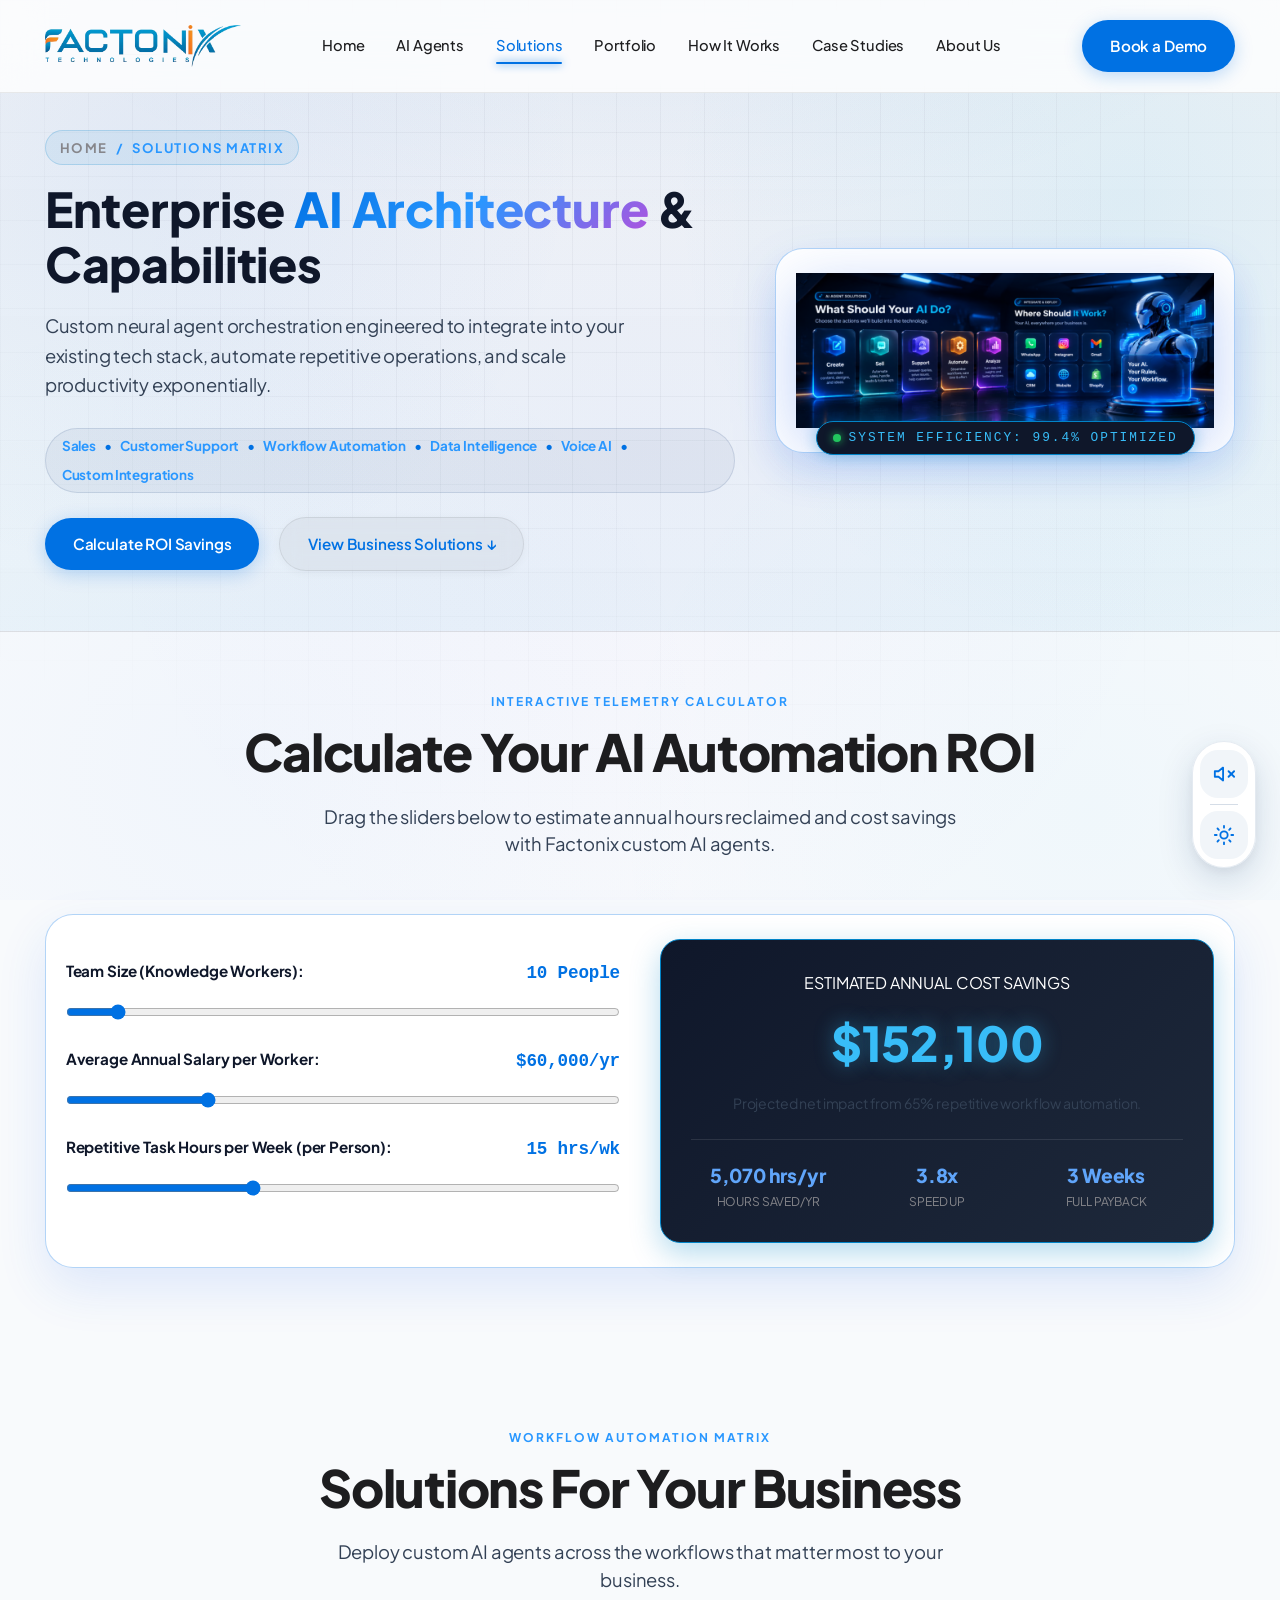
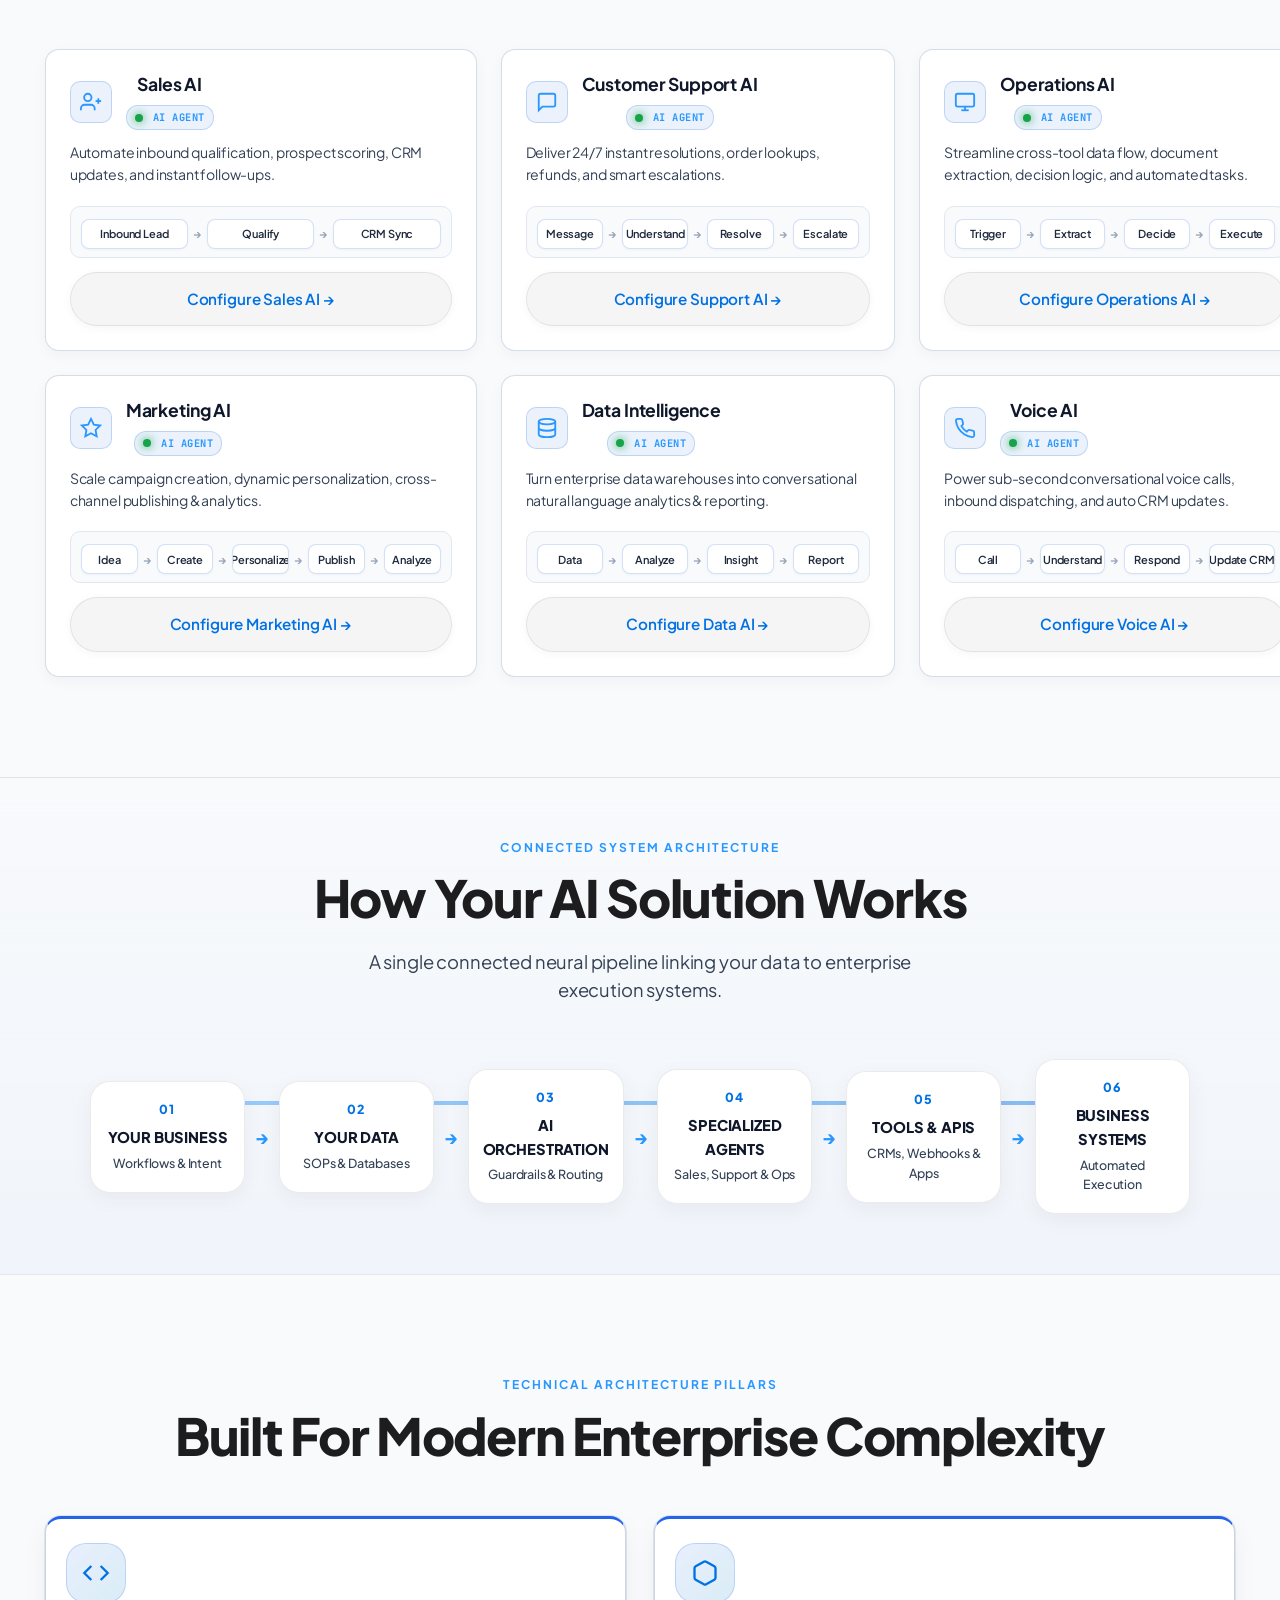
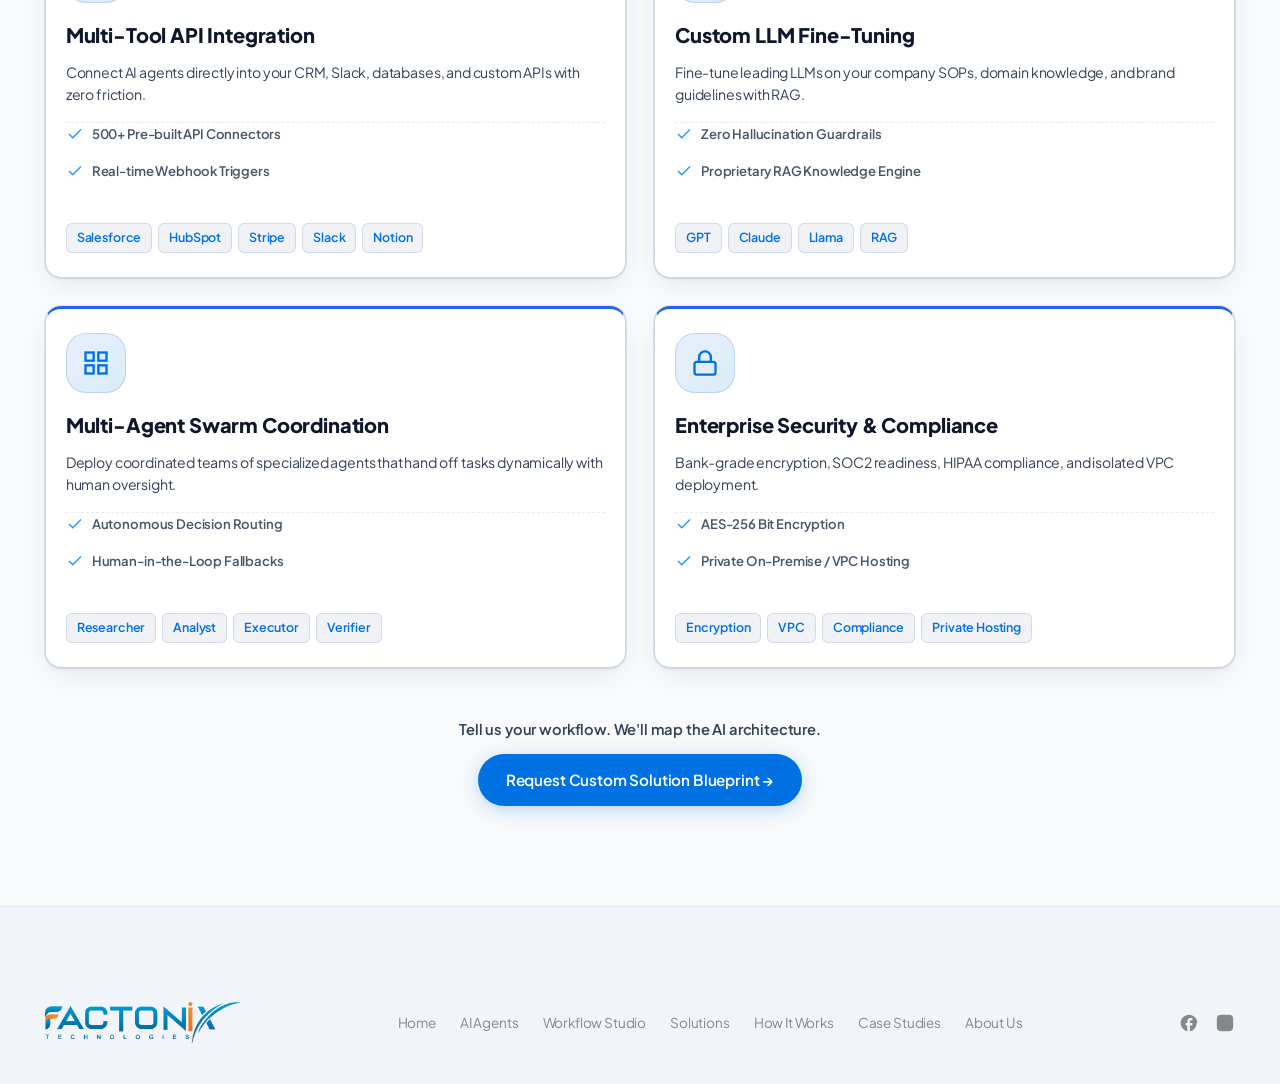
<file: solutions.html>
<!DOCTYPE html>
<html lang="en">
<head>
    <meta charset="UTF-8">
    <meta name="viewport" content="width=device-width, initial-scale=1.0">
    <title>Enterprise AI Solutions &amp; ROI Calculator | Factonix Technologies</title>
    <meta name="description" content="Enterprise AI solutions for CRM automation, omnichannel customer care, and automated business workflows. Use our interactive ROI calculator to estimate your annual cost savings.">
    <meta name="keywords" content="enterprise AI solutions, CRM automation, AI ROI calculator, customer support AI, business process automation, omnichannel AI architecture">
    <meta name="author" content="Factonix Technologies">
    <meta name="robots" content="index, follow, max-image-preview:large, max-snippet:-1, max-video-preview:-1">
    <link rel="canonical" href="https://factonix.com/solutions">
    <link rel="icon" type="image/webp" href="assets/images/favicon-logo.ico">

    <!-- Open Graph / Facebook -->
    <meta property="og:type" content="website">
    <meta property="og:locale" content="en_US">
    <meta property="og:url" content="https://factonix.com/solutions">
    <meta property="og:site_name" content="Factonix Technologies">
    <meta property="og:title" content="Enterprise AI Solutions &amp; ROI Calculator | Factonix Technologies">
    <meta property="og:description" content="Scale productivity and reduce operating expenses with custom AI solutions. Calculate your projected annual hours and dollar savings instantly.">
    <meta property="og:image" content="https://factonix.com/assets/images/logo.webp">

    <!-- Twitter Card -->
    <meta name="twitter:card" content="summary_large_image">
    <meta name="twitter:title" content="Enterprise AI Solutions &amp; ROI Calculator | Factonix Technologies">
    <meta name="twitter:description" content="Scale productivity and reduce operating expenses with custom AI solutions. Calculate your projected annual hours and dollar savings instantly.">
    <meta name="twitter:image" content="https://factonix.com/assets/images/logo.webp">

    <!-- Structured Data (JSON-LD) -->
    <script type="application/ld+json">
    {
      "@context": "https://schema.org",
      "@type": "BreadcrumbList",
      "itemListElement": [
        {
          "@type": "ListItem",
          "position": 1,
          "name": "Home",
          "item": "https://factonix.com/"
        },
        {
          "@type": "ListItem",
          "position": 2,
          "name": "Solutions",
          "item": "https://factonix.com/solutions"
        }
      ]
    }
    </script>

    <!-- Google Fonts -->
    <link rel="preconnect" href="https://fonts.googleapis.com">
    <link rel="preconnect" href="https://fonts.gstatic.com" crossorigin>
    <link href="https://fonts.googleapis.com/css2?family=JetBrains+Mono:wght@400;500;700&family=Orbitron:wght@500;600;700;800;900&family=Rajdhani:wght@500;600;700&family=Space+Grotesk:wght@400;500;600;700&display=swap" rel="stylesheet">
    <!-- Custom CSS -->
    <link rel="stylesheet" href="styles.css">
</head>
<body>
    <!-- Enterprise Preloader Overlay -->
    <div class="preloader-overlay" id="preloaderOverlay">
        <div class="preloader-content">
            <div class="preloader-ai-core">
                <div class="preloader-spin-ring ring-outer"></div>
                <div class="preloader-spin-ring ring-inner"></div>
                <div class="preloader-core-icon">⚡</div>
            </div>
            
            <div class="preloader-text-box">
                <span class="preloader-typed-text" id="preloaderTypedText"></span><span class="preloader-cursor">|</span>
            </div>
            
            <div class="preloader-progress-box">
                <div class="preloader-progress-bar">
                    <div class="preloader-progress-fill" id="preloaderFill"></div>
                </div>
                <div class="preloader-status">
                    <span class="status-label">INITIALIZING SOLUTIONS MATRIX</span>
                    <span class="status-percent" id="preloaderPercent">0%</span>
                </div>
            </div>
        </div>
    </div>



    <!-- Top HUD Live Status Bar -->
    <div class="hud-status-bar">
        <div class="container hud-status-container">
            <div class="hud-ticker-text">
                <span class="hud-status-item"><span class="status-dot"></span> SYSTEM: OPTIMAL</span>
                <span class="hud-status-item">| NEURAL CORE v4.8 ACTIVE</span>
                <span class="hud-status-item">| AGENTS DEPLOYED: 1,420</span>
                <span class="hud-status-item">| LATENCY: 12ms</span>
            </div>
            <div class="hud-status-right">
                <span>[ ROBOTICS MODE ENABLED ]</span>
            </div>
        </div>
    </div>

    <!-- Header Navigation -->
    <header class="navbar">
        <div class="container nav-container">
            <a href="./" class="logo">
                <img src="assets/images/logo.webp" alt="Factonix Technologies" class="logo-img">
            </a>

            <nav class="nav-links" id="navLinks">
                <a href="./">Home</a>
                <a href="ai-agents">AI Agents</a>
                <a href="solutions" class="active">Solutions</a>
                <a href="portfolio">Portfolio</a>
                <a href="how-it-works">How It Works</a>
                <a href="case-studies">Case Studies</a>
                <a href="about-us">About Us</a>
            </nav>

            <div class="nav-actions">
                <a href="contact?service=book-demo" class="btn btn-primary btn-sm">Book a Demo</a>
                <button class="mobile-toggle" id="mobileToggle" aria-label="Toggle menu">
                    <span></span><span></span><span></span>
                </button>
            </div>
        </div>
    </header>

    <!-- Subpage Hero Header Banner -->
    <section class="subpage-hero">
        <div class="container subpage-hero-grid">
            <div class="subpage-hero-content">
                <div class="breadcrumb-nav">
                    <a href="./">Home</a> <span>/</span> <span>SOLUTIONS MATRIX</span>
                </div>
                <h1 class="subpage-hero-title">
                    Enterprise <span class="text-glow">AI Architecture</span> & Capabilities
                </h1>
                <p class="subpage-hero-desc">
                    Custom neural agent orchestration engineered to integrate into your existing tech stack, automate repetitive operations, and scale productivity exponentially.
                </p>
                <div class="hero-capability-strip">
                    <span>Sales</span> • <span>Customer Support</span> • <span>Workflow Automation</span> • <span>Data Intelligence</span> • <span>Voice AI</span> • <span>Custom Integrations</span>
                </div>
                <div class="hero-btns">
                    <a href="#roi-calculator" class="btn btn-primary btn-glow">Calculate ROI Savings</a>
                    <a href="#business-solutions" class="btn btn-secondary">View Business Solutions ↓</a>
                </div>
            </div>

            <div class="subpage-hero-visual">
                <div class="subpage-robot-card card-3d">
                    <img src="assets/images/capabilities-full.png" alt="3D Enterprise Solutions Diagram" class="subpage-robot-img">
                    <div class="subpage-hud-badge">
                        <div class="hud-pulse-dot"></div>
                        <span>SYSTEM EFFICIENCY: 99.4% OPTIMIZED</span>
                    </div>
                </div>
            </div>
        </div>
    </section>

    <!-- Interactive ROI Calculator Section -->
    <section class="section section-compact-roi" id="roi-calculator">
        <div class="container">
            <div class="section-header text-center" style="text-align: center; margin-bottom: 30px;">
                <div class="section-label">INTERACTIVE TELEMETRY CALCULATOR</div>
                <h2 class="section-title">Calculate Your AI Automation ROI</h2>
                <p class="section-subtitle" style="margin: 0 auto; max-width: 650px;">Drag the sliders below to estimate annual hours reclaimed and cost savings with Factonix custom AI agents.</p>
            </div>

            <div class="roi-calculator-container card-3d">
                <div class="calc-inputs">
                    <div class="calc-control-group">
                        <div class="calc-label">
                            <span>Team Size (Knowledge Workers):</span>
                            <span class="calc-value" id="teamSizeVal">10 People</span>
                        </div>
                        <input type="range" min="2" max="100" value="10" class="calc-slider" id="teamSizeSlider">
                    </div>

                    <div class="calc-control-group">
                        <div class="calc-label">
                            <span>Average Annual Salary per Worker:</span>
                            <span class="calc-value" id="avgSalaryVal">$60,000/yr</span>
                        </div>
                        <input type="range" min="30000" max="150000" step="5000" value="60000" class="calc-slider" id="avgSalarySlider">
                    </div>

                    <div class="calc-control-group">
                        <div class="calc-label">
                            <span>Repetitive Task Hours per Week (per Person):</span>
                            <span class="calc-value" id="hoursTaskVal">15 hrs/wk</span>
                        </div>
                        <input type="range" min="5" max="35" value="15" class="calc-slider" id="hoursTaskSlider">
                    </div>
                </div>

                <div class="roi-output-box">
                    <div class="roi-output-label">ESTIMATED ANNUAL COST SAVINGS</div>
                    <div class="roi-output-number" id="annualSavingsVal">$152,100</div>
                    <p class="roi-output-subtext">Projected net impact from 65% repetitive workflow automation.</p>

                    <div class="roi-metrics-trio">
                        <div class="roi-mini-metric">
                            <div class="roi-mini-val" id="hoursSavedVal">5,070 hrs</div>
                            <div class="roi-mini-lbl">Hours Saved/Yr</div>
                        </div>
                        <div class="roi-mini-metric">
                            <div class="roi-mini-val" id="speedUpVal">3.8x</div>
                            <div class="roi-mini-lbl">Speed Up</div>
                        </div>
                        <div class="roi-mini-metric">
                            <div class="roi-mini-val" id="roiSpeedVal">2 Weeks</div>
                            <div class="roi-mini-lbl">Full Payback</div>
                        </div>
                    </div>
                </div>
            </div>
        </div>
    </section>

    <!-- Solutions For Your Business Section -->
    <section class="section" id="business-solutions">
        <div class="container">
            <div class="section-header text-center" style="text-align: center; margin-bottom: 44px;">
                <div class="section-label">WORKFLOW AUTOMATION MATRIX</div>
                <h2 class="section-title">Solutions For Your Business</h2>
                <p class="section-subtitle" style="margin: 0 auto; max-width: 620px;">Deploy custom AI agents across the workflows that matter most to your business.</p>
            </div>

            <div class="solutions-business-grid">
                <!-- Solution 1: Sales AI -->
                <div class="biz-sol-card">
                    <div class="biz-sol-header">
                        <div class="biz-sol-icon">
                            <svg width="22" height="22" viewBox="0 0 24 24" fill="none" stroke="currentColor" stroke-width="2"><path d="M16 21v-2a4 4 0 0 0-4-4H5a4 4 0 0 0-4 4v2"/><circle cx="8.5" cy="7" r="4"/><line x1="20" y1="8" x2="20" y2="14"/><line x1="23" y1="11" x2="17" y2="11"/></svg>
                        </div>
                        <div class="biz-sol-title-wrap">
                            <h3 class="biz-sol-title">Sales AI</h3>
                            <span class="biz-sol-tag"><span class="status-pulse-dot"></span> AI AGENT</span>
                        </div>
                    </div>
                    <p class="biz-sol-desc">Automate inbound qualification, prospect scoring, CRM updates, and instant follow-ups.</p>
                    <div class="sol-workflow-row">
                        <span class="sol-wf-step">Inbound Lead</span>
                        <span class="sol-wf-arrow">→</span>
                        <span class="sol-wf-step">Qualify</span>
                        <span class="sol-wf-arrow">→</span>
                        <span class="sol-wf-step">CRM Sync</span>
                    </div>
                    <div style="margin-top: 14px;">
                        <a href="contact?service=sales-ai" class="btn btn-secondary btn-sm" style="width: 100%; justify-content: center;">Configure Sales AI →</a>
                    </div>
                </div>

                <!-- Solution 2: Customer Support AI -->
                <div class="biz-sol-card">
                    <div class="biz-sol-header">
                        <div class="biz-sol-icon">
                            <svg width="22" height="22" viewBox="0 0 24 24" fill="none" stroke="currentColor" stroke-width="2"><path d="M21 15a2 2 0 0 1-2 2H7l-4 4V5a2 2 0 0 1 2-2h14a2 2 0 0 1 2 2z"/></svg>
                        </div>
                        <div class="biz-sol-title-wrap">
                            <h3 class="biz-sol-title">Customer Support AI</h3>
                            <span class="biz-sol-tag"><span class="status-pulse-dot"></span> AI AGENT</span>
                        </div>
                    </div>
                    <p class="biz-sol-desc">Deliver 24/7 instant resolutions, order lookups, refunds, and smart escalations.</p>
                    <div class="sol-workflow-row">
                        <span class="sol-wf-step">Message</span>
                        <span class="sol-wf-arrow">→</span>
                        <span class="sol-wf-step">Understand</span>
                        <span class="sol-wf-arrow">→</span>
                        <span class="sol-wf-step">Resolve</span>
                        <span class="sol-wf-arrow">→</span>
                        <span class="sol-wf-step">Escalate</span>
                    </div>
                    <div style="margin-top: 14px;">
                        <a href="contact?service=customer-support-ai" class="btn btn-secondary btn-sm" style="width: 100%; justify-content: center;">Configure Support AI →</a>
                    </div>
                </div>

                <!-- Solution 3: Operations AI -->
                <div class="biz-sol-card">
                    <div class="biz-sol-header">
                        <div class="biz-sol-icon">
                            <svg width="22" height="22" viewBox="0 0 24 24" fill="none" stroke="currentColor" stroke-width="2"><rect x="2" y="3" width="20" height="14" rx="2" ry="2"/><line x1="8" y1="21" x2="16" y2="21"/><line x1="12" y1="17" x2="12" y2="21"/></svg>
                        </div>
                        <div class="biz-sol-title-wrap">
                            <h3 class="biz-sol-title">Operations AI</h3>
                            <span class="biz-sol-tag"><span class="status-pulse-dot"></span> AI AGENT</span>
                        </div>
                    </div>
                    <p class="biz-sol-desc">Streamline cross-tool data flow, document extraction, decision logic, and automated tasks.</p>
                    <div class="sol-workflow-row">
                        <span class="sol-wf-step">Trigger</span>
                        <span class="sol-wf-arrow">→</span>
                        <span class="sol-wf-step">Extract</span>
                        <span class="sol-wf-arrow">→</span>
                        <span class="sol-wf-step">Decide</span>
                        <span class="sol-wf-arrow">→</span>
                        <span class="sol-wf-step">Execute</span>
                    </div>
                    <div style="margin-top: 14px;">
                        <a href="contact?service=ai-automation" class="btn btn-secondary btn-sm" style="width: 100%; justify-content: center;">Configure Operations AI →</a>
                    </div>
                </div>

                <!-- Solution 4: Marketing AI -->
                <div class="biz-sol-card">
                    <div class="biz-sol-header">
                        <div class="biz-sol-icon">
                            <svg width="22" height="22" viewBox="0 0 24 24" fill="none" stroke="currentColor" stroke-width="2"><polygon points="12 2 15.09 8.26 22 9.27 17 14.14 18.18 21.02 12 17.77 5.82 21.02 7 14.14 2 9.27 8.91 8.26 12 2"/></svg>
                        </div>
                        <div class="biz-sol-title-wrap">
                            <h3 class="biz-sol-title">Marketing AI</h3>
                            <span class="biz-sol-tag"><span class="status-pulse-dot"></span> AI AGENT</span>
                        </div>
                    </div>
                    <p class="biz-sol-desc">Scale campaign creation, dynamic personalization, cross-channel publishing & analytics.</p>
                    <div class="sol-workflow-row">
                        <span class="sol-wf-step">Idea</span>
                        <span class="sol-wf-arrow">→</span>
                        <span class="sol-wf-step">Create</span>
                        <span class="sol-wf-arrow">→</span>
                        <span class="sol-wf-step">Personalize</span>
                        <span class="sol-wf-arrow">→</span>
                        <span class="sol-wf-step">Publish</span>
                        <span class="sol-wf-arrow">→</span>
                        <span class="sol-wf-step">Analyze</span>
                    </div>
                    <div style="margin-top: 14px;">
                        <a href="contact?service=social-automation" class="btn btn-secondary btn-sm" style="width: 100%; justify-content: center;">Configure Marketing AI →</a>
                    </div>
                </div>

                <!-- Solution 5: Data Intelligence -->
                <div class="biz-sol-card">
                    <div class="biz-sol-header">
                        <div class="biz-sol-icon">
                            <svg width="22" height="22" viewBox="0 0 24 24" fill="none" stroke="currentColor" stroke-width="2"><ellipse cx="12" cy="5" rx="9" ry="3"/><path d="M21 12c0 1.66-4 3-9 3s-9-1.34-9-3"/><path d="M3 5v14c0 1.66 4 3 9 3s9-1.34 9-3V5"/></svg>
                        </div>
                        <div class="biz-sol-title-wrap">
                            <h3 class="biz-sol-title">Data Intelligence</h3>
                            <span class="biz-sol-tag"><span class="status-pulse-dot"></span> AI AGENT</span>
                        </div>
                    </div>
                    <p class="biz-sol-desc">Turn enterprise data warehouses into conversational natural language analytics & reporting.</p>
                    <div class="sol-workflow-row">
                        <span class="sol-wf-step">Data</span>
                        <span class="sol-wf-arrow">→</span>
                        <span class="sol-wf-step">Analyze</span>
                        <span class="sol-wf-arrow">→</span>
                        <span class="sol-wf-step">Insight</span>
                        <span class="sol-wf-arrow">→</span>
                        <span class="sol-wf-step">Report</span>
                    </div>
                    <div style="margin-top: 14px;">
                        <a href="contact?service=data-intelligence" class="btn btn-secondary btn-sm" style="width: 100%; justify-content: center;">Configure Data AI →</a>
                    </div>
                </div>

                <!-- Solution 6: Voice AI -->
                <div class="biz-sol-card">
                    <div class="biz-sol-header">
                        <div class="biz-sol-icon">
                            <svg width="22" height="22" viewBox="0 0 24 24" fill="none" stroke="currentColor" stroke-width="2"><path d="M22 16.92v3a2 2 0 0 1-2.18 2 19.79 19.79 0 0 1-8.63-3.07 19.5 19.5 0 0 1-6-6 19.79 19.79 0 0 1-3.07-8.67A2 2 0 0 1 4.11 2h3a2 2 0 0 1 2 1.72 12.84 12.84 0 0 0 .7 2.81 2 2 0 0 1-.45 2.11L8.09 9.91a16 16 0 0 0 6 6l1.27-1.27a2 2 0 0 1 2.11-.45 12.84 12.84 0 0 0 2.81.7A2 2 0 0 1 22 16.92z"/></svg>
                        </div>
                        <div class="biz-sol-title-wrap">
                            <h3 class="biz-sol-title">Voice AI</h3>
                            <span class="biz-sol-tag"><span class="status-pulse-dot"></span> AI AGENT</span>
                        </div>
                    </div>
                    <p class="biz-sol-desc">Power sub-second conversational voice calls, inbound dispatching, and auto CRM updates.</p>
                    <div class="sol-workflow-row">
                        <span class="sol-wf-step">Call</span>
                        <span class="sol-wf-arrow">→</span>
                        <span class="sol-wf-step">Understand</span>
                        <span class="sol-wf-arrow">→</span>
                        <span class="sol-wf-step">Respond</span>
                        <span class="sol-wf-arrow">→</span>
                        <span class="sol-wf-step">Update CRM</span>
                    </div>
                    <div style="margin-top: 14px;">
                        <a href="contact?service=voice-ai" class="btn btn-secondary btn-sm" style="width: 100%; justify-content: center;">Configure Voice AI →</a>
                    </div>
                </div>
            </div>
        </div>
    </section>

    <!-- Compact Connected Architecture Flow Section -->
    <section class="section section-arch-flow" id="architecture-flow">
        <div class="container">
            <div class="section-header text-center" style="text-align: center; margin-bottom: 38px;">
                <div class="section-label">CONNECTED SYSTEM ARCHITECTURE</div>
                <h2 class="section-title">How Your AI Solution Works</h2>
                <p class="section-subtitle" style="margin: 0 auto; max-width: 600px;">A single connected neural pipeline linking your data to enterprise execution systems.</p>
            </div>

            <div class="arch-flow-wrapper">
                <div class="arch-flow-connector-line"></div>
                <div class="arch-flow-steps">
                    <div class="arch-step-node">
                        <div class="arch-step-badge">01</div>
                        <h4 class="arch-step-name">YOUR BUSINESS</h4>
                        <p class="arch-step-sub">Workflows & Intent</p>
                    </div>
                    <div class="arch-flow-arrow">→</div>

                    <div class="arch-step-node">
                        <div class="arch-step-badge">02</div>
                        <h4 class="arch-step-name">YOUR DATA</h4>
                        <p class="arch-step-sub">SOPs & Databases</p>
                    </div>
                    <div class="arch-flow-arrow">→</div>

                    <div class="arch-step-node">
                        <div class="arch-step-badge">03</div>
                        <h4 class="arch-step-name">AI ORCHESTRATION</h4>
                        <p class="arch-step-sub">Guardrails & Routing</p>
                    </div>
                    <div class="arch-flow-arrow">→</div>

                    <div class="arch-step-node">
                        <div class="arch-step-badge">04</div>
                        <h4 class="arch-step-name">SPECIALIZED AGENTS</h4>
                        <p class="arch-step-sub">Sales, Support & Ops</p>
                    </div>
                    <div class="arch-flow-arrow">→</div>

                    <div class="arch-step-node">
                        <div class="arch-step-badge">05</div>
                        <h4 class="arch-step-name">TOOLS & APIS</h4>
                        <p class="arch-step-sub">CRMs, Webhooks & Apps</p>
                    </div>
                    <div class="arch-flow-arrow">→</div>

                    <div class="arch-step-node">
                        <div class="arch-step-badge">06</div>
                        <h4 class="arch-step-name">BUSINESS SYSTEMS</h4>
                        <p class="arch-step-sub">Automated Execution</p>
                    </div>
                </div>
            </div>
        </div>
    </section>

    <!-- Technical Pillars Showcase Grid (2x2 Balanced Grid) -->
    <section class="section" id="capabilities">
        <div class="container">
            <div class="section-header text-center" style="text-align: center; margin-bottom: 44px;">
                <div class="section-label">TECHNICAL ARCHITECTURE PILLARS</div>
                <h2 class="section-title">Built For Modern Enterprise Complexity</h2>
            </div>

            <div class="tech-pillars-grid">
                <!-- Solution 1 -->
                <div class="agent-pod-card card-3d">
                    <div class="agent-pod-header">
                        <div class="agent-icon-box">
                            <svg width="28" height="28" viewBox="0 0 24 24" fill="none" stroke="currentColor" stroke-width="2"><polyline points="16 18 22 12 16 6"/><polyline points="8 6 2 12 8 18"/></svg>
                        </div>
                    </div>
                    <h3 class="agent-pod-title">Multi-Tool API Integration</h3>
                    <p class="agent-pod-desc">Connect AI agents directly into your CRM, Slack, databases, and custom APIs with zero friction.</p>
                    <ul class="agent-spec-list">
                        <li class="agent-spec-item"><svg width="16" height="16" viewBox="0 0 24 24" fill="none" stroke="currentColor" stroke-width="2"><polyline points="20 6 9 17 4 12"/></svg> 500+ Pre-built API Connectors</li>
                        <li class="agent-spec-item"><svg width="16" height="16" viewBox="0 0 24 24" fill="none" stroke="currentColor" stroke-width="2"><polyline points="20 6 9 17 4 12"/></svg> Real-time Webhook Triggers</li>
                    </ul>
                    <div class="agent-chips-wrapper" style="margin-top: 14px;">
                        <span class="integration-chip">Salesforce</span>
                        <span class="integration-chip">HubSpot</span>
                        <span class="integration-chip">Stripe</span>
                        <span class="integration-chip">Slack</span>
                        <span class="integration-chip">Notion</span>
                    </div>
                </div>

                <!-- Solution 2 -->
                <div class="agent-pod-card card-3d">
                    <div class="agent-pod-header">
                        <div class="agent-icon-box">
                            <svg width="28" height="28" viewBox="0 0 24 24" fill="none" stroke="currentColor" stroke-width="2"><path d="M21 16V8a2 2 0 0 0-1-1.73l-7-4a2 2 0 0 0-2 0l-7 4A2 2 0 0 0 3 8v8a2 2 0 0 0 1 1.73l7 4a2 2 0 0 0 2 0l7-4A2 2 0 0 0 21 16z"/></svg>
                        </div>
                    </div>
                    <h3 class="agent-pod-title">Custom LLM Fine-Tuning</h3>
                    <p class="agent-pod-desc">Fine-tune leading LLMs on your company SOPs, domain knowledge, and brand guidelines with RAG.</p>
                    <ul class="agent-spec-list">
                        <li class="agent-spec-item"><svg width="16" height="16" viewBox="0 0 24 24" fill="none" stroke="currentColor" stroke-width="2"><polyline points="20 6 9 17 4 12"/></svg> Zero Hallucination Guardrails</li>
                        <li class="agent-spec-item"><svg width="16" height="16" viewBox="0 0 24 24" fill="none" stroke="currentColor" stroke-width="2"><polyline points="20 6 9 17 4 12"/></svg> Proprietary RAG Knowledge Engine</li>
                    </ul>
                    <div class="agent-chips-wrapper" style="margin-top: 14px;">
                        <span class="integration-chip">GPT</span>
                        <span class="integration-chip">Claude</span>
                        <span class="integration-chip">Llama</span>
                        <span class="integration-chip">RAG</span>
                    </div>
                </div>

                <!-- Solution 3 -->
                <div class="agent-pod-card card-3d">
                    <div class="agent-pod-header">
                        <div class="agent-icon-box">
                            <svg width="28" height="28" viewBox="0 0 24 24" fill="none" stroke="currentColor" stroke-width="2"><rect x="3" y="3" width="7" height="7"/><rect x="14" y="3" width="7" height="7"/><rect x="14" y="14" width="7" height="7"/><rect x="3" y="14" width="7" height="7"/></svg>
                        </div>
                    </div>
                    <h3 class="agent-pod-title">Multi-Agent Swarm Coordination</h3>
                    <p class="agent-pod-desc">Deploy coordinated teams of specialized agents that hand off tasks dynamically with human oversight.</p>
                    <ul class="agent-spec-list">
                        <li class="agent-spec-item"><svg width="16" height="16" viewBox="0 0 24 24" fill="none" stroke="currentColor" stroke-width="2"><polyline points="20 6 9 17 4 12"/></svg> Autonomous Decision Routing</li>
                        <li class="agent-spec-item"><svg width="16" height="16" viewBox="0 0 24 24" fill="none" stroke="currentColor" stroke-width="2"><polyline points="20 6 9 17 4 12"/></svg> Human-in-the-Loop Fallbacks</li>
                    </ul>
                    <div class="agent-chips-wrapper" style="margin-top: 14px;">
                        <span class="integration-chip">Researcher</span>
                        <span class="integration-chip">Analyst</span>
                        <span class="integration-chip">Executor</span>
                        <span class="integration-chip">Verifier</span>
                    </div>
                </div>

                <!-- Solution 4 -->
                <div class="agent-pod-card card-3d">
                    <div class="agent-pod-header">
                        <div class="agent-icon-box">
                            <svg width="28" height="28" viewBox="0 0 24 24" fill="none" stroke="currentColor" stroke-width="2"><rect x="3" y="11" width="18" height="11" rx="2" ry="2"/><path d="M7 11V7a5 5 0 0 1 10 0v4"/></svg>
                        </div>
                    </div>
                    <h3 class="agent-pod-title">Enterprise Security & Compliance</h3>
                    <p class="agent-pod-desc">Bank-grade encryption, SOC2 readiness, HIPAA compliance, and isolated VPC deployment.</p>
                    <ul class="agent-spec-list">
                        <li class="agent-spec-item"><svg width="16" height="16" viewBox="0 0 24 24" fill="none" stroke="currentColor" stroke-width="2"><polyline points="20 6 9 17 4 12"/></svg> AES-256 Bit Encryption</li>
                        <li class="agent-spec-item"><svg width="16" height="16" viewBox="0 0 24 24" fill="none" stroke="currentColor" stroke-width="2"><polyline points="20 6 9 17 4 12"/></svg> Private On-Premise / VPC Hosting</li>
                    </ul>
                    <div class="agent-chips-wrapper" style="margin-top: 14px;">
                        <span class="integration-chip">Encryption</span>
                        <span class="integration-chip">VPC</span>
                        <span class="integration-chip">Compliance</span>
                        <span class="integration-chip">Private Hosting</span>
                    </div>
                </div>
            </div>

            <div style="text-align: center; margin-top: 50px;">
                <p style="font-size: 0.92rem; color: var(--text-muted); margin-bottom: 12px; font-weight: 600;">Tell us your workflow. We'll map the AI architecture.</p>
                <a href="contact?service=ai-automation" class="btn btn-primary btn-glow">Request Custom Solution Blueprint →</a>
            </div>
        </div>
    </section>

    <!-- Footer Section -->
    <footer class="footer">
        <div class="container footer-container">
            <a href="./" class="logo">
                <img src="assets/images/logo.webp" alt="Factonix Technologies" class="logo-img">
            </a>

            <div class="footer-links">
                <a href="./">Home</a>
                <a href="ai-agents">AI Agents</a>
                <a href="workflow-studio">Workflow Studio</a>
                <a href="solutions">Solutions</a>
                <a href="how-it-works">How It Works</a>
                <a href="case-studies">Case Studies</a>
                <a href="about-us">About Us</a>
            </div>

            <div class="footer-right">
                <div class="social-icons">
                    <a target="_blank" href="https://www.facebook.com/factonix" aria-label="Facebook"><svg xmlns="http://w3.org" viewBox="0 0 24 24" width="24" height="24" fill="currentColor">
  <path d="M22 12c0-5.52-4.48-10-10-10S2 6.48 2 12c0 4.84 3.44 8.87 8 9.8V15H8v-3h2V9.5C10 7.57 11.57 6 13.5 6H16v3h-2c-.55 0-1 .45-1 1v2h3v3h-3v6.95c4.56-.93 8-4.96 8-9.8z"/>
</svg>
</a>
<a target="_blank" href="https://www.instagram.com/factonix.official" aria-label="Instagram"><svg viewBox="0 0 24 24" fill="currentColor"><path d="M12 2.163c3.204 0 3.584.012 4.85.07 3.252.148 4.771 1.691 4.919 4.919.058 1.265.069 1.645.069 4.849 0 3.205-.012 3.584-.069 4.849-.149 3.225-1.664 4.771-4.919 4.919-1.266.058-1.644.07-4.85.07-3.204 0-3.584-.012-4.849-.07-3.26-.149-4.771-1.699-4.919-4.92-.058-1.265-.07-1.644-.07-4.849 0-3.204.013-3.583.07-4.849.149-3.227 1.664-4.771 4.919-4.919 1.266-.057 1.645-.069 4.849-.069z"/></svg></a>
                </div>
            </div>
        </div>
    </footer>

    <!-- Global Floating Corner AI Robot Agent Widget (Disabled) -->
    <!--
    <div class="corner-robot-widget" id="cornerRobotWidget">
        <div class="robot-speech-bubble" id="robotSpeechBubble">
            <span class="speech-close" id="speechClose">&times;</span>
            <div class="speech-text" id="speechText">
                Want to calculate your exact enterprise AI ROI savings? Let's chat!
            </div>
            <div class="speech-actions">
                <a href="contact" class="speech-btn">Book Demo</a>
            </div>
        </div>

        <div class="corner-robot-avatar" id="cornerRobotAvatar">
            <img src="assets/images/agent.png" alt="AGENTSPACE AI Robot Assistant" class="bouncing-agent-img">
        </div>
    </div>
    -->

    <!-- Holographic Crosshair Cursor Elements -->
    <div class="sci-cursor-container" id="sciCursorContainer">
        <div class="sci-cursor-dot" id="sciCursorDot"></div>
        <div class="sci-cursor-reticle" id="sciCursorReticle">
            <div class="reticle-ring"></div>
            <div class="reticle-bracket bracket-tl"></div>
            <div class="reticle-bracket bracket-tr"></div>
            <div class="reticle-bracket bracket-bl"></div>
            <div class="reticle-bracket bracket-br"></div>
            <div class="reticle-target-text" id="reticleTargetText">TARGET LOCKED</div>
        </div>
    </div>


    <!-- Fixed Floating Quick Settings Control Dock -->
    <div class="floating-control-dock" id="floatingControlDock">
        <button class="dock-btn sound-dock-btn" id="soundToggleBtn" aria-label="Sound Off" data-tooltip="Sound Off">
            <svg class="dock-icon icon-sound-off" viewBox="0 0 24 24" fill="none" stroke="currentColor" stroke-width="2" stroke-linecap="round" stroke-linejoin="round">
                <polygon points="11 5 6 9 2 9 2 15 6 15 11 19 11 5"></polygon>
                <line x1="23" y1="9" x2="17" y2="15"></line>
                <line x1="17" y1="9" x2="23" y2="15"></line>
            </svg>
            <svg class="dock-icon icon-sound-on" viewBox="0 0 24 24" fill="none" stroke="currentColor" stroke-width="2" stroke-linecap="round" stroke-linejoin="round" style="display:none;">
                <polygon points="11 5 6 9 2 9 2 15 6 15 11 19 11 5"></polygon>
                <path d="M19.07 4.93a10 10 0 0 1 0 14.14M15.54 8.46a5 5 0 0 1 0 7.07"></path>
            </svg>
            <span class="dock-tooltip">Sound Off</span>
        </button>
        
        <div class="dock-divider"></div>
        
        <button class="dock-btn mode-dock-btn" id="roboticsModeToggle" aria-label="Robotics Mode Off" data-tooltip="Robotics Mode Off">
            <svg class="dock-icon icon-mode-off" viewBox="0 0 24 24" fill="none" stroke="currentColor" stroke-width="2" stroke-linecap="round" stroke-linejoin="round">
                <circle cx="12" cy="12" r="4"></circle>
                <path d="M12 2v2M12 20v2M4.93 4.93l1.41 1.41M17.66 17.66l1.41 1.41M2 12h2M20 12h2M6.34 17.66l-1.41 1.41M19.07 4.93l-1.41 1.41"></path>
            </svg>
            <svg class="dock-icon icon-mode-on" viewBox="0 0 24 24" fill="none" stroke="currentColor" stroke-width="2" stroke-linecap="round" stroke-linejoin="round" style="display:none;">
                <path d="M21 12.79A9 9 0 1 1 11.21 3 7 7 0 0 0 21 12.79z"></path>
            </svg>
            <span class="dock-tooltip">Robotics Mode Off</span>
        </button>
    </div>

    <script src="script.js"></script>
</body>
</html>
</file>
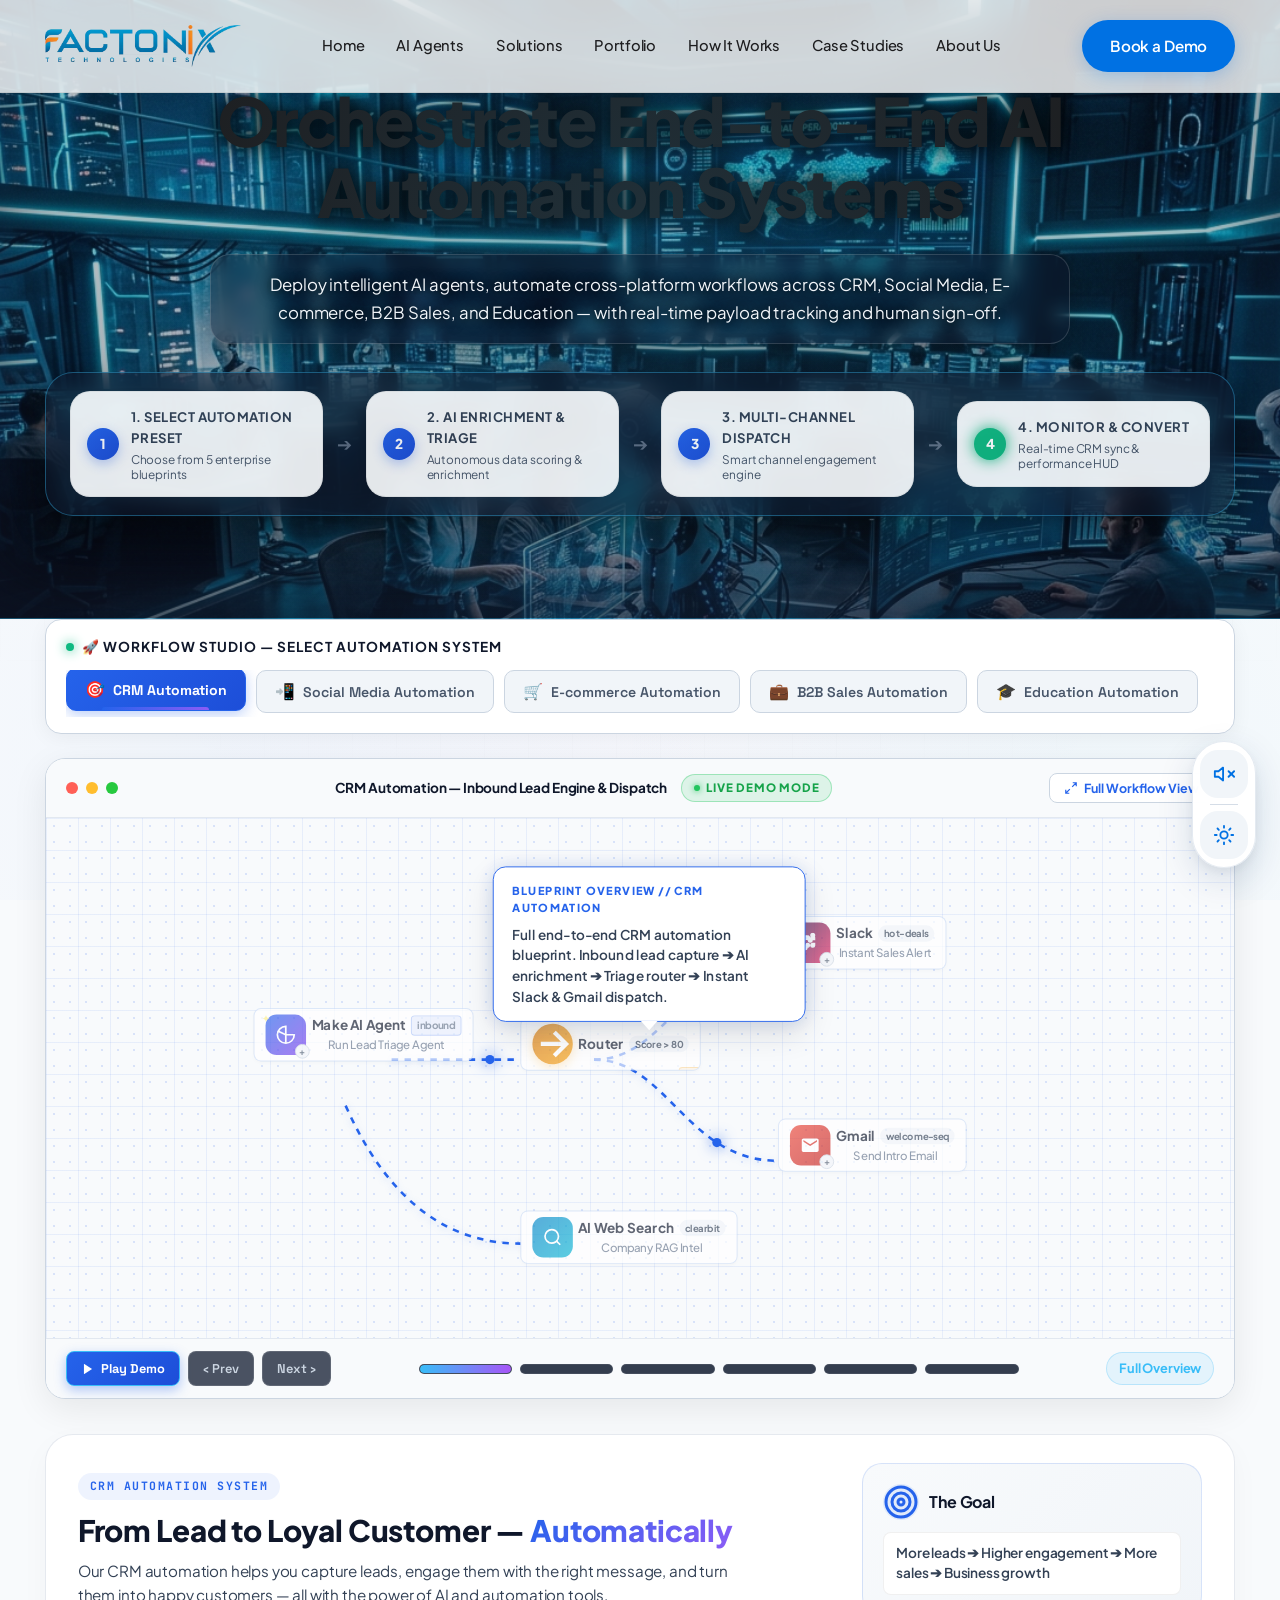
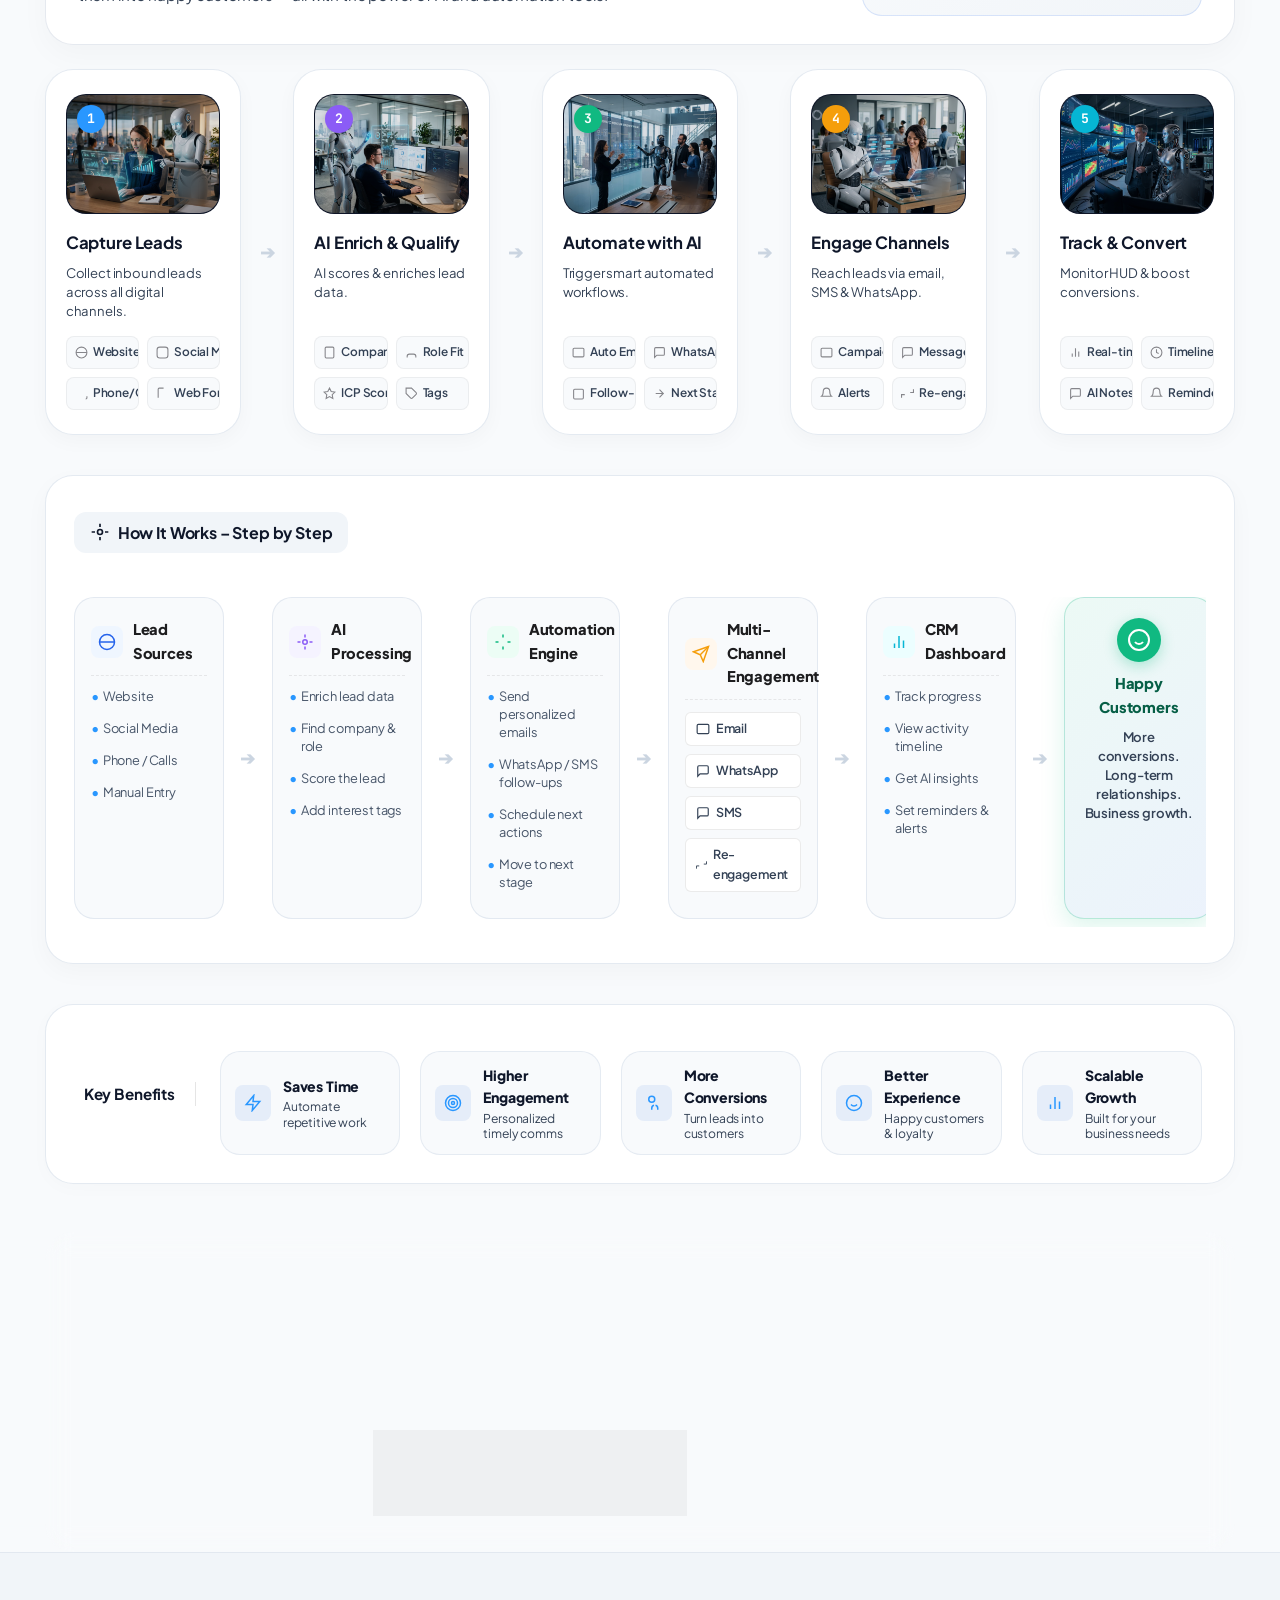
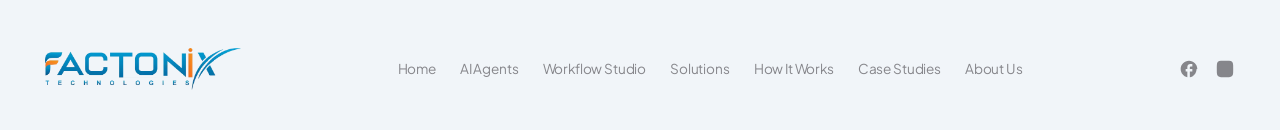
<file: workflow-studio.html>
<!DOCTYPE html>
<html lang="en">
<head>
    <meta charset="UTF-8">
    <meta name="viewport" content="width=device-width, initial-scale=1.0">
    <title>AI Workflow Studio | Interactive Automation Orchestrator - Factonix</title>
    <meta name="description" content="Orchestrate and test end-to-end multi-agent automation systems live. Interactive simulation across CRM, social media, e-commerce, B2B sales, and education workflows.">
    <meta name="keywords" content="AI workflow studio, multi-agent orchestrator, workflow simulation, CRM automation pipeline, autonomous dispatch, interactive AI demo">
    <meta name="author" content="Factonix Technologies">
    <meta name="robots" content="index, follow, max-image-preview:large, max-snippet:-1, max-video-preview:-1">
    <link rel="canonical" href="https://factonix.com/workflow-studio">
    <link rel="icon" type="image/webp" href="assets/images/favicon-logo.ico">

    <!-- Open Graph / Facebook -->
    <meta property="og:type" content="website">
    <meta property="og:locale" content="en_US">
    <meta property="og:url" content="https://factonix.com/workflow-studio">
    <meta property="og:site_name" content="Factonix Technologies">
    <meta property="og:title" content="AI Workflow Studio | Interactive Automation Orchestrator - Factonix">
    <meta property="og:description" content="Orchestrate and simulate autonomous AI agent workflows across CRM, social, and e-commerce platforms in real time.">
    <meta property="og:image" content="https://factonix.com/assets/images/logo.webp">

    <!-- Twitter Card -->
    <meta name="twitter:card" content="summary_large_image">
    <meta name="twitter:title" content="AI Workflow Studio | Interactive Automation Orchestrator - Factonix">
    <meta name="twitter:description" content="Orchestrate and simulate autonomous AI agent workflows across CRM, social, and e-commerce platforms in real time.">
    <meta name="twitter:image" content="https://factonix.com/assets/images/logo.webp">

    <!-- Structured Data (JSON-LD) -->
    <script type="application/ld+json">
    {
      "@context": "https://schema.org",
      "@type": "WebApplication",
      "name": "Factonix AI Workflow Studio",
      "url": "https://factonix.com/workflow-studio",
      "applicationCategory": "BusinessApplication",
      "operatingSystem": "All modern browsers",
      "description": "Interactive enterprise simulation studio for orchestrating multi-agent AI workflows and CRM automations."
    }
    </script>

    <!-- Google Fonts -->
    <link rel="preconnect" href="https://fonts.googleapis.com">
    <link rel="preconnect" href="https://fonts.gstatic.com" crossorigin>
    <link href="https://fonts.googleapis.com/css2?family=JetBrains+Mono:wght@400;500;700&family=Orbitron:wght@500;600;700;800;900&family=Rajdhani:wght@500;600;700&family=Space+Grotesk:wght@400;500;600;700&display=swap" rel="stylesheet">
    <!-- Custom CSS -->
    <link rel="stylesheet" href="styles.css">
</head>
<body>
    <!-- Enterprise Preloader Overlay -->
    <div class="preloader-overlay" id="preloaderOverlay">
        <div class="preloader-content">
            <div class="preloader-ai-core">
                <div class="preloader-spin-ring ring-outer"></div>
                <div class="preloader-spin-ring ring-inner"></div>
                <div class="preloader-core-icon">⚡</div>
            </div>
            
            <div class="preloader-text-box">
                <span class="preloader-typed-text" id="preloaderTypedText"></span><span class="preloader-cursor">|</span>
            </div>
            
            <div class="preloader-progress-box">
                <div class="preloader-progress-bar">
                    <div class="preloader-progress-fill" id="preloaderFill"></div>
                </div>
                <div class="preloader-status">
                    <span class="status-label">INITIALIZING WORKFLOW STUDIO ENGINE</span>
                    <span class="status-percent" id="preloaderPercent">0%</span>
                </div>
            </div>
        </div>
    </div>



    <!-- Top HUD Live Status Bar -->
    <div class="hud-status-bar">
        <div class="container hud-status-container">
            <div class="hud-ticker-text">
                <span class="hud-status-item"><span class="status-dot"></span> SYSTEM: OPTIMAL</span>
                <span class="hud-status-item">| NEURAL CORE v4.8 ACTIVE</span>
                <span class="hud-status-item">| AGENTS DEPLOYED: 1,420</span>
                <span class="hud-status-item">| WORKFLOW LATENCY: 32ms</span>
            </div>
            <div class="hud-status-right">
                <span>[ WORKFLOW STUDIO ONLINE ]</span>
            </div>
        </div>
    </div>

    <!-- Header Navigation -->
    <header class="navbar">
        <div class="container container-fluid nav-container">
            <a href="./" class="logo">
                <img src="assets/images/logo.webp" alt="Factonix Technologies" class="logo-img">
            </a>

            <nav class="nav-links" id="navLinks">
                <a href="./">Home</a>
                <a href="ai-agents">AI Agents</a>
                <a href="solutions">Solutions</a>
                <a href="portfolio">Portfolio</a>
                <a href="how-it-works">How It Works</a>
                <a href="case-studies">Case Studies</a>
                <a href="about-us">About Us</a>
            </nav>

            <div class="nav-actions">
                <a href="contact?service=book-demo" class="btn btn-primary btn-sm">Book a Demo</a>
                <button class="mobile-toggle" id="mobileToggle" aria-label="Toggle menu">
                    <span></span><span></span><span></span>
                </button>
            </div>
        </div>
    </header>

    <!-- Studio Hero Header Banner -->
    <section class="section studio-hero-section">
        <div class="container">
            <div class="text-center margin-bottom-30">
                <!-- <div class="cap-badge">
                    <span class="sparkle-icon">⚡</span>
                    <span>ENTERPRISE AI AUTOMATION STUDIO</span>
                </div> -->
                <h1 class="hero-title text-center">Orchestrate End-to-End AI Automation Systems</h1>
                <p class="hero-subtitle text-center" style="max-width: 860px; margin: 0 auto 28px; font-size: 1.05rem; line-height: 1.65; color: var(--text-muted);">
                    Deploy intelligent AI agents, automate cross-platform workflows across CRM, Social Media, E-commerce, B2B Sales, and Education — with real-time payload tracking and human sign-off.
                </p>
            </div>

            <!-- 4-Step Interactive Architecture Guide Ribbon -->
            <div class="wf-guide-ribbon">
                <div class="wf-guide-step">
                    <div class="guide-num-badge">1</div>
                    <div class="guide-step-text">
                        <strong>1. SELECT AUTOMATION PRESET</strong>
                        <span>Choose from 5 enterprise blueprints</span>
                    </div>
                </div>
                <div class="wf-guide-arrow">➔</div>
                <div class="wf-guide-step">
                    <div class="guide-num-badge">2</div>
                    <div class="guide-step-text">
                        <strong>2. AI ENRICHMENT & TRIAGE</strong>
                        <span>Autonomous data scoring & enrichment</span>
                    </div>
                </div>
                <div class="wf-guide-arrow">➔</div>
                <div class="wf-guide-step">
                    <div class="guide-num-badge">3</div>
                    <div class="guide-step-text">
                        <strong>3. MULTI-CHANNEL DISPATCH</strong>
                        <span>Smart channel engagement engine</span>
                    </div>
                </div>
                <div class="wf-guide-arrow">➔</div>
                <div class="wf-guide-step active-pulse">
                    <div class="guide-num-badge">4</div>
                    <div class="guide-step-text">
                        <strong>4. MONITOR & CONVERT</strong>
                        <span>Real-time CRM sync & performance HUD</span>
                    </div>
                </div>
            </div>
        </div>
    </section>

    <!-- Main Studio Workspace Container -->
    <section class="studio-workspace-section">
        <div class="container container-fluid">

            <!-- Horizontal Workflow Selector Tabs Bar -->
            <div class="studio-tabs-bar">
                <div class="studio-tabs-header">
                    <span class="studio-tabs-title"><span class="studio-dot green-pulse"></span> 🚀 WORKFLOW STUDIO — SELECT AUTOMATION SYSTEM</span>
                </div>
                <div class="studio-nav-tabs" id="studioNavTabs">
                    <button class="studio-tab-btn active" data-tab="crm">
                        <span class="tab-icon-box">🎯</span>
                        <span>CRM Automation</span>
                    </button>
                    <button class="studio-tab-btn" data-tab="social">
                        <span class="tab-icon-box">📲</span>
                        <span>Social Media Automation</span>
                    </button>
                    <button class="studio-tab-btn" data-tab="ecom">
                        <span class="tab-icon-box">🛒</span>
                        <span>E-commerce Automation</span>
                    </button>
                    <button class="studio-tab-btn" data-tab="b2b">
                        <span class="tab-icon-box">💼</span>
                        <span>B2B Sales Automation</span>
                    </button>
                    <button class="studio-tab-btn" data-tab="education">
                        <span class="tab-icon-box">🎓</span>
                        <span>Education Automation</span>
                    </button>
                </div>
            </div>

            <!-- Interactive Live Automation Workflow Walkthrough Viewport -->
            <div class="interactive-walkthrough-section" id="interactiveWalkthroughSection">
                <div class="demo-window-header">
                    <div class="window-controls">
                        <span class="dot red"></span>
                        <span class="dot yellow"></span>
                        <span class="dot green"></span>
                    </div>
                    <div class="window-title-bar">
                        <span class="title-text" id="demoTitleText">Make AI Agent Demo — Live Workflow Walkthrough</span>
                        <span class="hud-status-live"><span class="pulse-green"></span> LIVE DEMO MODE</span>
                    </div>
                    <div class="window-actions">
                        <button class="demo-btn-top" id="resetCameraBtn" title="Reset Viewport">
                            <svg width="14" height="14" viewBox="0 0 24 24" fill="none" stroke="currentColor" stroke-width="2"><path d="M15 3h6v6M9 21H3v-6M21 3l-7 7M3 21l7-7"/></svg> Full Workflow View
                        </button>
                    </div>
                </div>

                <!-- Canvas Camera Viewport Container -->
                <div class="walkthrough-viewport" id="walkthroughViewport">
                    <!-- Subtle Infinite Grid Background -->
                    <div class="canvas-grid-bg"></div>

                    <!-- Infinite Canvas Stage World (Transforms pan & zoom) -->
                    <div class="canvas-stage" id="canvasStage">
                        
                        <!-- SVG Data Flow Lines -->
                        <svg class="canvas-connections-svg" id="canvasConnectionsSvg" width="1000" height="520">
                            <defs>
                                <filter id="glowFilter" x="-20%" y="-20%" width="140%" height="140%">
                                    <feGaussianBlur stdDeviation="4" result="blur"/>
                                    <feComposite in="SourceGraphic" in2="blur" operator="over"/>
                                </filter>
                            </defs>

                            <!-- Curved Flow Paths -->
                            <path id="path-agent-router" class="connection-line" d="M 230,240 C 290,240 310,240 370,240" />
                            <path id="path-router-slack" class="connection-line" d="M 450,240 C 530,240 550,130 650,130" />
                            <path id="path-router-gmail" class="connection-line" d="M 450,240 C 530,240 550,350 650,350" />
                            <path id="path-agent-search" class="connection-line dash-line" d="M 180,290 C 220,380 280,440 370,440" />

                            <!-- Animated Flow Pulse Dots -->
                            <circle class="flow-pulse-dot" r="4"><animateMotion dur="2.2s" repeatCount="indefinite" path="M 230,240 C 290,240 310,240 370,240" /></circle>
                            <circle class="flow-pulse-dot" r="4"><animateMotion dur="2.6s" repeatCount="indefinite" path="M 450,240 C 530,240 550,130 650,130" /></circle>
                            <circle class="flow-pulse-dot" r="4"><animateMotion dur="2.4s" repeatCount="indefinite" path="M 450,240 C 530,240 550,350 650,350" /></circle>
                        </svg>

                        <!-- Workflow Canvas Nodes -->
                        <div class="canvas-nodes-container" id="canvasNodesContainer">
                            <!-- Step 1: AI Agent Node -->
                            <div class="wf-node node-agent" id="node-agent" data-step="1" style="left: 80px; top: 180px;">
                                <div class="node-icon-wrapper agent-theme">
                                    <div class="sparkle-badge">✦</div>
                                    <svg class="node-icon-svg" viewBox="0 0 24 24" fill="none" stroke="currentColor" stroke-width="2"><path d="M12 2a10 10 0 1 0 10 10H12V2z"/><path d="M12 12L2.5 7.5"/><path d="M12 12v10"/></svg>
                                    <span class="plus-btn">+</span>
                                </div>
                                <div class="node-label-box">
                                    <strong class="node-name" id="node-name-agent">Make AI Agent <span class="badge-mini">early access</span></strong>
                                    <span class="node-sub" id="node-sub-agent">Run an agent (early access)</span>
                                </div>
                            </div>

                            <!-- Step 2: Router / Condition Node -->
                            <div class="wf-node node-router" id="node-router" data-step="2" style="left: 370px; top: 190px;">
                                <div class="router-circle">
                                    <svg class="router-svg" viewBox="0 0 24 24" fill="none" stroke="currentColor" stroke-width="2.5"><path d="M5 12h14M13 5l7 7-7 7"/></svg>
                                </div>
                                <div class="node-label-box text-center">
                                    <strong class="node-name" id="node-name-router">Router <span class="badge-num">12</span></strong>
                                </div>
                                <span class="branch-tag tag-1st">1st</span>
                                <span class="branch-tag tag-2nd">2nd</span>
                            </div>

                            <!-- Step 3: Slack Action Node -->
                            <div class="wf-node node-slack" id="node-slack" data-step="3" style="left: 650px; top: 80px;">
                                <div class="node-icon-wrapper slack-theme">
                                    <svg class="slack-svg" viewBox="0 0 24 24" fill="currentColor"><path d="M6 15a3 3 0 1 0 3 3v-3H6zm0-6a3 3 0 1 0 0-6 3 3 0 0 0 0 6zm3 0h3V6a3 3 0 1 0-3 3zm0 3a3 3 0 1 0 0 6 3 3 0 0 0 0-6zm6-3h3V6a3 3 0 1 0-3 3zm0 3a3 3 0 1 0 3 3v-3h-3zm0-6a3 3 0 1 0 0-6 3 3 0 0 0 0 6zm-3 0h-3v3a3 3 0 1 0 3-3z"/></svg>
                                    <span class="plus-btn">+</span>
                                </div>
                                <div class="node-label-box">
                                    <strong class="node-name" id="node-name-slack">Slack <span class="badge-num">13</span></strong>
                                    <span class="node-sub" id="node-sub-slack">Send a Message</span>
                                </div>
                            </div>

                            <!-- Step 4: Gmail Action Node -->
                            <div class="wf-node node-gmail" id="node-gmail" data-step="4" style="left: 650px; top: 300px;">
                                <div class="node-icon-wrapper gmail-theme">
                                    <svg class="gmail-svg" viewBox="0 0 24 24" fill="currentColor"><path d="M20 4H4c-1.1 0-1.99.9-1.99 2L2 18c0 1.1.9 2 2 2h16c1.1 0 2-.9 2-2V6c0-1.1-.9-2-2-2zm0 4l-8 5-8-5V6l8 5 8-5v2z"/></svg>
                                    <span class="plus-btn">+</span>
                                </div>
                                <div class="node-label-box">
                                    <strong class="node-name" id="node-name-gmail">Gmail <span class="badge-num">14</span></strong>
                                    <span class="node-sub" id="node-sub-gmail">Send an Email</span>
                                </div>
                            </div>

                            <!-- Step 5: Web Search / Retrieval Node -->
                            <div class="wf-node node-search" id="node-search" data-step="5" style="left: 370px; top: 400px;">
                                <div class="node-icon-wrapper search-theme">
                                    <svg width="20" height="20" viewBox="0 0 24 24" fill="none" stroke="currentColor" stroke-width="2"><circle cx="11" cy="11" r="8"/><path d="m21 21-4.3-4.3"/></svg>
                                </div>
                                <div class="node-label-box">
                                    <strong class="node-name" id="node-name-search">Make AI Web Search <span class="badge-num">9</span></strong>
                                    <span class="node-sub" id="node-sub-search">Deep Web Search</span>
                                </div>
                            </div>
                        </div>

                        <!-- Floating Explanatory Callout Tooltip (Smooth fade/slide animation) -->
                        <div class="wf-callout-tooltip" id="wfCalloutTooltip">
                            <div class="callout-arrow" id="calloutArrow"></div>
                            <div class="callout-content">
                                <span class="callout-step-tag" id="calloutStepTag">STEP 1 // FULL WORKFLOW OVERVIEW</span>
                                <p class="callout-text" id="calloutText">Add human review when decisions are business-critical.</p>
                            </div>
                        </div>
                    </div>

                    <!-- Canvas Dimming Focus Mask -->
                    <div class="canvas-dim-overlay" id="canvasDimOverlay"></div>
                </div>

                <!-- Bottom Demo Timeline Scrubber Bar -->
                <div class="demo-timeline-bar">
                    <div class="timeline-controls-left">
                        <button class="timeline-btn play-btn" id="demoPlayBtn" title="Play Auto Walkthrough">
                            <svg id="playIcon" width="14" height="14" viewBox="0 0 24 24" fill="currentColor"><polygon points="5 3 19 12 5 21 5 3"/></svg>
                            <svg id="pauseIcon" width="14" height="14" viewBox="0 0 24 24" fill="currentColor" style="display:none;"><rect x="6" y="4" width="4" height="16"/><rect x="14" y="4" width="4" height="16"/></svg>
                            <span id="playBtnText">Play Demo</span>
                        </button>
                        <button class="timeline-btn" id="demoPrevBtn" title="Previous Step">‹ Prev</button>
                        <button class="timeline-btn" id="demoNextBtn" title="Next Step">Next ›</button>
                    </div>

                    <!-- Step Segments Track -->
                    <div class="timeline-segments-track" id="timelineSegmentsTrack">
                        <!-- Segments dynamically rendered by JS -->
                    </div>

                    <div class="timeline-controls-right">
                        <span class="step-indicator" id="demoStepIndicator">Step 1 of 5</span>
                    </div>
                </div>
            </div>

            <!-- Tab Content Panes Container -->
            <div class="studio-tab-content-container">

                <!-- ==================== TAB 1: CRM AUTOMATION ==================== -->
                <div class="studio-tab-pane active" id="pane-crm">
                    <!-- System Banner & Goal -->
                    <div class="workflow-system-banner">
                        <div>
                            <span class="banner-eyebrow">CRM AUTOMATION SYSTEM</span>
                            <h2 class="banner-headline">From Lead to Loyal Customer — <span class="gradient-text-purple">Automatically</span></h2>
                            <p class="banner-desc">Our CRM automation helps you capture leads, engage them with the right message, and turn them into happy customers — all with the power of AI and automation tools.</p>
                        </div>
                        <div class="goal-card-box">
                            <div class="goal-header">
                                <div class="goal-icon-badge">
                                    <svg viewBox="0 0 24 24" fill="none" stroke="currentColor" stroke-width="2"><circle cx="12" cy="12" r="10"/><circle cx="12" cy="12" r="6"/><circle cx="12" cy="12" r="2"/></svg>
                                </div>
                                <span class="goal-title">The Goal</span>
                            </div>
                            <div class="goal-flow-text">
                                More leads ➔ Higher engagement ➔ More sales ➔ Business growth
                            </div>
                        </div>
                    </div>

                    <!-- Numbered Step Cards (Row 1) -->
                    <div class="numbered-steps-container">
                        <!-- Step 1 -->
                        <div class="numbered-step-card">
                            <div class="card-img-wrapper">
                                <img src="assets/images/step1-capture.jpg" alt="Capture Leads" class="card-step-img">
                                <span class="step-num-badge">1</span>
                                <div class="step-icon-bg theme-blue">
                                    <svg viewBox="0 0 24 24" fill="none" stroke="currentColor" stroke-width="2" stroke-linecap="round" stroke-linejoin="round"><path d="M12 2v20M17 5H9.5a3.5 3.5 0 0 0 0 7h5a3.5 3.5 0 0 1 0 7H6"/></svg>
                                </div>
                            </div>
                            <h4 class="step-card-title">Capture Leads</h4>
                            <p class="step-card-desc">Collect inbound leads across all digital channels.</p>
                            <div class="step-pills-grid">
                                <div class="pill-item"><svg viewBox="0 0 24 24" fill="none" stroke="currentColor" stroke-width="2"><circle cx="12" cy="12" r="10"/><line x1="2" y1="12" x2="22" y2="12"/></svg> Website</div>
                                <div class="pill-item"><svg viewBox="0 0 24 24" fill="none" stroke="currentColor" stroke-width="2"><rect x="2" y="2" width="20" height="20" rx="5"/></svg> Social Media</div>
                                <div class="pill-item"><svg viewBox="0 0 24 24" fill="none" stroke="currentColor" stroke-width="2"><path d="M22 16.92v3a2 2 0 0 1-2.18 2"/></svg> Phone/Calls</div>
                                <div class="pill-item"><svg viewBox="0 0 24 24" fill="none" stroke="currentColor" stroke-width="2"><path d="M14 2H6a2 2 0 0 0-2 2v16"/></svg> Web Forms</div>
                            </div>
                        </div>

                        <div class="step-arrow-connector">➔</div>

                        <!-- Step 2 -->
                        <div class="numbered-step-card">
                            <div class="card-img-wrapper">
                                <img src="assets/images/step2-enrich.jpg" alt="AI Enrich" class="card-step-img">
                                <span class="step-num-badge" style="background: #8b5cf6;">2</span>
                                <div class="step-icon-bg theme-purple">
                                    <svg viewBox="0 0 24 24" fill="none" stroke="currentColor" stroke-width="2" stroke-linecap="round" stroke-linejoin="round"><path d="m12 3-1.912 5.813a2 2 0 0 1-1.275 1.275L3 12l5.813 1.912a2 2 0 0 1 1.275 1.275L12 21l1.912-5.813a2 2 0 0 1 1.275-1.275L21 12l-5.813-1.912a2 2 0 0 1-1.275-1.275L12 3z"/></svg>
                                </div>
                            </div>
                            <h4 class="step-card-title">AI Enrich & Qualify</h4>
                            <p class="step-card-desc">AI scores & enriches lead data.</p>
                            <div class="step-pills-grid">
                                <div class="pill-item"><svg viewBox="0 0 24 24" fill="none" stroke="currentColor" stroke-width="2"><rect x="4" y="2" width="16" height="20" rx="2"/></svg> Company Info</div>
                                <div class="pill-item"><svg viewBox="0 0 24 24" fill="none" stroke="currentColor" stroke-width="2"><path d="M20 21v-2a4 4 0 0 0-4-4H8a4 4 0 0 0-4 4v2"/></svg> Role Fit</div>
                                <div class="pill-item"><svg viewBox="0 0 24 24" fill="none" stroke="currentColor" stroke-width="2"><polygon points="12 2 15.09 8.26 22 9.27 17 14.14 18.18 21.02 12 17.77 5.82 21.02 7 14.14 2 9.27 8.91 8.26 12 2"/></svg> ICP Score</div>
                                <div class="pill-item"><svg viewBox="0 0 24 24" fill="none" stroke="currentColor" stroke-width="2"><path d="M20.59 13.41l-7.17 7.17a2 2 0 0 1-2.83 0L2 12V2h10l8.59 8.59a2 2 0 0 1 0 2.82z"/></svg> Tags</div>
                            </div>
                        </div>

                        <div class="step-arrow-connector">➔</div>

                        <!-- Step 3 -->
                        <div class="numbered-step-card">
                            <div class="card-img-wrapper">
                                <img src="assets/images/step3-automate.jpg" alt="Automate with AI" class="card-step-img">
                                <span class="step-num-badge" style="background: #10b981;">3</span>
                                <div class="step-icon-bg theme-green">
                                    <svg viewBox="0 0 24 24" fill="none" stroke="currentColor" stroke-width="2" stroke-linecap="round" stroke-linejoin="round"><path d="M13 2 3 14h9l-1 8 10-12h-9l1-8z"/></svg>
                                </div>
                            </div>
                            <h4 class="step-card-title">Automate with AI</h4>
                            <p class="step-card-desc">Trigger smart automated workflows.</p>
                            <div class="step-pills-grid">
                                <div class="pill-item"><svg viewBox="0 0 24 24" fill="none" stroke="currentColor" stroke-width="2"><path d="M4 4h16c1.1 0 2 .9 2 2v12c0 1.1-.9 2-2 2H4c-1.1 0-2-.9-2-2V6c0-1.1.9-2 2-2z"/></svg> Auto Email</div>
                                <div class="pill-item"><svg viewBox="0 0 24 24" fill="none" stroke="currentColor" stroke-width="2"><path d="M21 15a2 2 0 0 1-2 2H7l-4 4V5a2 2 0 0 1 2-2h14a2 2 0 0 1 2 2z"/></svg> WhatsApp</div>
                                <div class="pill-item"><svg viewBox="0 0 24 24" fill="none" stroke="currentColor" stroke-width="2"><rect x="3" y="4" width="18" height="18" rx="2"/></svg> Follow-up</div>
                                <div class="pill-item"><svg viewBox="0 0 24 24" fill="none" stroke="currentColor" stroke-width="2"><line x1="5" y1="12" x2="19" y2="12"/><polyline points="12 5 19 12 12 19"/></svg> Next Stage</div>
                            </div>
                        </div>

                        <div class="step-arrow-connector">➔</div>

                        <!-- Step 4 -->
                        <div class="numbered-step-card">
                            <div class="card-img-wrapper">
                                <img src="assets/images/step4-engage.jpg" alt="Engage Channels" class="card-step-img">
                                <span class="step-num-badge" style="background: #f59e0b;">4</span>
                                <div class="step-icon-bg theme-orange">
                                    <svg viewBox="0 0 24 24" fill="none" stroke="currentColor" stroke-width="2" stroke-linecap="round" stroke-linejoin="round"><path d="m22 2-7 20-4-9-9-4Z"/><path d="M22 2 11 13"/></svg>
                                </div>
                            </div>
                            <h4 class="step-card-title">Engage Channels</h4>
                            <p class="step-card-desc">Reach leads via email, SMS & WhatsApp.</p>
                            <div class="step-pills-grid">
                                <div class="pill-item"><svg viewBox="0 0 24 24" fill="none" stroke="currentColor" stroke-width="2"><path d="M4 4h16c1.1 0 2 .9 2 2v12c0 1.1-.9 2-2 2H4c-1.1 0-2-.9-2-2V6c0-1.1.9-2 2-2z"/></svg> Campaigns</div>
                                <div class="pill-item"><svg viewBox="0 0 24 24" fill="none" stroke="currentColor" stroke-width="2"><path d="M21 15a2 2 0 0 1-2 2H7l-4 4V5a2 2 0 0 1 2-2h14a2 2 0 0 1 2 2z"/></svg> Messages</div>
                                <div class="pill-item"><svg viewBox="0 0 24 24" fill="none" stroke="currentColor" stroke-width="2"><path d="M18 8A6 6 0 0 0 6 8c0 7-3 9-3 9h18s-3-2-3-9"/></svg> Alerts</div>
                                <div class="pill-item"><svg viewBox="0 0 24 24" fill="none" stroke="currentColor" stroke-width="2"><polyline points="23 4 23 10 17 10"/><polyline points="1 20 1 14 7 14"/></svg> Re-engage</div>
                            </div>
                        </div>

                        <div class="step-arrow-connector">➔</div>

                        <!-- Step 5 -->
                        <div class="numbered-step-card">
                            <div class="card-img-wrapper">
                                <img src="assets/images/step5-analytics.jpg" alt="Track & Convert" class="card-step-img">
                                <span class="step-num-badge" style="background: #06b6d4;">5</span>
                                <div class="step-icon-bg theme-teal">
                                    <svg viewBox="0 0 24 24" fill="none" stroke="currentColor" stroke-width="2" stroke-linecap="round" stroke-linejoin="round"><path d="M3 3v18h18"/><path d="m19 9-5 5-4-4-3 3"/></svg>
                                </div>
                            </div>
                            <h4 class="step-card-title">Track & Convert</h4>
                            <p class="step-card-desc">Monitor HUD & boost conversions.</p>
                            <div class="step-pills-grid">
                                <div class="pill-item"><svg viewBox="0 0 24 24" fill="none" stroke="currentColor" stroke-width="2"><line x1="18" y1="20" x2="18" y2="10"/><line x1="12" y1="20" x2="12" y2="4"/><line x1="6" y1="20" x2="6" y2="14"/></svg> Real-time HUD</div>
                                <div class="pill-item"><svg viewBox="0 0 24 24" fill="none" stroke="currentColor" stroke-width="2"><circle cx="12" cy="12" r="10"/><polyline points="12 6 12 12 16 14"/></svg> Timeline</div>
                                <div class="pill-item"><svg viewBox="0 0 24 24" fill="none" stroke="currentColor" stroke-width="2"><path d="M21 15a2 2 0 0 1-2 2H7l-4 4V5a2 2 0 0 1 2-2h14a2 2 0 0 1 2 2z"/></svg> AI Notes</div>
                                <div class="pill-item"><svg viewBox="0 0 24 24" fill="none" stroke="currentColor" stroke-width="2"><path d="M18 8A6 6 0 0 0 6 8c0 7-3 9-3 9h18s-3-2-3-9"/></svg> Reminders</div>
                            </div>
                        </div>
                    </div>

                    <!-- How It Works – Step by Step (Row 2) -->
                    <div class="how-it-works-wrapper">
                        <div class="section-tag-box">
                            <svg width="20" height="20" viewBox="0 0 24 24" fill="none" stroke="currentColor" stroke-width="2"><circle cx="12" cy="12" r="3"/><path d="M12 2v4M12 18v4M2 12h4M18 12h4"/></svg>
                            <span>How It Works – Step by Step</span>
                        </div>

                        <!-- <div class="how-it-works-banner">
                            <img src="assets/images/flow-diagram-banner.jpg" alt="Neural Workflow Execution Diagram" class="how-it-works-banner-img">
                        </div> -->

                        <div class="how-nodes-row">
                            <!-- Node 1 -->
                            <div class="how-node-card">
                                <div class="how-node-header">
                                    <div class="how-node-icon theme-blue" style="background: #eff6ff; color: #2563eb;">
                                        <svg width="18" height="18" viewBox="0 0 24 24" fill="none" stroke="currentColor" stroke-width="2"><circle cx="12" cy="12" r="10"/><line x1="2" y1="12" x2="22" y2="12"/></svg>
                                    </div>
                                    <span class="how-node-title">Lead Sources</span>
                                </div>
                                <ul class="how-node-list">
                                    <li>Website</li>
                                    <li>Social Media</li>
                                    <li>Phone / Calls</li>
                                    <li>Manual Entry</li>
                                </ul>
                            </div>

                            <div class="step-arrow-connector">➔</div>

                            <!-- Node 2 -->
                            <div class="how-node-card">
                                <div class="how-node-header">
                                    <div class="how-node-icon theme-purple" style="background: #f5f3ff; color: #8b5cf6;">
                                        <svg width="18" height="18" viewBox="0 0 24 24" fill="none" stroke="currentColor" stroke-width="2"><circle cx="12" cy="12" r="3"/><path d="M12 2v4M12 18v4M2 12h4M18 12h4"/></svg>
                                    </div>
                                    <span class="how-node-title">AI Processing</span>
                                </div>
                                <ul class="how-node-list">
                                    <li>Enrich lead data</li>
                                    <li>Find company & role</li>
                                    <li>Score the lead</li>
                                    <li>Add interest tags</li>
                                </ul>
                            </div>

                            <div class="step-arrow-connector">➔</div>

                            <!-- Node 3 -->
                            <div class="how-node-card">
                                <div class="how-node-header">
                                    <div class="how-node-icon theme-green" style="background: #ecfdf5; color: #10b981;">
                                        <svg width="18" height="18" viewBox="0 0 24 24" fill="none" stroke="currentColor" stroke-width="2"><path d="M12 2v4M12 18v4M2 12h4M18 12h4"/></svg>
                                    </div>
                                    <span class="how-node-title">Automation Engine</span>
                                </div>
                                <ul class="how-node-list">
                                    <li>Send personalized emails</li>
                                    <li>WhatsApp / SMS follow-ups</li>
                                    <li>Schedule next actions</li>
                                    <li>Move to next stage</li>
                                </ul>
                            </div>

                            <div class="step-arrow-connector">➔</div>

                            <!-- Node 4 -->
                            <div class="how-node-card">
                                <div class="how-node-header">
                                    <div class="how-node-icon theme-orange" style="background: #fff7ed; color: #f59e0b;">
                                        <svg width="18" height="18" viewBox="0 0 24 24" fill="none" stroke="currentColor" stroke-width="2"><line x1="22" y1="2" x2="11" y2="13"/><polygon points="22 2 15 22 11 13 2 9 22 2"/></svg>
                                    </div>
                                    <span class="how-node-title">Multi-Channel Engagement</span>
                                </div>
                                <div class="how-chips-group">
                                    <div class="how-chip"><svg width="14" height="14" viewBox="0 0 24 24" fill="none" stroke="currentColor" stroke-width="2"><path d="M4 4h16c1.1 0 2 .9 2 2v12c0 1.1-.9 2-2 2H4c-1.1 0-2-.9-2-2V6c0-1.1.9-2 2-2z"/></svg> Email</div>
                                    <div class="how-chip"><svg width="14" height="14" viewBox="0 0 24 24" fill="none" stroke="currentColor" stroke-width="2"><path d="M21 15a2 2 0 0 1-2 2H7l-4 4V5a2 2 0 0 1 2-2h14a2 2 0 0 1 2 2z"/></svg> WhatsApp</div>
                                    <div class="how-chip"><svg width="14" height="14" viewBox="0 0 24 24" fill="none" stroke="currentColor" stroke-width="2"><path d="M21 15a2 2 0 0 1-2 2H7l-4 4V5a2 2 0 0 1 2-2h14a2 2 0 0 1 2 2z"/></svg> SMS</div>
                                    <div class="how-chip"><svg width="14" height="14" viewBox="0 0 24 24" fill="none" stroke="currentColor" stroke-width="2"><polyline points="23 4 23 10 17 10"/><polyline points="1 20 1 14 7 14"/></svg> Re-engagement</div>
                                </div>
                            </div>

                            <div class="step-arrow-connector">➔</div>

                            <!-- Node 5 -->
                            <div class="how-node-card">
                                <div class="how-node-header">
                                    <div class="how-node-icon theme-teal" style="background: #ecfeff; color: #06b6d4;">
                                        <svg width="18" height="18" viewBox="0 0 24 24" fill="none" stroke="currentColor" stroke-width="2"><line x1="18" y1="20" x2="18" y2="10"/><line x1="12" y1="20" x2="12" y2="4"/><line x1="6" y1="20" x2="6" y2="14"/></svg>
                                    </div>
                                    <span class="how-node-title">CRM Dashboard</span>
                                </div>
                                <ul class="how-node-list">
                                    <li>Track progress</li>
                                    <li>View activity timeline</li>
                                    <li>Get AI insights</li>
                                    <li>Set reminders & alerts</li>
                                </ul>
                            </div>

                            <div class="step-arrow-connector">➔</div>

                            <!-- Node 6 (Outcome Highlight Card) -->
                            <div class="how-node-card outcome-node">
                                <div class="outcome-icon">
                                    <svg width="24" height="24" viewBox="0 0 24 24" fill="none" stroke="currentColor" stroke-width="2"><circle cx="12" cy="12" r="10"/><path d="M8 14s1.5 2 4 2 4-2 4-2"/><line x1="9" y1="9" x2="9.01" y2="9"/><line x1="15" y1="9" x2="15.01" y2="9"/></svg>
                                </div>
                                <span class="how-node-title text-center" style="display:block; margin-bottom: 8px;">Happy Customers</span>
                                <p class="outcome-text">More conversions.<br>Long-term relationships.<br>Business growth.</p>
                            </div>
                        </div>
                    </div>

                    <!-- Key Benefits (Row 3) -->
                    <div class="key-benefits-wrapper">
                        <div class="benefits-tag">
                            <svg width="20" height="20" viewBox="0 0 24 24" fill="none" stroke="#2563eb" stroke-width="2"><polygon points="12 2 15.09 8.26 22 9.27 17 14.14 18.18 21.02 12 17.77 5.82 21.02 7 14.14 2 9.27 8.91 8.26 12 2"/></svg>
                            <span>Key Benefits</span>
                        </div>
                        <div class="benefits-grid">
                            <div class="benefit-item">
                                <div class="benefit-icon-box"><svg width="18" height="18" viewBox="0 0 24 24" fill="none" stroke="currentColor" stroke-width="2"><polygon points="13 2 3 14 12 14 11 22 21 10 12 10 13 2"/></svg></div>
                                <div class="benefit-text-box">
                                    <h5>Saves Time</h5>
                                    <p>Automate repetitive work</p>
                                </div>
                            </div>
                            <div class="benefit-item">
                                <div class="benefit-icon-box"><svg width="18" height="18" viewBox="0 0 24 24" fill="none" stroke="currentColor" stroke-width="2"><circle cx="12" cy="12" r="10"/><circle cx="12" cy="12" r="6"/><circle cx="12" cy="12" r="2"/></svg></div>
                                <div class="benefit-text-box">
                                    <h5>Higher Engagement</h5>
                                    <p>Personalized timely comms</p>
                                </div>
                            </div>
                            <div class="benefit-item">
                                <div class="benefit-icon-box"><svg width="18" height="18" viewBox="0 0 24 24" fill="none" stroke="currentColor" stroke-width="2"><path d="M17 21v-2a4 4 0 0 0-3-3.87"/><path d="M9 21v-2a4 4 0 0 1 3-3.87"/><circle cx="9" cy="7" r="4"/></svg></div>
                                <div class="benefit-text-box">
                                    <h5>More Conversions</h5>
                                    <p>Turn leads into customers</p>
                                </div>
                            </div>
                            <div class="benefit-item">
                                <div class="benefit-icon-box"><svg width="18" height="18" viewBox="0 0 24 24" fill="none" stroke="currentColor" stroke-width="2"><circle cx="12" cy="12" r="10"/><path d="M8 14s1.5 2 4 2 4-2 4-2"/></svg></div>
                                <div class="benefit-text-box">
                                    <h5>Better Experience</h5>
                                    <p>Happy customers & loyalty</p>
                                </div>
                            </div>
                            <div class="benefit-item">
                                <div class="benefit-icon-box"><svg width="18" height="18" viewBox="0 0 24 24" fill="none" stroke="currentColor" stroke-width="2"><line x1="18" y1="20" x2="18" y2="10"/><line x1="12" y1="20" x2="12" y2="4"/><line x1="6" y1="20" x2="6" y2="14"/></svg></div>
                                <div class="benefit-text-box">
                                    <h5>Scalable Growth</h5>
                                    <p>Built for your business needs</p>
                                </div>
                            </div>
                        </div>
                    </div>
                </div>

                <!-- ==================== TAB 2: SOCIAL MEDIA AUTOMATION ==================== -->
                <div class="studio-tab-pane" id="pane-social">
                    <div class="workflow-system-banner">
                        <div>
                            <span class="banner-eyebrow" style="background: rgba(139, 92, 246, 0.1); color: #8b5cf6;">SOCIAL MEDIA AUTOMATION SYSTEM</span>
                            <h2 class="banner-headline">From Content Idea to Viral Reach — <span class="gradient-text-purple">Automatically</span></h2>
                            <p class="banner-desc">Our Social Media automation discovers trending topics, drafts platform-tailored content, auto-schedules posts, and manages community interactions with AI.</p>
                        </div>
                        <div class="goal-card-box">
                            <div class="goal-header">
                                <div class="goal-icon-badge" style="background: rgba(139, 92, 246, 0.1); color: #8b5cf6;">
                                    <svg viewBox="0 0 24 24" fill="none" stroke="currentColor" stroke-width="2"><circle cx="12" cy="12" r="10"/><circle cx="12" cy="12" r="6"/><circle cx="12" cy="12" r="2"/></svg>
                                </div>
                                <span class="goal-title">The Goal</span>
                            </div>
                            <div class="goal-flow-text">
                                Trend discovery ➔ AI generation ➔ Auto scheduling ➔ Viral reach
                            </div>
                        </div>
                    </div>

                    <!-- Steps Row -->
                    <div class="numbered-steps-container">
                        <div class="numbered-step-card">
                            <div class="card-img-wrapper">
                                <img src="assets/images/step1-capture.jpg" alt="Discover Trends" class="card-step-img">
                                <span class="step-num-badge">1</span>
                                <div class="step-icon-bg theme-blue">
                                    <svg viewBox="0 0 24 24" fill="none" stroke="currentColor" stroke-width="2" stroke-linecap="round" stroke-linejoin="round"><path d="M12 2v20M17 5H9.5a3.5 3.5 0 0 0 0 7h5a3.5 3.5 0 0 1 0 7H6"/></svg>
                                </div>
                            </div>
                            <h4 class="step-card-title">Discover Trends</h4>
                            <p class="step-card-desc">Scan live feeds for viral topics.</p>
                            <div class="step-pills-grid">
                                <div class="pill-item"><svg viewBox="0 0 24 24" fill="none" stroke="currentColor" stroke-width="2"><circle cx="12" cy="12" r="10"/><line x1="2" y1="12" x2="22" y2="12"/></svg> Tech News</div>
                                <div class="pill-item"><svg viewBox="0 0 24 24" fill="none" stroke="currentColor" stroke-width="2"><line x1="4" y1="9" x2="20" y2="9"/><line x1="4" y1="15" x2="20" y2="15"/><line x1="10" y1="3" x2="8" y2="21"/><line x1="16" y1="3" x2="14" y2="21"/></svg> Hashtags</div>
                                <div class="pill-item"><svg viewBox="0 0 24 24" fill="none" stroke="currentColor" stroke-width="2"><path d="M17 21v-2a4 4 0 0 0-4-4H5a4 4 0 0 0-4 4v2"/><circle cx="9" cy="7" r="4"/></svg> Competitors</div>
                                <div class="pill-item"><svg viewBox="0 0 24 24" fill="none" stroke="currentColor" stroke-width="2"><path d="M4 11a9 9 0 0 1 9 9"/><path d="M4 4a16 16 0 0 1 16 16"/><circle cx="5" cy="19" r="1"/></svg> RSS Feeds</div>
                            </div>
                        </div>
                        <div class="step-arrow-connector">➔</div>
                        <div class="numbered-step-card">
                            <div class="card-img-wrapper">
                                <img src="assets/images/step2-enrich.jpg" alt="AI Content Creation" class="card-step-img">
                                <span class="step-num-badge" style="background: #8b5cf6;">2</span>
                                <div class="step-icon-bg theme-purple">
                                    <svg viewBox="0 0 24 24" fill="none" stroke="currentColor" stroke-width="2" stroke-linecap="round" stroke-linejoin="round"><path d="m12 3-1.912 5.813a2 2 0 0 1-1.275 1.275L3 12l5.813 1.912a2 2 0 0 1 1.275 1.275L12 21l1.912-5.813a2 2 0 0 1 1.275-1.275L21 12l-5.813-1.912a2 2 0 0 1-1.275-1.275L12 3z"/></svg>
                                </div>
                            </div>
                            <h4 class="step-card-title">AI Content Engine</h4>
                            <p class="step-card-desc">Draft posts & carousels instantly.</p>
                            <div class="step-pills-grid">
                                <div class="pill-item"><svg viewBox="0 0 24 24" fill="none" stroke="currentColor" stroke-width="2"><polygon points="13 2 3 14 12 14 11 22 21 10 12 10 13 2"/></svg> Viral Hooks</div>
                                <div class="pill-item"><svg viewBox="0 0 24 24" fill="none" stroke="currentColor" stroke-width="2"><rect x="2" y="3" width="20" height="14" rx="2"/><line x1="8" y1="21" x2="16" y2="21"/></svg> Carousels</div>
                                <div class="pill-item"><svg viewBox="0 0 24 24" fill="none" stroke="currentColor" stroke-width="2"><line x1="4" y1="9" x2="20" y2="9"/><line x1="4" y1="15" x2="20" y2="15"/></svg> Hashtags</div>
                                <div class="pill-item"><svg viewBox="0 0 24 24" fill="none" stroke="currentColor" stroke-width="2"><circle cx="12" cy="12" r="10"/><path d="M8 14s1.5 2 4 2 4-2 4-2"/></svg> Tone Match</div>
                            </div>
                        </div>
                        <div class="step-arrow-connector">➔</div>
                        <div class="numbered-step-card">
                            <div class="card-img-wrapper">
                                <img src="assets/images/step3-automate.jpg" alt="Automate Scheduling" class="card-step-img">
                                <span class="step-num-badge" style="background: #10b981;">3</span>
                                <div class="step-icon-bg theme-green">
                                    <svg viewBox="0 0 24 24" fill="none" stroke="currentColor" stroke-width="2" stroke-linecap="round" stroke-linejoin="round"><path d="M13 2 3 14h9l-1 8 10-12h-9l1-8z"/></svg>
                                </div>
                            </div>
                            <h4 class="step-card-title">Auto Scheduling</h4>
                            <p class="step-card-desc">Publish at peak engagement times.</p>
                            <div class="step-pills-grid">
                                <div class="pill-item"><svg viewBox="0 0 24 24" fill="none" stroke="currentColor" stroke-width="2"><circle cx="12" cy="12" r="10"/><polyline points="12 6 12 12 16 14"/></svg> Best Time</div>
                                <div class="pill-item"><svg viewBox="0 0 24 24" fill="none" stroke="currentColor" stroke-width="2"><rect x="3" y="4" width="18" height="18" rx="2"/><line x1="16" y1="2" x2="16" y2="6"/><line x1="8" y1="2" x2="8" y2="6"/></svg> Calendar</div>
                                <div class="pill-item"><svg viewBox="0 0 24 24" fill="none" stroke="currentColor" stroke-width="2"><line x1="8" y1="6" x2="21" y2="6"/><line x1="8" y1="12" x2="21" y2="12"/><line x1="8" y1="18" x2="21" y2="18"/></svg> Auto Queue</div>
                                <div class="pill-item"><svg viewBox="0 0 24 24" fill="none" stroke="currentColor" stroke-width="2"><rect x="2" y="2" width="20" height="20" rx="5"/></svg> Multi-Format</div>
                            </div>
                        </div>
                        <div class="step-arrow-connector">➔</div>
                        <div class="numbered-step-card">
                            <div class="card-img-wrapper">
                                <img src="assets/images/step4-engage.jpg" alt="Engage Community" class="card-step-img">
                                <span class="step-num-badge" style="background: #f59e0b;">4</span>
                                <div class="step-icon-bg theme-orange">
                                    <svg viewBox="0 0 24 24" fill="none" stroke="currentColor" stroke-width="2" stroke-linecap="round" stroke-linejoin="round"><path d="m22 2-7 20-4-9-9-4Z"/><path d="M22 2 11 13"/></svg>
                                </div>
                            </div>
                            <h4 class="step-card-title">Community Bot</h4>
                            <p class="step-card-desc">Automate DM & comment replies.</p>
                            <div class="step-pills-grid">
                                <div class="pill-item"><svg viewBox="0 0 24 24" fill="none" stroke="currentColor" stroke-width="2"><path d="M21 15a2 2 0 0 1-2 2H7l-4 4V5a2 2 0 0 1 2-2h14a2 2 0 0 1 2 2z"/></svg> Auto DM</div>
                                <div class="pill-item"><svg viewBox="0 0 24 24" fill="none" stroke="currentColor" stroke-width="2"><path d="M21 11.5a8.38 8.38 0 0 1-.9 3.8 8.5 8.5 0 0 1-7.6 4.7 8.38 8.38 0 0 1-3.8-.9L3 21l1.9-5.7a8.38 8.38 0 0 1-.9-3.8 8.5 8.5 0 0 1 4.7-7.6 8.38 8.38 0 0 1 3.8-.9h.5a8.48 8.48 0 0 1 8 8v.5z"/></svg> Comments</div>
                                <div class="pill-item"><svg viewBox="0 0 24 24" fill="none" stroke="currentColor" stroke-width="2"><circle cx="12" cy="12" r="10"/><path d="M8 14s1.5 2 4 2 4-2 4-2"/></svg> Sentiment</div>
                                <div class="pill-item"><svg viewBox="0 0 24 24" fill="none" stroke="currentColor" stroke-width="2"><path d="M12 22s8-4 8-10V5l-8-3-8 3v7c0 6 8 10 8 10z"/></svg> Brand Guard</div>
                            </div>
                        </div>
                        <div class="step-arrow-connector">➔</div>
                        <div class="numbered-step-card">
                            <div class="card-img-wrapper">
                                <img src="assets/images/step5-analytics.jpg" alt="Track & Scale" class="card-step-img">
                                <span class="step-num-badge" style="background: #06b6d4;">5</span>
                                <div class="step-icon-bg theme-teal">
                                    <svg viewBox="0 0 24 24" fill="none" stroke="currentColor" stroke-width="2" stroke-linecap="round" stroke-linejoin="round"><path d="M3 3v18h18"/><path d="m19 9-5 5-4-4-3 3"/></svg>
                                </div>
                            </div>
                            <h4 class="step-card-title">Track & Scale</h4>
                            <p class="step-card-desc">Monitor reach & viral analytics.</p>
                            <div class="step-pills-grid">
                                <div class="pill-item"><svg viewBox="0 0 24 24" fill="none" stroke="currentColor" stroke-width="2"><line x1="18" y1="20" x2="18" y2="10"/><line x1="12" y1="20" x2="12" y2="4"/><line x1="6" y1="20" x2="6" y2="14"/></svg> Viral HUD</div>
                                <div class="pill-item"><svg viewBox="0 0 24 24" fill="none" stroke="currentColor" stroke-width="2"><path d="M20.84 4.61a5.5 5.5 0 0 0-7.78 0L12 5.67l-1.06-1.06a5.5 5.5 0 0 0-7.78 7.78l1.06 1.06L12 21.23l7.78-7.78 1.06-1.06a5.5 5.5 0 0 0 0-7.78z"/></svg> Engagement</div>
                                <div class="pill-item"><svg viewBox="0 0 24 24" fill="none" stroke="currentColor" stroke-width="2"><path d="M1 12s4-8 11-8 11 8 11 8-4 8-11 8-11-8-11-8z"/><circle cx="12" cy="12" r="3"/></svg> Impressions</div>
                                <div class="pill-item"><svg viewBox="0 0 24 24" fill="none" stroke="currentColor" stroke-width="2"><polyline points="23 6 13.5 15.5 8.5 10.5 1 18"/><polyline points="17 6 23 6 23 12"/></svg> Growth</div>
                            </div>
                        </div>
                    </div>

                    <!-- How It Works Flow -->
                    <div class="how-it-works-wrapper">
                        <div class="section-tag-box">
                            <svg width="20" height="20" viewBox="0 0 24 24" fill="none" stroke="currentColor" stroke-width="2"><circle cx="12" cy="12" r="3"/><path d="M12 2v4M12 18v4M2 12h4M18 12h4"/></svg>
                            <span>How It Works – Step by Step</span>
                        </div>
                        <div class="how-it-works-banner">
                            <img src="assets/images/flow-diagram-banner.jpg" alt="Neural Workflow Execution Diagram" class="how-it-works-banner-img">
                        </div>
                        <div class="how-nodes-row">
                            <div class="how-node-card">
                                <div class="how-node-header"><span class="how-node-title">Content Sources</span></div>
                                <ul class="how-node-list"><li>Trending Topics</li><li>News Feeds</li><li>RSS Streams</li><li>User Prompts</li></ul>
                            </div>
                            <div class="step-arrow-connector">➔</div>
                            <div class="how-node-card">
                                <div class="how-node-header"><span class="how-node-title">AI Content Engine</span></div>
                                <ul class="how-node-list"><li>Multi-platform copy</li><li>Visual hooks</li><li>Viral scoring</li><li>Brand tone</li></ul>
                            </div>
                            <div class="step-arrow-connector">➔</div>
                            <div class="how-node-card">
                                <div class="how-node-header"><span class="how-node-title">Distribution Engine</span></div>
                                <ul class="how-node-list"><li>Auto-schedule</li><li>Cross-format</li><li>Asset optimize</li><li>Instant queue</li></ul>
                            </div>
                            <div class="step-arrow-connector">➔</div>
                            <div class="how-node-card">
                                <div class="how-node-header"><span class="how-node-title">Multi-Platform</span></div>
                                <div class="how-chips-group">
                                    <div class="how-chip">LinkedIn</div>
                                    <div class="how-chip">Twitter / X</div>
                                    <div class="how-chip">Instagram</div>
                                    <div class="how-chip">YouTube</div>
                                </div>
                            </div>
                            <div class="step-arrow-connector">➔</div>
                            <div class="how-node-card">
                                <div class="how-node-header"><span class="how-node-title">Analytics HUD</span></div>
                                <ul class="how-node-list"><li>Track reach</li><li>Engagement rate</li><li>Audience stats</li><li>Top insights</li></ul>
                            </div>
                            <div class="step-arrow-connector">➔</div>
                            <div class="how-node-card outcome-node">
                                <div class="outcome-icon">
                                    <svg width="24" height="24" viewBox="0 0 24 24" fill="none" stroke="currentColor" stroke-width="2"><polygon points="12 2 15.09 8.26 22 9.27 17 14.14 18.18 21.02 12 17.77 5.82 21.02 7 14.14 2 9.27 8.91 8.26 12 2"/></svg>
                                </div>
                                <span class="how-node-title text-center" style="display:block; margin-bottom:8px;">Viral Audience</span>
                                <p class="outcome-text">Exponential reach.<br>Strong brand presence.<br>Organic engagement.</p>
                            </div>
                        </div>
                    </div>

                    <!-- Key Benefits -->
                    <div class="key-benefits-wrapper">
                        <div class="benefits-tag"><span>Key Benefits</span></div>
                        <div class="benefits-grid">
                            <div class="benefit-item">
                                <div class="benefit-icon-box">⚡</div>
                                <div class="benefit-text-box"><h5>10x Output</h5><p>Automate creation</p></div>
                            </div>
                            <div class="benefit-item">
                                <div class="benefit-icon-box">🎯</div>
                                <div class="benefit-text-box"><h5>Higher Reach</h5><p>Peak time posting</p></div>
                            </div>
                            <div class="benefit-item">
                                <div class="benefit-icon-box">🌐</div>
                                <div class="benefit-text-box"><h5>Multi-Platform</h5><p>Broad distribution</p></div>
                            </div>
                            <div class="benefit-item">
                                <div class="benefit-icon-box">🛡️</div>
                                <div class="benefit-text-box"><h5>Brand Guard</h5><p>AI tone safety</p></div>
                            </div>
                            <div class="benefit-item">
                                <div class="benefit-icon-box">📈</div>
                                <div class="benefit-text-box"><h5>Viral Growth</h5><p>Data optimization</p></div>
                            </div>
                        </div>
                    </div>
                </div>

                <!-- ==================== TAB 3: E-COMMERCE AUTOMATION ==================== -->
                <div class="studio-tab-pane" id="pane-ecom">
                    <div class="workflow-system-banner">
                        <div>
                            <span class="banner-eyebrow" style="background: rgba(16, 185, 129, 0.1); color: #10b981;">E-COMMERCE AUTOMATION SYSTEM</span>
                            <h2 class="banner-headline">From Order Placement to Happy Customer — <span class="gradient-text-purple">Automatically</span></h2>
                            <p class="banner-desc">Streamline order processing, fraud triage, 3PL inventory dispatch, instant tracking updates, and automated customer returns.</p>
                        </div>
                        <div class="goal-card-box">
                            <div class="goal-header">
                                <div class="goal-icon-badge" style="background: rgba(16, 185, 129, 0.1); color: #10b981;">
                                    <svg viewBox="0 0 24 24" fill="none" stroke="currentColor" stroke-width="2"><circle cx="12" cy="12" r="10"/><circle cx="12" cy="12" r="6"/><circle cx="12" cy="12" r="2"/></svg>
                                </div>
                                <span class="goal-title">The Goal</span>
                            </div>
                            <div class="goal-flow-text">
                                Order placement ➔ AI stock check ➔ Auto dispatch ➔ Repeat purchases
                            </div>
                        </div>
                    </div>

                    <!-- Steps Row -->
                    <div class="numbered-steps-container">
                        <div class="numbered-step-card">
                            <div class="card-img-wrapper">
                                <img src="assets/images/step1-capture.jpg" alt="Capture Orders" class="card-step-img">
                                <span class="step-num-badge">1</span>
                                <div class="step-icon-bg theme-blue">
                                    <svg viewBox="0 0 24 24" fill="none" stroke="currentColor" stroke-width="2" stroke-linecap="round" stroke-linejoin="round"><path d="M12 2v20M17 5H9.5a3.5 3.5 0 0 0 0 7h5a3.5 3.5 0 0 1 0 7H6"/></svg>
                                </div>
                            </div>
                            <h4 class="step-card-title">Capture Orders</h4>
                            <p class="step-card-desc">Sync orders from all storefronts.</p>
                            <div class="step-pills-grid">
                                <div class="pill-item"><svg viewBox="0 0 24 24" fill="none" stroke="currentColor" stroke-width="2"><path d="M6 2L3 6v14a2 2 0 0 0 2 2h14a2 2 0 0 0 2-2V6l-3-4z"/></svg> Shopify</div>
                                <div class="pill-item"><svg viewBox="0 0 24 24" fill="none" stroke="currentColor" stroke-width="2"><rect x="2" y="3" width="20" height="14" rx="2"/><line x1="8" y1="21" x2="16" y2="21"/></svg> Amazon API</div>
                                <div class="pill-item"><svg viewBox="0 0 24 24" fill="none" stroke="currentColor" stroke-width="2"><circle cx="9" cy="21" r="1"/><circle cx="20" cy="21" r="1"/><path d="M1 1h4l2.68 13.39a2 2 0 0 0 2 1.61h9.72a2 2 0 0 0 2-1.61L23 6H6"/></svg> WooCommerce</div>
                                <div class="pill-item"><svg viewBox="0 0 24 24" fill="none" stroke="currentColor" stroke-width="2"><rect x="5" y="2" width="14" height="20" rx="2"/></svg> Mobile Checkout</div>
                            </div>
                        </div>
                        <div class="step-arrow-connector">➔</div>
                        <div class="numbered-step-card">
                            <div class="card-img-wrapper">
                                <img src="assets/images/step2-enrich.jpg" alt="AI Order Triage" class="card-step-img">
                                <span class="step-num-badge" style="background: #8b5cf6;">2</span>
                                <div class="step-icon-bg theme-purple">
                                    <svg viewBox="0 0 24 24" fill="none" stroke="currentColor" stroke-width="2" stroke-linecap="round" stroke-linejoin="round"><path d="m12 3-1.912 5.813a2 2 0 0 1-1.275 1.275L3 12l5.813 1.912a2 2 0 0 1 1.275 1.275L12 21l1.912-5.813a2 2 0 0 1 1.275-1.275L21 12l-5.813-1.912a2 2 0 0 1-1.275-1.275L12 3z"/></svg>
                                </div>
                            </div>
                            <h4 class="step-card-title">AI Order Triage</h4>
                            <p class="step-card-desc">Validate address & fraud risk.</p>
                            <div class="step-pills-grid">
                                <div class="pill-item"><svg viewBox="0 0 24 24" fill="none" stroke="currentColor" stroke-width="2"><path d="M12 22s8-4 8-10V5l-8-3-8 3v7c0 6 8 10 8 10z"/></svg> Fraud Check</div>
                                <div class="pill-item"><svg viewBox="0 0 24 24" fill="none" stroke="currentColor" stroke-width="2"><path d="M21 10c0 7-9 13-9 13s-9-6-9-13a9 9 0 0 1 18 0z"/><circle cx="12" cy="10" r="3"/></svg> Address Scan</div>
                                <div class="pill-item"><svg viewBox="0 0 24 24" fill="none" stroke="currentColor" stroke-width="2"><polyline points="20 6 9 17 4 12"/></svg> Stock Match</div>
                                <div class="pill-item"><svg viewBox="0 0 24 24" fill="none" stroke="currentColor" stroke-width="2"><rect x="1" y="4" width="22" height="16" rx="2"/><line x1="1" y1="10" x2="23" y2="10"/></svg> Tax Auto</div>
                            </div>
                        </div>
                        <div class="step-arrow-connector">➔</div>
                        <div class="numbered-step-card">
                            <div class="card-img-wrapper">
                                <img src="assets/images/step3-automate.jpg" alt="Fulfillment Sync" class="card-step-img">
                                <span class="step-num-badge" style="background: #10b981;">3</span>
                                <div class="step-icon-bg theme-green">
                                    <svg viewBox="0 0 24 24" fill="none" stroke="currentColor" stroke-width="2" stroke-linecap="round" stroke-linejoin="round"><path d="M13 2 3 14h9l-1 8 10-12h-9l1-8z"/></svg>
                                </div>
                            </div>
                            <h4 class="step-card-title">Fulfillment Sync</h4>
                            <p class="step-card-desc">Auto-dispatch to 3PL warehouses.</p>
                            <div class="step-pills-grid">
                                <div class="pill-item"><svg viewBox="0 0 24 24" fill="none" stroke="currentColor" stroke-width="2"><path d="M20.59 13.41l-7.17 7.17a2 2 0 0 1-2.83 0L2 12V2h10l8.59 8.59a2 2 0 0 1 0 2.82z"/></svg> Labels</div>
                                <div class="pill-item"><svg viewBox="0 0 24 24" fill="none" stroke="currentColor" stroke-width="2"><rect x="1" y="3" width="15" height="13"/><polygon points="16 8 20 8 23 11 23 16 16 16 16 8"/></svg> 3PL Dispatch</div>
                                <div class="pill-item"><svg viewBox="0 0 24 24" fill="none" stroke="currentColor" stroke-width="2"><polyline points="23 4 23 10 17 10"/><polyline points="1 20 1 14 7 14"/></svg> ERP Sync</div>
                                <div class="pill-item"><svg viewBox="0 0 24 24" fill="none" stroke="currentColor" stroke-width="2"><path d="M14 2H6a2 2 0 0 0-2 2v16a2 2 0 0 0 2 2h12a2 2 0 0 0 2-2V8z"/></svg> Invoicing</div>
                            </div>
                        </div>
                        <div class="step-arrow-connector">➔</div>
                        <div class="numbered-step-card">
                            <div class="card-img-wrapper">
                                <img src="assets/images/step4-engage.jpg" alt="Engage Buyers" class="card-step-img">
                                <span class="step-num-badge" style="background: #f59e0b;">4</span>
                                <div class="step-icon-bg theme-orange">
                                    <svg viewBox="0 0 24 24" fill="none" stroke="currentColor" stroke-width="2" stroke-linecap="round" stroke-linejoin="round"><path d="m22 2-7 20-4-9-9-4Z"/><path d="M22 2 11 13"/></svg>
                                </div>
                            </div>
                            <h4 class="step-card-title">Engage Buyers</h4>
                            <p class="step-card-desc">Real-time SMS & WhatsApp tracking.</p>
                            <div class="step-pills-grid">
                                <div class="pill-item"><svg viewBox="0 0 24 24" fill="none" stroke="currentColor" stroke-width="2"><path d="M21 15a2 2 0 0 1-2 2H7l-4 4V5a2 2 0 0 1 2-2h14a2 2 0 0 1 2 2z"/></svg> SMS Tracking</div>
                                <div class="pill-item"><svg viewBox="0 0 24 24" fill="none" stroke="currentColor" stroke-width="2"><path d="M21 15a2 2 0 0 1-2 2H7l-4 4V5a2 2 0 0 1 2-2h14a2 2 0 0 1 2 2z"/></svg> WhatsApp</div>
                                <div class="pill-item"><svg viewBox="0 0 24 24" fill="none" stroke="currentColor" stroke-width="2"><circle cx="12" cy="12" r="10"/><polyline points="12 6 12 12 16 14"/></svg> Delivery ETA</div>
                                <div class="pill-item"><svg viewBox="0 0 24 24" fill="none" stroke="currentColor" stroke-width="2"><polygon points="12 2 15.09 8.26 22 9.27 17 14.14 18.18 21.02 12 17.77 5.82 21.02 7 14.14 2 9.27 8.91 8.26 12 2"/></svg> Reviews</div>
                            </div>
                        </div>
                        <div class="step-arrow-connector">➔</div>
                        <div class="numbered-step-card">
                            <div class="card-img-wrapper">
                                <img src="assets/images/step5-analytics.jpg" alt="Track & Retain" class="card-step-img">
                                <span class="step-num-badge" style="background: #06b6d4;">5</span>
                                <div class="step-icon-bg theme-teal">
                                    <svg viewBox="0 0 24 24" fill="none" stroke="currentColor" stroke-width="2" stroke-linecap="round" stroke-linejoin="round"><path d="M3 3v18h18"/><path d="m19 9-5 5-4-4-3 3"/></svg>
                                </div>
                            </div>
                            <h4 class="step-card-title">Track & Retain</h4>
                            <p class="step-card-desc">Monitor LTV & auto-refunds.</p>
                            <div class="step-pills-grid">
                                <div class="pill-item"><svg viewBox="0 0 24 24" fill="none" stroke="currentColor" stroke-width="2"><line x1="18" y1="20" x2="18" y2="10"/><line x1="12" y1="20" x2="12" y2="4"/><line x1="6" y1="20" x2="6" y2="14"/></svg> Revenue HUD</div>
                                <div class="pill-item"><svg viewBox="0 0 24 24" fill="none" stroke="currentColor" stroke-width="2"><polyline points="1 4 1 10 7 10"/><path d="M3.51 15a9 9 0 1 0 2.13-9.36L1 10"/></svg> Return Triage</div>
                                <div class="pill-item"><svg viewBox="0 0 24 24" fill="none" stroke="currentColor" stroke-width="2"><path d="M21 16V8a2 2 0 0 0-1-1.73l-7-4a2 2 0 0 0-2 0l-7 4A2 2 0 0 0 3 8v8a2 2 0 0 0 1 1.73l7 4a2 2 0 0 0 2 0l7-4A2 2 0 0 0 21 16z"/></svg> Restock</div>
                                <div class="pill-item"><svg viewBox="0 0 24 24" fill="none" stroke="currentColor" stroke-width="2"><line x1="12" y1="1" x2="12" y2="23"/><path d="M17 5H9.5a3.5 3.5 0 0 0 0 7h5a3.5 3.5 0 0 1 0 7H6"/></svg> LTV Metrics</div>
                            </div>
                        </div>
                    </div>

                    <!-- How It Works Flow -->
                    <div class="how-it-works-wrapper">
                        <div class="section-tag-box">
                            <svg width="20" height="20" viewBox="0 0 24 24" fill="none" stroke="currentColor" stroke-width="2"><circle cx="12" cy="12" r="3"/><path d="M12 2v4M12 18v4M2 12h4M18 12h4"/></svg>
                            <span>How It Works – Step by Step</span>
                        </div>
                        <div class="how-it-works-banner">
                            <img src="assets/images/flow-diagram-banner.jpg" alt="Neural Workflow Execution Diagram" class="how-it-works-banner-img">
                        </div>
                        <div class="how-nodes-row">
                            <div class="how-node-card">
                                <div class="how-node-header"><span class="how-node-title">Order Stream</span></div>
                                <ul class="how-node-list"><li>Web Checkout</li><li>Marketplace API</li><li>Mobile Cart</li><li>Chat Commerce</li></ul>
                            </div>
                            <div class="step-arrow-connector">➔</div>
                            <div class="how-node-card">
                                <div class="how-node-header"><span class="how-node-title">AI Inventory Triage</span></div>
                                <ul class="how-node-list"><li>Verify payment</li><li>Check inventory</li><li>Fraud risk scan</li><li>Tax validation</li></ul>
                            </div>
                            <div class="step-arrow-connector">➔</div>
                            <div class="how-node-card">
                                <div class="how-node-header"><span class="how-node-title">Fulfillment Engine</span></div>
                                <ul class="how-node-list"><li>Generate labels</li><li>3PL Warehouse</li><li>Auto refund</li><li>Inventory sync</li></ul>
                            </div>
                            <div class="step-arrow-connector">➔</div>
                            <div class="how-node-card">
                                <div class="how-node-header"><span class="how-node-title">Omnichannel Dispatch</span></div>
                                <div class="how-chips-group">
                                    <div class="how-chip">Email Updates</div>
                                    <div class="how-chip">WhatsApp Alerts</div>
                                    <div class="how-chip">SMS Tracking</div>
                                    <div class="how-chip">Portal HUD</div>
                                </div>
                            </div>
                            <div class="step-arrow-connector">➔</div>
                            <div class="how-node-card">
                                <div class="how-node-header"><span class="how-node-title">Store Analytics</span></div>
                                <ul class="how-node-list"><li>Track revenue</li><li>Return rates</li><li>LTV metrics</li><li>Cart recovery</li></ul>
                            </div>
                            <div class="step-arrow-connector">➔</div>
                            <div class="how-node-card outcome-node">
                                <div class="outcome-icon">
                                    <svg width="24" height="24" viewBox="0 0 24 24" fill="none" stroke="currentColor" stroke-width="2"><path d="M6 2L3 6v14a2 2 0 0 0 2 2h14a2 2 0 0 0 2-2V6l-3-4z"/></svg>
                                </div>
                                <span class="how-node-title text-center" style="display:block; margin-bottom:8px;">Delighted Buyers</span>
                                <p class="outcome-text">Fast shipping.<br>Seamless returns.<br>Repeat purchases.</p>
                            </div>
                        </div>
                    </div>

                    <!-- Key Benefits -->
                    <div class="key-benefits-wrapper">
                        <div class="benefits-tag"><span>Key Benefits</span></div>
                        <div class="benefits-grid">
                            <div class="benefit-item">
                                <div class="benefit-icon-box">🚚</div>
                                <div class="benefit-text-box"><h5>Fast Delivery</h5><p>Instant 3PL sync</p></div>
                            </div>
                            <div class="benefit-item">
                                <div class="benefit-icon-box">🛡️</div>
                                <div class="benefit-text-box"><h5>Zero Errors</h5><p>AI address check</p></div>
                            </div>
                            <div class="benefit-item">
                                <div class="benefit-icon-box">💎</div>
                                <div class="benefit-text-box"><h5>Higher LTV</h5><p>Auto post-purchase</p></div>
                            </div>
                            <div class="benefit-item">
                                <div class="benefit-icon-box">⚡</div>
                                <div class="benefit-text-box"><h5>Fast Refunds</h5><p>Sub-second processing</p></div>
                            </div>
                            <div class="benefit-item">
                                <div class="benefit-icon-box">📈</div>
                                <div class="benefit-text-box"><h5>Peak Scale</h5><p>Handle holiday rush</p></div>
                            </div>
                        </div>
                    </div>
                </div>

                <!-- ==================== TAB 4: B2B SALES AUTOMATION ==================== -->
                <div class="studio-tab-pane" id="pane-b2b">
                    <div class="workflow-system-banner">
                        <div>
                            <span class="banner-eyebrow" style="background: rgba(245, 158, 11, 0.1); color: #f59e0b;">B2B SALES AUTOMATION SYSTEM</span>
                            <h2 class="banner-headline">From Prospect Signal to Closed Deal — <span class="gradient-text-purple">Automatically</span></h2>
                            <p class="banner-desc">Automate intent data monitoring, AI decision-maker scoring, personalized multi-touch sequences, and CRM pipeline sync.</p>
                        </div>
                        <div class="goal-card-box">
                            <div class="goal-header">
                                <div class="goal-icon-badge" style="background: rgba(245, 158, 11, 0.1); color: #f59e0b;">
                                    <svg viewBox="0 0 24 24" fill="none" stroke="currentColor" stroke-width="2"><circle cx="12" cy="12" r="10"/><circle cx="12" cy="12" r="6"/><circle cx="12" cy="12" r="2"/></svg>
                                </div>
                                <span class="goal-title">The Goal</span>
                            </div>
                            <div class="goal-flow-text">
                                Intent signal ➔ AI scoring ➔ Multi-touch outreach ➔ Closed revenue
                            </div>
                        </div>
                    </div>

                    <!-- Steps Row -->
                    <div class="numbered-steps-container">
                        <div class="numbered-step-card">
                            <div class="card-img-wrapper">
                                <img src="assets/images/step1-capture.jpg" alt="Signal Capture" class="card-step-img">
                                <span class="step-num-badge">1</span>
                                <div class="step-icon-bg theme-blue">
                                    <svg viewBox="0 0 24 24" fill="none" stroke="currentColor" stroke-width="2" stroke-linecap="round" stroke-linejoin="round"><path d="M12 2v20M17 5H9.5a3.5 3.5 0 0 0 0 7h5a3.5 3.5 0 0 1 0 7H6"/></svg>
                                </div>
                            </div>
                            <h4 class="step-card-title">Signal Capture</h4>
                            <p class="step-card-desc">Track visitor intent & downloads.</p>
                            <div class="step-pills-grid">
                                <div class="pill-item"><svg viewBox="0 0 24 24" fill="none" stroke="currentColor" stroke-width="2"><circle cx="12" cy="12" r="10"/><line x1="2" y1="12" x2="22" y2="12"/></svg> Web Intent</div>
                                <div class="pill-item"><svg viewBox="0 0 24 24" fill="none" stroke="currentColor" stroke-width="2"><path d="M21 15v4a2 2 0 0 1-2 2H5a2 2 0 0 1-2-2v-4"/><polyline points="7 10 12 15 17 10"/><line x1="12" y1="15" x2="12" y2="3"/></svg> Downloads</div>
                                <div class="pill-item"><svg viewBox="0 0 24 24" fill="none" stroke="currentColor" stroke-width="2"><path d="M16 8a6 6 0 0 1 6 6v7h-4v-7a2 2 0 0 0-2-2 2 2 0 0 0-2 2v7h-4v-7a6 6 0 0 1 6-6z"/><rect x="2" y="9" width="4" height="12"/><circle cx="4" cy="4" r="2"/></svg> LinkedIn</div>
                                <div class="pill-item"><svg viewBox="0 0 24 24" fill="none" stroke="currentColor" stroke-width="2"><path d="M18 8A6 6 0 0 0 6 8c0 7-3 9-3 9h18s-3-2-3-9"/></svg> Hiring Alerts</div>
                            </div>
                        </div>
                        <div class="step-arrow-connector">➔</div>
                        <div class="numbered-step-card">
                            <div class="card-img-wrapper">
                                <img src="assets/images/step2-enrich.jpg" alt="AI Prospect Score" class="card-step-img">
                                <span class="step-num-badge" style="background: #8b5cf6;">2</span>
                                <div class="step-icon-bg theme-purple">
                                    <svg viewBox="0 0 24 24" fill="none" stroke="currentColor" stroke-width="2" stroke-linecap="round" stroke-linejoin="round"><path d="m12 3-1.912 5.813a2 2 0 0 1-1.275 1.275L3 12l5.813 1.912a2 2 0 0 1 1.275 1.275L12 21l1.912-5.813a2 2 0 0 1 1.275-1.275L21 12l-5.813-1.912a2 2 0 0 1-1.275-1.275L12 3z"/></svg>
                                </div>
                            </div>
                            <h4 class="step-card-title">AI Prospect Score</h4>
                            <p class="step-card-desc">Match tech stack & decision makers.</p>
                            <div class="step-pills-grid">
                                <div class="pill-item"><svg viewBox="0 0 24 24" fill="none" stroke="currentColor" stroke-width="2"><rect x="4" y="2" width="16" height="20" rx="2"/></svg> Tech Stack</div>
                                <div class="pill-item"><svg viewBox="0 0 24 24" fill="none" stroke="currentColor" stroke-width="2"><line x1="12" y1="1" x2="12" y2="23"/><path d="M17 5H9.5a3.5 3.5 0 0 0 0 7h5a3.5 3.5 0 0 1 0 7H6"/></svg> Revenue Tier</div>
                                <div class="pill-item"><svg viewBox="0 0 24 24" fill="none" stroke="currentColor" stroke-width="2"><path d="M20 21v-2a4 4 0 0 0-4-4H8a4 4 0 0 0-4 4v2"/><circle cx="12" cy="7" r="4"/></svg> Decision Maker</div>
                                <div class="pill-item"><svg viewBox="0 0 24 24" fill="none" stroke="currentColor" stroke-width="2"><polygon points="12 2 15.09 8.26 22 9.27 17 14.14 18.18 21.02 12 17.77 5.82 21.02 7 14.14 2 9.27 8.91 8.26 12 2"/></svg> ICP Fit Score</div>
                            </div>
                        </div>
                        <div class="step-arrow-connector">➔</div>
                        <div class="numbered-step-card">
                            <div class="card-img-wrapper">
                                <img src="assets/images/step3-automate.jpg" alt="Auto Sequences" class="card-step-img">
                                <span class="step-num-badge" style="background: #10b981;">3</span>
                                <div class="step-icon-bg theme-green">
                                    <svg viewBox="0 0 24 24" fill="none" stroke="currentColor" stroke-width="2" stroke-linecap="round" stroke-linejoin="round"><path d="M13 2 3 14h9l-1 8 10-12h-9l1-8z"/></svg>
                                </div>
                            </div>
                            <h4 class="step-card-title">Auto Sequences</h4>
                            <p class="step-card-desc">Personalized email & InMail.</p>
                            <div class="step-pills-grid">
                                <div class="pill-item"><svg viewBox="0 0 24 24" fill="none" stroke="currentColor" stroke-width="2"><path d="M14 2H6a2 2 0 0 0-2 2v16a2 2 0 0 0 2 2h12a2 2 0 0 0 2-2V8z"/></svg> Custom Pitch</div>
                                <div class="pill-item"><svg viewBox="0 0 24 24" fill="none" stroke="currentColor" stroke-width="2"><path d="M4 4h16c1.1 0 2 .9 2 2v12c0 1.1-.9 2-2 2H4c-1.1 0-2-.9-2-2V6c0-1.1.9-2 2-2z"/></svg> Cold Email</div>
                                <div class="pill-item"><svg viewBox="0 0 24 24" fill="none" stroke="currentColor" stroke-width="2"><path d="M16 8a6 6 0 0 1 6 6v7h-4v-7a2 2 0 0 0-2-2 2 2 0 0 0-2 2v7h-4v-7a6 6 0 0 1 6-6z"/></svg> InMail</div>
                                <div class="pill-item"><svg viewBox="0 0 24 24" fill="none" stroke="currentColor" stroke-width="2"><path d="M10 13a5 5 0 0 0 7.54.54l3-3a5 5 0 0 0-7.07-7.07l-1.72 1.71"/></svg> Demo Link</div>
                            </div>
                        </div>
                        <div class="step-arrow-connector">➔</div>
                        <div class="numbered-step-card">
                            <div class="card-img-wrapper">
                                <img src="assets/images/step4-engage.jpg" alt="Engage Accounts" class="card-step-img">
                                <span class="step-num-badge" style="background: #f59e0b;">4</span>
                                <div class="step-icon-bg theme-orange">
                                    <svg viewBox="0 0 24 24" fill="none" stroke="currentColor" stroke-width="2" stroke-linecap="round" stroke-linejoin="round"><path d="m22 2-7 20-4-9-9-4Z"/><path d="M22 2 11 13"/></svg>
                                </div>
                            </div>
                            <h4 class="step-card-title">Engage Accounts</h4>
                            <p class="step-card-desc">Deliver custom pitch proposals.</p>
                            <div class="step-pills-grid">
                                <div class="pill-item"><svg viewBox="0 0 24 24" fill="none" stroke="currentColor" stroke-width="2"><path d="M14 2H6a2 2 0 0 0-2 2v16a2 2 0 0 0 2 2h12a2 2 0 0 0 2-2V8z"/></svg> Proposals</div>
                                <div class="pill-item"><svg viewBox="0 0 24 24" fill="none" stroke="currentColor" stroke-width="2"><rect x="3" y="4" width="18" height="18" rx="2"/><line x1="16" y1="2" x2="16" y2="6"/><line x1="8" y1="2" x2="8" y2="6"/></svg> Demo Booking</div>
                                <div class="pill-item"><svg viewBox="0 0 24 24" fill="none" stroke="currentColor" stroke-width="2"><circle cx="12" cy="12" r="10"/><line x1="12" y1="8" x2="12" y2="12"/><line x1="12" y1="16" x2="12.01" y2="16"/></svg> Objections</div>
                                <div class="pill-item"><svg viewBox="0 0 24 24" fill="none" stroke="currentColor" stroke-width="2"><polyline points="23 4 23 10 17 10"/><polyline points="1 20 1 14 7 14"/></svg> Nurture</div>
                            </div>
                        </div>
                        <div class="step-arrow-connector">➔</div>
                        <div class="numbered-step-card">
                            <div class="card-img-wrapper">
                                <img src="assets/images/step5-analytics.jpg" alt="Track & Close" class="card-step-img">
                                <span class="step-num-badge" style="background: #06b6d4;">5</span>
                                <div class="step-icon-bg theme-teal">
                                    <svg viewBox="0 0 24 24" fill="none" stroke="currentColor" stroke-width="2" stroke-linecap="round" stroke-linejoin="round"><path d="M3 3v18h18"/><path d="m19 9-5 5-4-4-3 3"/></svg>
                                </div>
                            </div>
                            <h4 class="step-card-title">Track & Close</h4>
                            <p class="step-card-desc">Accelerate deal pipeline velocity.</p>
                            <div class="step-pills-grid">
                                <div class="pill-item"><svg viewBox="0 0 24 24" fill="none" stroke="currentColor" stroke-width="2"><polyline points="23 6 13.5 15.5 8.5 10.5 1 18"/><polyline points="17 6 23 6 23 12"/></svg> Velocity</div>
                                <div class="pill-item"><svg viewBox="0 0 24 24" fill="none" stroke="currentColor" stroke-width="2"><path d="M21 12a9 9 0 1 1-9-9"/></svg> CRM Auto-Sync</div>
                                <div class="pill-item"><svg viewBox="0 0 24 24" fill="none" stroke="currentColor" stroke-width="2"><line x1="18" y1="20" x2="18" y2="10"/><line x1="12" y1="20" x2="12" y2="4"/><line x1="6" y1="20" x2="6" y2="14"/></svg> Forecast</div>
                                <div class="pill-item"><svg viewBox="0 0 24 24" fill="none" stroke="currentColor" stroke-width="2"><path d="M14 2H6a2 2 0 0 0-2 2v16a2 2 0 0 0 2 2h12a2 2 0 0 0 2-2V8z"/></svg> Contracts</div>
                            </div>
                        </div>
                    </div>

                    <!-- How It Works Flow -->
                    <div class="how-it-works-wrapper">
                        <div class="section-tag-box">
                            <svg width="20" height="20" viewBox="0 0 24 24" fill="none" stroke="currentColor" stroke-width="2"><circle cx="12" cy="12" r="3"/><path d="M12 2v4M12 18v4M2 12h4M18 12h4"/></svg>
                            <span>How It Works – Step by Step</span>
                        </div>
                        <div class="how-it-works-banner">
                            <img src="assets/images/flow-diagram-banner.jpg" alt="Neural Workflow Execution Diagram" class="how-it-works-banner-img">
                        </div>
                        <div class="how-nodes-row">
                            <div class="how-node-card">
                                <div class="how-node-header"><span class="how-node-title">Prospect Signals</span></div>
                                <ul class="how-node-list"><li>Inbound Forms</li><li>Tech Scrapers</li><li>LinkedIn Intent</li><li>Events</li></ul>
                            </div>
                            <div class="step-arrow-connector">➔</div>
                            <div class="how-node-card">
                                <div class="how-node-header"><span class="how-node-title">AI Scoring</span></div>
                                <ul class="how-node-list"><li>Scrape tech stack</li><li>Match personas</li><li>Purchase intent</li><li>Enrich contacts</li></ul>
                            </div>
                            <div class="step-arrow-connector">➔</div>
                            <div class="how-node-card">
                                <div class="how-node-header"><span class="how-node-title">Outreach Engine</span></div>
                                <ul class="how-node-list"><li>Multi-touch email</li><li>Pitch deck auto</li><li>Meeting slots</li><li>CRM creation</li></ul>
                            </div>
                            <div class="step-arrow-connector">➔</div>
                            <div class="how-node-card">
                                <div class="how-node-header"><span class="how-node-title">Multi-Touch Cadence</span></div>
                                <div class="how-chips-group">
                                    <div class="how-chip">Cold Email</div>
                                    <div class="how-chip">LinkedIn InMail</div>
                                    <div class="how-chip">SMS Reminders</div>
                                    <div class="how-chip">Phone Alerts</div>
                                </div>
                            </div>
                            <div class="step-arrow-connector">➔</div>
                            <div class="how-node-card">
                                <div class="how-node-header"><span class="how-node-title">Sales Funnel Tracker</span></div>
                                <ul class="how-node-list"><li>Stage velocity</li><li>Win/Loss stats</li><li>Leaderboards</li><li>Forecasts</li></ul>
                            </div>
                            <div class="step-arrow-connector">➔</div>
                            <div class="how-node-card outcome-node">
                                <div class="outcome-icon">
                                    <svg width="24" height="24" viewBox="0 0 24 24" fill="none" stroke="currentColor" stroke-width="2"><rect x="2" y="7" width="20" height="14" rx="2"/></svg>
                                </div>
                                <span class="how-node-title text-center" style="display:block; margin-bottom:8px;">Closed Revenue</span>
                                <p class="outcome-text">Shorter sales cycles.<br>Higher win rates.<br>Enterprise deals.</p>
                            </div>
                        </div>
                    </div>

                    <!-- Key Benefits -->
                    <div class="key-benefits-wrapper">
                        <div class="benefits-tag"><span>Key Benefits</span></div>
                        <div class="benefits-grid">
                            <div class="benefit-item">
                                <div class="benefit-icon-box">⏱️</div>
                                <div class="benefit-text-box"><h5>Shorter Cycles</h5><p>Instant outreach</p></div>
                            </div>
                            <div class="benefit-item">
                                <div class="benefit-icon-box">🎯</div>
                                <div class="benefit-text-box"><h5>Higher Win Rate</h5><p>AI personalization</p></div>
                            </div>
                            <div class="benefit-item">
                                <div class="benefit-icon-box">📊</div>
                                <div class="benefit-text-box"><h5>Clean CRM</h5><p>Zero lost leads</p></div>
                            </div>
                            <div class="benefit-item">
                                <div class="benefit-icon-box">💼</div>
                                <div class="benefit-text-box"><h5>Rep Focus</h5><p>3x demo bookings</p></div>
                            </div>
                            <div class="benefit-item">
                                <div class="benefit-icon-box">🚀</div>
                                <div class="benefit-text-box"><h5>Pipeline Growth</h5><p>Predictable revenue</p></div>
                            </div>
                        </div>
                    </div>
                </div>

                <!-- ==================== TAB 5: EDUCATION AUTOMATION ==================== -->
                <div class="studio-tab-pane" id="pane-education">
                    <div class="workflow-system-banner">
                        <div>
                            <span class="banner-eyebrow" style="background: rgba(6, 182, 212, 0.1); color: #06b6d4;">EDUCATION AUTOMATION SYSTEM</span>
                            <h2 class="banner-headline">From Student Inquiry to Academic Success — <span class="gradient-text-purple">Automatically</span></h2>
                            <p class="banner-desc">Empower educational institutions with AI admissions triage, course prerequisite matching, LMS auto-provisioning, and progress tracking.</p>
                        </div>
                        <div class="goal-card-box">
                            <div class="goal-header">
                                <div class="goal-icon-badge" style="background: rgba(6, 182, 212, 0.1); color: #06b6d4;">
                                    <svg viewBox="0 0 24 24" fill="none" stroke="currentColor" stroke-width="2"><circle cx="12" cy="12" r="10"/><circle cx="12" cy="12" r="6"/><circle cx="12" cy="12" r="2"/></svg>
                                </div>
                                <span class="goal-title">The Goal</span>
                            </div>
                            <div class="goal-flow-text">
                                Student inquiry ➔ AI admissions fit ➔ LMS provisioning ➔ Graduation rate
                            </div>
                        </div>
                    </div>

                    <!-- Steps Row -->
                    <div class="numbered-steps-container">
                        <div class="numbered-step-card">
                            <div class="card-img-wrapper">
                                <img src="assets/images/step1-capture.jpg" alt="Capture Inquiries" class="card-step-img">
                                <span class="step-num-badge">1</span>
                                <div class="step-icon-bg theme-blue">
                                    <svg viewBox="0 0 24 24" fill="none" stroke="currentColor" stroke-width="2" stroke-linecap="round" stroke-linejoin="round"><path d="M22 10v6M2 10l10-5 10 5-10 5z"/></svg>
                                </div>
                            </div>
                            <h4 class="step-card-title">Capture Inquiries</h4>
                            <p class="step-card-desc">Collect student applications & forms.</p>
                            <div class="step-pills-grid">
                                <div class="pill-item"><svg viewBox="0 0 24 24" fill="none" stroke="currentColor" stroke-width="2"><path d="M14 2H6a2 2 0 0 0-2 2v16a2 2 0 0 0 2 2h12a2 2 0 0 0 2-2V8z"/></svg> Admissions</div>
                                <div class="pill-item"><svg viewBox="0 0 24 24" fill="none" stroke="currentColor" stroke-width="2"><path d="M21 15a2 2 0 0 1-2 2H7l-4 4V5a2 2 0 0 1 2-2h14a2 2 0 0 1 2 2z"/></svg> Chatbot</div>
                                <div class="pill-item"><svg viewBox="0 0 24 24" fill="none" stroke="currentColor" stroke-width="2"><rect x="3" y="4" width="18" height="18" rx="2"/></svg> Info Session</div>
                                <div class="pill-item"><svg viewBox="0 0 24 24" fill="none" stroke="currentColor" stroke-width="2"><path d="M17 21v-2a4 4 0 0 0-4-4H5a4 4 0 0 0-4 4v2"/><circle cx="9" cy="7" r="4"/></svg> Referrals</div>
                            </div>
                        </div>
                        <div class="step-arrow-connector">➔</div>
                        <div class="numbered-step-card">
                            <div class="card-img-wrapper">
                                <img src="assets/images/step2-enrich.jpg" alt="AI Evaluation" class="card-step-img">
                                <span class="step-num-badge" style="background: #8b5cf6;">2</span>
                                <div class="step-icon-bg theme-purple">
                                    <svg viewBox="0 0 24 24" fill="none" stroke="currentColor" stroke-width="2" stroke-linecap="round" stroke-linejoin="round"><path d="m12 3-1.912 5.813a2 2 0 0 1-1.275 1.275L3 12l5.813 1.912a2 2 0 0 1 1.275 1.275L12 21l1.912-5.813a2 2 0 0 1 1.275-1.275L21 12l-5.813-1.912a2 2 0 0 1-1.275-1.275L12 3z"/></svg>
                                </div>
                            </div>
                            <h4 class="step-card-title">AI Evaluation</h4>
                            <p class="step-card-desc">Assess credits & financial aid fit.</p>
                            <div class="step-pills-grid">
                                <div class="pill-item"><svg viewBox="0 0 24 24" fill="none" stroke="currentColor" stroke-width="2"><path d="M14 2H6a2 2 0 0 0-2 2v16a2 2 0 0 0 2 2h12a2 2 0 0 0 2-2V8z"/></svg> Transcripts</div>
                                <div class="pill-item"><svg viewBox="0 0 24 24" fill="none" stroke="currentColor" stroke-width="2"><line x1="12" y1="1" x2="12" y2="23"/><path d="M17 5H9.5a3.5 3.5 0 0 0 0 7h5a3.5 3.5 0 0 1 0 7H6"/></svg> Financial Aid</div>
                                <div class="pill-item"><svg viewBox="0 0 24 24" fill="none" stroke="currentColor" stroke-width="2"><polyline points="9 11 12 14 22 4"/><path d="M21 12v7a2 2 0 0 1-2 2H5a2 2 0 0 1-2-2V5a2 2 0 0 1 2-2h11"/></svg> Prereq Check</div>
                                <div class="pill-item"><svg viewBox="0 0 24 24" fill="none" stroke="currentColor" stroke-width="2"><circle cx="12" cy="12" r="10"/><path d="M12 8v8M8 12h8"/></svg> Program Fit</div>
                            </div>
                        </div>
                        <div class="step-arrow-connector">➔</div>
                        <div class="numbered-step-card">
                            <div class="card-img-wrapper">
                                <img src="assets/images/step3-automate.jpg" alt="Automate Enrollment" class="card-step-img">
                                <span class="step-num-badge" style="background: #10b981;">3</span>
                                <div class="step-icon-bg theme-green">
                                    <svg viewBox="0 0 24 24" fill="none" stroke="currentColor" stroke-width="2" stroke-linecap="round" stroke-linejoin="round"><path d="M13 2 3 14h9l-1 8 10-12h-9l1-8z"/></svg>
                                </div>
                            </div>
                            <h4 class="step-card-title">Automate Enrollment</h4>
                            <p class="step-card-desc">Provision LMS portals & schedules.</p>
                            <div class="step-pills-grid">
                                <div class="pill-item"><svg viewBox="0 0 24 24" fill="none" stroke="currentColor" stroke-width="2"><rect x="2" y="3" width="20" height="14" rx="2"/><line x1="8" y1="21" x2="16" y2="21"/><line x1="12" y1="17" x2="12" y2="21"/></svg> LMS Account</div>
                                <div class="pill-item"><svg viewBox="0 0 24 24" fill="none" stroke="currentColor" stroke-width="2"><rect x="3" y="4" width="18" height="18" rx="2"/><line x1="16" y1="2" x2="16" y2="6"/><line x1="8" y1="2" x2="8" y2="6"/><line x1="3" y1="10" x2="21" y2="10"/></svg> Schedule</div>
                                <div class="pill-item"><svg viewBox="0 0 24 24" fill="none" stroke="currentColor" stroke-width="2"><rect x="1" y="4" width="22" height="16" rx="2"/><line x1="1" y1="10" x2="23" y2="10"/></svg> Invoicing</div>
                                <div class="pill-item"><svg viewBox="0 0 24 24" fill="none" stroke="currentColor" stroke-width="2"><path d="M22 11.08V12a10 10 0 1 1-5.93-9.14"/><polyline points="22 4 12 14.01 9 11.01"/></svg> Onboarding</div>
                            </div>
                        </div>
                        <div class="step-arrow-connector">➔</div>
                        <div class="numbered-step-card">
                            <div class="card-img-wrapper">
                                <img src="assets/images/step4-engage.jpg" alt="Engage Scholars" class="card-step-img">
                                <span class="step-num-badge" style="background: #f59e0b;">4</span>
                                <div class="step-icon-bg theme-orange">
                                    <svg viewBox="0 0 24 24" fill="none" stroke="currentColor" stroke-width="2" stroke-linecap="round" stroke-linejoin="round"><path d="m22 2-7 20-4-9-9-4Z"/><path d="M22 2 11 13"/></svg>
                                </div>
                            </div>
                            <h4 class="step-card-title">Engage Scholars</h4>
                            <p class="step-card-desc">Deliver AI tutoring & exam alerts.</p>
                            <div class="step-pills-grid">
                                <div class="pill-item"><svg viewBox="0 0 24 24" fill="none" stroke="currentColor" stroke-width="2"><path d="M18 8A6 6 0 0 0 6 8c0 7-3 9-3 9h18s-3-2-3-9"/></svg> Reminders</div>
                                <div class="pill-item"><svg viewBox="0 0 24 24" fill="none" stroke="currentColor" stroke-width="2"><path d="M21 15a2 2 0 0 1-2 2H7l-4 4V5a2 2 0 0 1 2-2h14a2 2 0 0 1 2 2z"/></svg> AI Tutor Bot</div>
                                <div class="pill-item"><svg viewBox="0 0 24 24" fill="none" stroke="currentColor" stroke-width="2"><circle cx="12" cy="12" r="10"/><line x1="12" y1="8" x2="12" y2="12"/><line x1="12" y1="16" x2="12.01" y2="16"/></svg> Exam Alerts</div>
                                <div class="pill-item"><svg viewBox="0 0 24 24" fill="none" stroke="currentColor" stroke-width="2"><path d="M17 21v-2a4 4 0 0 0-4-4H5a4 4 0 0 0-4 4v2"/><circle cx="9" cy="7" r="4"/></svg> Parent Portal</div>
                            </div>
                        </div>
                        <div class="step-arrow-connector">➔</div>
                        <div class="numbered-step-card">
                            <div class="card-img-wrapper">
                                <img src="assets/images/step5-analytics.jpg" alt="Track & Empower" class="card-step-img">
                                <span class="step-num-badge" style="background: #06b6d4;">5</span>
                                <div class="step-icon-bg theme-teal">
                                    <svg viewBox="0 0 24 24" fill="none" stroke="currentColor" stroke-width="2" stroke-linecap="round" stroke-linejoin="round"><path d="M3 3v18h18"/><path d="m19 9-5 5-4-4-3 3"/></svg>
                                </div>
                            </div>
                            <h4 class="step-card-title">Track & Empower</h4>
                            <p class="step-card-desc">Monitor GPA & student retention.</p>
                            <div class="step-pills-grid">
                                <div class="pill-item"><svg viewBox="0 0 24 24" fill="none" stroke="currentColor" stroke-width="2"><line x1="18" y1="20" x2="18" y2="10"/><line x1="12" y1="20" x2="12" y2="4"/><line x1="6" y1="20" x2="6" y2="14"/></svg> Progress HUD</div>
                                <div class="pill-item"><svg viewBox="0 0 24 24" fill="none" stroke="currentColor" stroke-width="2"><path d="M22 10v6M2 10l10-5 10 5-10 5z"/></svg> GPA Analytics</div>
                                <div class="pill-item"><svg viewBox="0 0 24 24" fill="none" stroke="currentColor" stroke-width="2"><path d="M12 22s8-4 8-10V5l-8-3-8 3v7c0 6 8 10 8 10z"/></svg> Retention</div>
                                <div class="pill-item"><svg viewBox="0 0 24 24" fill="none" stroke="currentColor" stroke-width="2"><polygon points="12 2 15.09 8.26 22 9.27 17 14.14 18.18 21.02 12 17.77 5.82 21.02 7 14.14 2 9.27 8.91 8.26 12 2"/></svg> Alumni</div>
                            </div>
                        </div>
                    </div>

                    <!-- How It Works Flow -->
                    <div class="how-it-works-wrapper">
                        <div class="section-tag-box">
                            <svg width="20" height="20" viewBox="0 0 24 24" fill="none" stroke="currentColor" stroke-width="2"><circle cx="12" cy="12" r="3"/><path d="M12 2v4M12 18v4M2 12h4M18 12h4"/></svg>
                            <span>How It Works – Step by Step</span>
                        </div>
                        <div class="how-it-works-banner">
                            <img src="assets/images/flow-diagram-banner.jpg" alt="Neural Workflow Execution Diagram" class="how-it-works-banner-img">
                        </div>
                        <div class="how-nodes-row">
                            <div class="how-node-card">
                                <div class="how-node-header"><span class="how-node-title">Student Inquiries</span></div>
                                <ul class="how-node-list"><li>Application Portal</li><li>Campus Chatbot</li><li>Info Sessions</li><li>Referral Leads</li></ul>
                            </div>
                            <div class="step-arrow-connector">➔</div>
                            <div class="how-node-card">
                                <div class="how-node-header"><span class="how-node-title">AI Evaluation</span></div>
                                <ul class="how-node-list"><li>Validate transcripts</li><li>Score program fit</li><li>Assign advisor</li><li>Financial aid</li></ul>
                            </div>
                            <div class="step-arrow-connector">➔</div>
                            <div class="how-node-card">
                                <div class="how-node-header"><span class="how-node-title">Learning Engine</span></div>
                                <ul class="how-node-list"><li>Provision LMS</li><li>Schedule orientation</li><li>Assign coursework</li><li>Track submissions</li></ul>
                            </div>
                            <div class="step-arrow-connector">➔</div>
                            <div class="how-node-card">
                                <div class="how-node-header"><span class="how-node-title">Student Portal & SMS</span></div>
                                <div class="how-chips-group">
                                    <div class="how-chip">LMS Notifications</div>
                                    <div class="how-chip">WhatsApp Alerts</div>
                                    <div class="how-chip">Exam Reminders</div>
                                    <div class="how-chip">Advisor Chat</div>
                                </div>
                            </div>
                            <div class="step-arrow-connector">➔</div>
                            <div class="how-node-card">
                                <div class="how-node-header"><span class="how-node-title">Student Progress HUD</span></div>
                                <ul class="how-node-list"><li>GPA & attendance</li><li>Risk warnings</li><li>Completion rates</li><li>Financial status</li></ul>
                            </div>
                            <div class="step-arrow-connector">➔</div>
                            <div class="how-node-card outcome-node">
                                <div class="outcome-icon">
                                    <svg width="24" height="24" viewBox="0 0 24 24" fill="none" stroke="currentColor" stroke-width="2"><path d="M22 10v6M2 10l10-5 10 5-10 5z"/></svg>
                                </div>
                                <span class="how-node-title text-center" style="display:block; margin-bottom:8px;">Thriving Scholars</span>
                                <p class="outcome-text">Higher retention.<br>Personalized learning.<br>Outstanding outcomes.</p>
                            </div>
                        </div>
                    </div>

                    <!-- Key Benefits -->
                    <div class="key-benefits-wrapper">
                        <div class="benefits-tag"><span>Key Benefits</span></div>
                        <div class="benefits-grid">
                            <div class="benefit-item">
                                <div class="benefit-icon-box">🎓</div>
                                <div class="benefit-text-box"><h5>Fast Admissions</h5><p>90% faster processing</p></div>
                            </div>
                            <div class="benefit-item">
                                <div class="benefit-icon-box">🛡️</div>
                                <div class="benefit-text-box"><h5>High Retention</h5><p>Early intervention AI</p></div>
                            </div>
                            <div class="benefit-item">
                                <div class="benefit-icon-box">📚</div>
                                <div class="benefit-text-box"><h5>Personalized</h5><p>Course matching</p></div>
                            </div>
                            <div class="benefit-item">
                                <div class="benefit-icon-box">💬</div>
                                <div class="benefit-text-box"><h5>Connected</h5><p>Omnichannel alerts</p></div>
                            </div>
                            <div class="benefit-item">
                                <div class="benefit-icon-box">📈</div>
                                <div class="benefit-text-box"><h5>Scalable Intake</h5><p>Efficient growth</p></div>
                            </div>
                        </div>
                    </div>
                </div>

            </div>

            <!-- Bottom CTA Banner Section -->
            <div class="studio-cta-box margin-top-40">
                <div class="studio-cta-inner">
                    <div class="cta-content">
                        <span class="cta-badge">⚡ PRODUCTION-READY NEURAL ARCHITECTURE</span>
                        <h3 style="font-family: var(--font-tech); font-size: 1.45rem; color: var(--text-main); margin-bottom: 8px;">Ready to Deploy This Neural Workflow to Production?</h3>
                        <p style="font-size: 0.95rem; color: var(--text-muted); margin-bottom: 22px; line-height: 1.6;">Connect your API keys, integrate webhooks, or request a custom neural agent pod built specifically for your team.</p>
                        <div style="display: flex; gap: 16px; flex-wrap: wrap;">
                            <a href="contact?service=sales-ai" class="btn btn-primary" id="studioDemoCtaBtn">Book a Live Architecture Demo</a>
                            <a href="solutions" class="btn btn-secondary">Explore All Enterprise Solutions</a>
                        </div>
                    </div>
                    <div class="cta-img-box">
                        <img src="assets/images/cta-robot-deploy.jpg" alt="Deploy AI Agent Neural Pod" class="cta-banner-img">
                    </div>
                </div>
            </div>

        </div>
    </section>

    <!-- Footer Section -->
    <footer class="footer">
        <div class="container footer-container">
            <a href="./" class="logo">
                <img src="assets/images/logo.webp" alt="Factonix Technologies" class="logo-img">
            </a>

            <div class="footer-links">
                <a href="./">Home</a>
                <a href="ai-agents">AI Agents</a>
                <a href="workflow-studio">Workflow Studio</a>
                <a href="solutions">Solutions</a>
                <a href="how-it-works">How It Works</a>
                <a href="case-studies">Case Studies</a>
                <a href="about-us">About Us</a>
            </div>

            <div class="footer-right">
                <div class="social-icons">
                    <a target="_blank" href="https://www.facebook.com/factonix" aria-label="Facebook"><svg xmlns="http://w3.org" viewBox="0 0 24 24" width="24" height="24" fill="currentColor">
  <path d="M22 12c0-5.52-4.48-10-10-10S2 6.48 2 12c0 4.84 3.44 8.87 8 9.8V15H8v-3h2V9.5C10 7.57 11.57 6 13.5 6H16v3h-2c-.55 0-1 .45-1 1v2h3v3h-3v6.95c4.56-.93 8-4.96 8-9.8z"/>
</svg>
</a>
<a target="_blank" href="https://www.instagram.com/factonix.official" aria-label="Instagram"><svg viewBox="0 0 24 24" fill="currentColor"><path d="M12 2.163c3.204 0 3.584.012 4.85.07 3.252.148 4.771 1.691 4.919 4.919.058 1.265.069 1.645.069 4.849 0 3.205-.012 3.584-.069 4.849-.149 3.225-1.664 4.771-4.919 4.919-1.266.058-1.644.07-4.85.07-3.204 0-3.584-.012-4.849-.07-3.26-.149-4.771-1.699-4.919-4.92-.058-1.265-.07-1.644-.07-4.849 0-3.204.013-3.583.07-4.849.149-3.227 1.664-4.771 4.919-4.919 1.266-.057 1.645-.069 4.849-.069z"/></svg></a>
                </div>
            </div>
        </div>
    </footer>

    <!-- Global Floating Corner AI Robot Agent Widget (Disabled) -->
    <!--
    <div class="corner-robot-widget" id="cornerRobotWidget">
        <div class="robot-speech-bubble" id="robotSpeechBubble">
            <span class="speech-close" id="speechClose">&times;</span>
            <div class="speech-text" id="speechText">
                Welcome to Workflow Studio! ⚙️ Select a workflow preset or test custom prompts to see real-time AI automation.
            </div>
            <div class="speech-actions">
                <a href="contact" class="speech-btn">Book Demo</a>
                <a href="solutions" class="speech-btn speech-btn-sec">Solutions</a>
            </div>
        </div>

        <div class="corner-robot-avatar" id="cornerRobotAvatar">
            <img src="assets/images/agent.png" alt="AGENTSPACE AI Robot Assistant" class="bouncing-agent-img">
        </div>
    </div>
    -->

    <!-- Sci-Fi Holographic Crosshair Cursor Overlay & Target Lock -->
    <div class="sci-cursor-container" id="sciCursorContainer">
        <div class="sci-cursor-dot" id="sciCursorDot"></div>
        <div class="sci-cursor-reticle" id="sciCursorReticle">
            <div class="reticle-ring"></div>
            <div class="reticle-bracket bracket-tl"></div>
            <div class="reticle-bracket bracket-tr"></div>
            <div class="reticle-bracket bracket-bl"></div>
            <div class="reticle-bracket bracket-br"></div>
            <div class="reticle-target-text" id="reticleTargetText">TARGET LOCKED</div>
        </div>
    </div>


    <!-- Fixed Floating Quick Settings Control Dock -->
    <div class="floating-control-dock" id="floatingControlDock">
        <button class="dock-btn sound-dock-btn" id="soundToggleBtn" aria-label="Sound Off" data-tooltip="Sound Off">
            <svg class="dock-icon icon-sound-off" viewBox="0 0 24 24" fill="none" stroke="currentColor" stroke-width="2" stroke-linecap="round" stroke-linejoin="round">
                <polygon points="11 5 6 9 2 9 2 15 6 15 11 19 11 5"></polygon>
                <line x1="23" y1="9" x2="17" y2="15"></line>
                <line x1="17" y1="9" x2="23" y2="15"></line>
            </svg>
            <svg class="dock-icon icon-sound-on" viewBox="0 0 24 24" fill="none" stroke="currentColor" stroke-width="2" stroke-linecap="round" stroke-linejoin="round" style="display:none;">
                <polygon points="11 5 6 9 2 9 2 15 6 15 11 19 11 5"></polygon>
                <path d="M19.07 4.93a10 10 0 0 1 0 14.14M15.54 8.46a5 5 0 0 1 0 7.07"></path>
            </svg>
            <span class="dock-tooltip">Sound Off</span>
        </button>
        
        <div class="dock-divider"></div>
        
        <button class="dock-btn mode-dock-btn" id="roboticsModeToggle" aria-label="Robotics Mode Off" data-tooltip="Robotics Mode Off">
            <svg class="dock-icon icon-mode-off" viewBox="0 0 24 24" fill="none" stroke="currentColor" stroke-width="2" stroke-linecap="round" stroke-linejoin="round">
                <circle cx="12" cy="12" r="4"></circle>
                <path d="M12 2v2M12 20v2M4.93 4.93l1.41 1.41M17.66 17.66l1.41 1.41M2 12h2M20 12h2M6.34 17.66l-1.41 1.41M19.07 4.93l-1.41 1.41"></path>
            </svg>
            <svg class="dock-icon icon-mode-on" viewBox="0 0 24 24" fill="none" stroke="currentColor" stroke-width="2" stroke-linecap="round" stroke-linejoin="round" style="display:none;">
                <path d="M21 12.79A9 9 0 1 1 11.21 3 7 7 0 0 0 21 12.79z"></path>
            </svg>
            <span class="dock-tooltip">Robotics Mode Off</span>
        </button>
    </div>

    <!-- Custom JS -->
    <script src="script.js"></script>
</body>
</html>
</file>
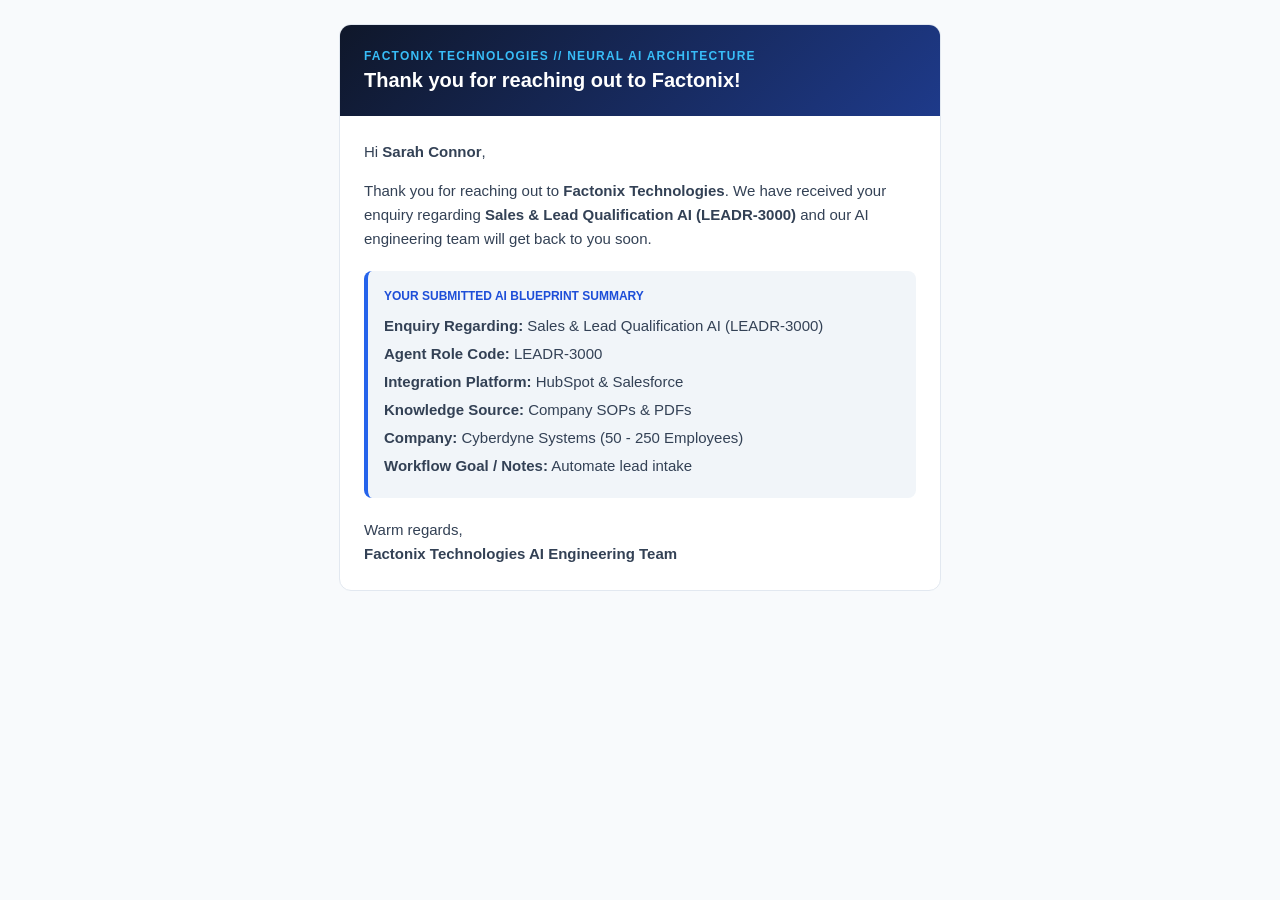
<file: submissions/last_confirmation_email.html>
<!DOCTYPE html>
<html lang="en">
<head>
    <meta charset="UTF-8">
    <title>Factonix Technologies Enquiry Confirmation</title>
</head>
<body style="margin:0;padding:24px;background-color:#f8fafc;font-family:Arial,sans-serif;color:#0f172a;">
    <div style="max-width:600px;margin:0 auto;background:#ffffff;border:1px solid #e2e8f0;border-radius:12px;overflow:hidden;">
        <div style="background:linear-gradient(135deg,#0f172a,#1e3a8a);padding:24px;color:#ffffff;">
            <div style="font-size:12px;letter-spacing:1.2px;text-transform:uppercase;color:#38bdf8;font-weight:bold;margin-bottom:6px;">
                FACTONIX TECHNOLOGIES // NEURAL AI ARCHITECTURE
            </div>
            <h2 style="margin:0;font-size:20px;color:#ffffff;">Thank you for reaching out to Factonix!</h2>
        </div>
        <div style="padding:24px;line-height:1.6;font-size:15px;color:#334155;">
            <p style="margin-top:0;">Hi <strong>Sarah Connor</strong>,</p>
            <p>Thank you for reaching out to <strong>Factonix Technologies</strong>. We have received your enquiry regarding <strong>Sales &amp; Lead Qualification AI (LEADR-3000)</strong> and our AI engineering team will get back to you soon.</p>
            <div style="background:#f1f5f9;border-left:4px solid #2563eb;padding:16px;border-radius:8px;margin:20px 0;">
                <div style="font-size:12px;font-weight:bold;text-transform:uppercase;color:#1d4ed8;margin-bottom:8px;">Your Submitted AI Blueprint Summary</div>
                <p style="margin:4px 0;"><strong>Enquiry Regarding:</strong> Sales &amp; Lead Qualification AI (LEADR-3000)</p>
                <p style="margin:4px 0;"><strong>Agent Role Code:</strong> LEADR-3000</p>
                <p style="margin:4px 0;"><strong>Integration Platform:</strong> HubSpot &amp; Salesforce</p>
                <p style="margin:4px 0;"><strong>Knowledge Source:</strong> Company SOPs &amp; PDFs</p>
                <p style="margin:4px 0;"><strong>Company:</strong> Cyberdyne Systems (50 - 250 Employees)</p>
                <p style="margin:4px 0;"><strong>Workflow Goal / Notes:</strong> Automate lead intake</p>
            </div>
            <p style="margin-bottom:0;">Warm regards,<br><strong>Factonix Technologies AI Engineering Team</strong></p>
        </div>
    </div>
</body>
</html>
</file>
